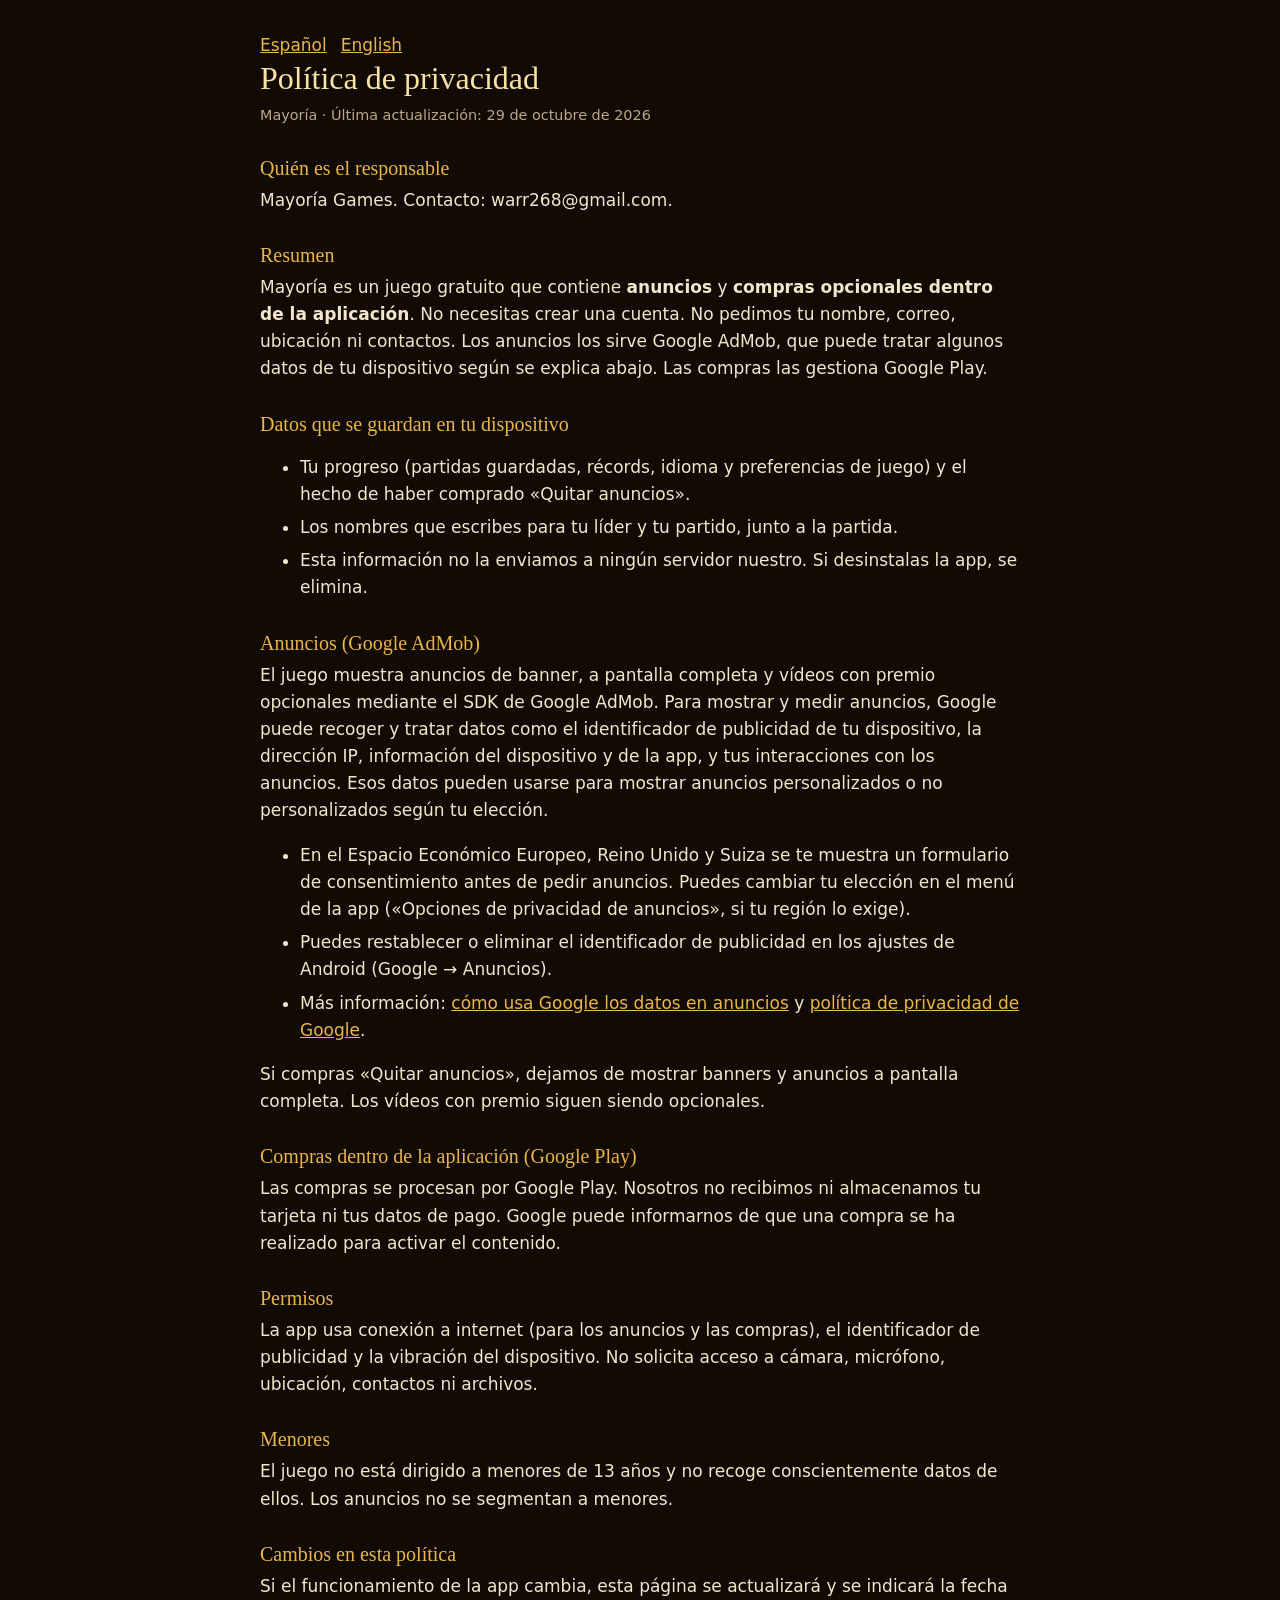
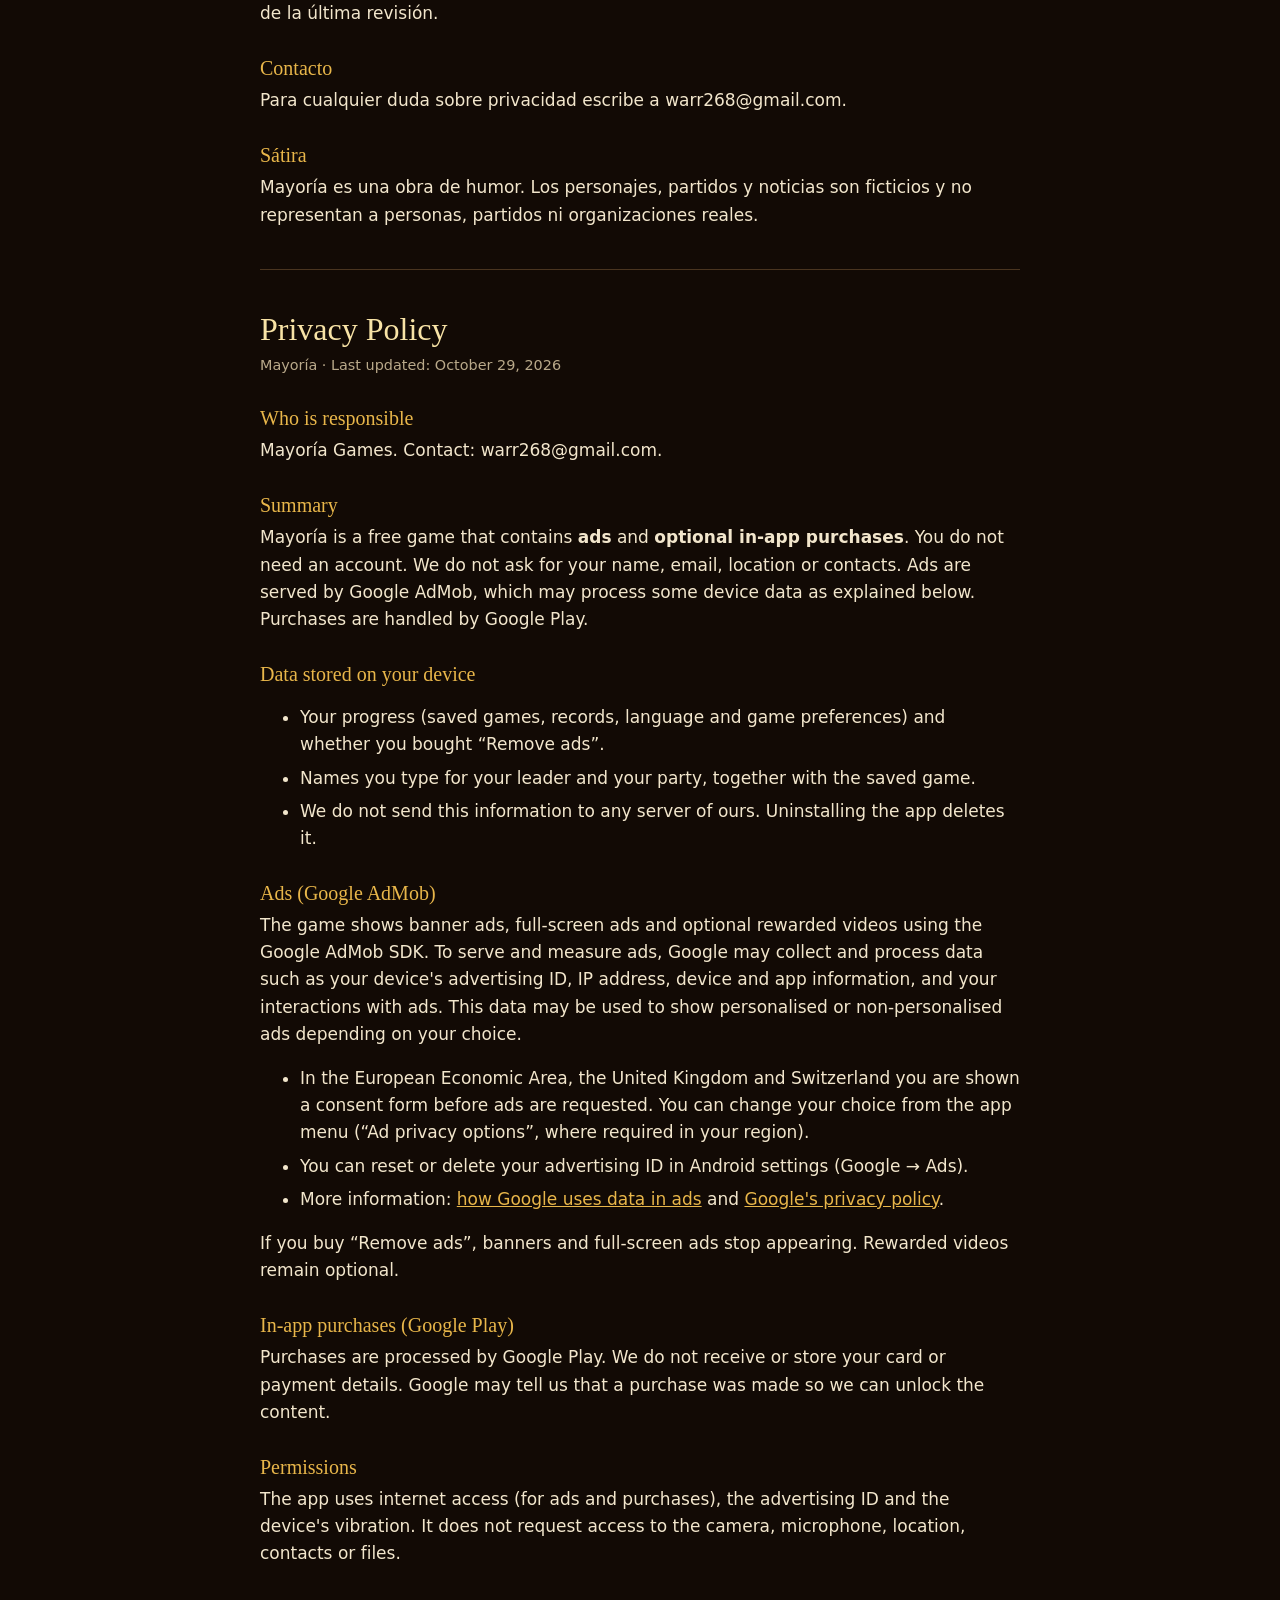
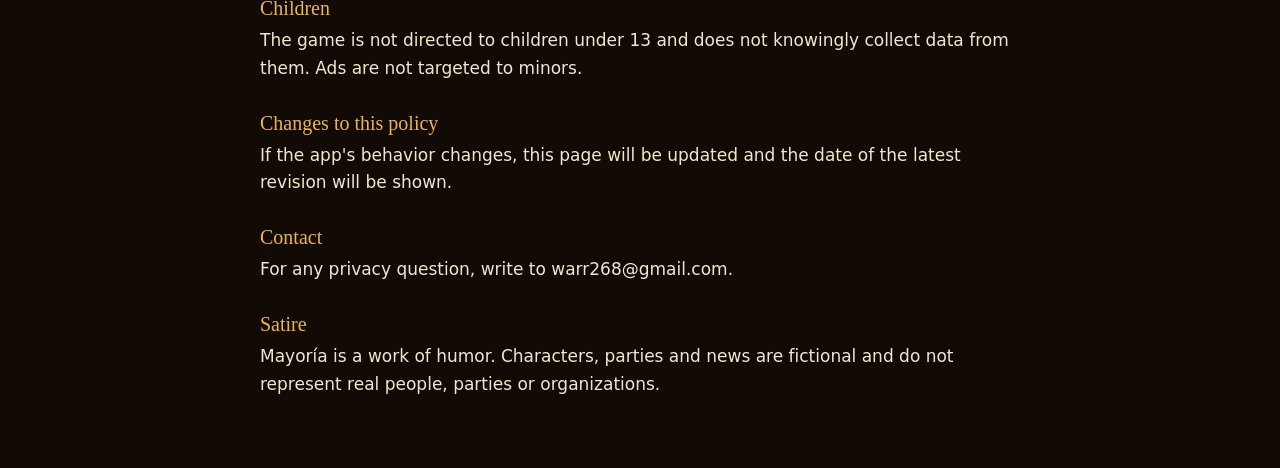
<file: index.html>
<!doctype html>
<html lang="es">
<head>
<meta charset="utf-8">
<meta name="viewport" content="width=device-width,initial-scale=1">
<title>Política de privacidad · Mayoría</title>
<style>
 body{margin:0;background:#120A05;color:#F2E6CC;font:17px/1.6 system-ui,-apple-system,"Segoe UI",Roboto,sans-serif}
 main{max-width:760px;margin:0 auto;padding:32px 20px 64px}
 h1{font:400 2rem/1.2 Georgia,serif;color:#F8E3A6;margin:0 0 4px}
 h2{font:400 1.25rem/1.3 Georgia,serif;color:#E8B64A;margin:28px 0 6px}
 p,li{margin:6px 0}
 a{color:#E8B64A}
 .m{color:#B9A98A;font-size:.9rem}
 hr{border:0;border-top:1px solid #4a3520;margin:40px 0}
 nav a{margin-right:14px}
</style>
</head>
<body>
<main>
<nav><a href="#es">Español</a><a href="#en">English</a></nav>

<section id="es">
<h1>Política de privacidad</h1>
<p class="m">Mayoría · Última actualización: 29 de octubre de 2026</p>

<h2>Quién es el responsable</h2>
<p>Mayoría Games. Contacto: warr268@gmail.com.</p>

<h2>Resumen</h2>
<p>Mayoría es un juego gratuito que contiene <b>anuncios</b> y <b>compras opcionales dentro de la aplicación</b>. No necesitas crear una cuenta. No pedimos tu nombre, correo, ubicación ni contactos. Los anuncios los sirve Google AdMob, que puede tratar algunos datos de tu dispositivo según se explica abajo. Las compras las gestiona Google Play.</p>

<h2>Datos que se guardan en tu dispositivo</h2>
<ul>
<li>Tu progreso (partidas guardadas, récords, idioma y preferencias de juego) y el hecho de haber comprado «Quitar anuncios».</li>
<li>Los nombres que escribes para tu líder y tu partido, junto a la partida.</li>
<li>Esta información no la enviamos a ningún servidor nuestro. Si desinstalas la app, se elimina.</li>
</ul>

<h2>Anuncios (Google AdMob)</h2>
<p>El juego muestra anuncios de banner, a pantalla completa y vídeos con premio opcionales mediante el SDK de Google AdMob. Para mostrar y medir anuncios, Google puede recoger y tratar datos como el identificador de publicidad de tu dispositivo, la dirección IP, información del dispositivo y de la app, y tus interacciones con los anuncios. Esos datos pueden usarse para mostrar anuncios personalizados o no personalizados según tu elección.</p>
<ul>
<li>En el Espacio Económico Europeo, Reino Unido y Suiza se te muestra un formulario de consentimiento antes de pedir anuncios. Puedes cambiar tu elección en el menú de la app («Opciones de privacidad de anuncios», si tu región lo exige).</li>
<li>Puedes restablecer o eliminar el identificador de publicidad en los ajustes de Android (Google → Anuncios).</li>
<li>Más información: <a href="https://policies.google.com/technologies/ads">cómo usa Google los datos en anuncios</a> y <a href="https://policies.google.com/privacy">política de privacidad de Google</a>.</li>
</ul>
<p>Si compras «Quitar anuncios», dejamos de mostrar banners y anuncios a pantalla completa. Los vídeos con premio siguen siendo opcionales.</p>

<h2>Compras dentro de la aplicación (Google Play)</h2>
<p>Las compras se procesan por Google Play. Nosotros no recibimos ni almacenamos tu tarjeta ni tus datos de pago. Google puede informarnos de que una compra se ha realizado para activar el contenido.</p>

<h2>Permisos</h2>
<p>La app usa conexión a internet (para los anuncios y las compras), el identificador de publicidad y la vibración del dispositivo. No solicita acceso a cámara, micrófono, ubicación, contactos ni archivos.</p>

<h2>Menores</h2>
<p>El juego no está dirigido a menores de 13 años y no recoge conscientemente datos de ellos. Los anuncios no se segmentan a menores.</p>

<h2>Cambios en esta política</h2>
<p>Si el funcionamiento de la app cambia, esta página se actualizará y se indicará la fecha de la última revisión.</p>

<h2>Contacto</h2>
<p>Para cualquier duda sobre privacidad escribe a warr268@gmail.com.</p>

<h2>Sátira</h2>
<p>Mayoría es una obra de humor. Los personajes, partidos y noticias son ficticios y no representan a personas, partidos ni organizaciones reales.</p>
</section>

<hr>

<section id="en">
<h1>Privacy Policy</h1>
<p class="m">Mayoría · Last updated: October 29, 2026</p>

<h2>Who is responsible</h2>
<p>Mayoría Games. Contact: warr268@gmail.com.</p>

<h2>Summary</h2>
<p>Mayoría is a free game that contains <b>ads</b> and <b>optional in-app purchases</b>. You do not need an account. We do not ask for your name, email, location or contacts. Ads are served by Google AdMob, which may process some device data as explained below. Purchases are handled by Google Play.</p>

<h2>Data stored on your device</h2>
<ul>
<li>Your progress (saved games, records, language and game preferences) and whether you bought “Remove ads”.</li>
<li>Names you type for your leader and your party, together with the saved game.</li>
<li>We do not send this information to any server of ours. Uninstalling the app deletes it.</li>
</ul>

<h2>Ads (Google AdMob)</h2>
<p>The game shows banner ads, full-screen ads and optional rewarded videos using the Google AdMob SDK. To serve and measure ads, Google may collect and process data such as your device's advertising ID, IP address, device and app information, and your interactions with ads. This data may be used to show personalised or non-personalised ads depending on your choice.</p>
<ul>
<li>In the European Economic Area, the United Kingdom and Switzerland you are shown a consent form before ads are requested. You can change your choice from the app menu (“Ad privacy options”, where required in your region).</li>
<li>You can reset or delete your advertising ID in Android settings (Google → Ads).</li>
<li>More information: <a href="https://policies.google.com/technologies/ads">how Google uses data in ads</a> and <a href="https://policies.google.com/privacy">Google's privacy policy</a>.</li>
</ul>
<p>If you buy “Remove ads”, banners and full-screen ads stop appearing. Rewarded videos remain optional.</p>

<h2>In-app purchases (Google Play)</h2>
<p>Purchases are processed by Google Play. We do not receive or store your card or payment details. Google may tell us that a purchase was made so we can unlock the content.</p>

<h2>Permissions</h2>
<p>The app uses internet access (for ads and purchases), the advertising ID and the device's vibration. It does not request access to the camera, microphone, location, contacts or files.</p>

<h2>Children</h2>
<p>The game is not directed to children under 13 and does not knowingly collect data from them. Ads are not targeted to minors.</p>

<h2>Changes to this policy</h2>
<p>If the app's behavior changes, this page will be updated and the date of the latest revision will be shown.</p>

<h2>Contact</h2>
<p>For any privacy question, write to warr268@gmail.com.</p>

<h2>Satire</h2>
<p>Mayoría is a work of humor. Characters, parties and news are fictional and do not represent real people, parties or organizations.</p>
</section>
</main>
</body>
</html>
</file>
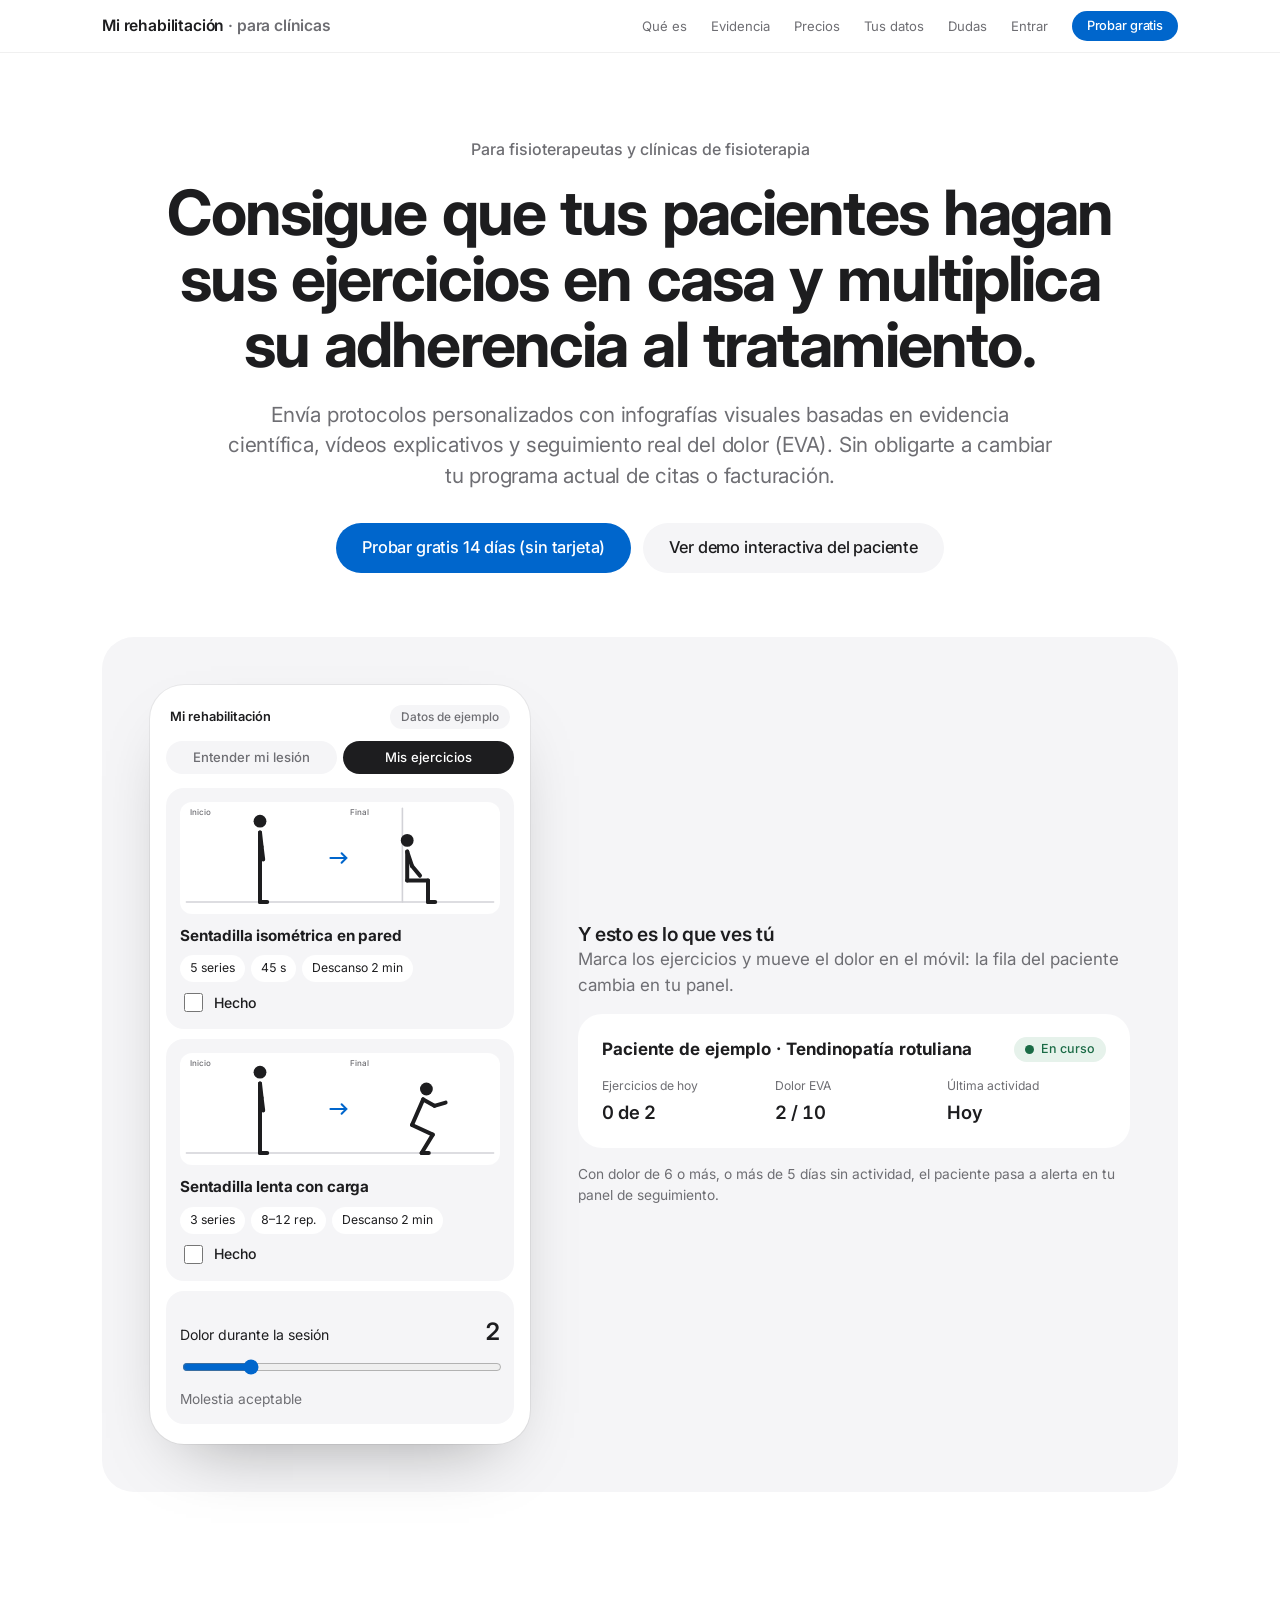
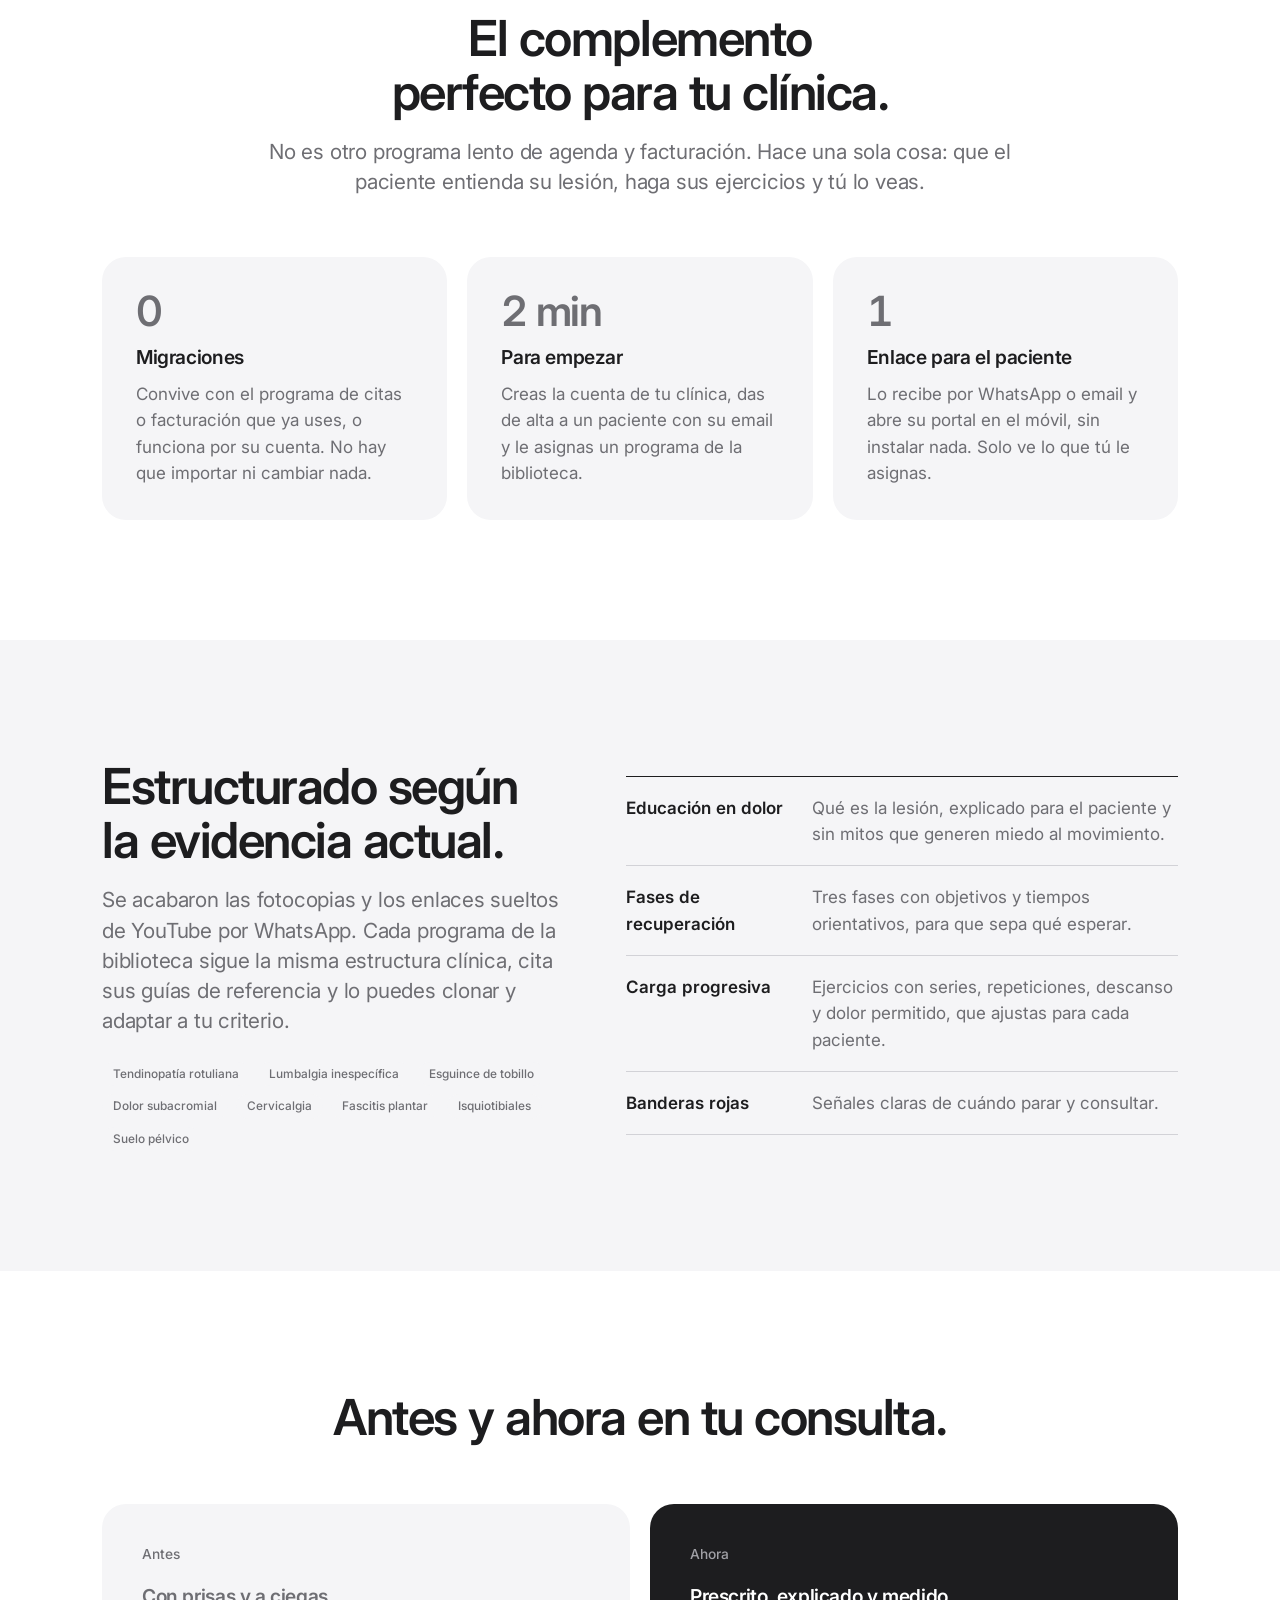
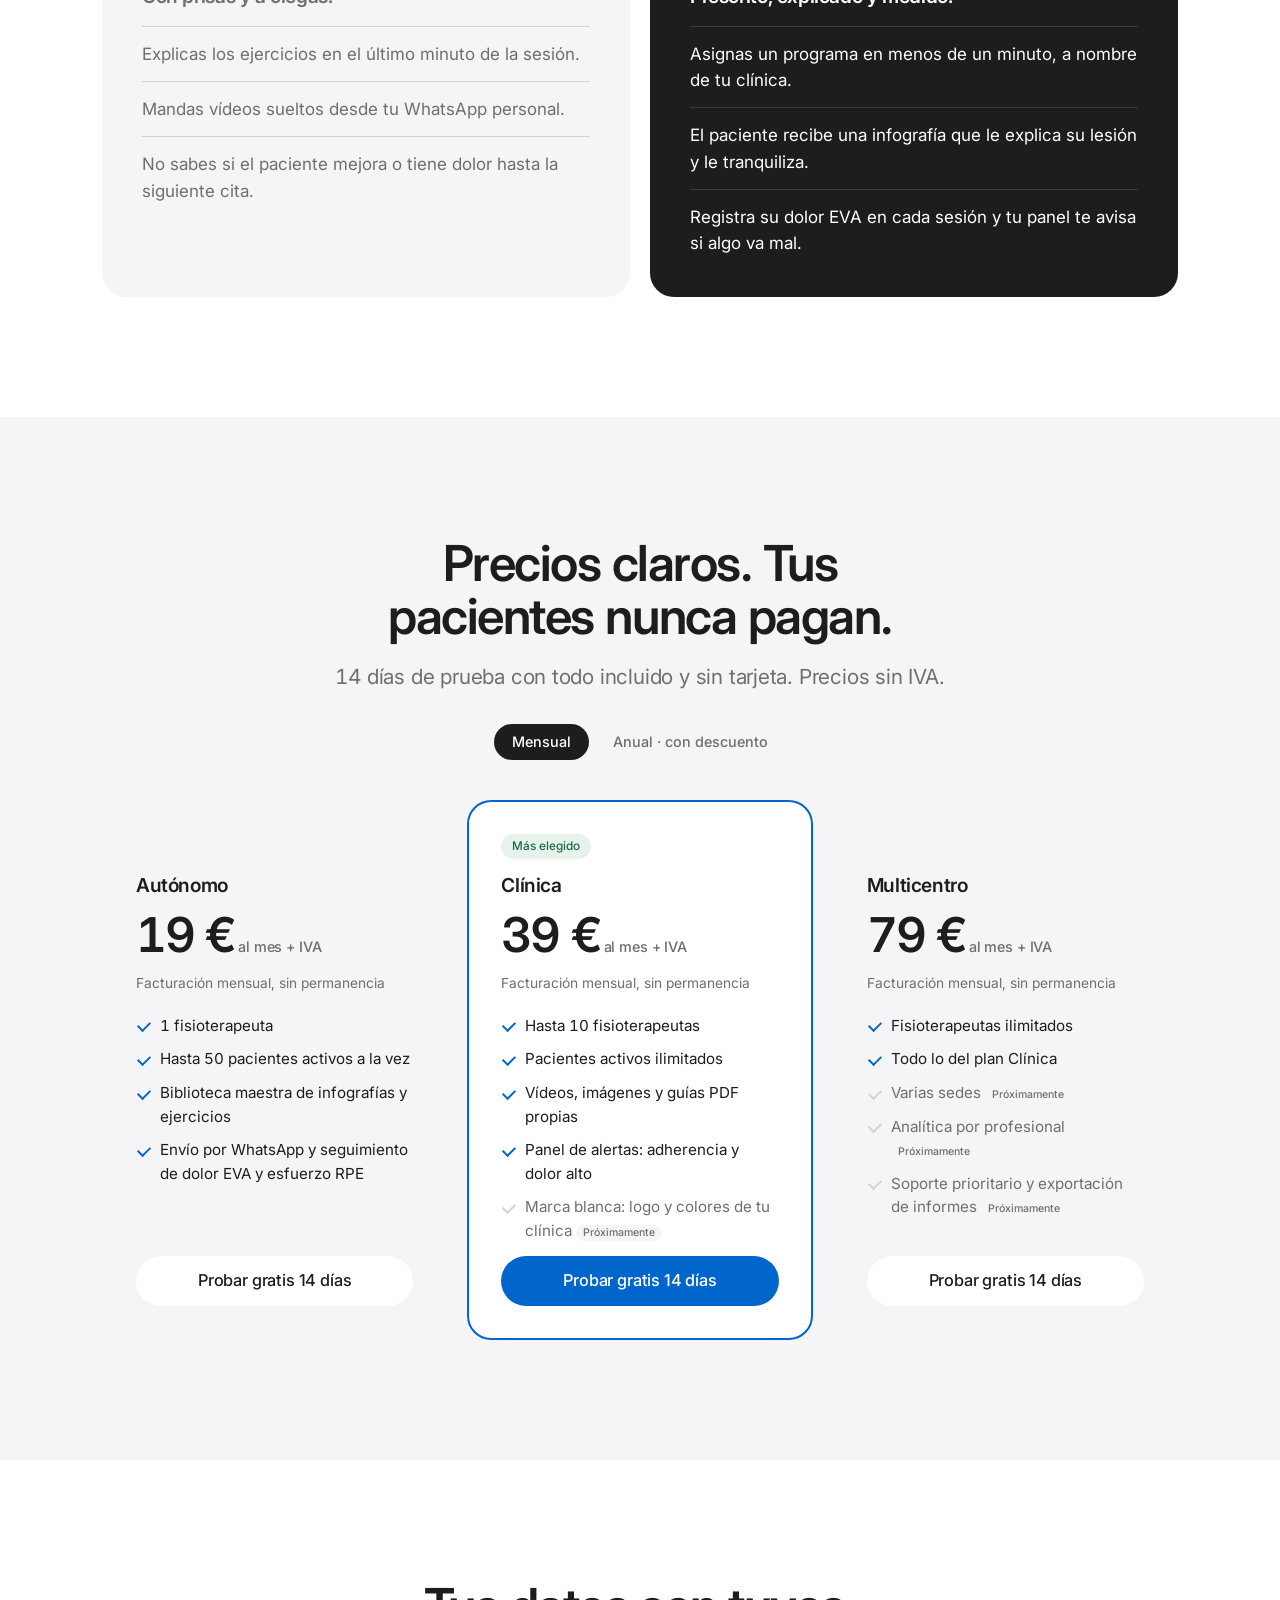
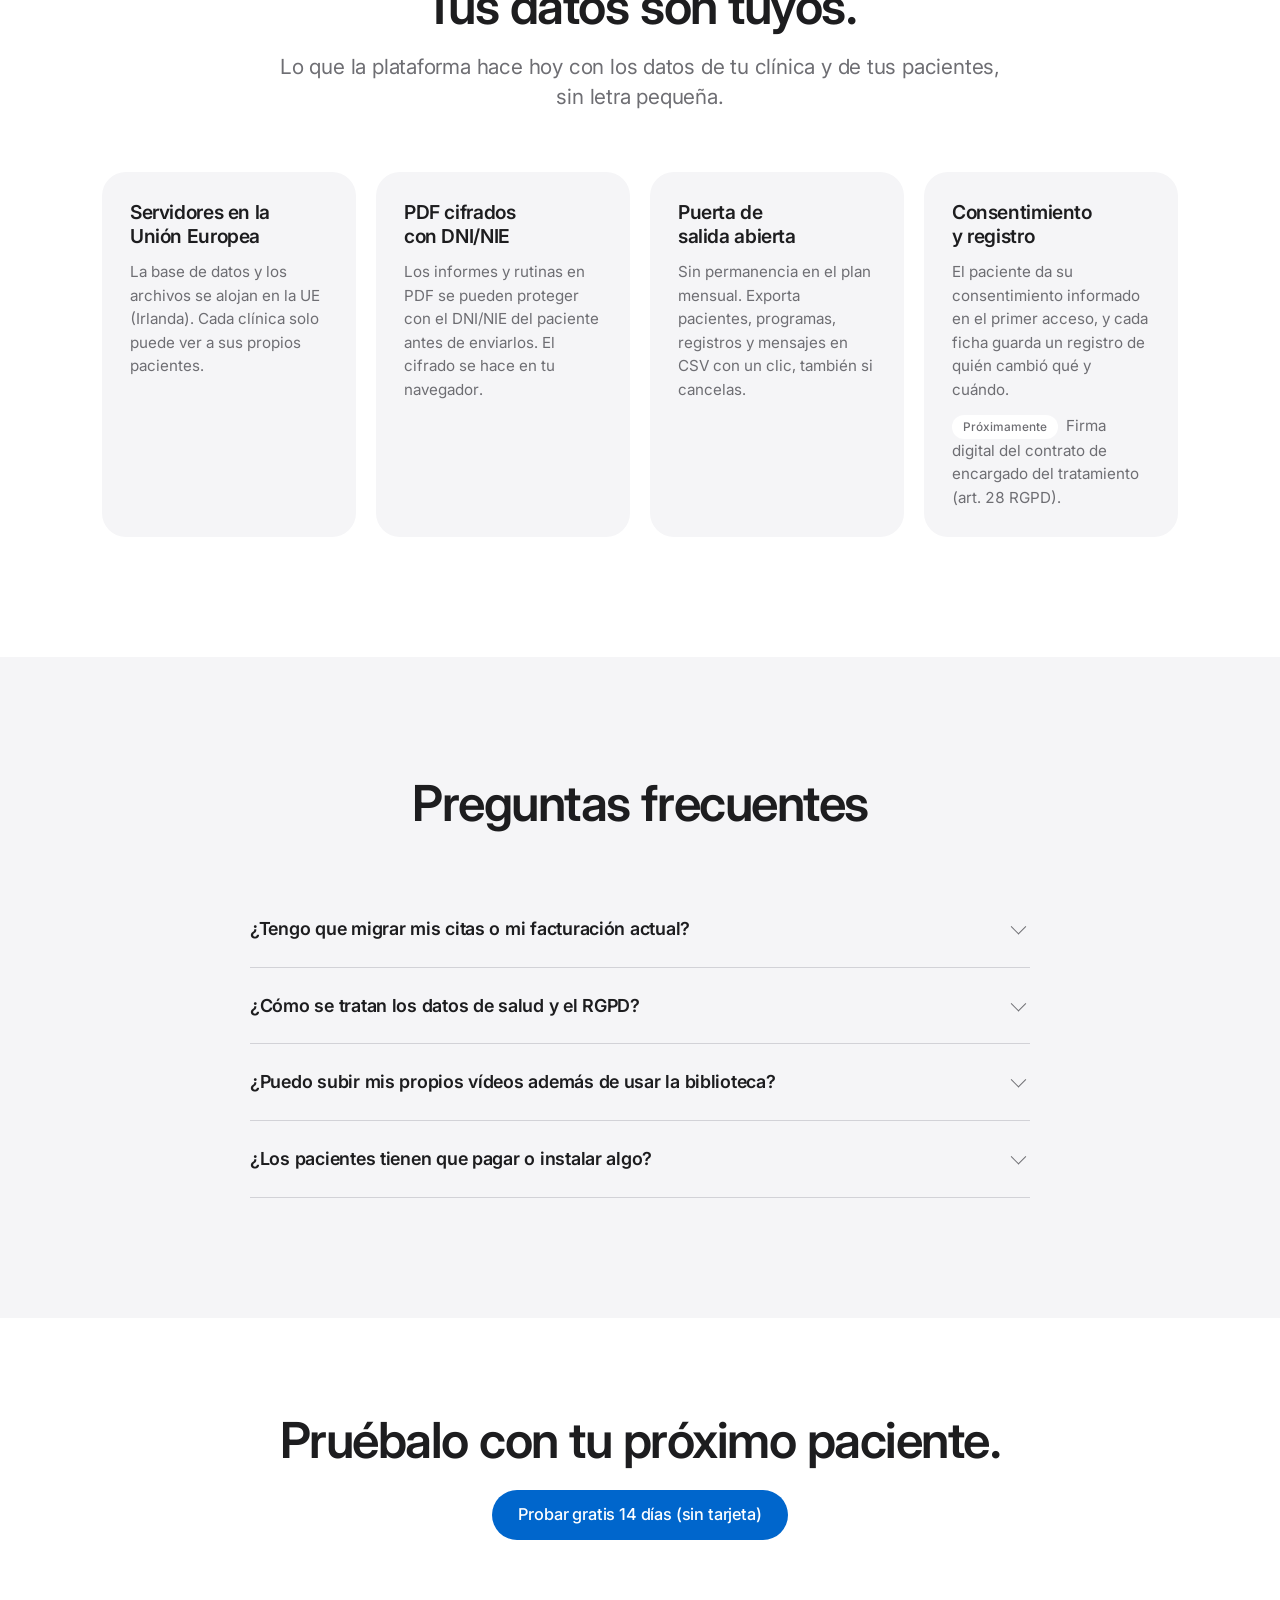
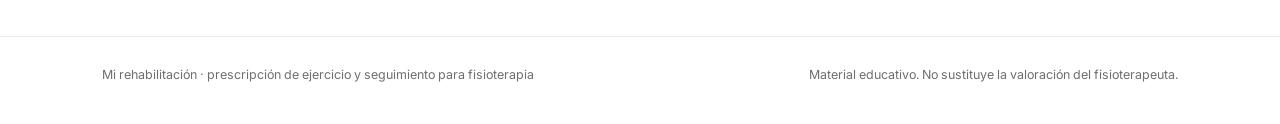
<file: consulta-fisio/index.html>
<!doctype html>
<html lang="es">
<head>
<meta charset="utf-8">
<meta name="viewport" content="width=device-width,initial-scale=1,viewport-fit=cover">
<title>Mi rehabilitación para clínicas</title>
<meta name="claude:viewport-fit-sides" content="cover">
<meta name="description" content="Prescripción de ejercicio, infografías educativas y seguimiento del dolor para clínicas de fisioterapia. Convive con tu programa de citas.">
<link rel="stylesheet" href="https://fonts.googleapis.com/css2?family=Inter:wght@400;500;600;700&display=swap">
<style>
/* Layout: lujo clínico limpio, el mismo sistema que la aplicación. Hero centrado; la demo (móvil del paciente + panel del fisio)
   es la "foto de producto"; bandas blanco / gris sin bordes duros. Aspecto único en claro, por decisión de diseño. */
:root{
  color-scheme:light;
  --white:#FFFFFF; --grey:#F5F5F7; --ink:#1D1D1F; --muted:#6E6E73; --hair:#D2D2D7; --hair-soft:#E8E8ED;
  --accent:#0066CC; --accent-press:#0055AD; --on-accent:#FFFFFF; --tint:#E3EEFA;
  --ok:#1B6B46; --ok-bg:#E6F2EB; --bad:#A83A32; --bad-bg:#F8E9E7; --warn:#7A5B12; --warn-bg:#F6EFD9;
  --font:"Inter",-apple-system,BlinkMacSystemFont,"Helvetica Neue","Segoe UI",Arial,sans-serif;
  --ease:cubic-bezier(0.16,1,0.3,1);
  --r:24px;
}
*{box-sizing:border-box}
html{scroll-behavior:smooth}
body{margin:0;background:var(--white);color:var(--ink);font:400 17px/1.55 var(--font);-webkit-font-smoothing:antialiased;font-variant-numeric:tabular-nums}
body::before{content:"";position:fixed;inset:0 0 auto;height:env(safe-area-inset-top,0px);z-index:10;background:var(--white)}
.wrap{max-width:1120px;margin:0 auto;padding-left:max(22px,env(safe-area-inset-left,0px));padding-right:max(22px,env(safe-area-inset-right,0px))}
h1,h2,h3,p{margin:0}
h1,h2,h3{text-wrap:balance}
h1{font-size:clamp(2.1rem,5vw,3.9rem);line-height:1.06;letter-spacing:-.03em;font-weight:700}
h2{font-size:clamp(1.9rem,4.2vw,3.1rem);line-height:1.08;letter-spacing:-.03em;font-weight:600}
h3{font-size:1.2rem;line-height:1.25;letter-spacing:-.02em;font-weight:600}
a{color:inherit}
.muted{color:var(--muted)}
.small{font-size:.86rem}
.sub{font-size:clamp(1.05rem,1.8vw,1.3rem);line-height:1.45;color:var(--muted);letter-spacing:-.01em}
:focus-visible{outline:2px solid var(--accent);outline-offset:3px;border-radius:6px}

.nav{position:sticky;top:env(safe-area-inset-top,0px);z-index:9;background:rgba(255,255,255,.72);-webkit-backdrop-filter:saturate(180%) blur(20px);backdrop-filter:saturate(180%) blur(20px);border-bottom:1px solid rgba(0,0,0,.06)}
.nav .wrap{display:flex;align-items:center;justify-content:space-between;gap:16px;min-height:52px}
.brand{font-weight:600;font-size:.98rem;letter-spacing:-.01em;text-decoration:none;white-space:nowrap}
.nav nav{display:flex;align-items:center;gap:24px;font-size:.82rem}
.nav nav a{text-decoration:none;color:var(--muted);transition:color .3s var(--ease)}
.nav nav a:hover{color:var(--ink)}
@media (max-width:860px){.nav nav a.l{display:none}}

.pill,.ghost{display:inline-flex;align-items:center;justify-content:center;border-radius:999px;font:500 1.02rem/1.1 var(--font);letter-spacing:-.01em;text-decoration:none;padding:16px 26px;border:0;cursor:pointer;transition:background .4s var(--ease),transform .4s var(--ease);text-align:center}
.pill{background:var(--accent);color:var(--on-accent)}
.nav nav a.pill{color:var(--on-accent);padding:8px 15px;font-size:.8rem}
.pill:hover{background:var(--accent-press)}
.ghost{background:var(--grey);color:var(--ink)}
.ghost:hover{background:var(--hair-soft)}
.chip{display:inline-block;border-radius:999px;font:500 .74rem/1.2 var(--font);padding:5px 11px;background:var(--grey);color:var(--muted)}
.chip.ok{background:var(--ok-bg);color:var(--ok)}
.sem{display:inline-flex;align-items:center;gap:7px;border-radius:999px;padding:5px 11px;font:500 .78rem/1.2 var(--font);white-space:nowrap}
.sem i{width:9px;height:9px;border-radius:50%;background:currentColor}
.sem.green{background:var(--ok-bg);color:var(--ok)}.sem.amber{background:var(--warn-bg);color:var(--warn)}.sem.red{background:var(--bad-bg);color:var(--bad)}

.hero{text-align:center;padding-block:84px 0}
.hero .kicker{font-size:1rem;font-weight:500;color:var(--muted);margin-bottom:18px}
.hero h1{max-width:19em;margin:0 auto 22px}
.hero .sub{max-width:40em;margin:0 auto 32px}
.cta{display:flex;flex-wrap:wrap;gap:12px;justify-content:center;align-items:center}
@media (max-width:760px){.hero{padding-top:52px}}

/* demo: móvil del paciente + lo que ve el fisio */
.stage{margin-top:64px;background:var(--grey);border-radius:32px;padding:48px;text-align:left;display:grid;grid-template-columns:minmax(0,380px) minmax(0,1fr);gap:48px;align-items:center}
@media (max-width:900px){.stage{grid-template-columns:minmax(0,1fr);padding:18px 14px 26px;border-radius:24px;gap:26px;margin-top:44px}}
.phone{background:var(--white);border-radius:34px;box-shadow:0 30px 70px -36px rgba(0,0,0,.4),0 0 0 1px rgba(0,0,0,.06);padding:18px 16px 20px;min-width:0;max-width:380px;width:100%;margin:0 auto}
.phone .bar{display:flex;justify-content:space-between;align-items:center;font-size:.8rem;font-weight:600;padding:2px 4px 12px}
.ptabs{display:flex;gap:6px;margin-bottom:14px}
.ptabs button{flex:1;appearance:none;border:0;border-radius:999px;background:var(--grey);color:var(--muted);font:500 .82rem/1 var(--font);padding:10px 8px;cursor:pointer;transition:background .4s var(--ease),color .4s var(--ease)}
.ptabs button[aria-selected="true"]{background:var(--ink);color:var(--white)}
.pcard{background:var(--grey);border-radius:18px;padding:14px;margin-top:10px;font-size:.88rem}
.pcard h4{margin:0 0 4px;font-size:.95rem;letter-spacing:-.01em}
.pcard.flag{background:var(--bad-bg)}.pcard.flag h4{color:var(--bad)}
.phases{display:grid;grid-template-columns:repeat(3,minmax(0,1fr));gap:6px;margin-top:10px}
.phases div{background:var(--white);border-radius:12px;padding:9px 8px;font-size:.72rem;border-top:3px solid var(--accent);min-width:0}
.phases b{display:block;font-size:.76rem}
.fig{background:var(--white);border-radius:12px;margin-bottom:10px}
.fig svg{display:block;width:100%;height:auto}
.fig .limb{stroke:var(--ink);stroke-width:5;stroke-linecap:round}.fig .head{fill:var(--ink)}
.fig .floor{stroke:var(--hair);stroke-width:2;stroke-linecap:round}.fig .arr{stroke:var(--accent);stroke-width:2.5;stroke-linecap:round;fill:none}.fig .cap{font:500 10px var(--font);fill:var(--muted)}
.dose{display:flex;flex-wrap:wrap;gap:6px;margin:8px 0}
.dose span{background:var(--white);border-radius:999px;padding:4px 10px;font-size:.76rem}
.done{display:flex;align-items:center;gap:8px;font-weight:500;cursor:pointer}
input[type=checkbox]{width:19px;height:19px;accent-color:var(--accent)}
.slide{display:flex;flex-direction:column;gap:2px;margin-top:8px}
.slide .top{display:flex;justify-content:space-between;align-items:baseline}
.slide output{font-size:1.5rem;font-weight:600;letter-spacing:-.03em}
input[type=range]{width:100%;height:30px;accent-color:var(--accent)}
.fisio{min-width:0;display:flex;flex-direction:column;gap:16px}
.row{background:var(--white);border-radius:var(--r);padding:22px 24px;display:grid;grid-template-columns:repeat(3,minmax(0,1fr));gap:14px;align-items:center}
.row .who{grid-column:1/-1;display:flex;justify-content:space-between;align-items:center;gap:10px;flex-wrap:wrap}
.row dt{font-size:.76rem;color:var(--muted)}.row dd{margin:2px 0 0;font-weight:600;font-size:1.15rem;letter-spacing:-.02em}
dl{margin:0}
@keyframes bump{from{transform:translateY(5px);opacity:.2}to{transform:none;opacity:1}}
.bump{animation:bump .6s var(--ease)}

section{padding-block:120px}
.grey{background:var(--grey)}
.head{text-align:center;max-width:44em;margin:0 auto 60px;display:flex;flex-direction:column;gap:18px}
@media (max-width:760px){section{padding-block:80px}.head{margin-bottom:40px}}
.three{display:grid;grid-template-columns:repeat(3,minmax(0,1fr));gap:20px}
@media (max-width:860px){.three{grid-template-columns:minmax(0,1fr)}}
.four{display:grid;grid-template-columns:repeat(4,minmax(0,1fr));gap:20px}
@media (max-width:1000px){.four{grid-template-columns:repeat(2,minmax(0,1fr))}}
@media (max-width:560px){.four{grid-template-columns:minmax(0,1fr)}}
.four .card{padding:28px}
.four .card p{font-size:.95rem}
.four .card .chip{background:var(--white);margin-right:4px}
.card{background:var(--grey);border-radius:var(--r);padding:34px;min-width:0;display:flex;flex-direction:column;gap:12px;transition:transform .6s var(--ease)}
.card:hover{transform:scale(1.015)}
.grey .card{background:var(--white)}
.card p{color:var(--muted)}
.card .fignum{font-size:2.6rem;line-height:1;font-weight:600;letter-spacing:-.04em}
.split{display:grid;grid-template-columns:minmax(0,5fr) minmax(0,6fr);gap:64px;align-items:center}
@media (max-width:900px){.split{grid-template-columns:minmax(0,1fr);gap:36px}}
.split .head{text-align:left;margin:0}
.kv{list-style:none;margin:0;padding:0;border-top:1px solid var(--ink)}
.kv li{display:grid;grid-template-columns:minmax(0,10em) minmax(0,1fr);gap:16px;padding:18px 0;border-bottom:1px solid var(--hair)}
.kv b{font-weight:600}.kv span{color:var(--muted)}
@media (max-width:560px){.kv li{grid-template-columns:minmax(0,1fr);gap:4px}}
.tags{display:flex;flex-wrap:wrap;gap:8px;margin-top:8px}
.vs{display:grid;grid-template-columns:repeat(2,minmax(0,1fr));gap:20px}
@media (max-width:760px){.vs{grid-template-columns:minmax(0,1fr)}}
.vs article{border-radius:var(--r);padding:40px;min-width:0;display:flex;flex-direction:column;gap:18px}
.vs .before{background:var(--grey);color:var(--muted)}
.vs .now{background:var(--ink);color:var(--white)}
.vs ul{margin:0;padding:0;list-style:none;display:flex;flex-direction:column;gap:14px}
.vs li{padding-top:14px;border-top:1px solid var(--hair)}
.vs .now li{border-top-color:#3A3A3C}
.vs .now .lab{color:#A1A1A6}
.lab{font-size:.86rem;font-weight:500}

.toggle{display:flex;gap:6px;justify-content:center;margin:-28px 0 40px}
.toggle button{appearance:none;border:0;border-radius:999px;background:var(--grey);color:var(--muted);font:500 .9rem/1 var(--font);padding:11px 18px;cursor:pointer;transition:background .4s var(--ease),color .4s var(--ease)}
.toggle button[aria-pressed="true"]{background:var(--ink);color:var(--white)}
.plans{display:grid;grid-template-columns:repeat(3,minmax(0,1fr));gap:20px;align-items:stretch}
@media (max-width:900px){.plans{grid-template-columns:minmax(0,1fr)}}
.plan{background:var(--grey);border-radius:var(--r);padding:34px;display:flex;flex-direction:column;gap:14px;min-width:0}
.plan.best{background:var(--white);box-shadow:inset 0 0 0 2px var(--accent)}
.plan .price{font-size:3rem;line-height:1;font-weight:600;letter-spacing:-.04em}
.plan .price small{font-size:.3em;font-weight:500;letter-spacing:-.01em;color:var(--muted)}
.plan ul{margin:6px 0 0;padding:0;list-style:none;display:flex;flex-direction:column;gap:10px;flex:1;font-size:.95rem}
.plan li{padding-left:24px;position:relative}
.plan li::before{content:"";position:absolute;left:2px;top:.5em;width:10px;height:6px;border-left:2px solid var(--accent);border-bottom:2px solid var(--accent);transform:rotate(-45deg)}
.plan li.soon{color:var(--muted)}.plan li.soon::before{border-color:var(--hair)}
.faq{max-width:780px;margin:0 auto}
details{border-bottom:1px solid var(--hair)}
summary{cursor:pointer;list-style:none;padding:24px 40px 24px 0;font-size:1.12rem;font-weight:600;letter-spacing:-.015em;position:relative}
summary::-webkit-details-marker{display:none}
summary::after{content:"";position:absolute;right:6px;top:50%;width:10px;height:10px;border-right:1.5px solid var(--muted);border-bottom:1.5px solid var(--muted);transform:translateY(-70%) rotate(45deg);transition:transform .5s var(--ease)}
details[open] summary::after{transform:translateY(-30%) rotate(-135deg)}
details p{padding:0 0 26px;color:var(--muted);max-width:60ch}
.final{text-align:center;display:flex;flex-direction:column;gap:22px;align-items:center}
footer{padding-block:28px 40px;font-size:.78rem;color:var(--muted);border-top:1px solid var(--hair-soft)}
footer .wrap{display:flex;flex-wrap:wrap;gap:8px 28px;justify-content:space-between}
@media (prefers-reduced-motion:reduce){*{transition:none!important;animation:none!important}html{scroll-behavior:auto}}
</style>

<header class="nav">
  <div class="wrap">
    <a class="brand" href="#inicio">Mi rehabilitación <span class="muted">· para clínicas</span></a>
    <nav>
      <a class="l" href="#complemento">Qué es</a>
      <a class="l" href="#evidencia">Evidencia</a>
      <a class="l" href="#precios">Precios</a>
      <a class="l" href="#datos">Tus datos</a>
      <a class="l" href="#dudas">Dudas</a>
      <a class="l" data-app="admin.html" href="#">Entrar</a>
      <a class="pill" data-app="admin.html" href="#">Probar gratis</a>
    </nav>
  </div>
</header>

<main id="inicio">
<div class="wrap hero">
  <p class="kicker">Para fisioterapeutas y clínicas de fisioterapia</p>
  <h1>Consigue que tus pacientes hagan sus ejercicios en casa y multiplica su adherencia al tratamiento.</h1>
  <p class="sub">Envía protocolos personalizados con infografías visuales basadas en evidencia científica, vídeos explicativos y seguimiento real del dolor (EVA). Sin obligarte a cambiar tu programa actual de citas o facturación.</p>
  <div class="cta">
    <a class="pill" data-app="admin.html" href="#">Probar gratis 14 días (sin tarjeta)</a>
    <a class="ghost" href="#demo">Ver demo interactiva del paciente</a>
  </div>

  <div class="stage" id="demo">
    <div class="phone" aria-label="Demostración del portal del paciente">
      <div class="bar"><span>Mi rehabilitación</span><span class="chip">Datos de ejemplo</span></div>
      <div class="ptabs" role="tablist" aria-label="Pestañas del programa">
        <button type="button" role="tab" id="pt-lesion" aria-controls="pp-lesion" aria-selected="false">Entender mi lesión</button>
        <button type="button" role="tab" id="pt-ej" aria-controls="pp-ej" aria-selected="true">Mis ejercicios</button>
      </div>
      <div id="pp-lesion" role="tabpanel" aria-labelledby="pt-lesion" hidden>
        <div class="pcard"><h4>Tendinopatía rotuliana</h4>Dolor justo debajo de la rótula cuando el tendón recibe más carga de la que tolera. No se cura con reposo: necesita carga bien dosificada.
          <div class="phases"><div><b>Fase 1</b>Control de síntomas</div><div><b>Fase 2</b>Fuerza base</div><div><b>Fase 3</b>Vuelta al salto</div></div></div>
        <div class="pcard flag"><h4>Cuándo parar y consultar</h4>Rodilla hinchada o caliente, dolor nocturno que no cede o un chasquido brusco.</div>
      </div>
      <div id="pp-ej" role="tabpanel" aria-labelledby="pt-ej">
        <div class="pcard"><div class="fig" id="fig-1"></div><h4>Sentadilla isométrica en pared</h4>
          <div class="dose"><span>5 series</span><span>45 s</span><span>Descanso 2 min</span></div>
          <label class="done"><input type="checkbox" id="d-ex1"> Hecho</label></div>
        <div class="pcard"><div class="fig" id="fig-2"></div><h4>Sentadilla lenta con carga</h4>
          <div class="dose"><span>3 series</span><span>8–12 rep.</span><span>Descanso 2 min</span></div>
          <label class="done"><input type="checkbox" id="d-ex2"> Hecho</label></div>
        <div class="pcard"><label class="slide" for="d-eva"><span class="top"><span>Dolor durante la sesión</span><output id="d-eva-out">2</output></span></label>
          <input type="range" id="d-eva" min="0" max="10" step="1" value="2" aria-label="Dolor de 0 a 10"><span class="small muted" id="d-eva-word">Molestia aceptable</span></div>
      </div>
    </div>

    <div class="fisio">
      <div><h3>Y esto es lo que ves tú</h3><p class="muted">Marca los ejercicios y mueve el dolor en el móvil: la fila del paciente cambia en tu panel.</p></div>
      <dl class="row" aria-live="polite">
        <div class="who"><b>Paciente de ejemplo · Tendinopatía rotuliana</b><span class="sem green" id="d-state"><i></i><span id="d-state-t">En curso</span></span></div>
        <div><dt>Ejercicios de hoy</dt><dd id="d-done">0 de 2</dd></div>
        <div><dt>Dolor EVA</dt><dd id="d-pain">2 / 10</dd></div>
        <div><dt>Última actividad</dt><dd>Hoy</dd></div>
      </dl>
      <p class="small muted">Con dolor de 6 o más, o más de 5 días sin actividad, el paciente pasa a alerta en tu panel de seguimiento.</p>
    </div>
  </div>
</div>

<section id="complemento">
  <div class="wrap">
    <div class="head">
      <h2>El complemento perfecto para tu clínica.</h2>
      <p class="sub">No es otro programa lento de agenda y facturación. Hace una sola cosa: que el paciente entienda su lesión, haga sus ejercicios y tú lo veas.</p>
    </div>
    <div class="three">
      <article class="card"><p class="fignum">0</p><h3>Migraciones</h3><p>Convive con el programa de citas o facturación que ya uses, o funciona por su cuenta. No hay que importar ni cambiar nada.</p></article>
      <article class="card"><p class="fignum">2 min</p><h3>Para empezar</h3><p>Creas la cuenta de tu clínica, das de alta a un paciente con su email y le asignas un programa de la biblioteca.</p></article>
      <article class="card"><p class="fignum">1</p><h3>Enlace para el paciente</h3><p>Lo recibe por WhatsApp o email y abre su portal en el móvil, sin instalar nada. Solo ve lo que tú le asignas.</p></article>
    </div>
  </div>
</section>

<section class="grey" id="evidencia">
  <div class="wrap split">
    <div class="head">
      <h2>Estructurado según la evidencia actual.</h2>
      <p class="sub">Se acabaron las fotocopias y los enlaces sueltos de YouTube por WhatsApp. Cada programa de la biblioteca sigue la misma estructura clínica, cita sus guías de referencia y lo puedes clonar y adaptar a tu criterio.</p>
      <div class="tags"><span class="chip">Tendinopatía rotuliana</span><span class="chip">Lumbalgia inespecífica</span><span class="chip">Esguince de tobillo</span><span class="chip">Dolor subacromial</span><span class="chip">Cervicalgia</span><span class="chip">Fascitis plantar</span><span class="chip">Isquiotibiales</span><span class="chip">Suelo pélvico</span></div>
    </div>
    <ul class="kv">
      <li><b>Educación en dolor</b><span>Qué es la lesión, explicado para el paciente y sin mitos que generen miedo al movimiento.</span></li>
      <li><b>Fases de recuperación</b><span>Tres fases con objetivos y tiempos orientativos, para que sepa qué esperar.</span></li>
      <li><b>Carga progresiva</b><span>Ejercicios con series, repeticiones, descanso y dolor permitido, que ajustas para cada paciente.</span></li>
      <li><b>Banderas rojas</b><span>Señales claras de cuándo parar y consultar.</span></li>
    </ul>
  </div>
</section>

<section id="antes-ahora">
  <div class="wrap">
    <div class="head"><h2>Antes y ahora en tu consulta.</h2></div>
    <div class="vs">
      <article class="before"><p class="lab">Antes</p><h3>Con prisas y a ciegas.</h3>
        <ul><li>Explicas los ejercicios en el último minuto de la sesión.</li><li>Mandas vídeos sueltos desde tu WhatsApp personal.</li><li>No sabes si el paciente mejora o tiene dolor hasta la siguiente cita.</li></ul></article>
      <article class="now"><p class="lab">Ahora</p><h3>Prescrito, explicado y medido.</h3>
        <ul><li>Asignas un programa en menos de un minuto, a nombre de tu clínica.</li><li>El paciente recibe una infografía que le explica su lesión y le tranquiliza.</li><li>Registra su dolor EVA en cada sesión y tu panel te avisa si algo va mal.</li></ul></article>
    </div>
  </div>
</section>

<section class="grey" id="precios">
  <div class="wrap">
    <div class="head"><h2>Precios claros. Tus pacientes nunca pagan.</h2><p class="sub">14 días de prueba con todo incluido y sin tarjeta. Precios sin IVA.</p></div>
    <div class="toggle" role="group" aria-label="Periodo de facturación">
      <button type="button" id="per-m" aria-pressed="true">Mensual</button>
      <button type="button" id="per-y" aria-pressed="false">Anual · con descuento</button>
    </div>
    <div class="plans" id="plans"></div>
  </div>
</section>

<section id="datos">
  <div class="wrap">
    <div class="head">
      <h2>Tus datos son tuyos.</h2>
      <p class="sub">Lo que la plataforma hace hoy con los datos de tu clínica y de tus pacientes, sin letra pequeña.</p>
    </div>
    <div class="four">
      <article class="card"><h3>Servidores en la Unión Europea</h3><p>La base de datos y los archivos se alojan en la UE (Irlanda). Cada clínica solo puede ver a sus propios pacientes.</p></article>
      <article class="card"><h3>PDF cifrados con DNI/NIE</h3><p>Los informes y rutinas en PDF se pueden proteger con el DNI/NIE del paciente antes de enviarlos. El cifrado se hace en tu navegador.</p></article>
      <article class="card"><h3>Puerta de salida abierta</h3><p>Sin permanencia en el plan mensual. Exporta pacientes, programas, registros y mensajes en CSV con un clic, también si cancelas.</p></article>
      <article class="card"><h3>Consentimiento y registro</h3><p>El paciente da su consentimiento informado en el primer acceso, y cada ficha guarda un registro de quién cambió qué y cuándo.</p><p><span class="chip">Próximamente</span> Firma digital del contrato de encargado del tratamiento (art. 28 RGPD).</p></article>
    </div>
  </div>
</section>

<section class="grey" id="dudas">
  <div class="wrap">
    <div class="head"><h2>Preguntas frecuentes</h2></div>
    <div class="faq">
      <details><summary>¿Tengo que migrar mis citas o mi facturación actual?</summary><p>No. No gestiona citas ni facturas: es tu portal clínico de pacientes y se pone en marcha en un par de minutos, junto al programa que ya uses.</p></details>
      <details><summary>¿Cómo se tratan los datos de salud y el RGPD?</summary><p>El paciente da su consentimiento informado en su primer acceso y queda registrado con fecha. Los datos viajan cifrados, se alojan en la Unión Europea y cada clínica solo ve a sus propios pacientes. Tu clínica es la responsable del tratamiento, así que conviene firmar el contrato de encargo antes de trabajar con pacientes reales.</p></details>
      <details><summary>¿Puedo subir mis propios vídeos además de usar la biblioteca?</summary><p>Sí. Puedes crear programas desde cero, clonar los de la biblioteca y añadir tus vídeos, enlaces de YouTube o Vimeo y guías en PDF. La personalización con logo y colores de la clínica está en desarrollo.</p></details>
      <details><summary>¿Los pacientes tienen que pagar o instalar algo?</summary><p>No. Entran desde el navegador del móvil con su email y solo ven lo que su fisioterapeuta les ha asignado.</p></details>
    </div>
  </div>
</section>

<section style="padding-block:96px">
  <div class="wrap final">
    <h2>Pruébalo con tu próximo paciente.</h2>
    <a class="pill" data-app="admin.html" href="#">Probar gratis 14 días (sin tarjeta)</a>
  </div>
</section>
</main>

<footer>
  <div class="wrap">
    <span>Mi rehabilitación · prescripción de ejercicio y seguimiento para fisioterapia</span>
    <span>Material educativo. No sustituye la valoración del fisioterapeuta.</span>
  </div>
</footer>

<script>
(function(){
  var APP = "https://larom97-sys.github.io/mayoria-privacidad/consulta-fisio/app/";
  var $ = function(id){ return document.getElementById(id); };
  [].forEach.call(document.querySelectorAll("[data-app]"), function(a){ a.href = APP + a.getAttribute("data-app"); });

  /* Planes: misma configuración que la aplicación (tabla plans). m = € al mes; y = € al mes con pago anual. */
  var PLANS = [
    { name: "Autónomo", m: 19, y: 15, feats: ["1 fisioterapeuta", "Hasta 50 pacientes activos a la vez", "Biblioteca maestra de infografías y ejercicios", "Envío por WhatsApp y seguimiento de dolor EVA y esfuerzo RPE"] },
    { name: "Clínica", m: 39, y: 29, best: true, feats: ["Hasta 10 fisioterapeutas", "Pacientes activos ilimitados", "Vídeos, imágenes y guías PDF propias", "Panel de alertas: adherencia y dolor alto", ["Marca blanca: logo y colores de tu clínica"]] },
    { name: "Multicentro", m: 79, y: 65, feats: ["Fisioterapeutas ilimitados", "Todo lo del plan Clínica", ["Varias sedes"], ["Analítica por profesional"], ["Soporte prioritario y exportación de informes"]] }
  ];
  var yearly = false;
  function drawPlans(){
    $("plans").innerHTML = PLANS.map(function(p){
      return '<article class="plan' + (p.best ? " best" : "") + '">' + (p.best ? '<span class="chip ok" style="align-self:flex-start">Más elegido</span>' : '<span class="chip" style="align-self:flex-start;visibility:hidden">·</span>') +
        "<h3>" + p.name + '</h3><p class="price">' + (yearly ? p.y : p.m) + ' €<small> al mes + IVA</small></p>' +
        '<p class="small muted">' + (yearly ? "Un pago de " + (p.y * 12) + " € + IVA al año" : "Facturación mensual, sin permanencia") + "</p><ul>" +
        p.feats.map(function(f){ return typeof f === "string" ? "<li>" + f + "</li>" : '<li class="soon">' + f[0] + ' <span class="chip" style="font-size:.66rem;padding:2px 7px">Próximamente</span></li>'; }).join("") +
        '</ul><a class="' + (p.best ? "pill" : "ghost") + '" style="' + (p.best ? "" : "background:var(--white)") + '" href="' + APP + 'admin.html">Probar gratis 14 días</a></article>';
    }).join("");
    $("per-m").setAttribute("aria-pressed", !yearly); $("per-y").setAttribute("aria-pressed", yearly);
  }
  $("per-m").onclick = function(){ yearly = false; drawPlans(); };
  $("per-y").onclick = function(){ yearly = true; drawPlans(); };
  drawPlans();

  /* Demo: diagramas de ejercicio (mismas posturas esquemáticas que la aplicación). */
  var POSES = {
    stand: { head: [100, 24], sh: [100, 38], hip: [100, 72], knee: [100, 98], foot: [100, 125], elbow: [102, 56], hand: [104, 72] },
    wallsit: { head: [84, 48], sh: [84, 62], hip: [84, 98], knee: [110, 98], foot: [110, 125], elbow: [90, 80], hand: [100, 92], wall: 78 },
    squat: { head: [108, 45], sh: [104, 58], hip: [90, 90], knee: [116, 102], foot: [102, 125], elbow: [118, 66], hand: [132, 62] }
  };
  function fig(k, dx){
    var p = POSES[k], l = function(a, b){ return '<line x1="' + (a[0] + dx) + '" y1="' + a[1] + '" x2="' + (b[0] + dx) + '" y2="' + b[1] + '" class="limb"/>'; };
    return (p.wall ? '<line x1="' + (p.wall + dx) + '" y1="8" x2="' + (p.wall + dx) + '" y2="125" class="floor"/>' : "") +
      l(p.sh, p.hip) + l(p.hip, p.knee) + l(p.knee, p.foot) + l(p.foot, [p.foot[0] + 9, p.foot[1]]) + l(p.sh, p.elbow) + l(p.elbow, p.hand) +
      '<circle cx="' + (p.head[0] + dx) + '" cy="' + p.head[1] + '" r="8" class="head"/>';
  }
  function pose(a, b, title){
    return '<svg viewBox="0 0 400 140" role="img" aria-label="' + title + '"><line x1="8" y1="125" x2="392" y2="125" class="floor"/>' + fig(a, 0) + fig(b, 200) +
      '<text x="12" y="16" class="cap">Inicio</text><text x="212" y="16" class="cap">Final</text><path d="M188 70H208M202 64l6 6-6 6" class="arr"/></svg>';
  }
  $("fig-1").innerHTML = pose("stand", "wallsit", "Sentadilla isométrica en pared");
  $("fig-2").innerHTML = pose("stand", "squat", "Sentadilla lenta con carga");

  var tabs = [].slice.call(document.querySelectorAll(".ptabs [role=tab]"));
  tabs.forEach(function(t){ t.addEventListener("click", function(){
    tabs.forEach(function(o){ var on = o === t; o.setAttribute("aria-selected", on); $(o.getAttribute("aria-controls")).hidden = !on; });
  }); });

  function set(id, v){ var el = $(id); if (el.textContent === v) return; el.textContent = v; el.classList.remove("bump"); void el.offsetWidth; el.classList.add("bump"); }
  function update(){
    var eva = Number($("d-eva").value), done = ($("d-ex1").checked ? 1 : 0) + ($("d-ex2").checked ? 1 : 0);
    $("d-eva-out").textContent = eva;
    $("d-eva-word").textContent = eva <= 3 ? "Molestia aceptable" : eva <= 5 ? "Moderado: baja carga o recorrido" : "Alto: para ese ejercicio hoy";
    set("d-done", done + " de 2"); set("d-pain", eva + " / 10");
    var high = eva >= 6;
    $("d-state").className = "sem " + (high ? "red" : "green");
    set("d-state-t", high ? "Dolor alto" : "En curso");
  }
  ["d-eva", "d-ex1", "d-ex2"].forEach(function(id){ $(id).addEventListener("input", update); $(id).addEventListener("change", update); });
  update();
})();
</script>
</file>
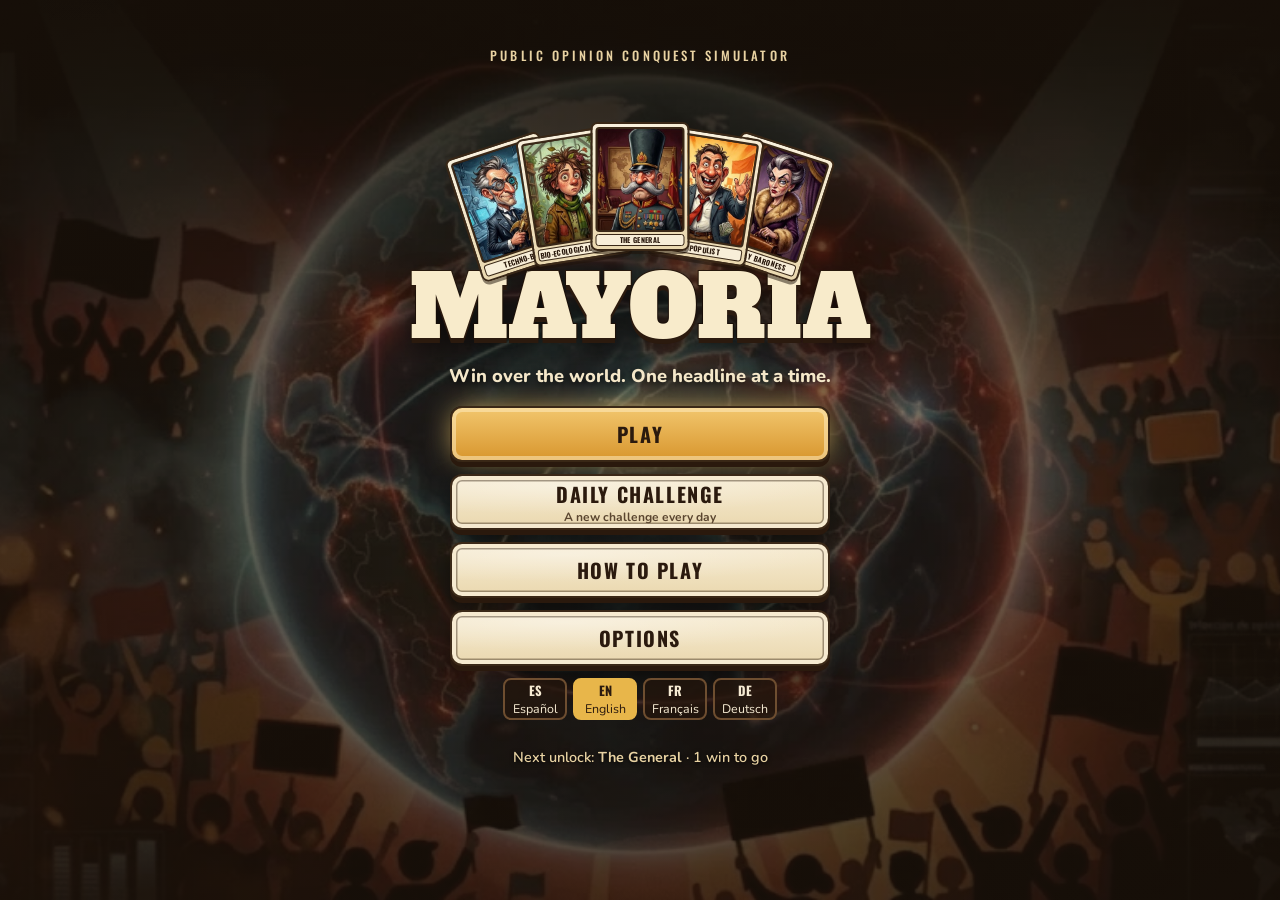
<file: juego/index.html>
<!DOCTYPE html>
<html lang="es">
<head>
<meta charset="utf-8">
<meta name="viewport" content="width=device-width, initial-scale=1, viewport-fit=cover">
<title>Mayoría</title>
<meta name="theme-color" content="#24160C">
<link rel="manifest" href="manifest.webmanifest">
<link rel="preconnect" href="https://fonts.googleapis.com"><link rel="preconnect" href="https://fonts.gstatic.com" crossorigin><link rel="stylesheet" href="https://fonts.googleapis.com/css2?family=Alfa+Slab+One&family=Inter:wght@400;600;700;800&family=Nunito:wght@600;700;800;900&family=Oswald:wght@500;600;700&display=swap">
<style>
:root{
 --sans:'Nunito','Inter',system-ui,-apple-system,'Segoe UI',sans-serif;--mono:'Oswald','Inter',system-ui,sans-serif;--disp:'Alfa Slab One','Oswald',Georgia,serif;
 --bg:#24160C;--fg:#F6EBD3;--mu:#CDB894;--ink:#2B1A0E;--inkl:#5B4630;--brass:#C9A35B;--ln:#6E4E30;--rival:#3F4F73;--ok:#2E8B57;--warn:#E8B64A;
 --ac:#E8B64A;--onac:#2B1A0E;
 --grain:url("data:image/svg+xml,%3Csvg xmlns='http://www.w3.org/2000/svg' width='600' height='600'%3E%3Cfilter id='g'%3E%3CfeTurbulence type='fractalNoise' baseFrequency='.004 .09' numOctaves='4' seed='7'/%3E%3CfeColorMatrix values='0 0 0 0 .1 0 0 0 0 .05 0 0 0 0 .02 0 0 0 .55 0'/%3E%3C/filter%3E%3Crect width='600' height='600' filter='url(%23g)'/%3E%3C/svg%3E");
 --wood:var(--grain),linear-gradient(180deg,#5E3B21,#4A2E19 45%,#3A2414);
 --paper:radial-gradient(120% 90% at 30% 20%,rgba(255,255,255,.35),transparent 60%),linear-gradient(180deg,#F7ECD3,#EAD8AF);
 color-scheme:dark;box-sizing:border-box}
*,*::before,*::after{box-sizing:inherit}
html::after{content:"";position:fixed;top:0;left:0;right:0;height:max(env(safe-area-inset-top,0px),var(--safe-area-inset-top,0px));background:#0F0804;z-index:2147483000;pointer-events:none}
html{-webkit-text-size-adjust:100%}
body{margin:0;min-height:100vh;color:var(--fg);font:16px/1.4 var(--sans);background:var(--wood);background-size:600px 600px,100% 100%;background-attachment:fixed;
 padding-top:max(env(safe-area-inset-top,0px),var(--safe-area-inset-top,0px));padding-bottom:calc(max(env(safe-area-inset-bottom,0px),var(--safe-area-inset-bottom,0px)) + var(--bnr,0px));-webkit-tap-highlight-color:transparent}
body[data-scr=title],body[data-scr=leader],body[data-scr=end]{background:#24160C}
body::before{content:"";position:fixed;inset:0;z-index:-1;pointer-events:none;background:radial-gradient(80% 70% at 50% 50%,rgba(36,22,12,.55),rgba(24,14,7,.92) 100%),url("assets/images/title-bg.webp") 50% 50%/cover no-repeat;filter:sepia(.35) saturate(1.15)}
button{font:inherit;color:inherit;cursor:pointer}
button:disabled{opacity:.45;cursor:default}
h1,h2,h3{font-family:var(--disp);font-weight:400;margin:0}
.small{font-size:.82rem}.mu{color:var(--mu)}
#app{max-width:640px;margin:0 auto;padding:10px 12px 28px;min-height:100vh}
/* --- carta de pergamino --- */
.pp{color:var(--ink);background:var(--paper);border:2.5px solid #3A2817;border-radius:12px;box-shadow:inset 0 0 0 4px #F6EAD0,inset 0 0 0 5.5px rgba(58,40,23,.45),0 4px 0 rgba(30,18,8,.55),0 12px 24px rgba(0,0,0,.4);padding:12px 14px}
.pp .mu{color:var(--inkl)}
/* --- carta ilustrada --- */
.gcard{position:relative;display:flex;flex-direction:column;gap:5px;padding:6px 6px 5px;border-radius:10px;background:var(--paper);border:2.5px solid #3A2817;box-shadow:0 4px 0 rgba(30,18,8,.5),0 10px 18px rgba(0,0,0,.35);cursor:pointer;color:var(--ink);text-align:center}
.gc-art{position:relative;display:block;aspect-ratio:246/290;overflow:hidden;border-radius:4px;border:2px solid #3A2817;background:#2A1A0E}
.gc-art img{position:absolute;inset:0;width:100%;height:100%;object-fit:cover}
.gc-lab{display:block;padding:4px 4px 3px;border:2px solid #3A2817;border-radius:3px;background:#F8EED8;font:700 .78rem/1.1 var(--mono);letter-spacing:.05em;text-transform:uppercase;white-space:nowrap;overflow:hidden;text-overflow:ellipsis}
.gcard.sel{outline:3px solid var(--fc,#E8B64A);outline-offset:2px;transform:translateY(-3px)}
.gcard .won{position:absolute;top:2px;right:2px;background:#2E8B57;color:#fff;border-radius:50%;width:22px;height:22px;display:grid;place-items:center;font-size:.8rem;border:2px solid #3A2817}
/* --- botones --- */
.tsb{width:100%;min-height:56px;border-radius:12px;border:2.5px solid #3A2817;background:var(--paper);color:var(--ink);font:700 1.25rem var(--mono);letter-spacing:.08em;box-shadow:inset 0 0 0 4px #F6EAD0,inset 0 0 0 5.5px rgba(58,40,23,.45),0 5px 0 #2B1A0E,0 12px 22px rgba(0,0,0,.5)}
.tsb small{display:block;font:700 .75rem var(--sans);letter-spacing:0;color:var(--inkl)}
.tsb.pri{background:linear-gradient(180deg,#F2C66D,#D8962E);box-shadow:inset 0 0 0 4px rgba(255,236,190,.55),0 5px 0 #2B1A0E,0 0 30px -6px #F2C66D,0 12px 22px rgba(0,0,0,.5);animation:pulse 2.4s ease-in-out infinite}
@keyframes pulse{50%{filter:brightness(1.08)}}
.tsb:active{transform:translateY(3px)}
.btn{min-height:44px;padding:8px 14px;border-radius:9px;border:2px solid #3A2817;background:#F8EED8;color:var(--ink);font-weight:800}
.btn.sec{background:transparent;color:var(--fg);border-color:var(--ln)}
.btn.sm{min-height:36px;padding:4px 10px;font-size:.85rem}
/* --- portada --- */
.ts{display:flex;flex-direction:column;align-items:center;gap:12px;padding-top:4vh;text-align:center}
.ts-k{margin:0;color:#E8D2A2;font:500 .8rem var(--mono);letter-spacing:.24em;text-transform:uppercase}
.ts-hand{position:relative;display:flex;justify-content:center;height:clamp(110px,19vh,170px);width:100%;margin:4px 0 2px}
.ts-hand>span{position:absolute;bottom:0;left:50%;width:clamp(66px,11vh,104px);transform-origin:50% 100%;transform:translateX(calc(-50% + var(--i)*58%)) rotate(calc(var(--i)*9deg)) translateY(calc(max(var(--i),calc(var(--i)*-1))*7%));z-index:calc(3 - max(var(--i),calc(var(--i)*-1)));animation:hand 4s ease-in-out infinite;animation-delay:calc(var(--i)*.25s)}
@keyframes hand{50%{margin-bottom:5px}}
.ts-hand .gcard{padding:3px;gap:2px;border-width:2px;border-radius:7px;box-shadow:0 3px 0 rgba(30,18,8,.5)}
.ts-hand .gc-lab{font-size:.45rem;padding:1px;border-width:1.5px}
.ts-logo{font:400 clamp(44px,13vw,86px)/1 var(--disp);color:#F8EBCB;-webkit-text-stroke:2px #2B1A0E;paint-order:stroke fill;text-shadow:0 5px 0 #2B1A0E,0 10px 24px rgba(0,0,0,.6)}
.ts-tag{margin:0;font:800 1.15rem var(--sans);color:#F4E7C9;text-shadow:0 2px 6px rgba(0,0,0,.7)}
.ts-b{display:grid;gap:12px;width:min(100%,380px);margin-top:6px}
.ts-st{color:#E8D2A2;font:600 .9rem var(--sans);text-shadow:0 1px 4px #000}
.lang{display:flex;gap:6px;justify-content:center;flex-wrap:wrap}
.lang button{min-width:64px;min-height:40px;border-radius:8px;border:2px solid var(--ln);background:rgba(36,22,12,.7);color:var(--fg);font-size:.78rem}
.lang button b{display:block;font:700 .8rem var(--mono)}
.lang button.on{background:var(--ac);border-color:var(--ac);color:var(--onac)}
/* --- cabeceras --- */
.hd{display:flex;align-items:center;gap:10px;margin:2px 0 10px}
.hd h2{font-size:clamp(20px,6vw,28px);color:#F8EBCB;text-shadow:0 2px 0 rgba(0,0,0,.4);flex:1}
.back{min-height:40px;padding:4px 12px;border-radius:9px;border:2px solid var(--ln);background:rgba(36,22,12,.75);color:var(--fg);font-weight:800}
/* --- elegir líder --- */
.lg{display:grid;grid-template-columns:repeat(5,minmax(0,1fr));gap:6px;margin-bottom:12px}
.lg .gcard{min-width:0;padding:4px 4px 3px}.lg .gc-lab{min-width:0;font-size:.5rem}
.lg .gc-lab{font-size:.52rem;padding:3px 1px}
.lp{--fc:#E8B64A;display:grid;gap:8px}
.lp h3{font-size:1.5rem;color:var(--ink)}
.lp .party{font:700 .95rem var(--mono);letter-spacing:.06em;color:var(--inkl);text-transform:uppercase}
.lp label{font-weight:800;font-size:.85rem}
.lp input{width:100%;min-height:44px;border-radius:8px;border:2px solid #B99A68;background:#FFF8E8;color:var(--ink);padding:6px 10px;font:inherit}
.stat{display:flex;align-items:center;gap:8px;font-weight:800;font-size:.85rem}
.stat span{width:92px}.dots{display:flex;gap:3px}.dots i{width:14px;height:10px;border-radius:2px;background:#CBB78C}.dots i.on{background:var(--fc)}
.chips{display:flex;flex-wrap:wrap;gap:6px}
.chip{padding:3px 10px;border-radius:99px;border:2px solid #3A2817;background:#F8EED8;font-weight:800;font-size:.8rem}
.chip.good{background:#CFE8B9}.chip.bad{background:#F3C7BE}
.pas{border-left:4px solid var(--fc);padding-left:10px}
.pas b{font-family:var(--mono);letter-spacing:.04em;text-transform:uppercase}
/* --- partida --- */
.top{display:flex;align-items:center;gap:8px;margin-bottom:8px}
.top .av{width:44px;height:44px;border-radius:50%;border:2.5px solid #F4E7C9;overflow:hidden;background:#2A1A0E;box-shadow:0 0 0 2px #3A2817;flex:none}
.top .av img{width:100%;height:100%;object-fit:cover;object-position:50% 25%;transform:scale(1.8);transform-origin:50% 25%}
.top .nm{flex:1;min-width:0}.top .nm b{display:block;font:400 1rem var(--disp);color:#F8EBCB;white-space:nowrap;overflow:hidden;text-overflow:ellipsis}.top .nm span{font-size:.75rem;color:var(--mu)}
.top button{min-width:44px;min-height:44px;border-radius:10px;border:2px solid var(--ln);background:rgba(36,22,12,.75);color:var(--fg);font-size:1.2rem}
.hud{display:grid;grid-template-columns:repeat(5,1fr);gap:5px;margin-bottom:6px}
.hud div{background:rgba(36,22,12,.82);border:2px solid var(--ln);border-radius:9px;padding:4px 2px;text-align:center}
.hud em{display:block;font:600 .62rem var(--mono);letter-spacing:.07em;text-transform:uppercase;color:var(--mu);font-style:normal}
.hud b{font:400 1.2rem var(--disp);color:#F8EBCB}
.hud .low b{color:#FF9A8A}.hud .ap b{color:var(--ac)}
.ms{margin:0 0 8px;padding:6px 10px;border-radius:9px;background:rgba(36,22,12,.82);border:2px solid var(--ln);font-size:.82rem;color:#E8D2A2}
.ms i{display:block;height:6px;border-radius:3px;background:#3A2817;margin-top:5px;overflow:hidden}.ms i b{display:block;height:100%;background:var(--ac)}
.regs{display:grid;gap:6px;margin-bottom:10px}
.reg{display:block;width:100%;text-align:left;color:var(--ink);background:var(--paper);border:2.5px solid #3A2817;border-radius:10px;padding:7px 10px;box-shadow:0 3px 0 rgba(30,18,8,.5)}
.reg.sel{outline:3px solid var(--fc,#E8B64A);outline-offset:1px;background:linear-gradient(180deg,#FFF3CC,#F1DA9C)}
.reg .row{display:flex;justify-content:space-between;align-items:baseline;gap:6px}
.reg b{font:400 1.02rem var(--disp)}
.reg .ty{font:700 .66rem var(--mono);letter-spacing:.07em;text-transform:uppercase;color:var(--inkl)}
.reg .ty.up{color:#1E7A3C}.reg .ty.dn{color:#A4161A}.reg .ty b,.chip b,.act small b,.btn b{font-weight:400}
.reg .nums{font-size:.8rem;font-weight:800;white-space:nowrap}.reg .nums .me::before,.reg .nums .rv::before{content:'';display:inline-block;width:9px;height:9px;border-radius:2px;margin-right:4px;border:1.5px solid #3A2817;background:var(--fc)}.reg .nums .rv::before{background:var(--rival)}
.bar{display:block;position:relative;height:12px;border-radius:6px;background:#CBB78C;margin-top:4px;overflow:hidden;border:1.5px solid #3A2817}
.bar i{display:block}.bar .m{position:absolute;left:0;top:0;bottom:0;background:var(--fc,#E8B64A)}.bar .r{position:absolute;right:0;top:0;bottom:0;background:var(--rival)}
.bar .t{position:absolute;left:40%;top:-1px;bottom:-1px;width:2px;background:#2B1A0E;opacity:.55}
.acts{display:grid;grid-template-columns:repeat(2,1fr);gap:7px;margin-bottom:8px}
.act{min-height:60px;border-radius:10px;border:2.5px solid #3A2817;background:var(--paper);color:var(--ink);text-align:left;padding:7px 10px;box-shadow:0 3px 0 rgba(30,18,8,.5)}
.act b{display:block;font-size:.9rem;line-height:1.15}
.act small{display:block;font-weight:800;color:var(--inkl);font-size:.74rem;margin-top:2px}
.act small .g{color:#1E7A3C}
.act.lock{background:#CDB894;color:#5B4630}
.act:active:not(:disabled){transform:translateY(2px)}
.ad{margin-bottom:8px;padding:8px 10px}.ad p{margin:2px 0 6px;font-size:.85rem}
.endw{margin-bottom:10px}
.msg{padding:9px 12px;border-radius:9px;background:rgba(36,22,12,.85);border-left:4px solid var(--ac);min-height:42px;font-weight:700}
.log{margin-top:8px;font-size:.8rem;color:var(--mu);line-height:1.5}
.log div{opacity:.9}.log div:nth-child(n+2){opacity:.65}
/* --- ventanas --- */
.ov{position:fixed;inset:0;z-index:50;display:flex;align-items:center;justify-content:center;padding:max(16px,env(safe-area-inset-top)) 14px 16px;background:rgba(15,8,4,.78);overflow:auto}
.ov>.pp{width:min(100%,460px);max-height:100%;overflow:auto}
.ev h2{font-size:1.3rem;color:var(--ink);margin-bottom:4px}
.ev .opt{display:block;width:100%;margin-top:8px;padding:9px 12px;border-radius:10px;border:2.5px solid #3A2817;background:#FFF8E8;color:var(--ink);text-align:left;font-weight:800}
.ev .opt small{display:block;clear:both;font-weight:600;color:var(--inkl);margin-top:3px}
.ev .opt.s{border-color:#2E8B57}.ev .opt.m{border-color:#C9A35B}.ev .opt.r{border-color:#A4161A}
.ev .tg{float:right;font-size:.7rem;font-family:var(--mono);letter-spacing:.06em;text-transform:uppercase}
/* --- final --- */
.end{display:flex;flex-direction:column;align-items:center;gap:12px;text-align:center;padding-top:3vh}
.end .gcard{width:min(48vw,190px);cursor:default}
.end.win .gcard::after,.end.lose .gcard::after{position:absolute;left:50%;top:42%;transform:translate(-50%,-50%) rotate(-14deg);padding:2px 12px;border:4px solid currentColor;border-radius:8px;font:400 2rem var(--disp);background:rgba(255,248,232,.88)}
.end.win .gcard::after{content:"✔";color:#1E7A3C}.end.lose .gcard::after{content:"✘";color:#A4161A}
.end.lose .gc-art{filter:grayscale(.8)}
.hl{font:400 clamp(22px,6.4vw,32px)/1.2 var(--disp);color:#F8EBCB;text-shadow:0 3px 0 #2B1A0E;max-width:560px}
.sub{display:flex;gap:6px;flex-wrap:wrap;justify-content:center}
.sub span{padding:4px 10px;border-radius:99px;background:rgba(36,22,12,.85);border:2px solid var(--ln);font-weight:800;font-size:.85rem}
.sub em{font-style:normal;color:var(--mu);font-weight:600}
.tip{max-width:480px;margin:0;color:#E8D2A2}
/* —— iconos y limpieza visual —— */
.ic{width:1em;height:1em;fill:none;stroke:currentColor;stroke-width:1.8;stroke-linecap:round;stroke-linejoin:round;vertical-align:-.14em;flex:none}
.hud{gap:6px}.hud>div{display:flex;flex-direction:column;align-items:center;gap:1px;padding:6px 2px 5px;border-width:1.5px}
.hud .ic{width:17px;height:17px;color:var(--ac);margin-bottom:1px}.hud b{font-size:1.15rem;line-height:1.1}.hud em{font-size:.54rem;letter-spacing:.05em;line-height:1.1}
.top .hlp{padding:0;display:grid;place-items:center;min-width:40px;min-height:40px}.top .hlp .ic{width:24px;height:24px;stroke-width:1.7;color:var(--ac)}
.top{gap:10px}
.regs{gap:7px}.reg{padding:8px 11px;box-shadow:0 2px 0 rgba(30,18,8,.45)}
.reg .ty{display:inline-flex;align-items:center;gap:2px}.reg .ty .ic{width:14px;height:14px;margin-right:2px}
.acts{gap:8px}
.act{display:flex;align-items:center;gap:9px;min-height:56px;padding:6px 9px;box-shadow:0 2px 0 rgba(30,18,8,.45)}
.ai{flex:none;width:34px;height:34px;border-radius:50%;background:#EAD6A6;border:2px solid #3A2817;display:grid;place-items:center;color:#3A2817}.ai .ic{width:20px;height:20px}
.at{min-width:0;display:block}
.act:disabled{opacity:.55}.act.lock .ai{background:#BBA57F}
.msg{min-height:0;padding:8px 11px;font-size:.88rem}
.ms{font-size:.78rem;padding:5px 10px}
.ev .opt{display:flex;gap:11px;align-items:center}.ev .opt .oi{flex:none;width:48px;height:48px;fill:currentColor;color:#C9A35B}.ev .opt.s .oi{color:#2E8B57}.ev .opt.r .oi{color:#A4161A}.ev .opt .ob{flex:1;min-width:0;display:block}
.help h3{margin:12px 0 2px;font:700 .75rem var(--mono);letter-spacing:.08em;text-transform:uppercase;color:var(--inkl)}.help h2{margin-bottom:4px}
.hr{display:flex;gap:10px;align-items:flex-start;padding:7px 0;border-bottom:1px solid #D8C49A}.hr:last-of-type{border-bottom:0}
.hr .at b{font-size:.9rem}.hr .at small{display:block;font-weight:600;color:var(--inkl);font-size:.8rem;line-height:1.3;margin-top:1px}
.affb{display:flex;align-items:center;gap:6px;margin:0 0 8px auto;padding:5px 12px;min-height:34px;border-radius:99px;border:2px solid var(--ln);background:rgba(36,22,12,.75);color:var(--ac);font-weight:800;font-size:.8rem}.affb .ic{width:16px;height:16px}
.aff .ar{display:flex;gap:10px;align-items:center;width:100%;margin-top:6px;padding:7px 9px;border-radius:10px;border:2px solid #3A2817;background:#FFF8E8;color:var(--ink);text-align:left}
.aff .ar.cur{outline:3px solid var(--fc);outline-offset:1px}
.aff .ah{display:flex;justify-content:space-between;gap:6px;align-items:baseline}.aff .ah b{font:400 1rem var(--disp)}
.aff .best{font:700 .62rem var(--mono);letter-spacing:.06em;text-transform:uppercase;font-style:normal;color:#8A4B0F;background:#F8DE9A;border-radius:99px;padding:1px 7px}
.aff .am{display:block;height:9px;border-radius:5px;background:#D9C79E;margin:4px 0;overflow:hidden}.aff .am i{display:block;height:100%;border-radius:5px;background:#9AA08A}
.aff .ar.vf .am i{background:#2E8B57}.aff .ar.fv .am i{background:#7DB05A}.aff .ar.nt .am i{background:#C9A35B}.aff .ar.hd .am i{background:#B5473A}
.aff .ar.vf .al{color:#1E7A3C}.aff .ar.hd .al{color:#A4161A}.aff .al{font-weight:800}
.aff .ar small{display:block;font-weight:600;color:var(--inkl);font-size:.78rem}
/* —— mapa, región elegida y acciones visuales —— */
.ms{display:flex;align-items:center;gap:7px;flex-wrap:wrap}.ms .ic{width:15px;height:15px;color:var(--ac)}.ms>span{font:700 .68rem var(--mono);letter-spacing:.07em;text-transform:uppercase;color:var(--mu)}.ms>b{color:#F8EBCB;font-weight:800}.ms i{flex-basis:100%;margin-top:3px}
.map{position:relative;margin:0 0 8px;border-radius:16px;aspect-ratio:360/300;background:radial-gradient(ellipse at 50% 42%,#33536B 0%,#1B2C3A 62%,#111B24 100%);border:2px solid var(--ln);overflow:hidden;box-shadow:inset 0 0 40px rgba(0,0,0,.45)}
.map::before{content:"";position:absolute;inset:0;background:repeating-radial-gradient(circle at 50% 45%,transparent 0 18px,rgba(255,255,255,.035) 18px 19px);pointer-events:none}
.mapsvg{position:absolute;inset:4% 3%;width:94%;height:92%;overflow:visible}
.land{filter:drop-shadow(0 4px 4px rgba(0,0,0,.5))}
.mreg{stroke:#3A2817;stroke-width:2.2;stroke-linejoin:round;transition:fill 1s ease;cursor:pointer}
.mreg:hover{filter:brightness(1.06)}
.mriv{pointer-events:none;transition:opacity 1s ease}
.msel{fill:none;stroke:#FFE08A;stroke-width:3.5;stroke-linejoin:round;pointer-events:none;filter:drop-shadow(0 0 5px #F2C66D);animation:selp 1.8s ease-in-out infinite}
@keyframes selp{50%{stroke-width:5;stroke:#FFF3C4}}
.mlab{position:absolute;z-index:2;transform:translate(-50%,-50%);display:flex;flex-direction:column;align-items:center;padding:1px 6px 2px;border-radius:8px;border:1.5px solid #3A2817;background:rgba(255,248,232,.92);color:var(--ink);line-height:1.02;box-shadow:0 2px 0 rgba(0,0,0,.3);min-width:0}
.mlab b{font:700 .48rem var(--mono);letter-spacing:.05em;text-transform:uppercase;white-space:nowrap;color:var(--inkl)}
.mlab span{font:400 .88rem var(--disp);color:var(--ink)}
.mlab.sel{background:#FFF0C2;border-color:#C98A1C;box-shadow:0 0 0 2px #F2C66D,0 3px 0 rgba(0,0,0,.35);z-index:3}
.mlab .fl{right:auto;left:50%;margin-left:-12px;top:-24px}.mlab .fl.rv{top:-10px;margin-left:16px}
.mlab.fup{animation:lup .9s}.mlab.fdn{animation:ldn .9s}.mlab.ping{animation:lup .8s both}
@keyframes lup{30%{transform:translate(-50%,-50%) scale(1.2);box-shadow:0 0 0 4px rgba(46,160,90,.75)}}
@keyframes ldn{30%{transform:translate(-50%,-50%) scale(.9);box-shadow:0 0 0 4px rgba(190,40,40,.75)}}
.map .affb{position:absolute;left:8px;top:8px;margin:0;z-index:4;min-height:30px;padding:3px 10px;font-size:.72rem}
.mdeco{pointer-events:none}
.map .mstyle{position:absolute;right:8px;top:8px;z-index:4;display:flex;align-items:center;gap:5px;min-height:30px;padding:3px 10px;border-radius:99px;border:2px solid var(--ln);background:rgba(36,22,12,.78);color:var(--ac);font-weight:800;font-size:.72rem}.map .mstyle .ic{width:15px;height:15px}
.map.mundi{background:radial-gradient(ellipse at 50% 45%,#B7CDC9 0%,#88A8AB 60%,#5E7E86 100%);border-color:#8A6A3C;box-shadow:inset 0 0 0 3px #E8D2A2,inset 0 0 36px rgba(60,40,10,.5)}
.map.mundi::before{background:none}
.map.mundi .msea{fill:#24404A;opacity:.85}.map.mundi .mct{fill:#24404A}
.mkrak{animation:mkrak 3s ease-in-out infinite}@keyframes mkrak{50%{transform:translate(52px,234px)}}
.mship{animation:mship 3.4s ease-in-out infinite;transform-box:fill-box;transform-origin:50% 100%}@keyframes mship{50%{transform:translate(246px,254px) rotate(5deg)}}
.map.fav .mreg{animation:favin .5s ease-out both}@keyframes favin{from{filter:saturate(0) brightness(1.3)}}
.map .affb.on{background:#F2C66D;color:#2B1A0E;border-color:#3A2817}
.mlab.fv{border-color:var(--lc);border-width:2px}.mlab.fv b i{font-style:normal;color:#C98A1C}
.mlab.fv .fr{display:flex;align-items:center;gap:4px;font:inherit}
.mlab.fv .fr>span{color:var(--lc);font:400 .95rem var(--disp);text-shadow:0 1px 0 rgba(0,0,0,.15)}
.mlab.fv em{font:700 .46rem var(--mono);letter-spacing:.03em;text-transform:uppercase;font-style:normal;color:#fff;background:var(--lc);border-radius:99px;padding:1px 5px;white-space:nowrap}
.mleg{position:absolute;left:0;right:0;bottom:6px;z-index:4;display:flex;justify-content:center;gap:8px;flex-wrap:wrap;padding:0 8px;pointer-events:none}
.mleg span{display:inline-flex;align-items:center;gap:3px;font:700 .55rem var(--mono);letter-spacing:.04em;text-transform:uppercase;color:#F8EBCB;background:rgba(15,8,4,.6);border-radius:99px;padding:2px 6px}
.mleg i{width:9px;height:9px;border-radius:2px;border:1px solid #3A2817}
.map.fav .mbub,.map.fav .msea{opacity:.25}
.mbt{font:400 10px var(--disp);fill:#3A2817;letter-spacing:.02em}
.mbub{animation:mbub 2.4s ease-in-out infinite;transform-box:fill-box;transform-origin:85% 0}
@keyframes mbub{50%{transform:rotate(-3deg) translateY(-2px)}}
.mmouth{transform-box:fill-box;transform-origin:50% 0;animation:mshout 1.2s ease-in-out infinite}
@keyframes mshout{50%{transform:scaleY(1.35)}}
.mpup{animation:mlook 5s ease-in-out infinite}
@keyframes mlook{0%,40%,100%{transform:none}50%,85%{transform:translateX(4px)}}
.mct{font:700 6.5px var(--mono);fill:#E8D2A2;letter-spacing:.05em}
.msea{font:italic 600 8.5px var(--sans);fill:#8FB0C8;letter-spacing:.12em;text-transform:uppercase;opacity:.75}
@media(prefers-reduced-motion:reduce){.mbub,.mmouth,.mpup{animation:none}}
.rsel{display:flex;align-items:center;gap:9px;margin:0 0 8px;padding:7px 10px;border-radius:12px;background:var(--paper);border:2px solid #3A2817;color:var(--ink);box-shadow:0 2px 0 rgba(30,18,8,.45)}
.rs-n{display:flex;flex-direction:column;min-width:0;flex:0 1 auto}.rs-n b{font:400 1rem var(--disp);white-space:nowrap;overflow:hidden;text-overflow:ellipsis}
.rs-n .ty{font:700 .62rem var(--mono);letter-spacing:.06em;text-transform:uppercase;color:var(--inkl)}.rs-n .ty.up{color:#1E7A3C}.rs-n .ty.dn{color:#A4161A}.rs-n .ty b{font-weight:400}
.rs-b{flex:1;min-width:104px}.rs-b .bar{margin-top:3px}.rs-n{max-width:50%}.rsel .nums{white-space:nowrap;gap:6px}
.rsel .nums{display:flex;justify-content:space-between;font-size:.82rem;font-weight:800}.rsel .nums .me::before,.rsel .nums .rv::before{content:'';display:inline-block;width:9px;height:9px;border-radius:2px;margin-right:4px;border:1.5px solid #3A2817;background:var(--fc)}.rsel .nums .rv::before{background:var(--rival)}
.acts{grid-template-columns:repeat(3,minmax(0,1fr));gap:7px}
.act{flex-direction:column;justify-content:center;gap:3px;min-height:86px;padding:7px 4px 6px;text-align:center}
.act .ai{width:42px;height:42px}.act .ai .ic{width:24px;height:24px}
.act>b{font-size:.8rem;line-height:1.1}
.act small{display:flex;gap:4px;justify-content:center;flex-wrap:wrap;margin:0;font-size:.68rem}
.act{position:relative}
.act small>span{padding:0 5px;border-radius:99px;background:#EAD6A6}.act small .pc.rk{background:#F3C7BE}.act small .g{color:#1E7A3C;background:#CFE8B9}
.act small .ct{position:absolute;top:5px;right:5px;display:inline-flex;align-items:center;gap:2px;padding:1px 5px;background:#3A2817;color:#F2C66D;font-weight:800}.act small .ct .ic{width:10px;height:10px}
.ms{padding:6px 10px 7px}.ms i{margin-top:2px}
.hud>div.calm{animation:calm 1.2s ease-out}@keyframes calm{30%{box-shadow:0 0 0 3px #9DB4E0,0 0 18px #9DB4E0}}
/* efectos de acción */
.fx{position:absolute;z-index:6;width:0;height:0;pointer-events:none}
.fxb{position:absolute;left:-31px;top:-31px;width:62px;height:62px;border-radius:50%;display:grid;place-items:center;color:#3A2817;background:radial-gradient(circle at 35% 30%,#FFF6D6,#F2C66D 58%,#C98A1C);border:3px solid #3A2817;box-shadow:0 0 24px rgba(242,198,109,.85);animation:fxin 1.5s ease-out both}
.fxb .ic{width:34px;height:34px;stroke-width:2}
.fx.ko .fxb{background:radial-gradient(circle at 35% 30%,#FFE1DA,#E37B66 58%,#A2311F);box-shadow:0 0 24px rgba(227,123,102,.85);animation:fxin 1.5s ease-out both,fxshake .45s .4s}
.fx .kx{position:absolute;left:14px;top:-44px;font:400 1.7rem var(--disp);color:#FF8A75;text-shadow:0 2px 0 #3A2817;animation:fxin 1.5s .25s both}
.fx .rg{position:absolute;left:-31px;top:-31px;width:62px;height:62px;border-radius:50%;border:3px solid #F2C66D;opacity:0;animation:fxring 1.1s ease-out both}
.fx .rg:nth-child(2){animation-delay:.22s}.fx .rg:nth-child(3){animation-delay:.44s}
.fx .sp{position:absolute;left:-5px;top:-5px;width:10px;height:10px;border-radius:2px;background:#FFE08A;opacity:0;animation:fxsp .95s .3s ease-out both}
.fx .sp:nth-of-type(1){--dx:-48px;--dy:-30px}.fx .sp:nth-of-type(2){--dx:48px;--dy:-30px}.fx .sp:nth-of-type(3){--dx:-40px;--dy:34px}.fx .sp:nth-of-type(4){--dx:40px;--dy:34px}.fx .sp:nth-of-type(5){--dx:0;--dy:-56px}.fx .sp:nth-of-type(6){--dx:0;--dy:50px}
.fx-mitin .fxb .ic{animation:fxbob .28s .35s 4 alternate ease-in-out}
.fx-negociar .fxb{animation:fxin 1.5s ease-out both,fxshake2 .5s .35s}
.fx-investigar .fxb{animation:fxin 1.5s ease-out both,fxscan 1s .25s ease-in-out}
.fx-investigar .scan{position:absolute;left:-40px;top:-40px;width:80px;height:80px;border-radius:50%;background:conic-gradient(from 0deg,rgba(255,224,138,.5),transparent 30%);animation:fxspin 1.1s .1s linear both}
.fx-publicidad .fxb{left:-38px;top:-38px;width:76px;height:76px}.fx-publicidad .rg{left:-38px;top:-38px;width:76px;height:76px;border-width:4px}
.fx-control .fxb{background:radial-gradient(circle at 35% 30%,#E4EEFF,#8FB0EC 58%,#3F5FA8);box-shadow:0 0 24px rgba(143,176,236,.9)}.fx-control .rg{border-color:#9DB4E0}
.fx-debate .bub{position:absolute;width:26px;height:20px;border-radius:12px;background:#FFF8E8;border:2px solid #3A2817;opacity:0}
.fx-debate .b1{left:-58px;top:-40px;animation:fxbub .9s .3s ease-out both}.fx-debate .b2{left:32px;top:-44px;animation:fxbub .9s .55s ease-out both}
.fx-debate .fxb .ic{animation:fxbob .22s .3s 5 alternate}
@keyframes fxin{0%{opacity:0;transform:translateY(18px) scale(.3)}22%{opacity:1;transform:translateY(-6px) scale(1.18)}40%{transform:none}82%{opacity:1}100%{opacity:0;transform:translateY(-16px) scale(.9)}}
@keyframes fxring{0%{opacity:.95;transform:scale(.6)}100%{opacity:0;transform:scale(2.8)}}
@keyframes fxsp{0%{opacity:0;transform:none}20%{opacity:1}100%{opacity:0;transform:translate(var(--dx),var(--dy)) rotate(200deg)}}
@keyframes fxshake{25%{margin-left:-7px}75%{margin-left:7px}}
@keyframes fxshake2{30%{transform:rotate(-14deg)}70%{transform:rotate(14deg)}}
@keyframes fxscan{25%{margin-left:-26px}75%{margin-left:26px}}
@keyframes fxspin{0%{opacity:0;transform:rotate(0)}20%{opacity:1}100%{opacity:0;transform:rotate(540deg)}}
@keyframes fxbob{to{transform:translateY(-4px) rotate(-10deg) scale(1.08)}}
@keyframes fxbub{0%{opacity:0;transform:scale(.3)}40%{opacity:1;transform:scale(1.15)}80%{opacity:1}100%{opacity:0;transform:translateY(-12px)}}
@media(prefers-reduced-motion:reduce){.fx *{animation-duration:.01s!important}.mreg,.mriv{transition:none}}
/* —— cabecera de partida: líder, apoyo medio hacia la meta y fichas —— */
.top2{display:flex;align-items:center;gap:10px;margin:0 0 8px}
.av2{position:relative;flex:none;width:50px;height:50px;border-radius:50%;padding:3px;background:conic-gradient(var(--ac) var(--wk),rgba(248,235,203,.16) 0)}
.av2 img{display:block;width:100%;height:100%;border-radius:50%;object-fit:cover;object-position:50% 25%;background:#2A1A0E;border:2px solid #1C120A;transform:none}
.nm2{flex:1;min-width:0;display:flex;flex-direction:column;gap:1px}
.nm2>b{font:400 1.05rem var(--disp);color:#F8EBCB;white-space:nowrap;overflow:hidden;text-overflow:ellipsis;letter-spacing:.01em}
.nm2>span{font-size:.74rem;color:var(--mu);white-space:nowrap;overflow:hidden;text-overflow:ellipsis}.nm2 em{font-style:normal;color:var(--ac);font-weight:800}
.ib{flex:none;width:40px;height:40px;border-radius:50%;display:grid;place-items:center;border:1.5px solid rgba(232,182,74,.35);background:rgba(36,22,12,.55);color:#F2D9A2}
.ib .ic{width:21px;height:21px;stroke-width:1.8}.ib:active{transform:scale(.94)}
.hud2{margin:0 0 9px;border-radius:16px;background:linear-gradient(180deg,rgba(52,33,18,.92),rgba(30,19,10,.92));border:1.5px solid rgba(232,182,74,.28);box-shadow:0 6px 18px rgba(0,0,0,.35),inset 0 1px 0 rgba(255,236,190,.08);overflow:hidden}
.h-main{display:flex;align-items:center;gap:12px;padding:10px 14px 9px}
.h-big{position:relative;flex:none;display:flex;flex-direction:column;align-items:flex-start;line-height:1}
.h-big>b{font:400 2.1rem var(--disp);color:#F8EBCB;text-shadow:0 2px 0 rgba(0,0,0,.4)}.h-big>b small{font-size:.5em;margin-left:2px;color:var(--ac)}
.h-big>em{font:700 .56rem var(--mono);letter-spacing:.1em;text-transform:uppercase;font-style:normal;color:var(--mu);margin-top:3px}
.h-goal{flex:1;min-width:0;display:flex;flex-direction:column;gap:6px}
.gbar{position:relative;display:block;height:10px;border-radius:5px;background:rgba(248,235,203,.12);overflow:visible}
.gbar i{position:absolute;left:0;top:0;bottom:0;border-radius:5px;background:linear-gradient(90deg,color-mix(in srgb,var(--fc) 70%,#fff),var(--fc));box-shadow:0 0 10px color-mix(in srgb,var(--fc) 50%,transparent);transition:width .8s ease}
.gbar u{position:absolute;top:-3px;bottom:-3px;width:2px;margin-left:-1px;background:#F8EBCB;border-radius:1px;opacity:.8}
.gbar s{position:absolute;top:-4px;bottom:-4px;width:3px;margin-left:-3px;background:var(--ac);border-radius:2px}
.h-goal small{display:flex;align-items:center;gap:6px;font-size:.72rem;color:var(--mu)}.h-goal small>span:first-child{font:700 .6rem var(--mono);letter-spacing:.08em;text-transform:uppercase}
.h-goal small>b{color:#F8EBCB;font-weight:800}.h-goal .gl{margin-left:auto;display:inline-flex;align-items:center;gap:3px;color:var(--ac);font-weight:800}.h-goal .gl .ic{width:12px;height:12px}
.h-chips{display:grid;grid-template-columns:repeat(4,minmax(0,1fr));border-top:1px solid rgba(232,182,74,.16)}
.hc{position:relative;display:flex;align-items:center;justify-content:center;gap:6px;padding:7px 4px;color:#F8EBCB}
.hc+.hc{border-left:1px solid rgba(232,182,74,.12)}
.hc>.ic{width:16px;height:16px;color:var(--ac);opacity:.9}
.hc>b{font:400 1.02rem var(--disp)}.hc>b small{font-size:.62em;color:var(--mu);margin-left:1px}
.apd{display:flex;gap:4px}.apd i{width:9px;height:9px;border-radius:50%;background:rgba(248,235,203,.18);border:1px solid rgba(248,235,203,.25)}.apd i.on{background:var(--ac);border-color:var(--ac);box-shadow:0 0 6px rgba(242,198,109,.6)}
.sbar{position:absolute;left:14%;right:14%;bottom:3px;height:3px;border-radius:2px;background:rgba(248,235,203,.1);overflow:hidden}.sbar i{display:block;height:100%;background:#7DB05A}
.st-mid .sbar i{background:#E8B64A}.st-bad .sbar i{background:#E06A55}.st-bad>b{color:#FF9A8A}.st-bad>.ic{color:#FF9A8A}
.hc.calm{animation:calm 1.2s ease-out}
.hud2 .fl{right:auto;left:50%;margin-left:-14px;top:-4px;text-shadow:0 1px 3px #000}.hud2 .fl.up{color:#9BE29B}.hud2 .fl.dn{color:#FF9A8A}
.h-big .fl{left:auto;right:-26px;top:-2px;margin:0}
/* —— 4 opciones por semana en cuadrícula 2×2 —— */
.acts{grid-template-columns:repeat(2,minmax(0,1fr));gap:8px}
.act{flex-direction:row;justify-content:flex-start;align-items:center;gap:10px;min-height:74px;padding:8px 10px;text-align:left}
.act{gap:8px;padding:8px 8px}.act .ai{width:40px;height:40px}.act .ai .ic{width:23px;height:23px}
.at2{display:flex;flex-direction:column;gap:4px;min-width:0;flex:1}.at2>b{font:400 .84rem var(--disp);line-height:1.05;white-space:nowrap;letter-spacing:-.01em}
.at2 small .ct2{display:inline-flex;align-items:center;gap:2px;background:#3A2817!important;color:#F2C66D;font-weight:800}.at2 small .ct2 .ic{width:10px;height:10px}
.at2 small{justify-content:flex-start}
.act>.ct{position:absolute;top:6px;right:6px;display:inline-flex;align-items:center;gap:2px;padding:1px 6px;border-radius:99px;background:#3A2817;color:#F2C66D;font-weight:800;font-size:.68rem}.act>.ct .ic{width:10px;height:10px}
.reg,.hud>div{position:relative}
.bar .m,.bar .r{transition:width 1s cubic-bezier(.2,.8,.2,1)}
.fl{position:absolute;right:10px;top:0;z-index:4;font:400 1.15rem var(--disp);pointer-events:none;opacity:0;animation:flt 1.6s ease-out both;text-shadow:0 1px 0 rgba(255,248,232,.9)}
.fl.up{color:#1E7A3C}.fl.dn{color:#A4161A}.fl.rv{color:var(--rival);top:16px}
.hud .fl{right:auto;left:0;width:100%;text-align:center;top:-6px;text-shadow:0 1px 3px #000}
.hud .fl.up{color:#9BE29B}.hud .fl.dn{color:#FF9A8A}
@keyframes flt{0%{opacity:0;transform:translateY(10px) scale(.7)}18%{opacity:1;transform:translateY(0) scale(1.25)}70%{opacity:1}100%{opacity:0;transform:translateY(-24px) scale(1)}}
.reg.fup{animation:fup 1s}.reg.fdn{animation:fdn 1s}
@keyframes fup{30%{box-shadow:0 0 0 4px rgba(46,160,90,.7),0 3px 0 rgba(30,18,8,.5)}}
@keyframes fdn{30%{box-shadow:0 0 0 4px rgba(190,40,40,.7),0 3px 0 rgba(30,18,8,.5)}}
.rep h2{margin:0 0 6px}.rr{display:grid;grid-template-columns:1.1fr 1fr 1fr;gap:4px;align-items:baseline;padding:5px 0;border-bottom:1px solid #D8C49A;font-size:.8rem;font-weight:700;animation:rise .45s both}
.rr b{font:400 .95rem var(--disp)}.rr em,.rt i{font-style:normal;font-weight:800;white-space:nowrap}.rr.rh{animation:none;font:700 .7rem var(--mono);text-transform:uppercase;letter-spacing:.07em;color:var(--inkl)}
.rr em.up,.rt i.up{color:#1E7A3C}.rr em.dn,.rt i.dn{color:#A4161A}
.rt{display:grid;gap:3px;margin:8px 0;padding:8px;background:#F1E3BF;border-radius:8px;font-size:.82rem;animation:rise .5s .5s both}.rt em{font-style:normal;font-weight:700;color:var(--inkl)}.rt span{display:flex;gap:6px;align-items:baseline;flex-wrap:wrap}
.rb{display:grid;grid-template-columns:1fr 1fr;gap:6px;margin-top:8px;font-size:.78rem;animation:rise .5s .4s both}.rb span{display:flex;flex-direction:column;gap:1px;padding:5px 8px;background:#F1E3BF;border-radius:8px}.rb em{font-style:normal;font-weight:700;color:var(--inkl)}.rb i{font-style:normal;font-weight:800;font-size:1rem}.rb i.up{color:#1E7A3C}.rb i.dn{color:#A4161A}
.rl p{margin:3px 0;font-size:.82rem;font-weight:700;animation:rise .45s .7s both}
@keyframes rise{from{opacity:0;transform:translateY(8px)}to{opacity:1;transform:none}}
.cine{flex-direction:column;overflow:hidden;cursor:pointer;animation:cfade .35s both;--cc:#E8B64A}
.cine.up{--cc:#F2C66D;background:radial-gradient(ellipse at 50% 38%,rgba(120,84,12,.85),rgba(15,8,4,.94) 70%)}
.cine.dn{--cc:#FF7A66;background:radial-gradient(ellipse at 50% 38%,rgba(110,18,18,.85),rgba(15,8,4,.95) 70%)}
.cine.flat{--cc:#9DB4E0;background:radial-gradient(ellipse at 50% 38%,rgba(34,48,86,.9),rgba(15,8,4,.95) 70%)}
.cn-box{position:relative;z-index:2;width:min(100%,380px);text-align:center;color:#F8EBCB;display:grid;gap:8px;justify-items:center}
.cn-ico{width:96px;height:96px;fill:var(--cc);filter:drop-shadow(0 0 18px var(--cc))}
.cine.up .cn-ico{animation:cup 1.3s cubic-bezier(.2,.9,.2,1) both}.cine.dn .cn-ico{animation:cdn 1.1s cubic-bezier(.5,0,.8,.4) both,cshake .5s 1s}.cine.flat .cn-ico{animation:cpop 1s ease-out both,cpulse 1.6s 1s ease-in-out infinite}
.cn-box h2{font-size:clamp(24px,8vw,34px);color:var(--cc);text-shadow:0 2px 0 rgba(0,0,0,.5);animation:rise .5s .35s both}
.cn-sub{margin:0;color:#E8D2A2;font-weight:700;animation:rise .5s .5s both}
.cn-num{font:400 clamp(54px,18vw,84px) var(--disp);line-height:1;color:#F8EBCB;text-shadow:0 3px 0 rgba(0,0,0,.5);animation:rise .5s .6s both}.cn-num small{font-size:.45em}
.cn-row{display:grid;grid-template-columns:52px 1fr;gap:8px;align-items:center;width:100%;animation:rise .5s .8s both}.cn-row em{font:700 .72rem var(--mono);letter-spacing:.07em;text-transform:uppercase;font-style:normal;text-align:right;color:#E8D2A2}
.cn-bar{position:relative;display:block;height:14px;border-radius:7px;background:rgba(255,255,255,.14);border:1.5px solid rgba(248,235,203,.5);overflow:hidden}
.cn-bar i{display:block;height:100%;background:var(--fc,#E8B64A);transition:width 1.3s cubic-bezier(.2,.8,.2,1)}.cn-bar i.rv{background:var(--rival)}
.cn-bar u{position:absolute;top:0;bottom:0;width:2px;background:#F8EBCB;opacity:.8}
.cn-tip{margin:6px 0 0;font-size:.75rem;color:#E8D2A2;opacity:.7;animation:rise .5s 1.4s both}
.pt{position:absolute;z-index:1;background:var(--cc);border-radius:2px;opacity:0}
.cine.up .pt{bottom:-10px;animation:pup 1.9s ease-out both}.cine.dn .pt{top:-10px;animation:pdn 1.6s ease-in both}
.sc-nm{margin:0;font:400 1.3rem var(--disp);color:#F8EBCB;animation:rise .4s both}
.sc-ico{width:128px;height:128px;color:var(--cc);fill:currentColor;filter:drop-shadow(0 0 16px var(--cc));animation:cpop .7s both;overflow:visible}
.sc-ico *{transform-box:fill-box;transform-origin:center}
.stamp{font:400 2.1rem var(--disp);letter-spacing:.12em;text-transform:uppercase;padding:2px 18px;border:4px solid currentColor;border-radius:8px;color:var(--cc);transform:rotate(-8deg);background:rgba(15,8,4,.45);animation:slam .5s 1.1s both}
.sc-tx{animation:rise .5s 1.55s both}
@keyframes slam{0%{opacity:0;transform:scale(3.2) rotate(-8deg)}70%{opacity:1;transform:scale(.92) rotate(-8deg)}100%{opacity:1;transform:scale(1) rotate(-8deg)}}
.m-tv .a1{transform-origin:50% 100%;animation:wob .35s ease-in-out infinite alternate}.m-tv .scr{animation:flick .22s steps(2) infinite}
.m-mute .a1{stroke-dasharray:60;stroke-dashoffset:60;animation:draw .5s .5s forwards}
.m-mask{animation:wig .45s ease-in-out 3}
.m-tie{transform-origin:50% 0;animation:swing .9s ease-in-out 2}.m-tie *{transform-origin:50% 0}
.m-hand .a1{animation:inl .7s ease-out both}.m-hand .a2{animation:inr .7s ease-out both}
.m-door .door{transform-origin:100% 50%;animation:door 1s .3s ease-in-out both}
.m-lock .a1{animation:shk 1.1s ease-in both}
.m-gavel .a1{transform-origin:50% 90%;animation:hit .45s .2s ease-in 2 alternate}
.m-speech .a1,.m-speech .a2,.m-speech .a3{animation:dot .9s ease-in-out infinite}.m-speech .a2{animation-delay:.15s}.m-speech .a3{animation-delay:.3s}
.m-mega .a1{animation:wave .6s ease-out infinite}
.m-case{transform-origin:50% 100%;animation:hop .55s ease-out 2}
.m-shield .a1{stroke-dasharray:60;stroke-dashoffset:60;animation:draw .6s .4s forwards}
.m-phone{animation:wig .5s ease-in-out 3}.m-phone .a1{animation:cpulse .7s ease-in-out infinite}
.m-zzz .a1,.m-zzz .a2,.m-zzz .a3{animation:zf 1.5s ease-in-out infinite both}.m-zzz .a2{animation-delay:.3s}.m-zzz .a3{animation-delay:.6s}
@keyframes wob{to{transform:rotate(14deg)}}@keyframes flick{50%{opacity:.55}}
@keyframes draw{to{stroke-dashoffset:0}}
@keyframes wig{25%{transform:rotate(-14deg)}75%{transform:rotate(14deg)}}
@keyframes swing{25%{transform:rotate(18deg)}75%{transform:rotate(-18deg)}}
@keyframes inl{from{transform:translateX(-26px)}}@keyframes inr{from{transform:translateX(26px)}}
@keyframes door{0%{transform:scaleX(1)}60%{transform:scaleX(.25)}100%{transform:scaleX(.3)}}
@keyframes shk{0%{transform:translateY(-12px)}55%{transform:translateY(2px)}70%{transform:translateY(-3px)}100%{transform:none}}
@keyframes hit{from{transform:rotate(-30deg)}to{transform:rotate(18deg)}}
@keyframes dot{50%{transform:translateY(-6px);opacity:.4}}
@keyframes wave{0%{opacity:0;transform:translateX(-6px)}50%{opacity:1}100%{opacity:0;transform:translateX(8px)}}
@keyframes hop{50%{transform:translateY(-14px) scaleY(1.06)}}
@keyframes zf{0%{opacity:0;transform:translateY(10px)}40%{opacity:1}100%{opacity:0;transform:translateY(-12px)}}
@keyframes cfade{from{opacity:0}to{opacity:1}}
@keyframes cup{0%{opacity:0;transform:translateY(60px) scale(.6)}60%{opacity:1;transform:translateY(-12px) scale(1.12)}100%{transform:none}}
@keyframes cdn{0%{opacity:0;transform:translateY(-70px) scale(1.3)}70%{opacity:1;transform:translateY(8px) scale(.95)}100%{transform:none}}
@keyframes cshake{25%{transform:translateX(-8px)}50%{transform:translateX(8px)}75%{transform:translateX(-4px)}}
@keyframes cpop{0%{opacity:0;transform:scale(.4)}70%{opacity:1;transform:scale(1.12)}100%{transform:none}}
@keyframes cpulse{50%{transform:scale(1.07)}}
@keyframes pup{0%{opacity:0;transform:translateY(0) rotate(0)}15%{opacity:.95}100%{opacity:0;transform:translateY(-105vh) rotate(260deg)}}
@keyframes pdn{0%{opacity:0;transform:translateY(0)}15%{opacity:.85}100%{opacity:0;transform:translateY(105vh) rotate(-120deg)}}
@media(prefers-reduced-motion:reduce){.cine *{animation-duration:.01s!important;animation-delay:0s!important}.cn-bar i{transition:none}}
@media(prefers-reduced-motion:reduce){.fl,.rr,.rt,.rl p{animation-duration:.01s;animation-delay:0s!important}.bar .m,.bar .r{transition:none}}
.unl{color:var(--ac);font-weight:800}
.pp .unl{color:#8A4B0F}.unl.lm{margin:0;padding:8px 10px;border:2px dashed #8A4B0F;border-radius:9px;background:#FFF1D2}.unl b{font-weight:400}
.gcard.lk .gc-art img{filter:grayscale(1) brightness(.45)}.gcard .lkb{position:absolute;inset:0;display:grid;place-items:center;font-size:1.4rem;pointer-events:none}.gcard .lkb b{font-weight:400;text-shadow:0 1px 3px #000}
.drow{display:grid;grid-template-columns:repeat(4,minmax(0,1fr));gap:6px;margin:6px 0}
.dbtn{min-height:44px;padding:4px 2px;border-radius:9px;border:2px solid #3A2817;background:#F8EED8;color:var(--ink);font-weight:800;font-size:.78rem}.dbtn b{font-weight:400}
.dbtn.on{background:linear-gradient(180deg,#F2C66D,#D8962E);box-shadow:0 0 0 2px #fff4d0 inset}.dbtn.lk{opacity:.6}
.sks{display:grid;grid-template-columns:repeat(2,minmax(0,1fr));gap:6px;margin:6px 0}
.sk{text-align:left;min-height:64px;padding:6px 8px;border-radius:9px;border:2px solid #3A2817;background:#F8EED8;color:var(--ink);display:flex;flex-direction:column;gap:2px}
.sk>b{font-size:.82rem;line-height:1.15}.sk small{font-size:.7rem;line-height:1.2;color:var(--inkl);font-weight:600}.sk small b{font-weight:400}
.sk.on{background:#CFE8B9;border-color:#1E7A3C;box-shadow:0 0 0 2px #1E7A3C inset}.sk.lk{opacity:.62;background:#E9DFC6}
.top .nm .dg{display:block;color:#E8B64A;font-weight:800}
.nw{margin:4px 0;padding-left:0;list-style:none;display:grid;gap:4px;text-align:left}
.end .b2{display:grid;gap:10px;width:min(100%,380px)}
/* --- menú --- */
.m h2{color:var(--ink);font-size:1.4rem;margin-bottom:6px}
.sl{margin-top:10px;padding-top:8px;border-top:2px solid #B99A68}
.sl>b{font-family:var(--mono);letter-spacing:.06em;text-transform:uppercase;font-size:.85rem}
.row2{display:flex;gap:6px;flex-wrap:wrap;margin-top:6px}
.row2 .btn{flex:1;min-width:120px}
.m .lang button{background:#F8EED8;color:var(--ink);border-color:#3A2817}
.m .lang button.on{background:var(--ac)}
.m input[type=range]{width:100%}
.toast{position:fixed;left:50%;bottom:calc(24px + var(--bnr,0px));transform:translateX(-50%);z-index:80;background:#2B1A0E;color:#F8EBCB;border:2px solid var(--brass);border-radius:10px;padding:8px 14px;font-weight:800;opacity:0;pointer-events:none;transition:opacity .25s}
.toast.on{opacity:1}
@media(min-width:560px){.hud b{font-size:1.4rem}}
@media(prefers-reduced-motion:reduce){*{animation:none!important}}
/* —— plan semanal: puntos de campaña, combos, rival anunciado y compromisos —— */
.act .pcc{position:absolute;top:6px;right:7px;display:flex;gap:2px}.act .pcc i{width:6px;height:6px;border-radius:50%;background:#C98A1C;box-shadow:0 0 0 1px #3A2817}
.act.off{opacity:.5;filter:saturate(.4)}
.act.cbo{border-color:#C98A1C;box-shadow:0 0 0 2px #F2C66D,0 3px 0 rgba(30,18,8,.5);animation:cbp 1.6s ease-in-out infinite}
.act .cbt{position:absolute;top:-8px;left:8px;padding:1px 7px;border-radius:99px;background:#C98A1C;color:#FFF8E8;font:700 .58rem var(--mono);letter-spacing:.06em;text-transform:uppercase;font-style:normal;border:1.5px solid #3A2817}
@keyframes cbp{50%{box-shadow:0 0 0 3px #F2C66D,0 0 14px rgba(242,198,109,.7),0 3px 0 rgba(30,18,8,.5)}}
.plan,.pend{margin:0 0 8px;padding:7px 9px 8px;border-radius:12px;background:var(--paper);border:2px solid #3A2817;color:var(--ink);box-shadow:0 2px 0 rgba(30,18,8,.45)}
.plh{display:flex;align-items:center;gap:6px;margin-bottom:5px}.plh .ic{width:16px;height:16px;color:var(--inkl)}.plh>b{font:400 .9rem var(--disp)}
.plp{margin-left:auto;font-size:.72rem;font-weight:700;color:var(--inkl)}.plp b{font:400 1rem var(--disp);color:#C98A1C}
.pls{display:grid;grid-template-columns:repeat(2,minmax(0,1fr));gap:6px}
.pli{position:relative;display:flex;align-items:center;gap:6px;min-height:44px;padding:4px 22px 4px 6px;border-radius:9px;border:1.5px solid #3A2817;background:#FFF8E8;color:var(--ink);text-align:left;animation:rise .3s both}
.pli .ai{width:28px;height:28px;flex:none}.pli .ai .ic{width:17px;height:17px}
.pln{position:absolute;top:-6px;left:-5px;width:16px;height:16px;border-radius:50%;background:#3A2817;color:#F2C66D;font:700 .6rem/16px var(--mono);text-align:center}
.plt{display:flex;flex-direction:column;min-width:0}.plt>b{font:400 .8rem var(--disp);line-height:1.1;white-space:nowrap}
.plt small{font-size:.66rem;font-weight:700;color:var(--inkl);white-space:nowrap;overflow:hidden;text-overflow:ellipsis}.plt small .pc{padding:0 4px;border-radius:99px;background:#EAD6A6;color:var(--ink)}.plt small .pc.rk{background:#F3C7BE}
.plt em{font:700 .56rem var(--mono);letter-spacing:.04em;text-transform:uppercase;font-style:normal;color:#9A6410;white-space:nowrap;overflow:hidden;text-overflow:ellipsis}
.pli.cbo{border-color:#C98A1C;background:#FFF0C2}
.plx{position:absolute;right:6px;top:50%;transform:translateY(-50%);font-style:normal;font-size:.75rem;color:var(--inkl)}
.ple{margin:0;font-size:.76rem;font-weight:600;color:var(--inkl)}
.riv{display:flex;align-items:center;gap:8px;margin:0 0 8px;padding:6px 9px;border-radius:12px;background:#2C3654;border:2px solid #1B2238;color:#E6ECFA;box-shadow:0 2px 0 rgba(0,0,0,.4);cursor:pointer}
.riv .ai{flex:none;width:32px;height:32px;background:#3F4F73;color:#E6ECFA}.riv .ai .ic{width:19px;height:19px}
.rvt{display:flex;flex-direction:column;min-width:0;flex:1}.rvt b{font-size:.8rem;line-height:1.2}.rvt small{font-size:.68rem;font-weight:600;color:#B9C4E2;line-height:1.25}
.riv em{flex:none;padding:2px 7px;border-radius:99px;background:#2E8B57;color:#fff;font:700 .58rem var(--mono);letter-spacing:.05em;text-transform:uppercase;font-style:normal}
.riv.ok{border-color:#2E8B57}
.riv .adp{display:block;margin-top:2px;color:#F2C66D}.riv .adp b{color:#FFF8E8}
.riv .rq{display:block;margin:0 0 2px;font:italic 600 .74rem var(--sans);color:#C9D4F0;animation:rqin .35s ease-out both}
@keyframes rqin{from{opacity:0;transform:translateY(-3px)}}
@media(prefers-reduced-motion:reduce){.riv .rq{animation:none}}
.pdi{display:flex;gap:8px;align-items:flex-start;padding:5px 0;border-top:1px dashed rgba(58,40,23,.3)}.pdi:first-of-type{border-top:0}
.pdw{flex:none;min-width:30px;padding:2px 5px;border-radius:7px;text-align:center;font:700 .7rem var(--mono);color:#fff;background:#2E8B57}.pdi.bd .pdw{background:#A4161A}
.pdt{display:flex;flex-direction:column;min-width:0}.pdt b{font-size:.78rem;line-height:1.2}.pdt small{font-size:.7rem;font-weight:600;color:var(--inkl);line-height:1.3}.pdc{font-weight:800;color:var(--ink)}
.mlab .rvm{position:absolute;top:-9px;right:-9px;width:17px;height:17px;border-radius:50%;display:grid;place-items:center;background:#3F4F73;border:1.5px solid #fff;color:#fff;animation:cbp 1.4s infinite}.mlab .rvm .ic{width:11px;height:11px}
.mlab .plm{position:absolute;top:-8px;left:-8px;min-width:15px;height:15px;border-radius:99px;background:#C98A1C;border:1.5px solid #3A2817;color:#FFF8E8;font:700 .55rem/12px var(--mono);font-style:normal;text-align:center}
.ev .opt small.lt{display:block;margin-top:5px;padding:4px 7px;border-radius:7px;background:#E7F1DA}.ev .opt small.lt.bd{background:#F6DAD2}.ev .opt small.lt .ic{width:13px;height:13px;vertical-align:-2px;margin-right:4px}
.fx .fxc,.fx .fxr{position:absolute;left:50%;top:38px;transform:translateX(-50%);white-space:nowrap;padding:2px 9px;border-radius:99px;background:#C98A1C;border:2px solid #3A2817;color:#FFF8E8;font:400 .85rem var(--disp);font-style:normal;animation:fxin 2s .2s both}
.fx .fxr{top:62px;background:#3F4F73}
/* —— decisión: última hora —— */
.ov.dec2{align-items:flex-start;background:radial-gradient(ellipse at 50% 30%,rgba(120,20,12,.55),rgba(12,6,3,.92) 70%);animation:dcbg .4s both}
@keyframes dcbg{from{opacity:0}}
.dc-box{width:min(100%,480px);margin:auto 0;color:var(--ink);background:var(--paper);border:2.5px solid #3A2817;border-radius:14px;overflow:hidden;box-shadow:0 0 0 4px rgba(194,87,74,.35),0 20px 50px rgba(0,0,0,.6);animation:dcin .45s cubic-bezier(.2,1.3,.4,1) both}
@keyframes dcin{from{transform:translateY(24px) scale(.94);opacity:0}}
.dc-flash{display:flex;justify-content:space-between;align-items:center;padding:6px 12px;background:#A4161A;color:#fff;font:700 .72rem var(--mono);letter-spacing:.12em;text-transform:uppercase;animation:dcfl .5s .1s both}
@keyframes dcfl{from{transform:translateX(-100%)}}
.dc-box.rv .dc-flash{background:#2C3654}
.dc-live{display:flex;align-items:center;gap:7px}.dc-live i{width:9px;height:9px;border-radius:50%;background:#fff;animation:dcblink 1s infinite}
@keyframes dcblink{50%{opacity:.2}}
.dc-w{opacity:.85}
.dc-t{margin:10px 14px 2px;font:400 1.45rem/1.1 var(--disp);color:var(--ink)}
.dc-x{margin:0 14px 6px;font-size:.88rem;color:var(--inkl)}
.dc-warn{display:flex;gap:6px;align-items:center;margin:0 14px 8px;padding:5px 9px;border-radius:8px;background:#F6DAD2;color:#7A1A12;font-size:.76rem;font-weight:800}.dc-warn .ic{flex:none;width:15px;height:15px}
.dc-opts{display:grid;gap:9px;padding:0 12px 10px}
.dopt{position:relative;display:flex;flex-direction:column;gap:6px;width:100%;padding:9px 10px 10px;border-radius:12px;border:2.5px solid #3A2817;border-left-width:7px;background:#FFF8E8;color:var(--ink);text-align:left;box-shadow:0 3px 0 rgba(30,18,8,.4);transition:transform .2s,opacity .2s,box-shadow .2s;animation:dcard .45s both}
@keyframes dcard{from{transform:translateY(16px) rotate(-1.5deg);opacity:0}}
.dopt.lv-s{border-left-color:#2E8B57}.dopt.lv-m{border-left-color:#C98A1C}.dopt.lv-r{border-left-color:#A4161A}
.has-sel .dopt{opacity:.5;transform:scale(.97)}
.has-sel .dopt.sel{opacity:1;transform:scale(1.01);border-color:#C98A1C;box-shadow:0 0 0 3px #F2C66D,0 0 22px rgba(242,198,109,.55),0 3px 0 rgba(30,18,8,.4)}
.do-top{display:flex;align-items:center;gap:10px}
.dopt .oi{flex:none;width:44px;height:44px;fill:currentColor;color:#C98A1C}.dopt.lv-s .oi{color:#2E8B57}.dopt.lv-r .oi{color:#A4161A}
.do-nm{flex:1;min-width:0;font:400 1.02rem/1.15 var(--disp)}
.do-pick{display:none;flex:none;padding:2px 8px;border-radius:99px;background:#C98A1C;color:#FFF8E8;font:700 .58rem var(--mono);letter-spacing:.06em;text-transform:uppercase}.dopt.sel .do-pick{display:block}
.do-risk{display:flex;align-items:center;gap:8px;font-size:.72rem}
.do-tg{flex:none;font:700 .62rem var(--mono);letter-spacing:.07em;text-transform:uppercase;color:var(--inkl);min-width:76px}
.do-bar{flex:1;height:9px;border-radius:99px;background:repeating-linear-gradient(90deg,#E5D3AC 0 9%,#D8C294 9% 10%);overflow:hidden;box-shadow:inset 0 0 0 1px rgba(58,40,23,.35)}
.do-bar i{display:block;height:100%;border-radius:99px;background:linear-gradient(90deg,#A4161A,#C98A1C 55%,#2E8B57);background-size:250px 100%;animation:dcbar .9s .5s both}
@keyframes dcbar{from{width:0!important}}
.do-risk b{flex:none;font:400 .95rem var(--disp)}
.do-row{display:flex;align-items:flex-start;gap:6px;flex-wrap:wrap}
.do-row>em{flex:none;display:inline-flex;align-items:center;gap:3px;min-width:84px;font-style:normal;font-weight:800;font-size:.68rem;padding-top:3px}
.do-row.ok>em{color:#1E7A3C}.do-row.ko>em{color:#A4161A}
.do-row.lt{margin-top:1px;padding:5px 7px;border-radius:8px;background:#E7F1DA}.do-row.lt.bd{background:#F6DAD2}.do-row.lt>em{min-width:0;flex-basis:100%;color:var(--ink)}.do-row.lt>em .ic{width:12px;height:12px}
.do-ch{display:flex;flex-wrap:wrap;gap:4px;flex:1;min-width:0}
.fxk{display:inline-flex;align-items:center;gap:3px;padding:2px 7px 2px 5px;border-radius:99px;font-size:.7rem;font-weight:700;white-space:nowrap}
.fxk .ic{width:12px;height:12px}.fxk b{font:400 .9rem var(--disp)}
.fxk.gd{background:#CFE8B9;color:#14532D}.fxk.bd{background:#F3C7BE;color:#7A1A12}
.dc-go{position:relative;display:block;width:calc(100% - 24px);margin:0 12px 12px;min-height:54px;border-radius:12px;border:2.5px solid #3A2817;background:#E8DCC0;color:var(--inkl);font:700 1rem var(--mono);letter-spacing:.06em;text-transform:uppercase;overflow:hidden;touch-action:none;user-select:none;-webkit-user-select:none}
.dc-go::before{content:'';position:absolute;inset:0;width:0;background:linear-gradient(90deg,#C98A1C,#F2C66D)}
.dc-go>span{position:relative}.dc-go .dc-g1{display:none}
.has-sel .dc-go{background:#3A2817;color:#F8E3A3;animation:dcgo 1.6s ease-in-out infinite}.has-sel .dc-go .dc-g0{display:none}.has-sel .dc-go .dc-g1{display:inline}
.dc-go.hold::before{width:100%;transition:width .95s linear}.dc-go.hold{color:#FFF8E8;text-shadow:0 1px 3px rgba(0,0,0,.85);animation:dcshake .12s infinite}
@keyframes dcgo{50%{box-shadow:0 0 0 3px rgba(242,198,109,.5)}}
@keyframes dcshake{50%{transform:translateX(1px)}}
@media(prefers-reduced-motion:reduce){.dc-box,.dopt,.dc-flash,.do-bar i{animation:none}}
.dl-today{display:flex;gap:12px;align-items:center;padding:8px;border-radius:10px;background:#F1E3BF}.dl-today .gcard{flex:none;width:78px;pointer-events:none}
.dl-in{display:flex;flex-direction:column;gap:2px;min-width:0}.dl-in>b{font:400 1.1rem var(--disp)}.dl-in small{font-size:.76rem;font-weight:600;color:var(--inkl)}.dl-s b{font:400 1.05rem var(--disp);color:#9A6410}
.dl-st{display:grid;grid-template-columns:1fr 1fr;gap:6px;margin:8px 0}.dl-st span{display:flex;flex-direction:column;align-items:center;padding:6px;border-radius:9px;background:#FFF8E8;border:1.5px solid #3A2817}.dl-st em{font:700 .62rem var(--mono);letter-spacing:.07em;text-transform:uppercase;font-style:normal;color:var(--inkl)}.dl-st b{font:400 1.5rem var(--disp)}
.dly h3{margin:6px 0 4px;font:700 .72rem var(--mono);letter-spacing:.08em;text-transform:uppercase;color:var(--inkl)}
.dl-r{display:grid;grid-template-columns:1fr auto auto;gap:10px;align-items:center;padding:4px 2px;border-top:1px dashed rgba(58,40,23,.3);font-size:.82rem}.dl-r:first-child{border-top:0}.dl-r b{font:400 1rem var(--disp)}
.dl-r em{font-style:normal;font-weight:800;font-size:.7rem;padding:1px 7px;border-radius:99px;color:#fff;background:#A4161A}.dl-r em.w{background:#2E8B57}
.dl-end{display:flex;flex-wrap:wrap;align-items:baseline;justify-content:center;gap:4px 8px;margin:8px auto;padding:8px 12px;max-width:360px;border-radius:12px;background:rgba(242,198,109,.15);border:1.5px solid #C9A35B;color:var(--fg)}
.dl-end em{font:700 .7rem var(--mono);letter-spacing:.08em;text-transform:uppercase;font-style:normal;color:var(--mu)}.dl-end>b{flex-basis:100%;text-align:center;font:400 1.9rem var(--disp);color:#F2C66D}.dl-end small{flex-basis:100%;text-align:center;font-size:.76rem;color:var(--mu)}
/* —— noche electoral: recuento región a región —— */
.end.rec{cursor:pointer}
.rc{width:min(100%,420px);text-align:left}
.rc-r{display:grid;grid-template-columns:1fr auto;gap:3px 8px;align-items:center;padding:6px 0;border-top:1px dashed rgba(58,40,23,.3)}.rc-r:first-child{border-top:0}
.rc-r>b{font:400 .95rem var(--disp)}
.rc-r>em{justify-self:end;font:700 .62rem var(--mono);letter-spacing:.06em;text-transform:uppercase;font-style:normal;padding:1px 7px;border-radius:99px;background:#CBB78C;color:var(--ink)}
.rc-r.w>em{background:#2E8B57;color:#fff}.rc-r.l>em{background:#A4161A;color:#fff}
.rc-r .bar{margin:0}.rc-n{font-size:.74rem;font-weight:800;white-space:nowrap}
.rc-r.wait{opacity:.55}.rc-r.new{animation:rise .4s both}
</style>
</head>
<body>
<div id="app"></div>
<div id="toast" class="toast" role="status"></div>
<script src="src/data/characters.js"></script>
<script src="src/game/turnos.js"></script>
<script src="src/audio/sfx.js"></script>
<script src="src/i18n/i18n.js"></script>
<script src="src/i18n/textos.js"></script>
<script src="src/i18n/textos2.js"></script>
<script src="src/i18n/textos3.js"></script>
<script>
'use strict';
const $=id=>document.getElementById(id), I18=window.I18N, T=window.TURN, CH=window.CHARACTERS||[];
const esc=s=>String(s).replace(/[&<>"]/g,c=>({'&':'&amp;','<':'&lt;','>':'&gt;','"':'&quot;'})[c]);
const haptic=s=>{try{SFX.haptic(s)}catch(e){}}, snd=n=>{try{SFX.play(n)}catch(e){}};

/* ---------- guardado (Preferences de Capacitor o localStorage) ---------- */
const Store=(()=>{const mem={};const cp=()=>window.Capacitor&&window.Capacitor.Plugins&&window.Capacitor.Plugins.Preferences;
 return{
 async get(k){try{const c=cp();if(c){return (await c.get({key:k})).value}return localStorage.getItem(k)}catch(e){return mem[k]||null}},
 async set(k,v){try{const c=cp();if(c)await c.set({key:k,value:v});else localStorage.setItem(k,v)}catch(e){mem[k]=v}},
 async del(k){try{const c=cp();if(c)await c.remove({key:k});else localStorage.removeItem(k)}catch(e){delete mem[k]}}}})();
let META={wins:0,games:0,won:{},best:{},bonusCap:0,dw:[0,0,0,0],ach:{},sel:[],lastD:1,tut:false,all:false};
const saveMeta=()=>Store.set('mi_meta',JSON.stringify(META));
const saveGame=()=>{if(S&&!S.over)Store.set('mi_turn_save',JSON.stringify({S,lead:ui.lead,party:ui.party}))};

/* ---------- datos del juego ---------- */
const LTXT={ /* pasivas reescritas para el juego por turnos */
 tecno_baron:['Hype Exponencial','Todos los eventos y decisiones, buenos y malos, pesan un 50 % más.'],
 camarada_bio:['Paciencia Orgánica','Movimiento lento pero imparable: tiene 2 semanas más para alcanzar la meta.'],
 el_general:['Lealtad de Cuartel','Sus mitines y debates rinden un 25 % más en el Norte industrial, su cuartel.'],
 populista:['Carisma de Barra de Bar','Habla el idioma del pueblo: mejor en zonas urbanas y rurales, y arranca con ventaja en la Costa.'],
 baronesa_lobby:['Cartera Diversificada','Empieza con 15 de capital extra y gana 2 de capital más cada semana.']};
const TYPE_N={u:'Urbanos',r:'Rurales',j:'Jóvenes',m:'Mayores'};
const TYPE_ONE={u:'Urbano',r:'Rural',j:'Joven',m:'Mayor'};
const REG_EN=['Industrial North','Coast','Metropolis','Southern Countryside','University','Eastern Border'];
const REG_FR=['Nord industriel','Côte','Métropole','Campagne du Sud','Université','Frontière Est'];
const REG_DE=['Industrieller Norden','Küste','Metropole','Süd-Land','Universität','Ostgrenze'];
const AN=['mitin','negociar','investigar','publicidad','control','debate'];
const ACT_G={mitin:8,negociar:10,debate:13};  /* acciones que suman apoyo en la región elegida: ganancia base */

let S=null, ui={screen:'title',lead:0,diff:1,party:'',menu:false,err:'',save:null,toastT:0,endSeen:false,news:null};
/* ---------- reto diario: misma semilla para todos (líder, ofertas, sucesos, decisiones y rival) ---------- */
const dayKey=(d=new Date())=>d.getFullYear()+'-'+String(d.getMonth()+1).padStart(2,'0')+'-'+String(d.getDate()).padStart(2,'0');
const hashS=t=>{let h=2166136261;for(const c of t){h^=c.charCodeAt(0);h=Math.imul(h,16777619)}return h>>>0};
const nextR=st=>{let t=(st.rs=(st.rs+0x6D2B79F5)>>>0);t=Math.imul(t^t>>>15,t|1);t^=t+Math.imul(t^t>>>7,t|61);return((t^t>>>14)>>>0)/4294967296};   /* mulberry32: el estado va en la partida (S.rs) y sobrevive al guardado */
const rnd=()=>S&&S.daily?nextR(S):Math.random();
const DMETA={wins:1};                                         /* en el reto todos juegan con lo mismo desbloqueado (Debate incluido) */
const MM=()=>S&&S.daily?DMETA:META;
const dailyLead=day=>Math.floor(nextR({rs:hashS('mayoria-'+day)})*CH.length);
const dailyScore=r=>Math.round(r.avg*10)+(r.won?300:0)+Math.round(r.cap/2);
const ch=()=>CH[ui.lead]||CH[0];
/* ---------- retención: parámetros ajustables ----------
   streakCap: capital extra por día de racha al jugar el reto diario (hasta streakMax días) ·
   weekGoal: retos en la misma semana para cumplir el objetivo semanal · weekCap: su premio ·
   fastStep: ms entre acciones con «Ritmo rápido» · recountStep: ms entre regiones en la noche electoral */
const RET={streakCap:3,streakMax:5,weekGoal:4,weekCap:15,fastStep:450,recountStep:750};
const dStreak=()=>{const D=META.daily||{};let n=0;const d=new Date();if(!D[dayKey(d)])d.setDate(d.getDate()-1);while(D[dayKey(d)]){n++;d.setDate(d.getDate()-1)}return n};
const weekKey=off=>{const d=new Date();d.setDate(d.getDate()-(d.getDay()+6)%7+(off||0));return dayKey(d)};   /* lunes de esta semana */
const weekDays=()=>{const D=META.daily||{},d=new Date(),k=(d.getDay()+6)%7;let n=0;for(let i=0;i<=k;i++){const x=new Date(d);x.setDate(d.getDate()-i);if(D[dayKey(x)])n++}return n};
const wkN=()=>{const W=META.wk;return W&&(W.last===weekKey()||W.last===weekKey(-7))?W.n:0};
const nextMile=()=>{const [a,b]=T.hitos(S),D=T.dOf(S);return S.w<=a?[a,D.m1,0]:S.w<=b?[b,D.m2,2]:[S.W,D.goal,0]};
const fill=(s,a)=>s.replace(/\{(\d)\}/g,(m,i)=>a[i]);
const SKV={fondo:[12],arranque:[3],redes:[10],asesor:[25],mecenas:[2],espias:[75,19],oratoria:[10],blindaje:[30],maquinaria:[15],estrella:[30],leyenda:[10]};
const skDesc=k=>fill(k.x,SKV[k.id]||[]);
const skReq=id=>fill(T.SK_REQ[id][1],T.SK_NUM[id]||[]);
const diffReq=i=>i===2?'Gana una partida en Estratega para desbloquear esta dificultad.':'Gana una partida en Veterano para desbloquear esta dificultad.';
const validSel=()=>(META.sel||[]).filter(id=>T.skillOpen(META,id)).slice(0,T.slotsOf(META));
const leadReq=c=>{const n=T.LEAD_REQ[c.id]||0;return n===1?'Desbloquea al ganar una partida. Llevas '+META.wins+'.':'Desbloquea al ganar '+n+' partidas. Llevas '+META.wins+'.'};

function setNames(){
 const dict=()=>((window.I18N_DICT||{})[I18.lang])||{};
 const idx={es:-1,en:0,fr:1,de:2}, tab=[REG_EN,REG_FR,REG_DE];
 const list=T.REG0.map((r,i)=>[r.n,()=>I18.lang==='es'?r.n:tab[idx[I18.lang]][i]]);
 CH.forEach(c=>{list.push([c.name,()=>I18.lang==='es'?c.name:(dict()[c.name]||c.name)]);list.push([c.partyName,()=>I18.lang==='es'?c.partyName:(dict()[c.partyName]||c.partyName)])});
 I18.setNames(list);
 I18.setExtra(()=>{if(!S)return [];const c=ch(),o=[];if(ui.party&&ui.party!==c.partyName)o.push([ui.party,'{party}']);return o});
}

/* ---------- piezas de pantalla ---------- */
/* iconos (24×24, trazo): acciones, marcador, tipos de votante y ayuda */
const ICP={
 week:'<rect x="3.5" y="5" width="17" height="15" rx="2.5"/><path d="M3.5 10h17M8 3v4M16 3v4"/>',
 act:'<path d="M13 2L5 14h6l-1 8 8-12h-6z" fill="currentColor"/>',
 cap:'<circle cx="12" cy="12" r="9"/><path d="M15.500 8.500a4.500 4.500 0 100 7M7.500 11h6M7.500 13.500h6"/>',
 stab:'<path d="M4 17a8 8 0 0116 0"/><path d="M12 17l4-6"/><circle cx="12" cy="17" r="1.3" fill="currentColor"/>',
 avg:'<circle cx="9" cy="8" r="3"/><path d="M3 20c0-3.500 2.700-6 6-6s6 2.500 6 6"/><circle cx="17" cy="9" r="2.300"/><path d="M17 14c2.500 0 4.500 2 4.500 5"/>',
 mitin:'<path d="M3 10l11-5v14L3 14z"/><path d="M17 9a4 4 0 010 6M6 14l1.500 6h3L9.500 16"/>',
 negociar:'<path d="M2 12l5-4 4 2 4-2 5 4"/><path d="M5 13l4 4 2-1.500 2 1.500 4-4"/>',
 investigar:'<circle cx="10.500" cy="10.500" r="6"/><path d="M15 15l6 6"/>',
 publicidad:'<rect x="3" y="4" width="18" height="12" rx="2"/><path d="M9 20h6M12 16v4M10 7.500l5 2.500-5 2.500z"/>',
 control:'<path d="M12 3l8 3v6c0 5-3.500 8-8 9-4.500-1-8-4-8-9V6z"/><path d="M9 12l2.200 2.200L15.500 10"/>',
 debate:'<path d="M3 5h11v8H8l-3 3v-3H3z"/><path d="M10 15h5l3 3v-3h3V9h-4"/>',
 help:'<circle cx="12" cy="12" r="9"/><path d="M9.200 9.300a2.900 2.900 0 015.600 1c0 2-2.800 2.200-2.800 4M12 17.500v.1"/>',
 lock:'<rect x="5" y="11" width="14" height="10" rx="2"/><path d="M8 11V8a4 4 0 018 0v3"/>',
 menu:'<path d="M4 7h16M4 12h16M4 17h10"/>',
 globe:'<circle cx="12" cy="12" r="9"/><path d="M3 12h18M12 3c3.500 3.500 3.500 14.500 0 18M12 3c-3.500 3.500-3.500 14.500 0 18"/>',
 head:'<path d="M8 21v-3.500C5.500 16 4 13.500 4 10.500A7.500 7.500 0 0 1 18.600 8.300L20.500 12H18.500v3a2 2 0 0 1-2 2H14v4"/>',
 pin:'<path d="M12 21s7-6.200 7-11a7 7 0 10-14 0c0 4.800 7 11 7 11z"/><circle cx="12" cy="10" r="2.500"/>',
 u:'<path d="M4 21V9l6-3v15M10 21V4l10 4v13M14 11h2M14 15h2M7 12h0M7 15h0"/>',
 r:'<path d="M12 21V10M12 10c-3 0-5-2-5-5 3 0 5 2 5 5zM12 10c3 0 5-2 5-5-3 0-5 2-5 5zM12 16c-2.500 0-4-1.500-4-4M12 16c2.500 0 4-1.500 4-4"/>',
 j:'<path d="M12 3l2.500 6 6.500.5-5 4.300 1.600 6.400L12 16.500 6.400 20.200 8 13.800 3 9.500 9.500 9z"/>',
 m:'<circle cx="12" cy="12" r="9"/><path d="M12 7v5l3 2"/>',
 rival:'<path d="M2 12s3.500-6 10-6 10 6 10 6-3.500 6-10 6S2 12 2 12z"/><circle cx="12" cy="12" r="3"/>',
 clock:'<path d="M7 3h10M7 21h10M8 3c0 5 8 5 8 9s-8 4-8 9M16 3c0 5-8 5-8 9s8 4 8 9"/>',
 plan:'<path d="M9 4h6v3H9zM7 5.500H5.500v15h13v-15H17M9 12l2 2 4-4M9 17h6"/>'};
const ic=(n,c)=>'<svg class="ic'+(c?' '+c:'')+'" viewBox="0 0 24 24" aria-hidden="true">'+(ICP[n]||'')+'</svg>';
const card=(c,cls)=>'<span class="gcard '+(cls||'')+'" style="--fc:'+c.themeColor+'"><span class="gc-art"><img src="'+c.avatar+'" alt="" loading="lazy"></span><span class="gc-lab">'+esc(c.name)+'</span></span>';
const langPicker=()=>'<div class="lang" role="group" aria-label="Idioma / Language" data-noi18n>'+I18.LANGS.map(([c,n])=>'<button data-a="lang" data-v="'+c+'" class="'+(I18.lang===c?'on':'')+'"><b>'+c.toUpperCase()+'</b>'+n+'</button>').join('')+'</div>';
const dots=(n,max)=>'<span class="dots">'+Array.from({length:10},(_,i)=>'<i class="'+(i<n?'on':'')+'"></i>').join('')+'</span>';

function titleHtml(){
 const sv=ui.save,cont=sv?'<button class="tsb" data-a="cont">CONTINUAR<small>'+esc(sv.name)+' · Semana '+sv.w+' / '+sv.W+' · Apoyo '+sv.avg+' %</small></button>':'';
 return '<div class="ts"><p class="ts-k">Simulador de conquista de la opinión pública</p>'
  +'<div class="ts-hand" aria-hidden="true">'+CH.map((c,i)=>'<span style="--i:'+(i-2)+'">'+card(c)+'</span>').join('')+'</div>'
  +'<h1 class="ts-logo" data-noi18n>MAYORÍA</h1><p class="ts-tag">Convence al mundo. Un titular cada vez.</p>'
  +'<div class="ts-b"><button class="tsb pri" data-a="play">JUGAR</button>'+cont+'<button class="tsb" data-a="daily">RETO DIARIO<small>'+(META.daily&&META.daily[dayKey()]?fill('Hoy: {0} puntos',[META.daily[dayKey()].s]):'Nuevo reto cada día')+(dStreak()?'<span data-noi18n> · 🔥 '+dStreak()+'</span>':'')+'</small></button>'+'<button class="tsb" data-a="help">CÓMO SE JUEGA</button><button class="tsb" data-a="menu">OPCIONES</button></div>'+langPicker()
  +(META.games?'<p class="ts-st">Partidas '+META.games+' · Victorias '+META.wins+'</p>':'')+nextHtml()+'</div>';
}
/* meta a largo plazo: lo siguiente que se desbloquea y cuánto falta */
function nextHtml(){
 if(META.all)return '';const w=META.wins||0,L=CH.filter(c=>!T.leaderOpen(META,c.id)).sort((a,b)=>T.LEAD_REQ[a.id]-T.LEAD_REQ[b.id])[0];
 const n=L?T.LEAD_REQ[L.id]-w:T.SLOT2-w;if(n<=0)return '';
 return '<p class="ts-st"><span>Próximo desbloqueo:</span> <b>'+(L?esc(L.name):'Segunda habilidad inicial')+'</b> · <span>'+(n===1?'Te falta 1 victoria':'Te faltan '+n+' victorias')+'</span></p>';
}
function dailyHtml(){
 const day=dayKey(),c=CH[dailyLead(day)],D=META.daily||{},e=D[day];
 const days=Object.keys(D).sort().reverse().slice(0,7),best=Math.max(0,...Object.values(D).map(x=>x.s||0));
 const streak=dStreak();
 return '<div class="ov m dly" style="--fc:'+c.themeColor+'"><div class="pp"><h2>Reto diario</h2><p class="mu small" style="margin:0 0 8px">El mismo reto para todos: mismo líder, mismas acciones, mismos sucesos y el mismo rival. Solo cuenta tu primer intento del día.</p>'
  +'<div class="dl-today">'+card(c)+'<div class="dl-in"><b>'+esc(c.name)+'</b><small>Estratega · sin habilidades</small><small class="dl-s">'+(e?'<span>Hoy:</span> <b data-noi18n>'+e.s+'</b> <span>puntos</span>':'Aún no lo has jugado hoy.')+'</small></div></div>'
  +'<div class="dl-st"><span><em>Racha</em><b data-noi18n>'+streak+'</b></span><span><em>Mejor marca</em><b data-noi18n>'+best+'</b></span><span><em>Esta semana</em><b data-noi18n>'+Math.min(weekDays(),RET.weekGoal)+' / '+RET.weekGoal+'</b></span><span><em>Semanas seguidas</em><b data-noi18n>'+wkN()+'</b></span></div>'
  +(days.length?'<h3>Tus últimos retos</h3><div class="dl-h">'+days.map(k=>'<div class="dl-r"><span data-noi18n>'+k+'</span><b data-noi18n>'+D[k].s+'</b><em class="'+(D[k].won?'w':'l')+'">'+(D[k].won?'Victoria':'Derrota')+'</em></div>').join('')+'</div>':'')
  +'<p class="mu small" style="margin:8px 0">Puntos: apoyo medio × 10, +300 si ganas y la mitad del capital que te quede. La clasificación se guarda en tu dispositivo: comparte tu resultado para compararte.</p>'
  +'<p class="mu small" style="margin:0 0 8px">'+fill('Cada reto oficial te da capital extra para tu próxima partida normal: más cuanto más larga sea tu racha. Si juegas {0} días en la misma semana, ganas {1} más.',[RET.weekGoal,RET.weekCap])+'</p>'
  +'<div class="row2"><button class="btn" data-a="dlyx">Cerrar</button><button class="btn" data-a="dstart">'+(e?'Entrenar (no cuenta)':'Empezar reto')+'</button></div></div></div>';
}
function leaderHtml(){
 const c=ch(),M=T.mods(c),b=c.baseStats,aff=['u','r','j','m'].map(t=>[t,M.aff(t)]).sort((x,y)=>y[1]-x[1]);
 const good=aff.filter(x=>x[1]>=1.06),bad=aff.filter(x=>x[1]<=0.94);
 const ps=LTXT[c.id]||[c.uniquePassive.name,c.uniquePassive.desc];
 return '<div class="hd"><button class="back" data-a="back">‹ Inicio</button><h2>Elige a tu líder</h2></div>'
  +'<div class="lg">'+CH.map((x,i)=>{const lk=!T.leaderOpen(META,x.id);return '<button class="gcard'+(i===ui.lead?' sel':'')+(lk?' lk':'')+'" style="--fc:'+x.themeColor+'" data-a="lead" data-v="'+i+'" aria-label="'+esc(x.name)+'"><span class="gc-art"><img src="'+x.avatar+'" alt=""></span><span class="gc-lab">'+esc(x.name)+'</span>'+(lk?'<span class="lkb"><b>🔒</b></span>':'')+(META.won[x.id]?'<span class="won">✔</span>':'')+'</button>'}).join('')+'</div>'
  +'<div class="pp lp" style="--fc:'+c.themeColor+'"><div><h3>'+esc(c.name)+'</h3><div class="party">'+esc(c.partyName)+'</div></div>'
  +'<p class="mu" style="margin:0">'+esc(c.description)+'</p>'
  +'<div class="pas"><b>'+esc(ps[0])+'</b><br>'+esc(ps[1])+'</div>'
  +'<div class="stat"><span>Difusión</span>'+dots(b.contagioSpeed)+'</div><div class="stat"><span>Resistencia</span>'+dots(b.oppositionResist)+'</div><div class="stat"><span>Aguante</span>'+dots(b.inflationResistance)+'</div>'
  +'<div class="chips">'+good.map(x=>'<span class="chip good"><b>▲</b> '+TYPE_N[x[0]]+'</span>').join('')+bad.map(x=>'<span class="chip bad"><b>▼</b> '+TYPE_N[x[0]]+'</span>').join('')+'</div>'
  +(T.leaderOpen(META,c.id)?diffHtml()+skillsHtml()
  +(META.bonusCap?'<p class="unl lm"><span>Capital extra para esta partida:</span> <b data-noi18n>+'+META.bonusCap+'</b></p>':'')+'<label for="pn">Nombre de tu partido</label><input id="pn" maxlength="40" autocomplete="off" enterkeyhint="go" value="'+esc(ui.party)+'">'
  +'<button class="tsb pri" data-a="found">FUNDAR EL PARTIDO</button>'
  :'<p class="unl lm"><b>🔒</b> '+leadReq(c)+'</p>')+'</div>';
}
function diffHtml(){
 const D=T.DIFF,d=D[ui.diff];
 return '<div class="sl"><b>Dificultad</b><div class="drow">'+D.map((x,i)=>{const ok=T.diffOpen(META,i);return '<button class="dbtn'+(i===ui.diff?' on':'')+(ok?'':' lk')+'" data-a="diff" data-v="'+i+'">'+(ok?'':'<b>🔒</b> ')+x.n+'</button>'}).join('')+'</div>'
  +'<p class="mu small" style="margin:0">'+fill(d.x,[d.goal])+'</p></div>';
}
function unlockBtn(){
 const m=window.MON;if(!m||!m.native||!m.storeOk||META.all)return '';
 const p=m.products[m.CFG.products.all];
 return '<div class="sl"><button class="btn" style="width:100%" data-a="buy" data-v="'+m.CFG.products.all+'"'+(m.busy?' disabled':'')+'>Desbloquear todo · '+esc(p?p.priceString:'')+'</button><p class="mu small" style="margin:6px 0 0">Compra única: abre todas las dificultades y habilidades iniciales.</p></div>';
}
function skillsHtml(){
 const n=T.slotsOf(META),sel=validSel();
 return '<div class="sl"><b>Habilidades iniciales</b> <span class="mu small" data-noi18n>'+sel.length+' / '+n+'</span><div class="sks">'+T.SKILLS.map(k=>{const ok=T.skillOpen(META,k.id);
  return '<button class="sk'+(sel.includes(k.id)?' on':'')+(ok?'':' lk')+'" data-a="sk" data-v="'+k.id+'"><b>'+k.n+'</b><small>'+(ok?skDesc(k):'<b>🔒</b> '+skReq(k.id))+'</small></button>'}).join('')+'</div>'
  +(n<2?'<p class="mu small" style="margin:0">'+'Gana '+T.SLOT2+' partidas para desbloquear una segunda habilidad.'+'</p>':'')+'</div>'+unlockBtn();
}
/* ---------- mapa del país: la República tiene forma de cabeza de político gritando (índices de TURN.REG0) ---------- */
const MAPP=[
 'M110 78L96 66L62 60L92 46L130 34L182 26L236 34L276 52L294 80L286 96L230 92L170 90Z',                 // Norte industrial: el tupé
 'M100 112L118 128L125 170L150 190L120 232L88 218L94 202L76 190L40 170L50 160L84 142L95 126Z',       // Costa: nariz y boca, frente al mar
 'M118 128L170 138L222 140L255 195L205 200L150 190L125 170Z',                                         // Metrópoli: mejilla y ojo
 'M150 190L205 200L255 195L292 180L278 248L236 288L166 288L110 262L92 240L88 218L120 232Z',          // Campo Sur: mandíbula y cuello
 'M110 78L170 90L230 92L222 140L170 138L118 128L100 112Z',                                            // Universidad: la frente (y el cerebro)
 'M230 92L286 96L304 128L294 180L255 195L222 140Z'];                                                  // Frontera Este: la nuca y la oreja
const MAPL=[[190,58],[96,166],[192,166],[206,246],[166,110],[264,150]];  /* centro de cada etiqueta (en coordenadas del dibujo 360×300) */
const mapPos=(x,y)=>[3+x/360*94,4+y/300*92];
const MAP_SHORT=['Norte','Costa','Metrópoli','Campo','Campus','Frontera'];   /* nombres cortos en el mapa; el completo va en la barra de la región elegida */                              /* coordenadas del dibujo → % de la caja del mapa */
/* adornos satíricos: tupé, ceja, ojo, oreja, boca gritando, bocadillo, rosa de los vientos ideológica y mares */
const MAP_DECO='<g class="mdeco" aria-hidden="true">'
 +'<path d="M72 58Q126 36 196 38M88 64Q150 46 238 50M104 72Q168 58 270 70" fill="none" stroke="#3A2817" stroke-width="1.6" stroke-linecap="round" opacity=".45"/>'
 +'<path d="M120 120q13-9 27-2" fill="none" stroke="#3A2817" stroke-width="2.6" stroke-linecap="round"/>'
 +'<ellipse cx="135" cy="134" rx="9" ry="6" fill="#FFF8E8" stroke="#3A2817" stroke-width="1.5"/><circle class="mpup" cx="131" cy="134" r="3.2" fill="#3A2817"/>'
 +'<path d="M270 120q17-6 19 14q2 19-15 23" fill="none" stroke="#3A2817" stroke-width="2" stroke-linecap="round" opacity=".6"/>'
 +'<path class="mmouth" d="M86 204q15 16 32 2q-16-4-32-2z" fill="#3A2817"/>'
 +'<g class="mbub"><path d="M12 238h66a8 8 0 0 1 8 8v8a8 8 0 0 1-8 8H12a8 8 0 0 1-8-8v-8a8 8 0 0 1 8-8zM60 238L84 214L72 238z" fill="#FFF8E8" stroke="#3A2817" stroke-width="1.5" stroke-linejoin="round"/><text x="45" y="254" text-anchor="middle" class="mbt" textLength="70" lengthAdjust="spacingAndGlyphs">¡VOTADME!</text></g>'
 +'<g class="mcomp" transform="translate(326,70)"><circle r="15" fill="rgba(255,248,232,.12)" stroke="#E8D2A2" stroke-width="1"/><path d="M0-12L3.5 0L0 12L-3.5 0Z" fill="#F2C66D"/><path d="M-12 0L0 3.5L12 0L0-3.5Z" fill="#E8D2A2" opacity=".6"/>'
 +'<text y="-18" class="mct" text-anchor="middle">N</text><text x="-18" y="3" class="mct" text-anchor="end">IZQ</text><text x="18" y="3" class="mct">DCHA</text></g>'
 +'<text x="10" y="210" class="msea" transform="rotate(-90 10 210)">Mar de las Promesas</text>'
 +'<text x="352" y="294" class="msea" text-anchor="end">Océano de Encuestas</text></g>';
/* segundo mapa: mapamundi antiguo, cada región es un continente (mismo orden que TURN.REG0) */
const MUNDI_P=[
 'M28 62L78 40L140 36L162 58L142 80L122 100L106 126L92 142L78 132L60 112L40 96ZM150 30l20-9l16 10l-12 14z',   // Norte industrial: Norteamérica
 'M100 150L130 157L144 180L136 210L121 240L108 264L99 250L95 215L89 180Z',                                     // Costa: Sudamérica
 'M214 50L270 38L332 54L340 80L322 100L300 120L270 130L245 124L230 108L216 94L210 70Z',                        // Metrópoli: Asia
 'M168 104L205 98L226 114L232 140L216 176L200 206L185 206L175 176L165 146L158 124Z',                           // Campo Sur: África
 'M164 62L194 54L210 64L206 86L186 95L170 92L160 80ZM150 66l7-8l5 9l-6 7z',                                     // Universidad: Europa
 'M284 186L320 180L336 200L322 223L296 224L280 206ZM302 166l8-4l4 7l-8 4zM340 230l8-2l2 9l-8 1z'];          // Frontera Este: Oceanía
const MUNDI_L=[[94,86],[118,204],[276,86],[196,152],[186,74],[306,172]];
const MUNDI_DECO='<g class="mdeco" aria-hidden="true">'
 +'<path d="M0 75H360M0 225H360M60 0V300M120 0V300M180 0V300M240 0V300M300 0V300" stroke="#2F4A55" stroke-width=".6" opacity=".3" fill="none"/>'
 +'<path d="M0 150H360" stroke="#2F4A55" stroke-width=".8" stroke-dasharray="5 4" opacity=".45" fill="none"/>'
 +'<path d="M30 176q5-4 10 0t10 0M232 150q5-4 10 0t10 0M150 236q5-4 10 0t10 0M58 128q5-4 10 0t10 0M250 210q5-4 10 0t10 0" stroke="#F1E6CC" stroke-width="1.3" fill="none" opacity=".55"/>'
 +'<g class="mkrak" transform="translate(52,238)"><path d="M-12 0q-6 11-15 7M-4 1q-2 12-9 15M4 1q2 12 9 15M12 0q6 11 15 7" stroke="#6E8F5E" stroke-width="3.2" fill="none" stroke-linecap="round"/><path d="M-14 1a14 13 0 0 1 28 0z" fill="#7FA06C" stroke="#3A2817" stroke-width="1.3"/><circle cx="-5" cy="-5" r="2.4" fill="#FFF8E8"/><circle cx="5" cy="-5" r="2.4" fill="#FFF8E8"/><circle cx="-4.4" cy="-5" r="1.1" fill="#3A2817"/><circle cx="5.6" cy="-5" r="1.1" fill="#3A2817"/></g>'
 +'<text x="8" y="272" class="msea">Aquí hay indecisos</text>'
 +'<g class="mship" transform="translate(246,256)"><path d="M-15 0h30l-6 8h-18z" fill="#8A5A2B" stroke="#3A2817" stroke-width="1.2"/><path d="M0 0v-22" stroke="#3A2817" stroke-width="1.4"/><path d="M1-21l12 15H1zM-1-19l-10 13h10z" fill="#FFF8E8" stroke="#3A2817" stroke-width="1"/><path d="M0-22h7l-2 3 2 3H0" fill="#C2574A"/></g>'
 +'<g class="mcomp" transform="translate(322,262)"><circle r="15" fill="rgba(255,248,232,.2)" stroke="#2F4A55" stroke-width="1"/><path d="M0-12L3.5 0L0 12L-3.5 0Z" fill="#C98A1C"/><path d="M-12 0L0 3.5L12 0L0-3.5Z" fill="#2F4A55" opacity=".6"/>'
 +'<text y="-18" class="mct" text-anchor="middle">N</text><text x="-18" y="3" class="mct" text-anchor="end">IZQ</text><text x="18" y="3" class="mct">DCHA</text></g>'
 +'<text x="14" y="232" class="msea" transform="rotate(-90 14 232)">Mar de las Promesas</text>'
 +'<text x="190" y="292" class="msea" text-anchor="middle">Océano de Encuestas</text></g>';
const MAPS={cabeza:{p:MAPP,l:MAPL,deco:MAP_DECO,c:[185,160]},mundi:{p:MUNDI_P,l:MUNDI_L,deco:MUNDI_DECO,c:[180,150]}};
const mapSty=()=>META.mapStyle==='mundi'?'mundi':'cabeza';
const curMap=()=>MAPS[mapSty()];
const regFill=p=>'color-mix(in srgb, var(--fc) '+Math.round(Math.min(100,8+p*2.1))+'%, #F1E6CC)';
/* modo «Favorables»: el mapa se pinta según lo bien que conecta el líder con cada región */
const FAVL=[[1.15,'#2E8B57','Muy favorable'],[1.04,'#86B55C','Favorable'],[0.95,'#D9B45A','Neutral'],[-1,'#C2574A','Difícil']];
const favLv=f=>FAVL.find(x=>f>=x[0]);
function mapHtml(){
 const c=ch(),fav=!!ui.favMap,sn=fav?null:ui.snap,MP=curMap(),sty=mapSty();
 const swb='<button class="mstyle" data-a="mapsty" aria-label="Cambiar mapa">'+ic(sty==='mundi'?'head':'globe')+(sty==='mundi'?'Cabeza':'Mundi')+'</button>';
 if(fav){
  const fs=S.reg.map((_,i)=>favOf(i)),gs=S.reg.map((_,i)=>T.gain(S,c,i,8*T.TUNE.gk)),best=gs.indexOf(Math.max(...gs));
  let s='<svg class="mapsvg" viewBox="0 0 360 300" preserveAspectRatio="none" aria-hidden="true"><g class="land">'
   +S.reg.map((r,i)=>'<path class="mreg" d="'+MP.p[i]+'" data-a="sel" data-v="'+i+'" style="fill:'+favLv(fs[i])[1]+'"/>').join('')
   +'</g>'+MP.deco+'<path class="msel" d="'+MP.p[S.sel]+'"/></svg>';
  const labs=S.reg.map((r,i)=>{const [x,y]=mapPos(MP.l[i][0],MP.l[i][1]),L=favLv(fs[i]);
   return '<button class="mlab fv'+(i===S.sel?' sel':'')+'" data-a="sel" data-v="'+i+'" style="left:'+x.toFixed(1)+'%;top:'+y.toFixed(1)+'%;--lc:'+L[1]+'"><b>'+(i===best?'<i>★</i> ':'')+MAP_SHORT[i]+'</b><span class="fr"><span data-noi18n>+'+gs[i]+'</span></span></button>'}).join('');
  const leg='<div class="mleg">'+FAVL.map(x=>'<span><i style="background:'+x[1]+'"></i>'+x[2]+'</span>').join('')+'</div>';
  return '<div class="map fav '+sty+'" style="--fc:'+c.themeColor+'">'+s+labs+leg+'<button class="affb on" data-a="aff">'+ic('avg')+'Ver apoyo</button>'+swb+'</div>';
 }
 let s='<svg class="mapsvg" viewBox="0 0 360 300" preserveAspectRatio="none" aria-hidden="true"><defs><pattern id="hatch" width="7" height="7" patternUnits="userSpaceOnUse" patternTransform="rotate(45)"><rect width="3" height="7" fill="#3F4F73"/></pattern></defs><g class="land">';
 S.reg.forEach((r,i)=>{const p0=sn?sn.p[i]:r.p,r0=sn?sn.r[i]:r.r;
  s+='<path class="mreg" d="'+MP.p[i]+'" data-a="sel" data-v="'+i+'" style="fill:'+regFill(p0)+'" data-fill="'+regFill(r.p)+'"/>'
   +'<path class="mriv" d="'+MP.p[i]+'" fill="url(#hatch)" style="opacity:'+(r0/150).toFixed(2)+'" data-op="'+(r.r/150).toFixed(2)+'"/>'});
 s+='</g>'+MP.deco+'<path class="msel" d="'+MP.p[S.sel]+'"/></svg>';
 const V=S.riv,np=i=>(S.plan||[]).filter(x=>x.i===i&&!ALLK[x.k]).length;
 const labs=S.reg.map((r,i)=>{const [x,y]=mapPos(MP.l[i][0],MP.l[i][1]),n=np(i);return '<button class="mlab'+(i===S.sel?' sel':'')+'" data-a="sel" data-v="'+i+'" style="left:'+x.toFixed(1)+'%;top:'+y.toFixed(1)+'%"><b>'+MAP_SHORT[i]+'</b><span>'+Math.round(r.p)+' %</span>'+(V&&V.i===i&&!S.over?'<i class="rvm" aria-label="Rival">'+ic('rival')+'</i>':'')+(n?'<i class="plm" data-noi18n>'+n+'</i>':'')+'</button>'}).join('');
 return '<div class="map '+sty+'" style="--fc:'+c.themeColor+'">'+s+labs+'<button class="affb" data-a="aff" aria-label="Regiones favorables">'+ic('pin')+'Favorables</button>'+swb+'</div>';
}
/* región elegida: tipo de votante y barra tú / rival */
function selHtml(){
 const c=ch(),i=S.sel,r=S.reg[i],a=T.mods(c).aff(r.t),cls=a>=1.06?'up':a<=0.94?'dn':'',sn=ui.snap,p0=sn?sn.p[i]:r.p,r0=sn?sn.r[i]:r.r;
 return '<div class="rsel" style="--fc:'+c.themeColor+'"><span class="ai">'+ic(r.t)+'</span><span class="rs-n"><b>'+r.n+'</b><small class="ty '+cls+'">'+(cls==='up'?'<b>▲</b> ':cls==='dn'?'<b>▼</b> ':'')+TYPE_ONE[r.t]+'</small></span>'
  +'<span class="rs-b"><span class="nums" data-noi18n><span class="me">'+Math.round(r.p)+' %</span><span class="rv">'+Math.round(r.r)+' %</span></span>'
  +'<span class="bar"><i class="m" style="width:'+p0+'%" data-to="'+r.p+'"></i><i class="r" style="width:'+r0+'%" data-to="'+r.r+'"></i><i class="t" style="left:'+T.dOf(S).goal+'%"></i></span></span></div>';
}
const ACT_S={mitin:'Mitin',negociar:'Negociar',investigar:'Investigar',publicidad:'Publicidad',control:'Calmar',debate:'Debate'};  /* nombres cortos en los botones */
function actHtml(k){
 const c=ch(),cost=T.costOf(c,k,S),lock=!T.unlockedOf(MM(),k),cb=T.comboNext(S,k,S.sel),pct=Math.round(T.probOf(S,k,cb)*100),gm=cb?cb.gm:1,pc=T.ACT[k].pc;
 const g=ACT_G[k]?'+'+T.gain(S,c,S.sel,ACT_G[k]*T.TUNE.gk*gm):k==='publicidad'?'+'+Math.round(S.reg.reduce((a,_,j)=>a+T.gain(S,c,j,T.TUNE.ad*T.TUNE.gk*(S.adapt==='publicidad'?T.ADAPT.ad:1)),0)/S.reg.length)+'×6':k==='investigar'?'−'+Math.round((S.sk&&S.sk.espias?12:10)*T.TUNE.gk):k==='control'?'−'+Math.round(6*T.TUNE.gk):'';
 const dis=S.over||!!S.dec||!!ui.run,off=!!T.planWhy(S,c,MM(),k);
 const pcs='<span class="pcc" data-noi18n aria-hidden="true">'+'<i></i>'.repeat(pc)+'</span>';
 if(lock)return '<button class="act lock" data-a="act" data-v="'+k+'"><span class="ai">'+ic('lock')+'</span><span class="at2"><b>'+ACT_S[k]+'</b></span></button>';
 return '<button class="act'+(off?' off':'')+(cb?' cbo':'')+'" data-a="act" data-v="'+k+'"'+(dis?' disabled':'')+'>'+pcs+(cb?'<em class="cbt">Combo</em>':'')+'<span class="ai">'+ic(k)+'</span><span class="at2"><b>'+ACT_S[k]+'</b><small data-noi18n><span class="pc'+(pct<70?' rk':'')+'">'+pct+'%</span>'+(g?'<span class="g">'+g+'</span>':'')+(cost?'<span class="ct2">'+ic('cap')+cost+'</span>':'')+'</small></span></button>';
}
/* plan de la semana: las acciones apuntadas, en orden; tocar una la quita */
const ALLK={publicidad:1,control:1};
function planHtml(){
 const P=S.plan||[],pl=ui.run?0:T.pcLeft(S);
 const items=P.map((x,j)=>{const cb=T.planCombo(S,j),pct=Math.round(T.probOf(S,x.k,cb)*100);
  return '<button class="pli'+(cb?' cbo':'')+'" data-a="pdel" data-v="'+j+'"'+(ui.run?' disabled':'')+' aria-label="Quitar"><span class="pln" data-noi18n>'+(j+1)+'</span><span class="ai">'+ic(x.k)+'</span><span class="plt"><b>'+ACT_S[x.k]+'</b><small><span>'+(ALLK[x.k]?'Todas':MAP_SHORT[x.i])+'</span> <span class="pc'+(pct<70?' rk':'')+'" data-noi18n>'+pct+'%</span></small>'+(cb?'<em>'+cb.n+'</em>':'')+'</span>'+(ui.run?'':'<i class="plx" aria-hidden="true">✕</i>')+'</button>'}).join('');
 return '<div class="plan"><div class="plh">'+ic('plan')+'<b>Plan de la semana</b><span class="plp"><b data-noi18n>'+pl+'</b> <span>puntos libres</span></span></div>'
  +(P.length?'<div class="pls">'+items+'</div>':'<p class="ple">Toca acciones para añadirlas. Se ejecutan en orden al cerrar la semana.</p>')+'</div>';
}
/* jugada anunciada del rival y si tu plan le responde */
function rivHtml(){
 const V=S.riv;if(!V||S.over)return '';
 const rn=V.i>=0?S.reg[V.i].n:'',P=S.plan||[];
 const t=V.k==='campana'?'El rival prepara publicidad en todo el país.':V.k==='ataque'?'El rival prepara una campaña negativa en '+rn+'.':V.k==='fichaje'?'El rival quiere fichar a uno de tus cuadros en '+rn+'.':V.k==='bulo'?'El rival prepara un bulo sobre ti para todo el país.':'El rival prepara un mitin en '+rn+'.';
 const h=V.k==='campana'?'Tu Publicidad le resta fuerza.':V.k==='fichaje'?'Negociar o Mitin en '+rn+' le restan fuerza.':V.k==='bulo'?'Calmar o Investigar (en cualquier región) le restan fuerza.':'Investigar, Debate o Mitin en '+rn+' le restan fuerza.';
 const cnt=P.some(x=>!!T.rivCtr(V,x.k,x.i));
 const ad=S.adapt?'<span class="adp"><span>El rival ya conoce tu jugada favorita:</span> <b>'+ACT_S[S.adapt]+'</b> <span>'+(S.adapt==='publicidad'?fill('rinde un {0} % menos esta semana.',[Math.round((1-T.ADAPT.ad)*100)]):fill('−{0} % de éxito esta semana.',[Math.round(T.ADAPT.p*100)]))+'</span></span>':'';
 return '<div class="riv'+(cnt?' ok':'')+'"'+(V.i>=0?' data-a="sel" data-v="'+V.i+'"':'')+'><span class="ai">'+ic('rival')+'</span><span class="rvt">'+(S.rq?'<q class="rq">'+S.rq+'</q>':'')+'<b>'+t+'</b><small>'+(V.k==='ataque'?'<span>Responde a tu avance de la semana pasada.</span> ':'')+'<span>'+h+'</span>'+ad+'</small></span>'+(cnt?'<em>Respondido</em>':'')+'</div>';
}
/* compromisos: efectos de decisiones que llegan semanas después */
function pendHtml(){
 const P=(S.pend||[]).slice().sort((a,b)=>a.w-b.w);if(!P.length)return '';
 return '<div class="pend"><div class="plh">'+ic('clock')+'<b>Compromisos pendientes</b></div>'+P.map(x=>{const n=x.w-S.w;
  return '<div class="pdi '+(x.good?'gd':'bd')+'"><span class="pdw" data-noi18n>S'+x.w+'</span><span class="pdt"><b>'+esc(x.n)+'</b><small><span class="pdc">'+(n<=0?'Al cerrar esta semana':n===1?'Al cerrar la semana que viene':fill('Al cerrar la semana {0}',[x.w]))+'</span> <span>'+esc(x.t)+'</span></small></span></div>'}).join('')+'</div>';
}
function adHtml(){
 if(!(window.MON&&MON.native)||S.daily)return '';   /* en el reto diario no hay capital extra: todos juegan igual */
 const R=MON.CFG.reward,left=R.perGame-(S.adGot||0),w=MON.rewardWait(),ok=left>0&&MON.rewardAvailable()&&!MON.busy;
 const lbl=ok?'Ver un anuncio (+'+R.cap+')':(left<=0?'Límite de esta partida alcanzado':w>0?'Espera '+w+' s':'No disponible ahora');
 return '<div class="pp ad"><b>Impulso publicitario</b><p>Mira un vídeo opcional y gana +'+R.cap+' de capital. Quedan '+left+' de '+R.perGame+' en esta partida.</p><button class="btn" data-a="adr"'+(ok?'':' disabled')+'>'+lbl+'</button></div>';
}
function playHtml(){
 const c=ch(),av=T.avg(S),[mw,mt,mr]=nextMile(),pr=Math.min(100,100*(S.w-1)/S.W);
 const goal=T.dOf(S).goal,gp=Math.min(100,av/goal*100),mp=Math.min(100,mt/goal*100),st=S.stab,stc=st>=70?'bad':st>=50?'mid':'ok';
 const nb=S.reg.filter(x=>x.p>=40).length,h2=T.hitos(S)[1],short=mr&&nb<mr&&av<goal+3,warn=short&&S.w>=h2-1&&!S.over?'<p class="ms" style="border-color:#E06A55">'+ic('help')+'<b>'+fill('Atención: al cerrar la semana {0} necesitas 2 regiones por encima del 40 % (ahora tienes {1}) o un {2} % de media.',[h2,nb,goal])+'</b></p>':'';
 const pl=ui.run?0:T.pcLeft(S),dots='<span class="apd" data-noi18n>'+Array.from({length:T.PC},(_,i)=>'<i class="'+(i<pl?'on':'')+'"></i>').join('')+'</span>';
 return '<header class="top2" style="--fc:'+c.themeColor+';--wk:'+(100*S.w/S.W).toFixed(1)+'%">'
  +'<span class="av2"><img src="'+c.avatar+'" alt=""></span>'
  +'<span class="nm2"><b>'+esc(ui.party||c.partyName)+'</b><span><span>'+esc(c.name)+'</span> · <em>'+(S.daily?'Reto diario':T.dOf(S).n)+'</em></span></span>'
  +'<button class="ib" data-a="helpg" aria-label="Ayuda">'+ic('help')+'</button><button class="ib" data-a="menu" aria-label="Menú">'+ic('menu')+'</button></header>'
  +'<section class="hud2" style="--fc:'+c.themeColor+'">'
  +'<div class="h-main"><div class="h-big" data-k="avg"><b data-noi18n>'+Math.round(av)+'<small>%</small></b><em>Apoyo medio</em></div>'
  +'<div class="h-goal"><span class="gbar"><i style="width:'+gp+'%"></i>'+(mw===S.W?'':'<u style="left:'+mp+'%"></u>')+'<s style="left:100%"></s></span>'
  +'<small><span>'+(mw===S.W?'Meta':'Hito')+'</span> <b data-noi18n>S'+mw+' · '+mt+' %'+'</b>'+(mr?' <b data-noi18n'+(short?' style="color:#FF9A8A"':'')+'>'+nb+'/'+mr+' ≥ 40 %</b>':'')+' <span class="gl" data-noi18n>'+ic('avg')+goal+' %</span></small></div></div>'
  +'<div class="h-chips">'
  +'<span class="hc" data-k="week">'+ic('week')+'<b data-noi18n>'+S.w+'<small>/'+S.W+'</small></b></span>'
  +'<span class="hc" data-k="ap">'+ic('act')+dots+'</span>'
  +'<span class="hc" data-k="cap">'+ic('cap')+'<b data-noi18n>'+Math.round(S.cap)+'</b></span>'
  +'<span class="hc st-'+stc+'" data-k="stab">'+ic('stab')+'<b data-noi18n>'+Math.round(st)+'<small>%</small></b><span class="sbar"><i style="width:'+st+'%"></i></span></span>'
  +'</div></section>'
  +warn+mapHtml()+selHtml()+rivHtml()
  +'<div class="acts">'+(S.offer||AN).map(actHtml).join('')+'</div>'
  +planHtml()
  +'<button class="tsb pri endw" data-a="endw"'+(S.over||S.dec||ui.run?' disabled':'')+'>'+(ui.run?'EN MARCHA…':(S.plan||[]).length?'EJECUTAR PLAN':'TERMINAR SEMANA')+'</button>'
  +pendHtml()+adHtml();
}
/* decisión: titular de última hora, tarjetas con riesgo y efectos en iconos, y confirmación manteniendo pulsado */
const FXI={p:'avg',v:'rival',c:'cap',s:'stab'},FXL={p:'Apoyo',v:'Rival',c:'Capital',s:'Estabilidad'};
const fxGood=e=>(e.k==='p'||e.k==='c')?e.d>0:e.d<0;
function fxChips(fx){return fx.map(e=>{const where=e.k==='p'||e.k==='v'?(e.r==='all'?'Todas':MAP_SHORT[e.r]):'';
 return '<span class="fxk '+(fxGood(e)?'gd':'bd')+'" title="'+FXL[e.k]+'">'+ic(FXI[e.k])+'<b data-noi18n>'+(e.d>0?'+':'−')+Math.abs(e.d)+'</b>'+(e.k==='v'||e.k==='c'||e.k==='s'?'<span>'+FXL[e.k]+'</span>':'')+(where?'<span>'+where+'</span>':'')+'</span>'}).join('')}
function decHtml(){
 const d=S.dec;if(ui.dkey!==d.t){ui.dkey=d.t;ui.dsel=null}
 const wide=d.o.some(o=>o.fg.concat(o.fb).some(e=>e.r==='all'));
 const cards=d.o.map((o,i)=>{const lv=o.p>=.7?'s':o.p>=.55?'m':'r',mk=OPT_MOT[d.t+'|'+i],pc=Math.round(o.p*100);
  const later=(l,ok)=>l?'<span class="do-row lt '+(ok?'gd':'bd')+'"><em>'+ic('clock')+'<span>'+fill(ok?'Si sale bien, en {0} semanas:':'Si sale mal, en {0} semanas:',[l.d])+'</span></em><span class="do-ch">'+fxChips(l.fx)+'</span></span>':'';
  return '<button class="dopt lv-'+lv+(ui.dsel===i?' sel':'')+'" data-a="dsel" data-v="'+i+'" style="animation-delay:'+(250+i*140)+'ms">'
   +'<span class="do-top">'+(mk?'<svg class="oi" viewBox="0 0 64 64" aria-hidden="true">'+MOT[mk]+'</svg>':'')+'<span class="do-nm">'+o.n+'</span><span class="do-pick">Tu elección</span></span>'
   +'<span class="do-risk"><span class="do-tg">'+(lv==='s'?'Seguro':lv==='m'?'Moderado':'Arriesgado')+'</span><span class="do-bar" aria-hidden="true"><i style="width:'+pc+'%"></i></span><b data-noi18n>'+pc+' %</b></span>'
   +'<span class="do-row ok"><em>✔ <span>Si sale bien</span></em><span class="do-ch">'+fxChips(o.fg)+'</span></span>'
   +'<span class="do-row ko"><em>✖ <span>Si sale mal</span></em><span class="do-ch">'+fxChips(o.fb)+'</span></span>'
   +later(o.lg,true)+later(o.lb,false)+'</button>'}).join('');
 return '<div class="ov dec2"><div class="dc-box'+(d.rv?' rv':'')+(ui.dsel!=null?' has-sel':'')+'">'
  +'<div class="dc-flash"><span class="dc-live"><i></i>'+(d.rv?'El rival mueve ficha':'Última hora')+'</span><span class="dc-w" data-noi18n>S'+S.w+' / '+S.W+'</span></div>'
  +'<h2 class="dc-t">'+d.t+'</h2><p class="dc-x">'+d.x+'</p>'
  +'<p class="dc-warn">'+ic('help')+'<span>'+(wide?'Esta decisión afecta a todo el país. No hay vuelta atrás.':'Piénsalo bien: no hay vuelta atrás.')+'</span></p>'
  +'<div class="dc-opts">'+cards+'</div>'
  +'<button class="dc-go" type="button"'+(ui.dsel==null?' disabled':'')+'><span class="dc-g0">Elige una opción</span><span class="dc-g1">Mantén pulsado para decidir</span></button>'
  +'</div></div>';
}
/* titular de la tarjeta de resultado: siempre con una cifra concreta */
function headOf(r){
 if(r.reg)return fill('Semana {0}: un {1} % de media, pero solo {2} de las 2 regiones que hacían falta por encima del 40 %',[r.w,r.avg,r.big]);
 if(r.won)return fill('Mayoría alcanzada con un {0} %: el país cree que tú eres la mayoría',[r.avg]);
 return fill(({stab:'Semana {0}: la estabilidad llega al {1} % y la democracia dice basta',cap:'Semana {0}: la campaña cierra con {1} de capital y una deuda con la imprenta'}[r.kind])||'Semana {0}: te vota el {1} % y el resto tenía cosas mejores que hacer',[r.w,r.kind==='cap'?r.cap:r.kind==='stab'?r.stab:r.avg]);
}
/* resultado para compartir: una fila de cuadrados por región (verde ganas, rojo gana el rival) y la racha */
function shareTxt(){return shareBase()+'\n'+S.reg.map(x=>x.p>x.r+.5?'🟩':x.r>x.p+.5?'🟥':'🟨').join('')+(S.daily&&dStreak()>1?' 🔥'+dStreak():'')}
function shareBase(){
 const r=S.res,t=s=>I18.tr(s);
 return S.daily&&ui.dres?'Mayoría · '+t('Reto diario')+' '+ui.dres.day+' · '+ui.dres.sc+' '+t('puntos')+' · '+t(r.won?'Victoria':'Derrota')+' · '+ch().name+' · '+t('Apoyo medio')+' '+r.avg+' %'
  :'Mayoría · '+t(headOf(r))+' · '+ch().name+' · '+t(T.dOf(S).n)+' · '+t('Semana')+' '+r.w+' · '+t('Apoyo medio')+' '+r.avg+' % · '+t('Estabilidad')+' '+r.stab+' % · '+t('Capital')+' '+r.cap;
}
function endHtml(){
 const c=ch(),r=S.res,w=r.won;
 const head=headOf(r);
 const tip=w?'Prueba con otro líder: cada uno juega distinto.':({stab:'Consejo: usa «Control de daños» cuando la estabilidad pase de 70.',cap:'Consejo: no gastes todo el capital en Publicidad.',hito:'Consejo: reparte tus mitines por todas las regiones y no dejes que el rival se haga fuerte.'}[r.kind]);
 if(r.reg)var tipR='Consejo: en el segundo hito necesitas 2 regiones por encima del 40 % al cerrar la semana, ya con el desgaste, o llegar ya a la meta final de media.';
 const first=w&&ui.firstWin,near=!w&&r.kind==='hito'&&r.w===S.W?T.dOf(S).goal-r.avg:0;
 return '<div class="end '+(w?'win':'lose')+'" style="--fc:'+c.themeColor+'">'+card(c)+'<h2 class="hl">'+head+'</h2>'
  +'<div class="sub"><span><em>Semana</em> '+r.w+'</span><span><em>Apoyo medio</em> '+r.avg+' %</span><span><em>Estabilidad</em> '+r.stab+' %</span><span><em>Capital</em> '+r.cap+'</span></div>'
  +(S.daily&&ui.dres?'<div class="dl-end"><em>Reto diario</em> <span data-noi18n>'+ui.dres.day+'</span><b><span data-noi18n>'+ui.dres.sc+'</span> <span>puntos</span></b><small>'+(ui.dres.off?'Intento oficial: es tu marca de hoy.':'Entrenamiento: no cuenta para tu marca.')+'</small>'+(ui.dres.bonus?'<small><span>Premio de racha:</span> <b data-noi18n>+'+ui.dres.bonus+'</b> <span>de capital para tu próxima partida</span>'+(ui.dres.wk?' <span>Objetivo semanal cumplido.</span>':'')+'</small>':'')+'</div>':'')
  +(near>0&&near<=6?'<p class="unl">'+(near===1?'Te has quedado a 1 punto de la meta. La próxima es tuya.':fill('Te has quedado a {0} puntos de la meta. La próxima es tuya.',[near]))+'</p>':'')+'<p class="tip">'+(r.reg?tipR:tip)+'</p>'+(first?'<p class="unl">Has desbloqueado el Debate televisado para tus próximas partidas.</p>':'')+newsHtml()
  +'<div class="b2"><button class="tsb pri" data-a="again">JUGAR OTRA VEZ</button><button class="tsb" data-a="share">COMPARTIR RESULTADO</button><button class="tsb" data-a="copy">COPIAR TEXTO</button></div></div>';
}
/* noche electoral: las regiones se descubren de menor a mayor apoyo y la media se va formando */
const recOrder=()=>S.reg.map((_,i)=>i).sort((a,b)=>S.reg[a].p-S.reg[b].p);
function recHtml(){
 const c=ch(),R=ui.rec,o=recOrder(),goal=T.dOf(S).goal,done=R.i>=o.length,sh=o.slice(0,R.i);
 const pa=sh.length?Math.round(sh.reduce((a,i)=>a+S.reg[i].p,0)/sh.length):0;
 const rows=o.map((i,k)=>{const r=S.reg[i];if(k>=R.i)return '<div class="rc-r wait"><b>'+r.n+'</b><em>Escrutando…</em></div>';
  const w=r.p>r.r+0.5?1:r.r>r.p+0.5?-1:0;
  return '<div class="rc-r '+(w>0?'w':w<0?'l':'')+(k===R.i-1&&!done?' new':'')+'"><b>'+r.n+'</b><em>'+(w>0?'Ganas':w<0?'Gana el rival':'Empate')+'</em><span class="bar"><i class="m" style="width:'+r.p+'%"></i><i class="r" style="width:'+r.r+'%"></i><i class="t" style="left:'+goal+'%"></i></span><span class="rc-n" data-noi18n>'+Math.round(r.p)+' % · '+Math.round(r.r)+' %</span></div>'}).join('');
 return '<div class="end rec" style="--fc:'+c.themeColor+'" data-a="recs"><h2 class="hl">Noche electoral</h2>'
  +'<div class="dl-end"><em>'+(done?'Apoyo medio':'Media provisional')+'</em><b><span data-noi18n>'+(done?S.res.avg:pa)+' %</span></b><small><span>Meta</span> <span data-noi18n>'+goal+' %</span></small></div>'
  +'<div class="pp rc">'+rows+'</div>'
  +(done?'<div class="b2"><button class="tsb pri" data-a="recx">VER RESULTADO</button></div>':'<p class="cn-tip">Toca para ver todo</p>')+'</div>';
}
function recRun(){
 const R=ui.rec;if(!R||ui.screen!=='end'||!S||R.t||R.i>=S.reg.length)return;
 R.t=setTimeout(()=>{if(ui.rec!==R)return;R.t=0;R.i++;const r=S.reg[recOrder()[R.i-1]];snd(r.p>r.r?'pop':'tap');haptic('LIGHT');render()},RET.recountStep);
}
/* ---------- animaciones: qué ha cambiado y por qué ---------- */
const avgR=()=>S.reg.reduce((a,x)=>a+x.r,0)/S.reg.length;
const snapOf=()=>S?{w:S.w,p:S.reg.map(r=>r.p),r:S.reg.map(r=>r.r),cap:S.cap,stab:S.stab,avg:T.avg(S),ra:avgR()}:null;
/* escena de cierre de semana: expresa si ha sido de avance, de resistencia o difícil */
const CINE={up:['Semana de avance','Tu campaña gana terreno.'],flat:['Semana de resistencia','Mantienes las posiciones.'],dn:['Semana difícil','El rival y el desgaste te hacen perder terreno.']};
const CICO={up:'<path d="M32 6 L56 34 H40 V58 H24 V34 H8 Z"/>',dn:'<path d="M32 58 L8 30 H24 V6 H40 V30 H56 Z"/>',flat:'<path d="M32 5 L55 13 V32 C55 46 45 56 32 61 C19 56 9 46 9 32 V13 Z"/>'};
function cineStart(from){
 const d=T.avg(S)-from.avg,k=d>=0.5?'up':d<=-0.5?'dn':'flat';
 ui.cine={f:from,k,run:false};
}
function cineHtml(){
 const C=ui.cine,k=C.k,f=C.f,goal=T.dOf(S).goal,a0=Math.round(f.avg),pts=k==='flat'?'':Array.from({length:16},(_,i)=>'<b class="pt" style="left:'+((i*37+11)%96)+'%;animation-delay:'+((i*113)%900)+'ms;width:'+(5+(i*7)%7)+'px;height:'+(5+(i*5)%7)+'px"></b>').join('');
 return '<div class="ov cine '+k+'" data-a="cinex">'+pts+'<div class="cn-box"><svg class="cn-ico" viewBox="0 0 64 64" aria-hidden="true">'+CICO[k]+'</svg>'
  +'<h2>'+CINE[k][0]+'</h2><p class="cn-sub">'+CINE[k][1]+'</p>'
  +'<div class="cn-num"><span id="cn" data-noi18n>'+a0+'</span><small data-noi18n> %</small></div>'
  +'<div class="cn-row"><em>Tú</em><span class="cn-bar"><i class="me" style="width:'+f.avg+'%" data-to="'+T.avg(S)+'"></i><u style="left:'+goal+'%"></u></span></div>'
  +'<div class="cn-row"><em>Rival</em><span class="cn-bar"><i class="rv" style="width:'+f.ra+'%" data-to="'+avgR()+'"></i><u style="left:'+goal+'%"></u></span></div>'
  +'<p class="cn-tip">Toca para continuar</p></div></div>';
}
/* escena de cada decisión: un pictograma animado por opción y el sello de acierto o fallo */
const MOT={
 tv:'<path class="a1" d="M22 18L30 6M42 18L34 6" fill="none" stroke="currentColor" stroke-width="3" stroke-linecap="round"/><rect x="6" y="18" width="52" height="34" rx="6"/><rect class="scr" x="12" y="24" width="40" height="22" rx="3" fill="#1b1008"/><path d="M16 30h32M16 36h32M16 42h32" stroke="#F8EBCB" stroke-width="1.5" opacity=".5" fill="none"/><path d="M22 57h20" stroke="currentColor" stroke-width="4" stroke-linecap="round"/>',
 mute:'<path d="M6 24h12l14-12v40L18 40H6z"/><path class="a1" d="M42 24l14 16M56 24L42 40" fill="none" stroke="currentColor" stroke-width="5" stroke-linecap="round"/>',
 mask:'<circle cx="32" cy="32" r="24"/><circle cx="23" cy="26" r="3.5" fill="#1b1008"/><circle cx="41" cy="26" r="3.5" fill="#1b1008"/><path d="M20 38q12 14 24 0" fill="none" stroke="#1b1008" stroke-width="4" stroke-linecap="round"/>',
 tie:'<path d="M25 4h14l-3 12 7 32-11 12-11-12 7-32z"/>',
 hand:'<rect class="a1" x="2" y="22" width="26" height="16" rx="7"/><rect class="a2" x="36" y="22" width="26" height="16" rx="7"/><circle cx="32" cy="30" r="9"/>',
 door:'<rect class="door" x="14" y="6" width="36" height="52" rx="3"/><circle cx="42" cy="33" r="3" fill="#1b1008"/>',
 lock:'<path class="a1" d="M20 28V20a12 12 0 0124 0v8" fill="none" stroke="currentColor" stroke-width="6"/><rect x="12" y="28" width="40" height="30" rx="5"/><circle cx="32" cy="42" r="4" fill="#1b1008"/>',
 gavel:'<g class="a1"><rect x="10" y="8" width="34" height="16" rx="3" transform="rotate(-25 27 16)"/><rect x="29" y="20" width="7" height="34" rx="3" transform="rotate(-25 32 37)"/></g><rect x="6" y="56" width="52" height="5" rx="2"/>',
 speech:'<path d="M6 8h52v34H32L18 56V42H6z"/><circle class="a1" cx="20" cy="25" r="3.5" fill="#1b1008"/><circle class="a2" cx="32" cy="25" r="3.5" fill="#1b1008"/><circle class="a3" cx="44" cy="25" r="3.5" fill="#1b1008"/>',
 mega:'<path d="M12 24l30-16v44L12 40z"/><rect x="4" y="24" width="12" height="16" rx="3"/><path class="a1" d="M48 22q8 10 0 20M54 15q14 17 0 34" fill="none" stroke="currentColor" stroke-width="4" stroke-linecap="round"/>',
 case:'<path d="M22 18v-6a4 4 0 014-4h12a4 4 0 014 4v6" fill="none" stroke="currentColor" stroke-width="5"/><rect x="6" y="18" width="52" height="36" rx="5"/><rect x="28" y="30" width="8" height="8" rx="2" fill="#1b1008"/>',
 shield:'<path d="M32 4L55 12V32C55 46 45 56 32 61 19 56 9 46 9 32V12z"/><path class="a1" d="M21 32l8 9 15-18" fill="none" stroke="#1b1008" stroke-width="5" stroke-linecap="round" stroke-linejoin="round"/>',
 phone:'<rect x="16" y="4" width="32" height="56" rx="6"/><path class="a1" d="M27 22l14 10-14 10z" fill="#1b1008"/>',
 zzz:'<text class="a1" x="6" y="56" font-size="28" font-weight="700" font-family="Arial,sans-serif">Z</text><text class="a2" x="22" y="40" font-size="24" font-weight="700" font-family="Arial,sans-serif">Z</text><text class="a3" x="40" y="26" font-size="20" font-weight="700" font-family="Arial,sans-serif">Z</text>'
};
const OPT_MOT={
 'Pelea en directo entre rivales|0':'tv','Pelea en directo entre rivales|1':'mute',
 'Mensaje para redes|0':'mask','Mensaje para redes|1':'tie',
 'Un aliado pide un cargo|0':'hand','Un aliado pide un cargo|1':'door',
 'Filtración de sedes|0':'lock','Filtración de sedes|1':'gavel',
 'Cifra falsa en tu discurso|0':'speech','Cifra falsa en tu discurso|1':'mega',
 'Un empresario te ofrece dinero|0':'case','Un empresario te ofrece dinero|1':'shield',
 'Tu vídeo bailando se hace viral|0':'phone','Tu vídeo bailando se hace viral|1':'zzz'};
function sceneHtml(){
 const C=ui.scene,m=OPT_MOT[C.k]||'shield',k=C.ok?'up':'dn';
 const pts=Array.from({length:14},(_,i)=>'<b class="pt" style="left:'+((i*41+7)%96)+'%;animation-delay:'+(1100+(i*97)%700)+'ms;width:'+(5+(i*7)%7)+'px;height:'+(5+(i*5)%7)+'px"></b>').join('');
 return '<div class="ov cine sc '+k+'" data-a="scx">'+pts+'<div class="cn-box"><p class="sc-nm">'+esc(C.nm)+'</p>'
  +'<svg class="sc-ico m-'+m+'" viewBox="0 0 64 64" aria-hidden="true">'+MOT[m]+'</svg>'
  +'<div class="stamp">'+(C.ok?'Acierto':'Fallo')+'</div><p class="cn-sub sc-tx">'+esc(C.tx)+'</p><p class="cn-tip">Toca para continuar</p></div></div>';
}
function sceneRun(){
 const C=ui.scene;if(!C||C.run)return;C.run=true;
 setTimeout(()=>{if(ui.scene===C){snd(C.ok?'win':'lose');haptic(C.ok?'MEDIUM':'HEAVY')}},1100);
 C.t=setTimeout(()=>{if(ui.scene===C)act('scx')},3800);
}
function cineRun(){
 const C=ui.cine;if(!C||C.run)return;C.run=true;
 snd(C.k==='up'?'buy':C.k==='dn'?'alert':'tap');haptic(C.k==='dn'?'HEAVY':'MEDIUM');
 const a0=C.f.avg,a1=T.avg(S),t0=performance.now();
 const step=t=>{const e=$('cn');if(!e||ui.cine!==C)return;const x=Math.min(1,(t-t0)/1300);e.textContent=Math.round(a0+(a1-a0)*(1-Math.pow(1-x,3)));if(x<1)requestAnimationFrame(step)};
 requestAnimationFrame(step);
 requestAnimationFrame(()=>requestAnimationFrame(()=>document.querySelectorAll('.cn-bar i[data-to]').forEach(b=>{b.style.width=b.dataset.to+'%'})));
 C.t=setTimeout(()=>{if(ui.cine===C)act('cinex')},3000);
}
const sgn=d=>(d>0?'+':'')+d;
function flt(el,txt,cls,delay){const s=document.createElement('span');s.className='fl '+cls;s.textContent=txt;s.style.animationDelay=delay+'ms';el.appendChild(s);setTimeout(()=>s.remove(),1800+delay)}
function animate(){
 const sn=ui.snap;if(!sn||ui.screen!=='play'||!S||ui.rep||ui.cine||ui.scene||S.dec)return;
 ui.snap=null;
 const regs=document.querySelectorAll('.mlab');
 S.reg.forEach((r,i)=>{const el=regs[i];if(!el)return;
  const dp=Math.round(r.p-sn.p[i]),dr=Math.round(r.r-sn.r[i]);
  if(dp){flt(el,sgn(dp),dp>0?'up':'dn',i*70);el.classList.add(dp>0?'fup':'fdn');setTimeout(()=>el.classList.remove('fup','fdn'),1200)}
  if(dr)flt(el,sgn(dr),'rv',i*70+160)});
 const hk=k=>document.querySelector('.hud2 [data-k="'+k+'"]');
 const dc=Math.round(S.cap-sn.cap),ds=Math.round(S.stab-sn.stab),da=Math.round(T.avg(S)-sn.avg);
 if(hk('cap')&&dc)flt(hk('cap'),sgn(dc),dc>0?'up':'dn',0);
 if(hk('stab')&&ds)flt(hk('stab'),sgn(ds),ds>0?'dn':'up',80);
 if(hk('avg')&&da)flt(hk('avg'),sgn(da),da>0?'up':'dn',160);
 requestAnimationFrame(()=>requestAnimationFrame(()=>{
  document.querySelectorAll('.bar i[data-to]').forEach(b=>{b.style.width=b.dataset.to+'%'});
  document.querySelectorAll('.mreg[data-fill]').forEach(p=>{p.style.fill=p.dataset.fill});
  document.querySelectorAll('.mriv[data-op]').forEach(p=>{p.style.opacity=p.dataset.op})}));
}
/* animación de cada acción sobre el mapa: icono, ondas y acierto o fallo */
function fxInner(k){
 const rg='<i class="rg"></i>',sp='<i class="sp"></i>';
 return {mitin:rg+rg+rg,negociar:sp+sp+sp+sp+sp+sp,investigar:'<i class="scan"></i>',publicidad:rg+rg+sp+sp+sp+sp,control:rg+rg,debate:'<i class="bub b1"></i><i class="bub b2"></i>'+rg}[k]||'';
}
function fxRun(){
 const F=ui.fx;if(!F)return;ui.fx=null;
 const m=document.querySelector('.map');if(!m)return;
 const MP=curMap(),all=F.k==='publicidad'||F.k==='control',[x,y]=all?mapPos(MP.c[0],MP.c[1]):mapPos(MP.l[F.i][0],MP.l[F.i][1]);
 const d=document.createElement('div');d.className='fx fx-'+F.k+(F.ok?'':' ko');d.style.left=x+'%';d.style.top=y+'%';
 d.innerHTML=fxInner(F.k)+'<span class="fxb">'+ic(F.k)+'</span>'+(F.ok?'':'<em class="kx">✕</em>')+(F.cb?'<em class="fxc">'+esc(I18.tr('Combo'))+' · '+esc(I18.tr(F.cb.n))+'</em>':'')+(F.blk?'<em class="fxr">'+esc(I18.tr('¡Rival frenado!'))+'</em>':'');
 m.appendChild(d);setTimeout(()=>d.remove(),F.cb||F.blk?2100:1700);
 if(F.k==='publicidad')document.querySelectorAll('.mlab').forEach((l,i)=>{l.style.animationDelay=(250+i*70)+'ms';l.classList.add('ping');setTimeout(()=>{l.classList.remove('ping');l.style.animationDelay=''},1500)});
 if(F.k==='control'){const h=document.querySelector('.hud2 [data-k="stab"]');if(h){h.classList.add('calm');setTimeout(()=>h.classList.remove('calm'),1300)}}
}
/* informe al terminar la semana */
function repHtml(){
 const R=ui.rep,f=R.from,col=(d,bad)=>d===0?'':((d>0)!==!!bad?'up':'dn'),dl=d=>d===0?'=':(d>0?'▲ +':'▼ ')+d;
 const rows=S.reg.map((r,i)=>{const dp=Math.round(r.p-f.p[i]),dr=Math.round(r.r-f.r[i]);
  return '<div class="rr" style="animation-delay:'+(i*80)+'ms"><b>'+r.n+'</b><span>'+Math.round(f.p[i])+' → '+Math.round(r.p)+' % <em class="'+col(dp,false)+'">'+dl(dp)+'</em></span><span>'+Math.round(f.r[i])+' → '+Math.round(r.r)+' % <em class="'+col(dr,true)+'">'+dl(dr)+'</em></span></div>'}).join('');
 const dc=Math.round(S.cap-f.cap),ds=Math.round(S.stab-f.stab),da=Math.round(T.avg(S)-f.avg);
 const m=R.mid||f,aa=T.avg(S),d1=Math.round(m.avg-f.avg),d2=Math.round(aa-m.avg);
 const brk='<div class="rb"><span><em>Tus acciones</em> <i class="'+col(d1,false)+'">'+dl(d1)+'</i></span><span><em>Rival, desgaste y sucesos</em> <i class="'+col(d2,false)+'">'+dl(d2)+'</i></span></div>';
 const tot=brk+'<div class="rt"><span><em>Apoyo medio</em> <b>'+Math.round(f.avg)+' → '+Math.round(T.avg(S))+' %</b> <i class="'+col(da,false)+'">'+dl(da)+'</i></span><span><em>Estabilidad</em> <b>'+Math.round(f.stab)+' → '+Math.round(S.stab)+' %</b> <i class="'+col(ds,true)+'">'+dl(ds)+'</i></span><span><em>Capital</em> <b>'+Math.round(f.cap)+' → '+Math.round(S.cap)+'</b> <i class="'+col(dc,false)+'">'+dl(dc)+'</i></span></div>';
 return '<div class="ov m rep"><div class="pp"><h2>Informe de la semana '+f.w+'</h2>'
  +'<div class="rr rh"><b></b><span>Tú</span><span>Rival</span></div>'+rows+tot
  +'<div class="rl">'+R.lines.map(l=>'<p>'+esc(l)+'</p>').join('')+'</div>'
  +'<p class="mu small" style="margin:6px 0 8px">Cada semana tu apoyo se enfría un poco si no lo trabajas, y el rival crece donde es más fuerte.</p>'
  +'<button class="tsb pri" data-a="repx">CONTINUAR</button></div></div>';
}
/* regiones favorables: qué tipo de votante conecta mejor con tu líder */
function favOf(i){const c=ch(),M=T.mods(c);return M.aff(S.reg[i].t)*(M.home>=0&&i===0?1.25:1)}
function affHtml(){
 const c=ch(),rows=S.reg.map((r,i)=>({r,i,f:favOf(i)})).sort((a,b)=>b.f-a.f);
 const lab=f=>f>=1.15?['Muy favorable','vf']:f>=1.04?['Favorable','fv']:f>=0.95?['Neutral','nt']:['Difícil','hd'];
 return '<div class="ov m aff" style="--fc:'+c.themeColor+'"><div class="pp"><h2>Regiones favorables</h2>'
  +'<p class="mu small" style="margin:0 0 6px">Tu líder rinde más con unos votantes que con otros. Toca una región para elegirla.</p>'
  +rows.map((o,k)=>{const L=lab(o.f),w=Math.max(8,Math.min(100,(o.f-0.7)/0.7*100));
   return '<button class="ar '+L[1]+(o.i===S.sel?' cur':'')+'" data-a="affsel" data-v="'+o.i+'"><span class="ai">'+ic(o.r.t)+'</span><span class="at"><span class="ah"><b>'+o.r.n+'</b>'+(k===0?'<em class="best">Mejor opción</em>':'')+'</span>'
   +'<span class="am"><i style="width:'+w+'%"></i></span>'
   +'<small><span class="al">'+L[0]+'</span> · <span>'+TYPE_ONE[o.r.t]+'</span> · <span>Mitin +'+T.gain(S,c,o.i,8)+'</span></small></span></button>'}).join('')
  +'<div class="row2" style="margin-top:10px"><button class="btn" data-a="affx">Cerrar</button></div></div></div>';
}
/* ayuda dentro de la partida */
function helpHtml(){
 const D=T.dOf(S||{di:ui.diff}),W=S?S.W:T.BASE_WEEKS;
 const row=(i,t,x)=>'<div class="hr"><span class="ai">'+ic(i)+'</span><span class="at"><b>'+t+'</b><small>'+x+'</small></span></div>';
 return '<div class="ov m help"><div class="pp"><h2>Ayuda</h2>'
  +row('avg','Tu objetivo',fill('Llega al {0} % de apoyo medio en la semana {1}. Es la media de todas tus regiones.',[D.goal,W]))
  +row('clock','Hitos',fill('En la semana {0} necesitas un {1} % de apoyo medio. En la semana {2}, un {3} % y además 2 regiones por encima del 40 %, salvo que tu media ya llegue al {4} %. Se cuenta al cerrar la semana, después del desgaste.',[T.hitos(S||{W:W})[0],D.m1,T.hitos(S||{W:W})[1],D.m2,D.goal]))
  +row('week','Semana',fill('Al terminar cada semana el rival avanza y tu apoyo se enfría un poco.',[]))
  +row('act','Plan de la semana',fill('Cada semana tienes {0} puntos de campaña. Cada acción gasta de 1 a 3 (los puntos de su botón). Apúntalas en tu plan y se ejecutan en orden al cerrar la semana.',[T.PC]))
  +row('plan','Combos','Algunas acciones seguidas se potencian: Negociar y luego Mitin en la misma región, Investigar y luego Debate en la misma región, Publicidad y luego Mitin, o Calmar y luego Negociar.')
  +row('rival','El rival avisa','Cada semana anuncia su jugada y te dice con qué acciones puedes frenarla: mitin, campaña negativa, publicidad, fichaje de tus cuadros o un bulo. Si repites mucho la misma acción, se la aprende y te rinde menos. En las semanas 4 y 8 te lanza un reto que tienes que contestar.')
  +row('clock','Compromisos','Algunas decisiones tienen efectos que llegan semanas después. Los ves en el panel de compromisos.')
  +row('cap','Capital','Es el dinero de tu campaña. Publicidad, Calmar y Debate cuestan capital, y cada semana recibes un poco más.')
  +row('stab','Estabilidad',fill('Sube cada semana. Si llega a {0} %, pierdes. Úsala con cuidado.',[100]))
  +'<h3>Acciones</h3>'
  +row('mitin','Mitin en la región','Sube tu apoyo en la región elegida y quita un poco al rival.')
  +row('negociar','Negociar con aliado','Sube bastante tu apoyo en la región elegida, pero puede fallar.')
  +row('investigar','Investigar al rival','Reduce al rival en la región elegida. Si falla, pierdes algo de apoyo.')
  +row('publicidad','Publicidad (todas)','Sube un poco tu apoyo en todas las regiones. Cuesta capital.')
  +row('control','Control de daños',fill('Baja la estabilidad. Úsalo antes de que llegue al {0} %.',[70]))
  +row('debate','Debate televisado','Sube tu apoyo y reduce al rival. Se desbloquea al ganar tu primera partida.')
  +'<h3>Regiones</h3>'
  +row('u','Elige dónde actúas','Toca una región del mapa. Cuanto más intenso es tu color, más apoyo tienes; las rayas azules son del rival.')
  +row('help','El porcentaje','Es la probabilidad de éxito de cada acción, ya con el combo si lo hay. La moneda indica el capital que cuesta y los puntos de arriba, los puntos de campaña.')
  +'<div class="row2" style="margin-top:10px"><button class="btn" data-a="help">Ver tutorial</button><button class="btn" data-a="helpx">Cerrar</button></div></div></div>';
}
/* tutorial: se muestra solo la primera vez y se puede repetir desde Opciones */
const TUT=[
 ['Tu objetivo','Convence al país: llega al {0} % de apoyo medio en la semana {1}. Por el camino hay hitos: si vas muy por detrás, pierdes antes de tiempo.'],
 ['El mapa','Toca una región del mapa para elegirla. Cuanto más intenso es tu color, más apoyo tienes; las rayas azules son del rival.'],
 ['Tu plan','Cada semana tienes {0} puntos de campaña y {1} acciones para elegir. Añade 2 o 3 a tu plan: se ejecutan en orden al cerrar la semana. Cada botón muestra su probabilidad de éxito, lo que ganas y lo que cuesta.'],
 ['Combos y rival','Encadena acciones para lograr combos, como Negociar y luego Mitin en la misma región. El rival anuncia su jugada: actúa en esa región para restarle fuerza.'],
 ['Terminar la semana','Al terminar la semana el rival crece, tu apoyo se enfría un poco y la estabilidad democrática sube. Usa Calmar cuando pase del {0} %: si llega a {1}, pierdes. El capital es escaso: gástalo con cabeza.'],
 ['Decisiones y eventos','De vez en cuando tendrás que decidir. Las opciones seguras fallan menos y las arriesgadas pueden dar más. Los eventos aleatorios te ayudan o te perjudican.'],
 ['Progreso','Cada victoria desbloquea líderes, dificultades y habilidades iniciales que te ayudan al empezar. ¡Mucha suerte!']];
function tutHtml(){
 const i=ui.tut,D=T.dOf(S||{di:ui.diff}),t=TUT[i],last=i===TUT.length-1;
 const txt=fill(t[1],i===0?[D.goal,S?S.W:T.BASE_WEEKS]:i===2?[T.PC,T.OFFER]:i===4?[70,100]:[]);
 return '<div class="ov m"><div class="pp"><h2>'+t[0]+'</h2><p style="margin:6px 0 10px">'+txt+'</p><p class="mu small" data-noi18n>'+(i+1)+' / '+TUT.length+'</p>'
  +'<div class="row2"><button class="btn" data-a="tutx">'+(last?'Cerrar':'Saltar')+'</button>'+(last?'':'<button class="btn" data-a="tutn">Siguiente</button>')+'</div></div></div>';
}
/* lo desbloqueado con esta partida: líderes, dificultades, habilidades y casilla extra */
function newsHtml(){
 const n=ui.news;if(!n)return '';const li=[];
 n.leaders.forEach(id=>{const c=CH.find(x=>x.id===id);if(c)li.push('<li class="unl"><b>🔓</b> Líder desbloqueado: '+esc(c.name)+'</li>')});
 n.diffs.forEach(i=>li.push('<li class="unl"><b>🔓</b> Dificultad desbloqueada: <b>'+T.DIFF[i].n+'</b></li>'));
 n.skills.forEach(id=>{const k=T.SKILLS.find(x=>x.id===id);li.push('<li class="unl"><b>🔓</b> Habilidad desbloqueada: <b>'+k.n+'</b></li>')});
 if(n.slot)li.push('<li class="unl"><b>🔓</b> Segunda habilidad inicial desbloqueada.</li>');
 return li.length?'<ul class="nw">'+li.join('')+'</ul>':'';
}
function shopHtml(){
 const m=window.MON;if(!m)return '';
 const pr=id=>m.products[id]?m.products[id].priceString:'',P_=m.CFG.products;
 let h='<div class="sl"><b>Tienda</b>';
 if(!m.native)h+='<p class="mu small" style="margin:6px 0 0">Disponible solo en la app de Android.</p>';
 else if(!m.storeOk)h+='<p class="mu small" style="margin:6px 0 0">Tienda no disponible en este dispositivo.</p>';
 else{
  h+='<div class="row2"><button class="btn" data-a="buy" data-v="'+P_.all+'"'+((META.all||m.busy)?' disabled':'')+'>Desbloquear todo · '+(META.all?'Comprado':esc(pr(P_.all)))+'</button></div>';
  h+='<p class="mu small" style="margin:0 0 6px">Compra única: abre todas las dificultades y habilidades iniciales.</p>';
  h+='<div class="row2"><button class="btn" data-a="buy" data-v="'+P_.noads+'"'+((m.noAds||m.busy)?' disabled':'')+'>Quitar anuncios · '+(m.noAds?'Comprado':esc(pr(P_.noads)))+'</button></div>';
  h+='<div class="row2">'+P_.packs.map(p=>'<button class="btn" data-a="buy" data-v="'+p.id+'"'+(m.busy?' disabled':'')+'>Capital +'+p.cap+'<br>'+esc(pr(p.id))+'</button>').join('')+'</div>';
  h+='<p class="mu small" style="margin:6px 0 0">Compra única: elimina los anuncios a pantalla completa y los banners. Los vídeos con premio siguen siendo opcionales.</p><p class="mu small" style="margin:6px 0 0">El capital se añade a tu partida en curso; si no hay ninguna, a la próxima.</p>';
  h+='<div class="row2"><button class="btn" data-a="rest">Restaurar compras</button>'+(m.privacyRequired()?'<button class="btn" data-a="priv">Opciones de privacidad de anuncios</button>':'')+'</div>';
 }
 return h+'</div>';
}
/* datos de la prueba: lo que hay que mirar con los testers (se guardan en el dispositivo) */
function statsHtml(){
 const s=META.st;if(!s)return '';const dd=Object.keys(s.days),t0=new Date(s.first+'T00:00'),df=k=>Math.round((new Date(k+'T00:00')-t0)/864e5);
 const d1=dd.some(k=>df(k)===1),d7=dd.some(k=>df(k)>=7),c=(l,v)=>'<span class="chip"><span>'+l+'</span> <b data-noi18n>'+v+'</b></span>';
 return '<div class="sl"><b>Datos de la prueba</b><div class="chips" style="margin-top:6px">'+c('Días jugados',dd.length)+c('Sesiones',s.ses)+c('Acciones por sesión',(s.acts/Math.max(1,s.ses)).toFixed(1))+c('Partidas',META.games||0)
  +'<span class="chip'+(d1?' good':'')+'">'+(d1?'Volvió al día siguiente: sí':'Volvió al día siguiente: no')+'</span><span class="chip'+(d7?' good':'')+'">'+(d7?'Volvió a la semana: sí':'Volvió a la semana: no')+'</span></div></div>';
}
function menuHtml(){
 const inGame=ui.screen==='play'&&S&&!S.over;
 return '<div class="ov m"><div class="pp"><h2>Opciones</h2><div class="row2"><button class="btn" data-a="help">Cómo se juega</button></div>'+shopHtml()
  +'<div class="sl"><b>Idioma</b>'+langPicker()+'</div>'
  +'<div class="sl"><b>Sonido y vibración</b><div class="row2"><button class="btn" data-a="mute">'+(SFX.muted?'<b>🔇</b> Activar sonido':'<b>🔊</b> Silenciar')+'</button><button class="btn" data-a="hap">'+(SFX.haptics?'Vibración: sí':'Vibración: no')+'</button><button class="btn" data-a="fast">'+(META.fast?'Ritmo rápido: sí':'Ritmo rápido: no')+'</button></div></div>'
  +statsHtml()+(ui.err?'<p class="small" style="font-weight:800">'+esc(ui.err)+'</p>':'')
  +'<div class="row2" style="margin-top:12px">'+(inGame?'<button class="btn" data-a="quit">Abandonar partida</button>':'')+'<button class="btn" data-a="close">Cerrar</button></div></div></div>';
}

/* ---------- pintado ---------- */
function render(){
 const sc=ui.screen;let h='';
 if(window.MON&&MON.unlockAll&&!META.all){META.all=true;saveMeta()}
 document.body.dataset.scr=sc;
 if(sc==='title')h=titleHtml();else if(sc==='leader')h=leaderHtml();else if(sc==='play')h=playHtml();else if(sc==='end')h=ui.rec?recHtml():endHtml();
 if(sc==='play'&&S&&S.dec)h+=decHtml();
 if(ui.menu)h+=menuHtml();
 if(ui.dly&&sc==='title')h+=dailyHtml();
 if(ui.aff&&sc==='play'&&S)h+=affHtml();
 if(ui.help)h+=helpHtml();
 if(ui.rep&&!ui.scene&&sc==='play'&&S)h+=repHtml();
 if(ui.scene&&sc==='play'&&S)h+=sceneHtml();
 if(ui.cine&&sc==='play'&&S)h+=cineHtml();
 if(ui.tut!=null)h+=tutHtml();
 const keep=document.activeElement&&document.activeElement.id==='pn'?document.activeElement.selectionStart:null;
 $('app').innerHTML=h;
 I18.apply([$('app')]);
 const pn=$('pn');if(pn&&keep!=null){pn.focus();try{pn.setSelectionRange(keep,keep)}catch(e){}}
 if(window.MON)MON.sync(!S||sc!=='play'||ui.menu);
 if((sc==='play'||sc==='end')&&(ui.lastScr!==sc||ui.rep||ui.cine||S&&S.dec))window.scrollTo(0,0);   /* planificar no te devuelve arriba */
 ui.lastScr=sc;
 animate();fxRun();cineRun();sceneRun();recRun();
}
function toast(t){const e=$('toast');e.textContent=I18.tr(t);e.classList.add('on');clearTimeout(ui.toastT);ui.toastT=setTimeout(()=>e.classList.remove('on'),1800)}

/* ---------- reglas de flujo ---------- */
function startGame(){
 const c=ch();
 if(!T.leaderOpen(META,c.id)||!T.diffOpen(META,ui.diff))return;
 S=T.newGame(c,Math.random,META,{di:ui.diff,sk:validSel()});S.sel=1;META.bonusCap=0;META.lastD=ui.diff;saveMeta();
 ui.endSeen=false;ui.firstWin=false;ui.news=null;ui.menu=false;ui.run=false;ui.emptyOk=false;ui.screen='play';ui.rep=null;ui.wsnap=null;ui.snap=null;ui.wk0=snapOf();
 if(!META.tut){META.tut=true;saveMeta();ui.tut=0}
 setNames();render();saveGame();
}
function startDaily(){
 const day=dayKey(),li=dailyLead(day),c=CH[li],st={rs:hashS('mayoria-'+day+'-partida')};
 ui.lead=li;ui.party=c.partyName;
 S=T.newGame(c,()=>nextR(st),DMETA,{di:1,sk:[]});S.daily=day;S.rs=st.rs;S.sel=1;
 ui.dly=false;ui.dres=null;ui.endSeen=false;ui.firstWin=false;ui.news=null;ui.menu=false;ui.run=false;ui.emptyOk=false;ui.screen='play';ui.rep=null;ui.wsnap=null;ui.snap=null;ui.wk0=snapOf();
 if(!META.tut){META.tut=true;saveMeta();ui.tut=0}
 setNames();render();saveGame();
}
/* apunta el resultado del reto: solo el primer intento del día cuenta para la marca */
function dailyRecord(){
 const D=META.daily=META.daily||{},r=S.res,e=D[S.daily]||{n:0},sc=dailyScore(r);
 e.n++;if(e.n===1){e.s=sc;e.won=r.won;e.avg=r.avg;e.lead=S.id}else e.tr=Math.max(e.tr||0,sc);
 D[S.daily]=e;Object.keys(D).sort().slice(0,-30).forEach(k=>delete D[k]);
 ui.dres={sc,off:e.n===1,day:S.daily};
 if(e.n===1){   /* premio: capital para la próxima partida normal, según la racha; y objetivo semanal */
  const W=META.wk=META.wk||{last:'',n:0};let b=RET.streakCap*Math.min(dStreak(),RET.streakMax),wk=false;
  if(weekDays()>=RET.weekGoal&&W.last!==weekKey()){W.n=W.last===weekKey(-7)?W.n+1:1;W.last=weekKey();wk=true;b+=RET.weekCap}
  META.bonusCap=(META.bonusCap||0)+b;ui.dres.bonus=b;ui.dres.wk=wk}
}
function endCheck(){
 if(!S||!S.over||ui.endSeen)return;
 ui.endSeen=true;const r=S.res,id=S.id;
 ui.firstWin=r.won&&META.wins===0;
 ui.news=T.record(META,S);
 if(S.daily)dailyRecord();
 saveMeta();Store.del('mi_turn_save');ui.save=null;
 ui.rec=(r.w===S.W&&r.kind!=='stab')?{i:0,t:0}:null;   /* si se llega a la última semana, el resultado se descubre en la noche electoral */
 if(!ui.rec){snd(r.won?'win':'lose');haptic('HEAVY')}
 if(window.MON)MON.gameEnded();
 ui.screen='end';
}
function afterAct(){
 endCheck();
 if(ui.screen==='play'){saveGame();
  if(ui.wsnap&&S&&!S.dec&&S.w>ui.wsnap.w){ui.rep={from:ui.wk0&&ui.wk0.w===ui.wsnap.w?ui.wk0:ui.wsnap,mid:ui.wsnap,lines:(S.rep||[]).slice()};ui.wsnap=null;ui.wk0=snapOf()}}
 else ui.wsnap=null;
 render()}
/* ejecuta el plan acción a acción (con su animación) y después cierra la semana */
function runPlan(){
 const c=ch(),G=S;ui.run=true;
 const step=()=>{
  if(S!==G||ui.screen!=='play'){ui.run=false;return}
  if(S.plan.length&&!S.over){ui.snap=snapOf();const r=T.runNext(S,c,MM(),rnd);
   if(r){ui.fx={k:r.k,i:r.i,ok:r.ok,cb:r.cb,blk:r.blk};snd(!r.ok?'alert':r.cb||r.blk?'buy':'pop');haptic(r.cb?'MEDIUM':'LIGHT')}
   saveGame();render();setTimeout(step,META.fast?RET.fastStep:r&&(r.cb||r.blk)?1500:1100);return}
  ui.run=false;ui.snap=ui.wsnap=snapOf();T.endWeek(S,c,MM(),rnd);snd(S.dec?'news':'tap');if(S.dec)haptic('MEDIUM');if(S.ms&&S.log[0]&&/Hito/.test(S.log[0]))snd('buy');afterAct()};
 step();
}
async function act(a,v){
 if(a==='lang'){I18.set(v);setNames();render();return}
 if(a==='mute'){SFX.setMuted(!SFX.muted);render();return}
 if(a==='hap'){SFX.setHaptics(!SFX.haptics);render();return}
 if(a==='fast'){META.fast=!META.fast;saveMeta();snd('click');render();return}
 if(a==='recs'){const R=ui.rec;if(R&&S&&R.i<S.reg.length){clearTimeout(R.t);R.t=0;R.i=S.reg.length;render()}return}
 if(a==='recx'){ui.rec=null;if(S&&S.res){snd(S.res.won?'win':'lose');haptic('HEAVY')}render();return}
 if(a==='menu'){ui.menu=true;ui.err='';snd('click');render();return}
 if(a==='close'){ui.menu=false;render();return}
 if(a==='daily'){ui.dly=true;snd('click');render();return}
 if(a==='dlyx'){ui.dly=false;render();return}
 if(a==='dstart'){snd('buy');haptic('MEDIUM');startDaily();return}
 if(a==='help'){ui.menu=false;ui.help=false;ui.tut=0;snd('click');render();return}
 if(a==='helpg'){ui.help=true;snd('click');render();return}
 if(a==='helpx'){ui.help=false;render();return}
 if(a==='aff'){ui.favMap=!ui.favMap;snd('click');render();return}
 if(a==='mapsty'){META.mapStyle=mapSty()==='mundi'?'cabeza':'mundi';saveMeta();snd('click');render();return}
 if(a==='affx'){ui.aff=false;render();return}
 if(a==='affsel'){if(S){S.sel=+v}ui.aff=false;snd('tap');render();return}
 if(a==='tutn'){ui.tut=Math.min(TUT.length-1,ui.tut+1);snd('tap');render();return}
 if(a==='tutx'){ui.tut=null;render();return}
 if(a==='repx'){if(ui.rep){const f=ui.rep.from;ui.rep=null;if(META.fast)ui.snap=f;else cineStart(f)}snd('tap');render();return}
 if(a==='cinex'){const C=ui.cine;if(C){clearTimeout(C.t);ui.snap=C.f;ui.cine=null}render();return}
 if(a==='quit'){S=null;ui.menu=false;ui.screen='title';Store.del('mi_turn_save');ui.save=null;render();return}
 if(a==='play'){snd('click');ui.screen='leader';if(!ui.party)ui.party=ch().partyName;render();return}
 if(a==='back'){ui.screen='title';render();return}
 if(a==='lead'){const prev=ch();ui.lead=+v;if(!ui.party||ui.party===prev.partyName)ui.party=ch().partyName;snd('tap');render();return}
 if(a==='diff'){if(!T.diffOpen(META,+v)){toast(diffReq(+v));return}ui.diff=+v;snd('tap');render();return}
 if(a==='sk'){if(!T.skillOpen(META,v)){toast(skReq(v));return}
  let s=validSel();s=s.includes(v)?s.filter(x=>x!==v):s.concat(v);while(s.length>T.slotsOf(META))s.shift();
  META.sel=s;saveMeta();snd('tap');render();return}
 if(a==='found'){if(!T.leaderOpen(META,ch().id))return;const pn=$('pn');ui.party=((pn&&pn.value)||'').trim()||ch().partyName;snd('buy');haptic('MEDIUM');startGame();return}
 if(a==='cont'){const raw=await Store.get('mi_turn_save');try{const d=JSON.parse(raw);S=T.upgrade(d.S,rnd);ui.run=false;ui.lead=d.lead;ui.party=d.party;ui.screen='play';ui.endSeen=false;ui.wk0=snapOf();setNames();render()}catch(e){ui.save=null;Store.del('mi_turn_save');render()}return}
 if(a==='again'){if(window.MON&&MON.interDue())await MON.showInter();const wasD=S&&S.daily;S=null;ui.screen=wasD?'title':'leader';ui.dly=!!wasD;render();return}
 if(a==='share'){share();return}
 if(a==='copy'){copyTxt(shareTxt());return}
 if(a==='priv'&&window.MON){await MON.privacy();return}
 if(a==='rest'&&window.MON){const ok=await MON.restore();ui.err=ok?'Compras restauradas.':'No se encontraron compras anteriores.';render();return}
 if(a==='buy'&&window.MON){
  const r=await MON.buy(v);
  if(r.ok){if(r.kind==='all'){META.all=true;saveMeta()}if(r.kind==='pack'){if(S&&!S.over&&!S.daily)S.cap+=r.cap;else{META.bonusCap+=r.cap;saveMeta()}}ui.err='Compra completada. ¡Gracias!';snd('buy');haptic('MEDIUM');if(S)saveGame()}
  else ui.err=r.why==='cancel'?'Compra cancelada.':'No se pudo completar la compra.';
  render();return}
 if(!S||ui.screen!=='play')return;
 if(a==='sel'){S.sel=+v;snd('tap');render();return}
 if(a==='act'){
  if(ui.run)return;const c=ch();
  if(!T.unlockedOf(MM(),v)){toast('Debate televisado se desbloquea al ganar una partida.');return}
  const why=T.planWhy(S,c,MM(),v);if(why){toast(why);snd('alert');return}
  const cb=T.comboNext(S,v,S.sel);T.planAdd(S,c,MM(),v);ui.emptyOk=false;if(META.st)META.st.acts++;
  snd(cb?'buy':'pop');haptic('LIGHT');if(cb)toast('Combo · '+cb.n);
  saveGame();render();return}
 if(a==='pdel'){if(ui.run)return;T.planDel(S,+v);snd('tap');saveGame();render();return}
 if(a==='endw'){if(ui.run||S.dec||S.over)return;
  if(!(S.plan||[]).length&&!ui.emptyOk){ui.emptyOk=true;toast('Tu plan está vacío. Pulsa otra vez para cerrar la semana sin hacer nada.');return}
  ui.emptyOk=false;saveMeta();runPlan();return}
 if(a==='dec'){ui.dsel=null;ui.dkey=null;const c=ch(),d0=S.dec,j=+v,key=d0.t+'|'+j,nm=d0.o[j].n;ui.snap=ui.wsnap||snapOf();
  T.pickDec(S,c,MM(),j,rnd);if(META.st)META.st.acts++;
  const ln=(S.rep||[]).find(l=>/^(Acierto|Fallo): /.test(l));
  if(ln&&!S.over)ui.scene={k:key,nm,ok:/^Acierto/.test(ln),tx:ln.replace(/^(Acierto|Fallo): /,''),run:false};
  snd('pop');afterAct();return}
 if(a==='dsel'){if(!S.dec)return;ui.dsel=+v;document.querySelectorAll('.dopt').forEach((b,i)=>b.classList.toggle('sel',i===ui.dsel));const bx=document.querySelector('.dc-box');if(bx)bx.classList.add('has-sel');const g=document.querySelector('.dc-go');if(g)g.disabled=false;snd('click');haptic('LIGHT');return}
 if(a==='scx'){const C=ui.scene;if(C){clearTimeout(C.t);ui.scene=null}render();return}
 if(a==='adr'&&window.MON){
  if((S.adGot||0)<MON.CFG.reward.perGame){const ok=await MON.watchReward();
   if(ok){S.adGot=(S.adGot||0)+1;S.cap+=MON.CFG.reward.cap;S.msg='¡Gracias! +'+MON.CFG.reward.cap+' de capital.';S.log.unshift('S'+S.w+': '+S.msg);snd('buy');haptic('MEDIUM');saveGame()}
   else{S.msg='Anuncio no disponible ahora. Inténtalo en un momento.'}}
  render();return}
}
function share(){
 const txt=shareTxt();
 const done=async()=>{try{if(navigator.share){await navigator.share({text:txt});return}}catch(e){if(e&&e.name==='AbortError')return}
  copyTxt(txt)};
 done();
}
/* copia al portapapeles; sin permiso (http, WebView antiguo) prueba con execCommand y, si no, muestra el texto */
async function copyTxt(txt){
 try{await navigator.clipboard.writeText(txt);toast('Resultado copiado.');return}catch(e){}
 try{const a=document.createElement('textarea');a.value=txt;a.setAttribute('readonly','');a.style.cssText='position:fixed;opacity:0';document.body.appendChild(a);a.select();const ok=document.execCommand('copy');a.remove();if(ok){toast('Resultado copiado.');return}}catch(e){}
 toast(txt);
}
$('app').addEventListener('click',e=>{const b=e.target.closest('[data-a]');if(!b||b.disabled)return;act(b.dataset.a,b.dataset.v)});
/* decidir manteniendo pulsado: la elección pesa */
let holdT=null;
const holdEnd=()=>{if(holdT){clearTimeout(holdT);holdT=null}const b=document.querySelector('.dc-go.hold');if(b)b.classList.remove('hold')};
$('app').addEventListener('pointerdown',e=>{const b=e.target.closest('.dc-go');if(!b||b.disabled||ui.dsel==null||!S||!S.dec)return;e.preventDefault();holdEnd();b.classList.add('hold');snd('tap');haptic('LIGHT');
 holdT=setTimeout(()=>{holdT=null;haptic('HEAVY');act('dec',String(ui.dsel))},950)});
['pointerup','pointercancel'].forEach(t=>document.addEventListener(t,holdEnd));
$('app').addEventListener('pointerout',e=>{if(holdT&&e.target.closest&&e.target.closest('.dc-go')&&!(e.relatedTarget&&e.relatedTarget.closest&&e.relatedTarget.closest('.dc-go')))holdEnd()});
$('app').addEventListener('input',e=>{if(e.target.id==='pn')ui.party=e.target.value});
$('app').addEventListener('keydown',e=>{if(e.key==='Enter'&&e.target.id==='pn'){e.preventDefault();act('found')}
 if((e.key==='Enter'||e.key===' ')&&e.target.classList&&e.target.classList.contains('dc-go')&&ui.dsel!=null){e.preventDefault();act('dec',String(ui.dsel))}});

/* ---------- botón «atrás» (Android) y Escape ---------- */
function goBack(){
 if(ui.aff){ui.aff=false}
 else if(ui.help){ui.help=false}
 else if(ui.scene){clearTimeout(ui.scene.t);ui.scene=null}
 else if(ui.cine){clearTimeout(ui.cine.t);ui.snap=ui.cine.f;ui.cine=null}
 else if(ui.rep){const f=ui.rep.from;ui.rep=null;cineStart(f)}
 else if(ui.tut!=null){ui.tut=null}
 else if(ui.menu){ui.menu=false}
 else if(ui.screen==='play'&&S&&S.dec)return true;
 else if(ui.screen==='play'){ui.menu=true;ui.err=''}
 else if(ui.rec){clearTimeout(ui.rec.t);ui.rec=null}
 else if(ui.screen==='end'){S=null;ui.screen='title'}
 else if(ui.screen==='leader')ui.screen='title';
 else return false;
 render();return true}
document.addEventListener('keydown',e=>{if(e.key==='Escape'&&!(e.target.closest&&e.target.closest('input,textarea')))goBack()});
try{const CA=window.Capacitor&&window.Capacitor.Plugins&&window.Capacitor.Plugins.App;
 if(CA){CA.addListener('backButton',()=>{if(!goBack())CA.minimizeApp()});
  CA.addListener('appStateChange',s=>{if(!s.isActive)saveGame();SFX.suspend(!s.isActive)})}}catch(e){}
document.addEventListener('visibilitychange',()=>{SFX.suspend(document.hidden);if(document.hidden)saveGame()});

/* ---------- arranque ---------- */
async function boot(){
 try{
  if(!CH.length)throw new Error('No se pudieron cargar los líderes.');
  setNames();
  try{const m=await Store.get('mi_meta');if(m)META=Object.assign(META,JSON.parse(m))}catch(e){}
  {const st=META.st=META.st||{first:dayKey(),days:{},ses:0,acts:0};st.days[dayKey()]=1;st.ses++;saveMeta()}   /* datos de la prueba: días, sesiones y acciones */
  if(!Array.isArray(META.dw))META.dw=[0,0,0,0];if(!META.ach)META.ach={};if(!Array.isArray(META.sel))META.sel=[];
  ui.diff=T.diffOpen(META,META.lastD)?META.lastD:1;
  const first=CH.findIndex(c=>c.id==='populista');ui.lead=first<0?0:first;
  try{const raw=await Store.get('mi_turn_save');if(raw){const d=JSON.parse(raw);if(d&&d.S&&!d.S.over){const c=CH[d.lead]||CH[0];ui.save={name:d.party||c.partyName,w:d.S.w,W:d.S.W,avg:Math.round(T.avg(d.S))}}}}catch(e){}
  render();
  if(window.MON){MON.onChange=()=>render();MON.init(Store)}
  try{if('serviceWorker' in navigator&&!window.Capacitor&&location.protocol==='https:')navigator.serviceWorker.register('sw.js').catch(()=>{})}catch(e){}
 }catch(e){$('app').innerHTML='<p style="padding:20px">'+esc(e.message)+'</p>';console.error(e)}
}
window.addEventListener('load',boot);
</script>
</body>
</html>
</file>
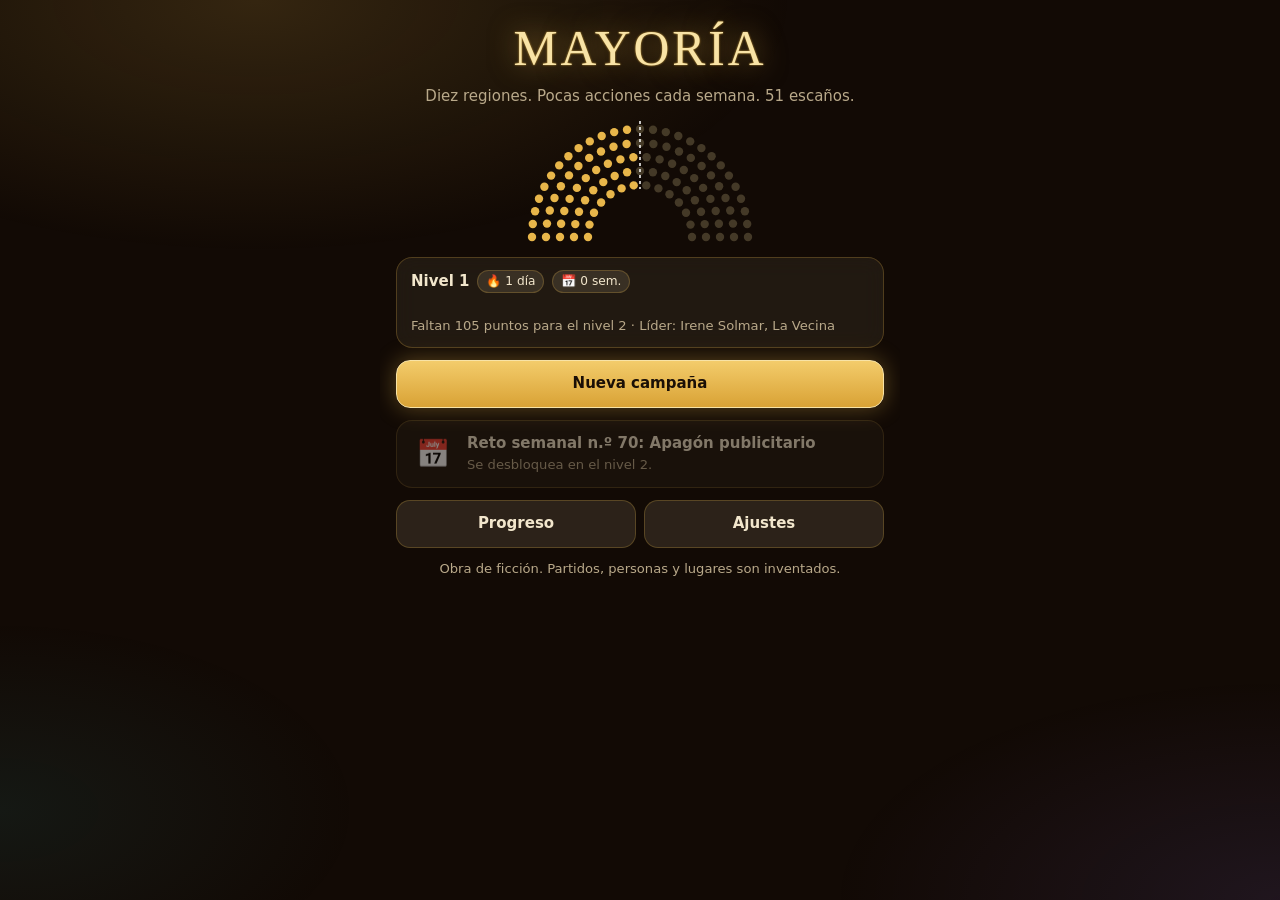
<file: mayoria.html>
<!doctype html>
<html lang="es">
<head>
<meta charset="utf-8">
<meta name="viewport" content="width=device-width,initial-scale=1,viewport-fit=cover,user-scalable=no">
<title>Mayoría</title>
<meta name="claude:viewport-fit-sides" content="cover">
<meta name="theme-color" content="#120A05">
<meta name="mobile-web-app-capable" content="yes">
<meta name="apple-mobile-web-app-capable" content="yes">
<meta name="apple-mobile-web-app-status-bar-style" content="black-translucent">
<meta name="description" content="Mayoría: campaña política por turnos. Pocas acciones por semana, diez regiones, un objetivo: 51 escaños.">
<link rel="manifest" href="manifest.webmanifest">
<link rel="icon" href="icono.svg" type="image/svg+xml">
<style>
/* Disposición: aplicación de una pantalla. Barra de estado arriba, mapa hexagonal al centro,
   panel de decisiones abajo y navegación inferior. Oscuro cálido, cristal y brillos dorados. */
:root{
  color-scheme:dark;
  --fondo:#120A05; --fondo2:#1C1108; --cristal:rgba(255,232,190,.065); --cristal2:rgba(255,232,190,.11);
  --borde:rgba(232,182,74,.24); --borde2:rgba(232,182,74,.5);
  --txt:#F2E6CC; --mut:#B9A98A; --oro:#E8B64A; --oro2:#F8E3A6; --tinta:#1A0F06;
  --ok:#7BD67F; --mal:#FF7A66; --indeciso:#6B5B45;
  --yo:#E8B64A; --r1:#3FC1C9; --r2:#9B7BFF; --r3:#E86FA6;
  --titulo:Georgia,"Times New Roman",serif;
  --cuerpo:system-ui,-apple-system,"Segoe UI",Roboto,"Helvetica Neue",sans-serif;
  --lado-i:max(16px, env(safe-area-inset-left, 0px)); --lado-d:max(16px, env(safe-area-inset-right, 0px));
}
*{box-sizing:border-box;-webkit-tap-highlight-color:transparent}
[hidden]{display:none!important}
html,body{height:100%;margin:0}
body{background:var(--fondo);color:var(--txt);font:15px/1.4 var(--cuerpo);overflow:hidden;
  overscroll-behavior:none;-webkit-user-select:none;user-select:none;touch-action:manipulation}
body::after{content:"";position:fixed;inset:0;pointer-events:none;z-index:0;
  background:radial-gradient(60% 40% at 20% 0%,rgba(232,182,74,.16),transparent 70%),
             radial-gradient(50% 35% at 100% 100%,rgba(155,123,255,.10),transparent 70%),
             radial-gradient(40% 30% at 0% 90%,rgba(63,193,201,.08),transparent 70%)}
button{font:inherit;color:inherit;background:none;border:0;padding:0;cursor:pointer}
button:focus-visible,input:focus-visible,a:focus-visible{outline:2px solid var(--oro2);outline-offset:2px}
input{font:inherit;color:var(--txt)}
a{color:var(--oro)}
h1,h2,h3{font-family:var(--titulo);font-weight:400;margin:0;text-wrap:balance}
#app{position:relative;z-index:1;height:100%;max-width:520px;margin:0 auto;display:flex;flex-direction:column;min-height:0}
.pant{flex:1;min-height:0;display:flex;flex-direction:column;gap:12px;overflow-y:auto;
  padding-block:14px;padding-left:var(--lado-i);padding-right:var(--lado-d);-webkit-overflow-scrolling:touch}
.cab{display:flex;align-items:center;gap:10px}
.cab h2{font-size:1.35rem;color:var(--oro2);flex:1;min-width:0}
.atras{width:40px;height:40px;border-radius:12px;background:var(--cristal);border:1px solid var(--borde);font-size:1.2rem;flex:none}
.cristal{background:var(--cristal);border:1px solid var(--borde);border-radius:16px;
  -webkit-backdrop-filter:blur(10px);backdrop-filter:blur(10px)}
.caja{padding:12px 14px}
.mut{color:var(--mut)} .peq{font-size:.82rem} .oro{color:var(--oro)} .ok{color:var(--ok)} .mal{color:var(--mal)}
.num{font-variant-numeric:tabular-nums}
.fila{display:flex;align-items:center;gap:8px} .fila>.cre{flex:1;min-width:0}
.col{display:flex;flex-direction:column;gap:8px}
.rej{display:grid;gap:8px} .rej2{grid-template-columns:1fr 1fr} .rej3{grid-template-columns:repeat(3,1fr)}
.etq{font-size:.7rem;letter-spacing:.09em;text-transform:uppercase;color:var(--mut)}
.btn{display:flex;align-items:center;justify-content:center;gap:8px;min-height:48px;padding:10px 16px;border-radius:14px;
  background:var(--cristal2);border:1px solid var(--borde);font-weight:600;text-align:center;transition:transform .08s}
.btn:active{transform:scale(.97)}
.btn.pri{background:linear-gradient(180deg,#F3CC6B,#D9A235);color:var(--tinta);border-color:#F8E3A6;
  box-shadow:0 0 22px rgba(232,182,74,.35)}
.btn[disabled],.btn.no{opacity:.45}
.btn.bloq{opacity:.55;border-style:dashed}
.chip{display:inline-flex;align-items:center;gap:4px;padding:2px 8px;border-radius:999px;background:var(--cristal2);
  border:1px solid var(--borde);font-size:.76rem;white-space:nowrap}
.chip.ok{border-color:rgba(123,214,127,.5)} .chip.mal{border-color:rgba(255,122,102,.5)}
.chips{display:flex;flex-wrap:wrap;gap:4px}
.barra{height:8px;border-radius:99px;background:rgba(255,255,255,.08);overflow:hidden}
.barra>i{display:block;height:100%;background:linear-gradient(90deg,var(--oro),var(--oro2));border-radius:99px;transition:width .5s}
.seg{display:flex;height:12px;border-radius:99px;overflow:hidden;background:var(--indeciso)}
.seg>i{display:block;height:100%;transition:width .5s}

/* Inicio */
.logo{font-family:var(--titulo);font-size:3.1rem;letter-spacing:.06em;color:var(--oro2);text-align:center;line-height:1;
  text-shadow:0 0 28px rgba(232,182,74,.55),0 0 2px rgba(232,182,74,.9);margin-top:10px}
.lema{text-align:center;color:var(--mut)}
.hemi{display:block;margin:0 auto;width:min(240px,70%)}

/* Tarjetas de selección */
.opc{display:flex;gap:12px;align-items:center;padding:12px 14px;text-align:left;border-radius:16px;
  background:var(--cristal);border:1px solid var(--borde);width:100%}
.opc.sel{border-color:var(--oro2);box-shadow:0 0 0 1px var(--oro2),0 0 20px rgba(232,182,74,.28);background:var(--cristal2)}
.opc.bloq{opacity:.5}
.opc .ico{font-size:1.7rem;width:44px;text-align:center;flex:none}
.opc b{display:block}
.avatar{width:44px;height:44px;border-radius:50%;display:grid;place-items:center;font-size:1.4rem;flex:none;
  background:var(--cristal2);border:1px solid var(--borde2)}
.muestra{width:40px;height:40px;border-radius:50%;border:2px solid transparent;flex:none}
.muestra.sel{border-color:#fff;box-shadow:0 0 14px currentColor}
.emb{width:44px;height:44px;border-radius:12px;background:var(--cristal);border:1px solid var(--borde);font-size:1.3rem;flex:none}
.emb.sel{border-color:var(--oro2);background:var(--cristal2)}
.campo{width:100%;min-height:46px;border-radius:12px;border:1px solid var(--borde);background:rgba(0,0,0,.3);padding:8px 12px;
  -webkit-user-select:text;user-select:text}
.tema{padding:8px 10px;border-radius:12px;background:var(--cristal);border:1px solid var(--borde);font-size:.88rem;text-align:left}
.tema.sel{border-color:var(--oro2);background:var(--cristal2)}

/* Juego */
.hud{padding-top:10px;padding-left:var(--lado-i);padding-right:var(--lado-d);display:flex;flex-direction:column;gap:6px;flex:none}
.hud .f1{display:flex;gap:6px;align-items:stretch}
.dato{flex:1;min-width:0;padding:5px 6px;border-radius:12px;background:var(--cristal);border:1px solid var(--borde);text-align:center}
.dato b{display:block;font-size:1rem;font-variant-numeric:tabular-nums;white-space:nowrap}
.dato span{font-size:.62rem;letter-spacing:.06em;text-transform:uppercase;color:var(--mut);white-space:nowrap}
.pips{letter-spacing:2px;color:var(--oro)}
.proy{display:flex;justify-content:space-between;font-size:.78rem;gap:8px}
.cuerpo{flex:1;min-height:0;display:flex;flex-direction:column}
.mapa-wrap{flex:1;min-height:150px;position:relative;padding-left:var(--lado-i);padding-right:var(--lado-d)}
.mapa-wrap svg{width:100%;height:100%;display:block}
.hex polygon{stroke:rgba(248,227,166,.35);stroke-width:1.2;transition:fill .4s,fill-opacity .4s}
.hex.sel polygon{stroke:#fff;stroke-width:2.6;filter:drop-shadow(0 0 6px rgba(248,227,166,.9))}
.hex text{fill:var(--txt);text-anchor:middle;pointer-events:none;font-family:var(--cuerpo)}
.hex .n{font-size:10px;fill:var(--oro2)}
.hex .p{font-size:17px;font-weight:700}
.hex .e{font-size:8.5px;fill:var(--mut)}
.flota{font-size:15px;font-weight:800;text-anchor:middle;pointer-events:none;animation:flota 1.3s ease-out forwards;
  paint-order:stroke;stroke:#120A05;stroke-width:3px}
@keyframes flota{0%{opacity:0;transform:translateY(6px)}15%{opacity:1}100%{opacity:0;transform:translateY(-34px)}}
.panel{flex:none;padding:6px var(--lado-d) 8px var(--lado-i);display:flex;flex-direction:column;gap:6px}
.reg-cab{display:flex;align-items:baseline;gap:8px}
.reg-cab h3{font-size:1.1rem;color:var(--oro2);flex:1;min-width:0}
.acc{display:flex;flex-direction:column;align-items:center;justify-content:center;gap:1px;min-height:54px;padding:5px 3px;
  border-radius:12px;background:var(--cristal);border:1px solid var(--borde);text-align:center;line-height:1.15}
.acc:active{transform:scale(.96)}
.acc b{font-size:.8rem}
.acc .ef{font-size:.7rem;color:var(--ok)}
.acc .co{font-size:.66rem;color:var(--mut)}
.acc.no{opacity:.4}
.fin{min-height:54px;padding:6px 8px}
.guia{padding:8px 12px;border-radius:12px;background:rgba(232,182,74,.16);border:1px solid var(--borde2);font-size:.88rem}
.nav{flex:none;display:flex;border-top:1px solid var(--borde);background:rgba(18,10,5,.92);
  padding:0 var(--lado-d) env(safe-area-inset-bottom,0px) var(--lado-i)}
.nav button{flex:1;min-height:54px;display:flex;flex-direction:column;align-items:center;justify-content:center;gap:1px;
  font-size:.64rem;color:var(--mut)}
.nav button i{font-style:normal;font-size:1.15rem;filter:grayscale(.6);opacity:.7}
.nav button.sel{color:var(--oro2)} .nav button.sel i{filter:none;opacity:1}
.desliza{flex:1;min-height:0;overflow-y:auto;padding:10px var(--lado-d) 14px var(--lado-i);display:flex;flex-direction:column;gap:10px}
.nodo{display:block;width:100%;padding:8px;border-radius:12px;background:var(--cristal);border:1px solid var(--borde);text-align:left;font-size:.78rem;line-height:1.25}
.nodo b{display:block;font-size:.82rem}
.nodo.tengo{border-color:var(--ok);background:rgba(123,214,127,.12)}
.nodo.puedo{border-color:var(--oro2);box-shadow:0 0 14px rgba(232,182,74,.3)}
.nodo.lejos{opacity:.45}
.noti{padding:8px 10px;border-left:3px solid var(--borde2);background:var(--cristal);border-radius:0 10px 10px 0;font-size:.88rem}
.noti.b{border-left-color:var(--ok)} .noti.m{border-left-color:var(--mal)}
table{width:100%;border-collapse:collapse;font-size:.84rem}
td,th{padding:6px 4px;text-align:right;border-bottom:1px solid rgba(232,182,74,.12);font-variant-numeric:tabular-nums}
td:first-child,th:first-child{text-align:left} th{font-weight:400;color:var(--mut);font-size:.72rem}
.punto{display:inline-block;width:10px;height:10px;border-radius:50%;vertical-align:middle;margin-right:4px}
.graf{width:100%;height:150px;display:block}

/* Modales y avisos */
#velo{position:fixed;inset:0;z-index:20;background:rgba(8,4,2,.72);display:flex;align-items:flex-end;justify-content:center;
  padding:16px var(--lado-d) calc(16px + env(safe-area-inset-bottom,0px)) var(--lado-i);
  -webkit-backdrop-filter:blur(4px);backdrop-filter:blur(4px)}
.modal{width:100%;max-width:480px;max-height:100%;overflow-y:auto;padding:16px;border-radius:20px;background:#22150A;
  border:1px solid var(--borde2);box-shadow:0 0 40px rgba(232,182,74,.22);display:flex;flex-direction:column;gap:10px;
  animation:sube .22s ease-out}
.modal h3{font-size:1.25rem;color:var(--oro2)}
@keyframes sube{from{transform:translateY(24px);opacity:0}to{transform:none;opacity:1}}
.dec{display:flex;flex-direction:column;gap:5px;align-items:flex-start;width:100%;padding:11px 12px;border-radius:14px;
  background:var(--cristal2);border:1px solid var(--borde);text-align:left}
.dec:active{transform:scale(.98)} .dec.no{opacity:.45}
#aviso{position:fixed;left:50%;top:calc(118px + env(safe-area-inset-top,0px));transform:translateX(-50%);z-index:30;
  max-width:min(88vw,420px);padding:9px 14px;border-radius:12px;background:#2B1B0D;border:1px solid var(--borde2);
  font-size:.88rem;text-align:center;box-shadow:0 6px 24px rgba(0,0,0,.5);pointer-events:none;transition:opacity .25s}
.estrellas{font-size:2.2rem;letter-spacing:6px;text-align:center}
.revela{animation:sube .3s ease-out}
.esc-barra{position:relative}
.esc-barra .linea{position:absolute;top:-4px;bottom:-4px;width:2px;background:#fff;left:50.5%}
@media (prefers-reduced-motion:reduce){*{animation:none!important;transition:none!important}}
.sinanim *{animation:none!important;transition:none!important}
@media (max-height:640px){.acc{min-height:48px}.fin{min-height:48px}.dato span{display:none}.acc .co{display:none}}
</style>
</head>
<body>
<div id="app"></div>
<div id="velo" hidden></div>
<div id="aviso" hidden></div>
<script>
'use strict';
/* ════════════════════════════════════════════════════════════════════════════════
   MAYORÍA · Campaña por turnos
   ────────────────────────────────────────────────────────────────────────────────
   TABLA DE EQUILIBRIO
   Todo lo que afecta al ritmo y a la dificultad está aquí. La lógica de más abajo
   solo lee estos valores: se pueden ajustar sin tocar nada más.
   ════════════════════════════════════════════════════════════════════════════════ */
const CONFIG = {
  VERSION: '2.0.0',
  CLAVE_GUARDADO: 'mayoria_v2',          // prefijo de localStorage
  MOSTRAR_MODOS_FUTUROS: false,          // true = enseña «Crisis» y «Cartas» como «en preparación»

  CAMPANA: {
    semanas: { expres: 8, completa: 12 },// duración de cada modo, en turnos
    paPorSemana: { expres: 4, completa: 3 }, // puntos de acción (PA) por turno en cada modo
    escanos: 101, mayoria: 51,           // tamaño del parlamento y objetivo
    umbralEscano: 3,                     // % mínimo en una región para optar a escaños
    fondosIni: 60, ingresoSemanal: 15,
    credIni: 60,                         // credibilidad inicial (0-100)
    influenciaPorSemana: 1,              // puntos para el Árbol
    apoyoIniJugador: [8, 12],            // % inicial del jugador en cada región (mín, máx)
    indecisosIni: [30, 40],              // % inicial de indecisos en cada región
    cuotaIndecisos: 0.6,                 // parte de cada ganancia que sale de indecisos (el resto, de rivales)
    saturacion: 0.7,                     // multiplicador al repetir la misma acción en la misma región y semana
    bonusTemaSemana: 0.25,               // extra en regiones a las que les importa el tema de la semana
    bonusTemaBandera: 0.25,              // extra del Mitin donde importa uno de tus temas bandera
    frenoDesde: 30, frenoMin: 0.45,      // rendimientos decrecientes: a partir de este % cuesta más crecer
    maxPromesas: 3, maxOrg: 5,
    probEvento: 1.0                      // probabilidad de decisión al empezar la semana (desde la 2.ª)
  },

  ACCIONES: {
    mitin:      { pa: 1, fondos: 15, apoyo: 5.0 },
    puerta:     { pa: 1, fondos: 0,  apoyo: 2.5, org: 1 },
    anuncios:   { pa: 1, fondos: 30, apoyo: 3.5, vecinas: 1.6 },
    recaudar:   { pa: 1, fondos: 0,  base: 18, porApoyo: 0.9, desgaste: 1.0 },
    sede:       { pa: 2, fondos: 45, org: 2, ingreso: 4, defensa: 0.35 },
    contraste:  { pa: 1, fondos: 20, dano: 5.0, robo: 0.5, riesgo: 0.30, penaCred: 6, penaRel: 12, penaRelFallo: 10 },
    entrevista: { pa: 2, fondos: 0,  probBase: 0.40, probPorCred: 0.004, exito: 2.2, credExito: 5, fallo: -1.0, credFallo: -7 },
    promesa:    { pa: 1, fondos: 0,  apoyo: 4.5, costeCumplir: 25, penaCred: 12, penaApoyo: 3, probPrueba: 0.30 },
    puentes:    { pa: 1, fondos: 0,  rel: 18 }
  },

  ORG:  { apoyoSemanal: 0.35, defensaPorNivel: 0.08, defensaMax: 0.8, bonusElectoral: 0.05 },
  CRED: { multMin: 0.75, multMax: 1.25 },   // la credibilidad multiplica todo lo que convences
  PACTO:{ relIni: 45, umbral: 55 },         // relación mínima para que un rival acepte pactar
  ELECCION: { ruido: 2.0 },                 // desviación máxima (en puntos) entre sondeo y voto real

  DIFICULTAD: {
    facil:      { nombre: 'Fácil',      nivel: 1, accRival: 1, fuerza: 1.15, ataque: 0.10, fondosExtra: 30, xp: 0.8, desc: 'Rivales tranquilos y algo más de dinero.' },
    normal:     { nombre: 'Normal',     nivel: 1, accRival: 2, fuerza: 0.80, ataque: 0.15, fondosExtra: 0,  xp: 1.0, desc: 'La experiencia pensada para una campaña ajustada.' },
    dificil:    { nombre: 'Difícil',    nivel: 3, accRival: 2, fuerza: 1.05, ataque: 0.22, fondosExtra: -10, xp: 1.4, desc: 'Rivales que reaccionan cuando subes.' },
    implacable: { nombre: 'Implacable', nivel: 5, accRival: 3, fuerza: 1.00, ataque: 0.28, fondosExtra: -20, xp: 1.9, desc: 'Tres partidos contra ti. Solo para veteranos.' }
  },

  EQUIPO_MAX: 2,                            // asesores contratados a la vez

  META: {
    niveles: [0, 120, 320, 600, 950, 1400, 1950, 2600, 3400, 4400], // XP acumulada para cada nivel
    xpPorEscano: 2, xpPorEstrella: 40, xpLogro: 40, xpDiario: 15,
    bonoDiarioFondos: 8, bonoDiarioTope: 5,   // fondos extra por día de racha (hasta el tope)
    xpRetoPorRacha: 25,                       // XP extra por cada semana de racha en el reto semanal
    nivelReto: 2,
    huecosLegado: [{ nivel: 3, huecos: 1 }, { nivel: 6, huecos: 2 }]
  }
};

/* ══════════════ CONTENIDO (todo ficticio) ══════════════ */
const PAIS = 'Auria';
const TEMAS = {
  empleo:    { n: 'Empleo',    i: '🛠️' }, sanidad:  { n: 'Sanidad',   i: '🩺' },
  vivienda:  { n: 'Vivienda',  i: '🏠' }, seguridad:{ n: 'Seguridad', i: '🛡️' },
  entorno:   { n: 'Entorno',   i: '🌳' }, educacion:{ n: 'Educación', i: '📚' }
};
const TEMA_IDS = Object.keys(TEMAS);
// pos: centro del hexágono en el mapa; fuerte: partido rival con ventaja histórica (1-3)
const REGIONES = [
  { n: 'Altos de Niebla', c: ['Altos de', 'Niebla'],  esc: 8,  temas: ['entorno', 'sanidad'],    pos: [93.3, 55],   fuerte: 2 },
  { n: 'Bosque Umbrío',   c: ['Bosque', 'Umbrío'],    esc: 7,  temas: ['entorno', 'empleo'],     pos: [179.9, 55],  fuerte: 2 },
  { n: 'Costa Alba',      c: ['Costa', 'Alba'],       esc: 14, temas: ['vivienda', 'empleo'],    pos: [50, 130],    fuerte: 1 },
  { n: 'Sierra Brava',    c: ['Sierra', 'Brava'],     esc: 6,  temas: ['seguridad', 'sanidad'],  pos: [136.6, 130], fuerte: 3 },
  { n: 'Valle Hondo',     c: ['Valle', 'Hondo'],      esc: 9,  temas: ['empleo', 'educacion'],   pos: [223.2, 130], fuerte: 3 },
  { n: 'Puerto Lumen',    c: ['Puerto', 'Lumen'],     esc: 16, temas: ['vivienda', 'educacion'], pos: [93.3, 205],  fuerte: 1 },
  { n: 'Llano Dorado',    c: ['Llano', 'Dorado'],     esc: 11, temas: ['empleo', 'seguridad'],   pos: [179.9, 205], fuerte: 2 },
  { n: 'Campo Viejo',     c: ['Campo', 'Viejo'],      esc: 13, temas: ['sanidad', 'seguridad'],  pos: [136.6, 280], fuerte: 3 },
  { n: 'Ribera Clara',    c: ['Ribera', 'Clara'],     esc: 12, temas: ['educacion', 'sanidad'],  pos: [223.2, 280], fuerte: 1 },
  { n: 'Islas Serenas',   c: ['Islas', 'Serenas'],    esc: 5,  temas: ['entorno', 'vivienda'],   pos: [40, 296],    fuerte: 0, isla: true }
];
const HEX_R = 49;
const VECINAS = REGIONES.map((a, i) => REGIONES.map((b, j) => j).filter(j => j !== i &&
  !a.isla && !REGIONES[j].isla && Math.hypot(a.pos[0] - REGIONES[j].pos[0], a.pos[1] - REGIONES[j].pos[1]) < 95));
VECINAS[9] = [5, 7]; VECINAS[5].push(9); VECINAS[7].push(9);

const RIVALES = [null,
  { n: 'Unión del Faro',  corto: 'Faro',   lider: 'Alba Ferrún',   color: '#3FC1C9', cuad: '🟦', corriente: 'Continuistas: prometen mantener el rumbo.', estilo: 'Fuertes en la costa y en los medios.' },
  { n: 'Pacto del Roble', corto: 'Roble',  lider: 'Darío Mestral', color: '#9B7BFF', cuad: '🟪', corriente: 'Arraigados: lo local va primero.',          estilo: 'Dominan el interior con mucha organización.' },
  { n: 'Círculo Aurora',  corto: 'Aurora', lider: 'Vera Lunares',  color: '#E86FA6', cuad: '🟥', corriente: 'Rupturistas: quieren empezar de cero.',     estilo: 'Imprevisibles. Atacan a quien va primero.' }
];
const COLORES = ['#E8B64A', '#7BD67F', '#5AA9FF', '#FF9A4D'];
const EMBLEMAS = ['⭐', '🌿', '🔥', '🌊', '🕊️', '⚙️', '🌻', '🗝️'];

const LIDERES = [
  { id: 'oradora',     n: 'Elena Vadoluz', mote: 'La Oradora',     ico: '🎤', nivel: 1, desc: 'Sus mítines convencen un 30 % más.' },
  { id: 'gestor',      n: 'Bruno Aterra',  mote: 'El Gestor',      ico: '📊', nivel: 1, desc: 'Empieza con 25 fondos más y gana 8 más cada semana.' },
  { id: 'vecina',      n: 'Irene Solmar',  mote: 'La Vecina',      ico: '🚪', nivel: 2, desc: 'El puerta a puerta suma 1,5 puntos más de apoyo.' },
  { id: 'comunicador', n: 'Marco Leivano', mote: 'El Comunicador', ico: '📺', nivel: 4, desc: 'Entrevistas con un 15 % más de éxito y anuncios un 20 % mejores.' },
  { id: 'negociadora', n: 'Nora Quintel',  mote: 'La Negociadora', ico: '🤝', nivel: 5, desc: 'Mejor relación inicial con todos y pactos más fáciles.' },
  { id: 'estratega',   n: 'Teo Barrén',    mote: 'El Estratega',   ico: '♟️', nivel: 6, desc: 'Empieza con 2 de influencia y gana 1 extra cada 3 semanas.' }
];
const LEGADOS = [
  { id: 'hucha',     n: 'Hucha llena',     nivel: 3, desc: '+30 fondos al empezar.' },
  { id: 'base',      n: 'Base fiel',       nivel: 3, desc: '+2 de apoyo inicial en todas las regiones.' },
  { id: 'contactos', n: 'Buenos contactos',nivel: 4, desc: '+12 de relación con todos los rivales.' },
  { id: 'temple',    n: 'Temple',          nivel: 5, desc: '+10 de credibilidad inicial.' },
  { id: 'madrugador',n: 'Madrugador',      nivel: 7, desc: '+1 PA la primera semana y +1 de influencia.' }
];
const ARBOL = {
  calle:   { n: 'Calle',   i: '🚶', nodos: [
    { id: 'c1', n: 'Voluntariado',      c: 1, d: 'Puerta a puerta: +1 de apoyo.' },
    { id: 'c2', n: 'Mítines con gancho',c: 2, d: 'Mitin: +25 % de efecto.' },
    { id: 'c3', n: 'Red de barrios',    c: 3, d: 'La organización da el doble de apoyo semanal.' },
    { id: 'c4', n: 'Marea ciudadana',   c: 4, d: '+1 de apoyo semanal en cada región con sede.' } ] },
  medios:  { n: 'Medios',  i: '📡', nodos: [
    { id: 'm1', n: 'Gabinete de prensa',c: 1, d: 'Entrevista: +15 % de éxito.' },
    { id: 'm2', n: 'Anuncios afinados', c: 2, d: 'Anuncios: 10 fondos menos.' },
    { id: 'm3', n: 'Datos contrastados',c: 3, d: 'Contraste: la mitad de riesgo. +8 de credibilidad.' },
    { id: 'm4', n: 'Momento viral',     c: 4, d: 'Tu primera acción de cada semana rinde un 50 % más.' } ] },
  aparato: { n: 'Aparato', i: '🏛️', nodos: [
    { id: 'a1', n: 'Tesorería',         c: 1, d: '+10 fondos cada semana.' },
    { id: 'a2', n: 'Sedes ágiles',      c: 2, d: 'Abrir sede cuesta 1 PA y 15 fondos menos.' },
    { id: 'a3', n: 'Agenda apretada',   c: 3, d: '+1 PA cada semana.' },
    { id: 'a4', n: 'Maquinaria',        c: 4, d: '+2 puntos en todas las regiones el día de las elecciones.' } ] }
};
const EQUIPO = [
  { id: 'tesorero',    n: 'Tesorera',                  ico: '💼', coste: 35, d: '+8 fondos cada semana.' },
  { id: 'portavoz',    n: 'Portavoz',                  ico: '🗣️', coste: 40, d: '+1,5 de credibilidad cada semana.' },
  { id: 'analista',    n: 'Analista de datos',         ico: '📈', coste: 40, d: 'Mítines y anuncios: +10 % de efecto.' },
  { id: 'territorial', n: 'Coordinador territorial',   ico: '🧭', coste: 45, d: 'Cada sede da +1 de apoyo semanal.' },
  { id: 'negociador',  n: 'Negociadora',               ico: '☕', coste: 30, d: '+4 de relación con todos cada semana.' }
];
// Retos semanales: cada semana natural toca uno, igual para todo el mundo (se calcula con la fecha, sin servidor).
const RETOS = [
  { n: 'Austeridad',        d: 'Empiezas con 20 fondos y cada semana entran 5 menos.', mod: { fondosIni: 20, ingreso: -5 } },
  { n: 'Campaña relámpago', d: 'Solo 6 semanas, pero con 4 PA cada una.',              mod: { semanas: 6, pa: 4 } },
  { n: 'Apagón publicitario', d: 'No se pueden comprar anuncios.',                     mod: { bloqueadas: ['anuncios'] } },
  { n: 'Rivales en forma',  d: 'Los rivales convencen un 25 % más.',                   mod: { fuerzaRival: 1.25 } },
  { n: 'País indeciso',     d: 'Hay 12 puntos más de indecisos en cada región.',       mod: { indecisosExtra: 12 } },
  { n: 'Lupa pública',      d: 'Toda pérdida de credibilidad cuenta el doble.',        mod: { credPerdida: 2 } },
  { n: 'Sin ladrillo',      d: 'No se pueden abrir sedes.',                            mod: { bloqueadas: ['sede'] } },
  { n: 'Silencio en plató', d: 'No hay entrevistas, pero los mítines rinden un 20 % más.', mod: { bloqueadas: ['entrevista'], mitin: 1.2 } }
];
/* Arquitectura de modos: cada modo declara su configuración. «Crisis» y «Cartas» quedan registrados
   pero desactivados; al implementarlos basta con poner activo:true y dar su propio bucle en `iniciar`. */
const MODOS = {
  expres:   { n: 'Campaña exprés',   ico: '⚡', activo: true,  desc: '8 semanas, 4 acciones cada una. Unos 3 minutos.',  nivel: 1 },
  completa: { n: 'Campaña completa', ico: '🗳️', activo: true,  desc: '12 semanas, 3 acciones cada una. Unos 5 minutos.', nivel: 1 },
  reto:     { n: 'Reto semanal',     ico: '📅', activo: true,  desc: 'Una regla especial cada semana.', nivel: CONFIG.META.nivelReto },
  crisis:   { n: 'Crisis',           ico: '🚨', activo: false, desc: 'En preparación.', nivel: 99 },
  cartas:   { n: 'Cartas',           ico: '🃏', activo: false, desc: 'En preparación.', nivel: 99 }
};

/* Decisiones de la semana. coste = lo que pagas seguro; ef = efecto seguro;
   prob/ok/ko = resultado incierto (prob:'cred' depende de tu credibilidad).
   Claves de efecto: f fondos · c credibilidad · n apoyo nacional · i influencia · pa ·
   reg:[región, puntos] (ev, mejor, peor) · tema:[tema, puntos] · rel relación con {rival} ·
   riv apoyo nacional de {rival} · org:[región, niveles] */
const EVENTOS = [
  { t: 'Un donante polémico', x: 'Un empresario con mala prensa quiere financiar tu campaña.', o: [
    { t: 'Aceptar el dinero', ef: { f: 50, c: -8 } }, { t: 'Rechazarlo en público', ef: { c: 5 } } ] },
  { t: 'Huelga de transportes', x: 'Los autobuses de {region} llevan tres días parados.', o: [
    { t: 'Ofrecerte a mediar', prob: 0.55, ok: { reg: ['ev', 5], c: 3 }, ko: { c: -4 } }, { t: 'No pronunciarte', ef: { reg: ['ev', -1] } } ] },
  { t: 'Un vídeo tuyo se hace viral', x: 'Te grabaron ayudando a empujar un coche averiado.', o: [
    { t: 'Darle difusión', coste: { f: 15 }, ef: { n: 1.5 } }, { t: 'Dejar que corra solo', ef: { i: 1 } } ] },
  { t: 'Errata en los carteles', x: 'Mil carteles impresos con una falta de ortografía.', o: [
    { t: 'Reírte de ti mismo en redes', prob: 0.6, ok: { c: 5, n: 1 }, ko: { c: -3 } }, { t: 'Reimprimirlos', coste: { f: 20 }, ef: {} } ] },
  { t: 'Inundaciones', x: 'Una tormenta ha anegado varios barrios de {region}.', o: [
    { t: 'Ir con voluntarios', coste: { pa: 1 }, ef: { reg: ['ev', 5], c: 4 } }, { t: 'Enviar un mensaje de apoyo', ef: { reg: ['ev', 1] } } ] },
  { t: 'Debate regional', x: 'La televisión de {region} te invita a un debate esta semana.', o: [
    { t: 'Acudir en persona', coste: { pa: 1 }, prob: 'cred', ok: { reg: ['ev', 6] }, ko: { reg: ['ev', -2] } }, { t: 'Enviar a tu portavoz', ef: { reg: ['ev', 1.5] } } ] },
  { t: 'Se filtra un borrador', x: 'Un periódico publica un documento interno a medio escribir.', o: [
    { t: 'Reconocerlo y explicarlo', ef: { c: 3, n: -1 } }, { t: 'Negar que sea vuestro', prob: 0.5, ok: {}, ko: { c: -12 } } ] },
  { t: 'Propuesta de frente común', x: '{rival} te propone firmar juntos una medida sobre vivienda.', o: [
    { t: 'Firmar', ef: { rel: 20, tema: ['vivienda', 2], c: -2 } }, { t: 'Declinar con educación', ef: { rel: -8, c: 2 } } ] },
  { t: 'Una alcaldesa te apoya', x: 'La alcaldesa de un pueblo de {region} ofrece hacer campaña contigo.', o: [
    { t: 'Montar actos con ella', coste: { f: 25 }, ef: { reg: ['ev', 5], org: ['ev', 1] } }, { t: 'Agradecerlo sin más', ef: { reg: ['ev', 1] } } ] },
  { t: 'Voluntarios desbordados', x: 'Se apunta más gente de la que podéis organizar.', o: [
    { t: 'Contratar coordinación', coste: { f: 20 }, ef: { org: ['mejor', 2] } }, { t: 'Formarlos tú', coste: { pa: 1 }, ef: { org: ['mejor', 1], i: 1 } } ] },
  { t: 'Encuesta favorable', x: 'Un sondeo independiente te da mejor resultado del esperado.', o: [
    { t: 'Difundirla', coste: { f: 10 }, ef: { n: 1 } }, { t: 'Usarla para afinar la estrategia', ef: { i: 2 } } ] },
  { t: 'Tropiezo de un rival', x: '{rival} se queda en blanco en una entrevista en directo.', o: [
    { t: 'Hacer sangre', ef: { riv: -2, rel: -15, c: -3 } }, { t: 'Mostrar elegancia', ef: { c: 4, rel: 8 } } ] },
  { t: 'Tertulia de radio', x: 'Un programa con mucha audiencia te quiere mañana a primera hora.', o: [
    { t: 'Ir', prob: 0.6, ok: { n: 1.2, c: 2 }, ko: { c: -4 } }, { t: 'Dedicar la mañana a llamar a donantes', ef: { f: 20 } } ] },
  { t: 'Cena de recaudación', x: 'Tu equipo puede organizar una cena con simpatizantes.', o: [
    { t: 'Organizarla', coste: { pa: 1 }, ef: { f: 45 } }, { t: 'Ahora no', ef: {} } ] },
  { t: 'Un rumor falso', x: 'Circula un bulo sobre tu pasado.', o: [
    { t: 'Desmentirlo con documentos', coste: { f: 15 }, ef: { c: 4 } }, { t: 'Ignorarlo', prob: 0.5, ok: {}, ko: { n: -1.5, c: -4 } } ] },
  { t: 'Acto en la universidad', x: 'Estudiantes de {region} piden que vayas a responder preguntas.', o: [
    { t: 'Ir', coste: { pa: 1 }, ef: { reg: ['ev', 4], i: 1 } }, { t: 'Mandar un vídeo', ef: { reg: ['ev', 1] } } ] },
  { t: 'Cierra una fábrica', x: 'La mayor fábrica de {region} anuncia que cierra.', o: [
    { t: 'Anunciar un plan de empleo sin detallar', ef: { reg: ['ev', 5], c: -3 } }, { t: 'Pedir prudencia', ef: { c: 2, reg: ['ev', -1] } } ] },
  { t: 'Publicidad a mitad de precio', x: 'Una cadena te ofrece un hueco de última hora.', o: [
    { t: 'Comprarlo', coste: { f: 20 }, ef: { n: 1.5 } }, { t: 'Dejarlo pasar', ef: {} } ] },
  { t: 'Dimite tu jefe de prensa', x: 'Se va sin avisar, en plena campaña.', o: [
    { t: 'Contratar a otro ya', coste: { f: 25 }, ef: {} }, { t: 'Atender tú a la prensa', coste: { pa: 1 }, ef: { c: 2 } } ] },
  { t: 'Ola de calor', x: 'Tres semanas sin bajar de cuarenta grados.', o: [
    { t: 'Presentar un plan de sombra y agua', coste: { f: 15 }, ef: { tema: ['entorno', 3] } }, { t: 'Repartir agua en tus actos', ef: { reg: ['mejor', 2] } } ] },
  { t: 'Una foto incómoda', x: 'Aparece una foto tuya de hace años con un disfraz ridículo.', o: [
    { t: 'Publicarla tú con humor', ef: { c: 2, n: 0.5 } }, { t: 'Pedir que la retiren', prob: 0.5, ok: {}, ko: { c: -8 } } ] },
  { t: 'Te ofrecen una portada', x: 'Una revista te da a elegir el enfoque.', o: [
    { t: 'Entrevista a fondo', ef: { c: 5 } }, { t: 'Reportaje personal', ef: { n: 1, c: -1 } } ] },
  { t: 'Descuadre en las cuentas', x: 'La tesorería detecta un error en las cuentas del partido.', o: [
    { t: 'Auditoría pública', coste: { f: 15 }, ef: { c: 6 } }, { t: 'Arreglarlo sin ruido', prob: 0.65, ok: {}, ko: { c: -10, f: -10 } } ] },
  { t: 'Cara a cara', x: '{rival} te reta a un debate entre los dos.', o: [
    { t: 'Aceptar', prob: 'cred', ok: { n: 2, riv: -1 }, ko: { n: -1.5 } }, { t: 'Rechazar', ef: { c: -2 } } ] },
  { t: 'Fiestas mayores', x: '{region} celebra sus fiestas esta semana.', o: [
    { t: 'Pasear y saludar', coste: { pa: 1 }, ef: { reg: ['ev', 3], org: ['ev', 1] } }, { t: 'Patrocinar un concurso', coste: { f: 15 }, ef: { reg: ['ev', 2.5] } } ] },
  { t: 'Caída de las redes', x: 'Las redes sociales no funcionan en todo el país.', o: [
    { t: 'Volver a la calle', ef: { org: ['peor', 1] } }, { t: 'Ahorrar en publicidad', ef: { f: 12 } } ] },
  { t: 'Crecen los indecisos', x: 'Tu sondeo interno dice que mucha gente aún no sabe a quién votar.', o: [
    { t: 'Semana de escucha', coste: { pa: 1 }, ef: { i: 2 } }, { t: 'Seguir con el plan', ef: {} } ] },
  { t: 'Urgencias colapsadas', x: 'Los hospitales no dan abasto y todos los partidos opinan.', o: [
    { t: 'Propuesta con cifras', coste: { f: 10 }, ef: { tema: ['sanidad', 2.5], c: 2 } }, { t: 'Culpar a los demás', ef: { tema: ['sanidad', 3], c: -5, rel: -8 } } ] }
];
const LOGROS = [
  { id: 'primera',   n: 'Primera campaña',  d: 'Termina una campaña.' },
  { id: 'gobierno',  n: 'Al gobierno',      d: 'Forma gobierno.' },
  { id: 'absoluta',  n: 'Mayoría absoluta', d: 'Consigue 51 escaños o más.' },
  { id: 'limpio',    n: 'Juego limpio',     d: 'Forma gobierno sin usar campañas de contraste.' },
  { id: 'pleno',     n: 'Pleno',            d: 'Sé el más votado en las diez regiones.' },
  { id: 'sedes5',    n: 'Bien implantado',  d: 'Termina con 5 sedes abiertas.' },
  { id: 'creible',   n: 'Palabra dada',     d: 'Termina con 90 de credibilidad o más.' },
  { id: 'pactista',  n: 'Arte del pacto',   d: 'Gobierna en coalición.' },
  { id: 'promesas',  n: 'Lo prometido',     d: 'Forma gobierno habiendo cumplido 3 promesas.' },
  { id: 'dificil',   n: 'Curtido',          d: 'Forma gobierno en Difícil.' },
  { id: 'implacable',n: 'Contra todos',     d: 'Forma gobierno en Implacable.' },
  { id: 'reto',      n: 'Reto superado',    d: 'Forma gobierno en un reto semanal.' },
  { id: 'racha3',    n: 'Tres de tres',     d: 'Supera el reto semanal 3 semanas seguidas.' },
  { id: 'constante', n: 'Constancia',       d: 'Juega 7 días seguidos.' },
  { id: 'coleccion', n: 'Varias caras',     d: 'Forma gobierno con 3 líderes distintos.' }
];

/* ══════════════ UTILIDADES ══════════════ */
const C = CONFIG.CAMPANA, A = CONFIG.ACCIONES;
const clamp = (v, a, b) => Math.max(a, Math.min(b, v));
const dec = (n, d = 1) => (Math.round(n * 10 ** d) / 10 ** d).toFixed(d).replace('.', ',').replace(/,0+$/, '');
const sig = (n, d = 1) => (n >= 0 ? '+' : '−') + dec(Math.abs(n), d);
const esc = s => String(s).replace(/[&<>"']/g, c => ({ '&': '&amp;', '<': '&lt;', '>': '&gt;', '"': '&quot;', "'": '&#39;' }[c]));
const Almacen = {
  leer(k) { try { const v = localStorage.getItem(CONFIG.CLAVE_GUARDADO + '_' + k); return v ? JSON.parse(v) : null; } catch (e) { return null; } },
  guardar(k, v) { try { localStorage.setItem(CONFIG.CLAVE_GUARDADO + '_' + k, JSON.stringify(v)); return true; } catch (e) { return false; } },
  borrar(k) { try { localStorage.removeItem(CONFIG.CLAVE_GUARDADO + '_' + k); } catch (e) {} }
};
/* Puente con la plataforma: al empaquetar con Capacitor basta con sustituir estos métodos por los plugins nativos. */
const Plataforma = {
  vibrar(ms) { try { if (P.ajustes.vibra && navigator.vibrate) navigator.vibrate(ms); } catch (e) {} },
  async compartir(texto) {
    try { if (navigator.share) { await navigator.share({ text: texto }); return 'compartido'; } } catch (e) { if (e && e.name === 'AbortError') return 'cancelado'; }
    try { await navigator.clipboard.writeText(texto); return 'copiado'; } catch (e) { return 'manual'; }
  }
};
let _audio = null;
function sonido(tipo) {
  if (!P.ajustes.sonido) return;
  try {
    _audio = _audio || new (window.AudioContext || window.webkitAudioContext)();
    const notas = { toque: [520], bien: [520, 780], mal: [300, 200], fin: [392, 523, 659, 784], compra: [660, 880] }[tipo] || [440];
    notas.forEach((f, k) => {
      const o = _audio.createOscillator(), g = _audio.createGain(), t = _audio.currentTime + k * 0.09;
      o.type = 'triangle'; o.frequency.value = f; g.gain.setValueAtTime(0.0001, t);
      g.gain.exponentialRampToValueAtTime(0.08, t + 0.01); g.gain.exponentialRampToValueAtTime(0.0001, t + 0.16);
      o.connect(g); g.connect(_audio.destination); o.start(t); o.stop(t + 0.18);
    });
  } catch (e) {}
}

/* ══════════════ PERFIL (progreso entre partidas) ══════════════ */
function perfilNuevo() {
  return { v: 1, xp: 0, racha: 0, ultimoDia: '', bono: 0, logros: {}, estrellas: {}, lideresGanados: {},
    stats: { partidas: 0, gobiernos: 0, absolutas: 0, mejor: 0 },
    reto: { sem: 0, mejor: 0, superado: false }, rachaSem: 0, ultimaSemSuperada: 0,
    ajustes: { sonido: true, vibra: true, anim: true }, tutorial: false, ultimo: null };
}
let P = Object.assign(perfilNuevo(), Almacen.leer('perfil') || {});
P.ajustes = Object.assign({ sonido: true, vibra: true, anim: true }, P.ajustes || {});
P.stats = Object.assign({ partidas: 0, gobiernos: 0, absolutas: 0, mejor: 0 }, P.stats || {});
P.reto = Object.assign({ sem: 0, mejor: 0, superado: false }, P.reto || {});
const guardarPerfil = () => Almacen.guardar('perfil', P);
function nivelDe(xp) { const n = CONFIG.META.niveles; let l = 1; for (let k = 0; k < n.length; k++) if (xp >= n[k]) l = k + 1; return l; }
function progresoNivel() {
  const n = CONFIG.META.niveles, l = nivelDe(P.xp);
  if (l >= n.length) return { nivel: l, pct: 100, falta: 0 };
  return { nivel: l, pct: (P.xp - n[l - 1]) / (n[l] - n[l - 1]) * 100, falta: n[l] - P.xp };
}
function huecosLegado() { const l = nivelDe(P.xp); let h = 0; CONFIG.META.huecosLegado.forEach(x => { if (l >= x.nivel) h = x.huecos; }); return h; }
function desbloqueosDe(nivel) {
  const out = [];
  LIDERES.forEach(x => { if (x.nivel === nivel) out.push('Líder: ' + x.n + ', ' + x.mote); });
  Object.values(CONFIG.DIFICULTAD).forEach(x => { if (x.nivel === nivel) out.push('Dificultad: ' + x.nombre); });
  Object.values(MODOS).forEach(x => { if (x.activo && x.nivel === nivel) out.push('Modo: ' + x.n); });
  LEGADOS.forEach(x => { if (x.nivel === nivel) out.push('Legado: ' + x.n); });
  CONFIG.META.huecosLegado.forEach(x => { if (x.nivel === nivel) out.push(x.huecos === 1 ? 'Primer hueco de legado' : 'Segundo hueco de legado'); });
  return out;
}
function ganarXP(n) {
  const antes = nivelDe(P.xp); P.xp += Math.round(n); const despues = nivelDe(P.xp); const nuevos = [];
  for (let l = antes + 1; l <= despues; l++) nuevos.push(...desbloqueosDe(l));
  return { antes, despues, nuevos };
}
const hoyStr = (d = new Date()) => d.getFullYear() + '-' + String(d.getMonth() + 1).padStart(2, '0') + '-' + String(d.getDate()).padStart(2, '0');
function semanaId(d = new Date()) { // semanas completas desde un lunes fijo; cambia cada lunes
  const local = Date.UTC(d.getFullYear(), d.getMonth(), d.getDate()); return Math.floor((local / 86400000 + 3) / 7);
}
function retoActual() { const s = semanaId(); return Object.assign({ sem: s, num: s - 2900, seed: s * 7919 + 13 }, RETOS[s % RETOS.length]); }
function diasParaLunes() { const d = new Date().getDay(); return d === 0 ? 1 : 8 - d; }
function comprobarDia() { // racha diaria; devuelve aviso si hoy es un día nuevo
  const hoy = hoyStr(); if (P.ultimoDia === hoy) return null;
  const ayer = new Date(); ayer.setDate(ayer.getDate() - 1);
  P.racha = P.ultimoDia === hoyStr(ayer) ? P.racha + 1 : 1; P.ultimoDia = hoy;
  P.bono = CONFIG.META.bonoDiarioFondos * Math.min(P.racha, CONFIG.META.bonoDiarioTope);
  const sub = ganarXP(CONFIG.META.xpDiario);
  if (P.racha >= 7) P.logros.constante = true;
  if (P.reto.sem !== semanaId()) { // semana nueva: si no se superó la anterior, la racha semanal se pierde
    if (P.ultimaSemSuperada < semanaId() - 1) P.rachaSem = 0;
    P.reto = { sem: semanaId(), mejor: 0, superado: false };
  }
  guardarPerfil(); return { racha: P.racha, bono: P.bono, sub };
}

/* ══════════════ MOTOR DE CAMPAÑA (sin interfaz) ══════════════ */
let G = null; // partida en curso
function rnd() { let t = (G.rng = (G.rng + 0x6D2B79F5) | 0); t = Math.imul(t ^ (t >>> 15), t | 1); t ^= t + Math.imul(t ^ (t >>> 7), t | 61); return ((t ^ (t >>> 14)) >>> 0) / 4294967296; }
const entre = (a, b) => a + rnd() * (b - a);
function elegirPeso(pesos) { const tot = pesos.reduce((a, b) => a + b, 0); let x = rnd() * tot; for (let k = 0; k < pesos.length; k++) { x -= pesos[k]; if (x <= 0) return k; } return pesos.length - 1; }
const guardarPartida = () => Almacen.guardar('partida', G);
const tiene = id => !!G.arbol[id];
const asesor = id => G.equipo.includes(id);
const dif = () => CONFIG.DIFICULTAD[G.dif];
const paBase = () => G.mods.pa || C.paPorSemana[G.modo] || C.paPorSemana.completa;
const colorDe = p => p === 0 ? G.color : RIVALES[p].color;
const nombreDe = p => p === 0 ? G.nombre : RIVALES[p].n;

function nuevaPartida(o) {
  const mod = o.modo === 'reto' ? retoActual().mod : {};
  const D = CONFIG.DIFICULTAD[o.dif], leg = o.legados || [];
  G = { v: 1, modo: o.modo, dif: o.dif, mods: mod, rng: (o.seed != null ? o.seed : (Date.now() ^ (Math.random() * 1e9))) | 0,
    retoSem: o.modo === 'reto' ? semanaId() : 0,
    lider: o.lider, nombre: o.nombre, color: o.color, emblema: o.emblema, banderas: o.banderas.slice(0, 2), legados: leg,
    semana: 1, semanas: mod.semanas || C.semanas[o.modo] || C.semanas.completa,
    pa: 0, fondos: (mod.fondosIni != null ? mod.fondosIni : C.fondosIni) + D.fondosExtra + (o.lider === 'gestor' ? 25 : 0) + (leg.includes('hucha') ? 30 : 0) + (o.bono || 0),
    cred: C.credIni + (leg.includes('temple') ? 10 : 0), inf: (o.lider === 'estratega' ? 2 : 0) + (leg.includes('madrugador') ? 1 : 0),
    rel: [0, 0, 0, 0].map((_, p) => p ? CONFIG.PACTO.relIni + (o.lider === 'negociadora' ? 15 : 0) + (leg.includes('contactos') ? 12 : 0) : 0),
    regs: [], promesas: [], arbol: {}, equipo: [], noticias: [], hist: [], vistos: [], evento: null, fase: 'acciones',
    temaSemana: 'empleo', entrevistaHecha: false, viralUsado: false, resultado: null, final: null,
    stats: { acciones: 0, contrastes: 0, decisiones: 0 }, guia: P.tutorial ? 9 : 0 };
  REGIONES.forEach(R => {
    const u = entre(C.indecisosIni[0], C.indecisosIni[1]) + (mod.indecisosExtra || 0);
    const yo = entre(C.apoyoIniJugador[0], C.apoyoIniJugador[1]) + (leg.includes('base') ? 2 : 0);
    const w = [0, 1, 2, 3].map(p => p ? (R.fuerte === p ? 1.75 : 1) * entre(0.8, 1.2) : 0), tw = w[1] + w[2] + w[3], resto = 100 - u - yo;
    G.regs.push({ s: [yo, resto * w[1] / tw, resto * w[2] / tw, resto * w[3] / tw], u, org: 0, sede: false, usos: {} });
  });
  G.hist.push(nacional());
  noticia('Fundas ' + G.nombre + '. Quedan ' + G.semanas + ' semanas para las elecciones en ' + PAIS + '.', '');
  prepararSemana(true); guardarPartida(); return G;
}
function nacional() { // intención de voto nacional, ponderada por escaños; índice 4 = indecisos
  const out = [0, 0, 0, 0, 0];
  G.regs.forEach((r, i) => { const e = REGIONES[i].esc / C.escanos; for (let p = 0; p < 4; p++) out[p] += r.s[p] * e; out[4] += r.u * e; });
  return out;
}
function dhondt(votos, escanos) {
  const out = votos.map(() => 0), val = votos.map(v => v >= C.umbralEscano ? v : 0);
  for (let k = 0; k < escanos; k++) { let m = -1, mi = 0; val.forEach((v, p) => { const q = v / (out[p] + 1); if (q > m) { m = q; mi = p; } }); out[mi]++; }
  return out;
}
function pesoElectoral(ri) { const r = G.regs[ri]; return 1 + r.org * CONFIG.ORG.bonusElectoral + (G.cred - 50) / 250; }
function votoEstimado(ri, ruido) { // reparte indecisos y, si ruido>0, añade la incertidumbre del día de la votación
  const r = G.regs[ri], w = [pesoElectoral(ri), 1, 1, 1], base = r.s.map((s, p) => s * w[p]), tb = base.reduce((a, b) => a + b, 0) || 1;
  let v = r.s.map((s, p) => Math.max(0, s + r.u * base[p] / tb + (ruido ? (rnd() - rnd()) * ruido : 0) + (ruido && p === 0 && tiene('a4') ? 2 : 0)));
  const t = v.reduce((a, b) => a + b, 0); return v.map(x => x * 100 / t);
}
function proyeccion() { const tot = [0, 0, 0, 0]; REGIONES.forEach((R, i) => dhondt(votoEstimado(i, 0), R.esc).forEach((e, p) => tot[p] += e)); return tot; }
function lider(ri) { const s = G.regs[ri].s; let m = 0; for (let p = 1; p < 4; p++) if (s[p] > s[m]) m = p; return m; }
function defensa(ri) { const r = G.regs[ri]; return clamp(r.org * CONFIG.ORG.defensaPorNivel + (r.sede ? A.sede.defensa : 0), 0, CONFIG.ORG.defensaMax); }
function mover(ri, p, cant) { // suma (o resta) apoyo a un partido en una región; devuelve lo realmente movido
  const r = G.regs[ri];
  if (cant <= 0) { const d = Math.min(r.s[p], -cant); r.s[p] -= d; r.u += d; return -d; }
  const deU = Math.min(r.u, cant * C.cuotaIndecisos), resto = cant - deU, otros = [0, 1, 2, 3].filter(q => q !== p);
  const tot = otros.reduce((a, q) => a + r.s[q], 0); let tomado = 0;
  if (tot > 0) otros.forEach(q => { let t = resto * r.s[q] / tot; if (q === 0) t *= 1 - defensa(ri); t = Math.min(t, r.s[q] * 0.5); r.s[q] -= t; tomado += t; });
  r.u -= deU; r.s[p] += deU + tomado; return deU + tomado;
}
function cambiarCred(d) { if (d < 0 && G.mods.credPerdida) d *= G.mods.credPerdida; G.cred = clamp(G.cred + d, 0, 100); return d; }
function credMult() { const K = CONFIG.CRED; return K.multMin + (K.multMax - K.multMin) * G.cred / 100; }
function noticia(txt, tipo) { G.noticias.unshift({ s: G.semana, t: txt, k: tipo || '' }); if (G.noticias.length > 80) G.noticias.length = 80; }
function ingreso() {
  return C.ingresoSemanal + (G.mods.ingreso || 0) + G.regs.filter(r => r.sede).length * A.sede.ingreso
    + (tiene('a1') ? 10 : 0) + (G.lider === 'gestor' ? 8 : 0) + (asesor('tesorero') ? 8 : 0);
}
function mult(a, ri) { // multiplicador de persuasión de una acción en una región
  const r = G.regs[ri], R = REGIONES[ri]; let m = credMult();
  if (R.temas.includes(G.temaSemana)) m *= 1 + C.bonusTemaSemana;
  if (a === 'mitin') { if (R.temas.some(t => G.banderas.includes(t))) m *= 1 + C.bonusTemaBandera; if (G.lider === 'oradora') m *= 1.3; if (tiene('c2')) m *= 1.25; if (G.mods.mitin) m *= G.mods.mitin; }
  if (a === 'anuncios' && G.lider === 'comunicador') m *= 1.2;
  if ((a === 'mitin' || a === 'anuncios') && asesor('analista')) m *= 1.1;
  if (tiene('m4') && !G.viralUsado) m *= 1.5;
  m *= Math.pow(C.saturacion, r.usos[a] || 0);
  m *= clamp(1 - (r.s[0] - C.frenoDesde) / 70, C.frenoMin, 1);
  return m;
}
function coste(a) {
  const k = { pa: A[a].pa, fondos: A[a].fondos || 0 };
  if (a === 'anuncios' && tiene('m2')) k.fondos -= 10;
  if (a === 'sede' && tiene('a2')) { k.pa = 1; k.fondos -= 15; }
  return k;
}
function rivalFuerte(ri) { const s = G.regs[ri].s; let m = 1; if (s[2] > s[m]) m = 2; if (s[3] > s[m]) m = 3; return m; }
function probEntrevista() { return clamp(A.entrevista.probBase + G.cred * A.entrevista.probPorCred + (tiene('m1') ? 0.15 : 0) + (G.lider === 'comunicador' ? 0.15 : 0), 0.1, 0.95); }
function efecto(a, ri) { // lo que se espera ganar; se usa para enseñarlo ANTES de decidir y para aplicarlo
  const r = ri != null ? G.regs[ri] : null;
  switch (a) {
    case 'mitin':     return { apoyo: A.mitin.apoyo * mult(a, ri) };
    case 'puerta':    return { apoyo: (A.puerta.apoyo + (G.lider === 'vecina' ? 1.5 : 0) + (tiene('c1') ? 1 : 0)) * mult(a, ri), org: r.org < C.maxOrg ? A.puerta.org : 0 };
    case 'anuncios':  return { apoyo: A.anuncios.apoyo * mult(a, ri), vecinas: A.anuncios.vecinas * credMult() * (G.lider === 'comunicador' ? 1.2 : 1) };
    case 'recaudar':  return { fondos: Math.round(A.recaudar.base + A.recaudar.porApoyo * r.s[0]) };
    case 'sede':      return { org: Math.min(A.sede.org, C.maxOrg - r.org) };
    case 'contraste': return { dano: Math.min(A.contraste.dano * credMult(), G.regs[ri].s[rivalFuerte(ri)]), rival: rivalFuerte(ri) };
    case 'entrevista':return { prob: probEntrevista() };
    case 'promesa':   return { apoyo: A.promesa.apoyo * credMult() };
    case 'puentes':   return { rel: A.puentes.rel + (G.lider === 'negociadora' ? 8 : 0) };
  }
}
function puede(a, ri) {
  if (G.fase !== 'acciones') return { ok: false, motivo: 'Ahora no puedes actuar.' };
  if ((G.mods.bloqueadas || []).includes(a)) return { ok: false, motivo: 'El reto de esta semana no lo permite.' };
  const k = coste(a);
  if (G.pa < k.pa) return { ok: false, motivo: 'Te faltan puntos de acción. Termina la semana.' };
  if (G.fondos < k.fondos) return { ok: false, motivo: 'Te faltan fondos. Prueba a recaudar.' };
  if (a === 'sede' && G.regs[ri].sede) return { ok: false, motivo: 'Ya tienes sede en esta región.' };
  if (a === 'entrevista' && G.entrevistaHecha) return { ok: false, motivo: 'Solo una entrevista por semana.' };
  if (a === 'promesa' && G.promesas.length >= C.maxPromesas) return { ok: false, motivo: 'Ya has hecho ' + C.maxPromesas + ' promesas.' };
  if (a === 'contraste' && G.regs[ri].s[rivalFuerte(ri)] < 2) return { ok: false, motivo: 'Aquí no queda rival al que restar.' };
  return { ok: true };
}
function ejecutar(a, ri, extra) { // devuelve { ok, msg, bueno, flota:[{ri, d}] }
  const ch = puede(a, ri); if (!ch.ok) return ch;
  const k = coste(a), e = efecto(a, ri), R = ri != null ? REGIONES[ri] : null, r = ri != null ? G.regs[ri] : null;
  const out = { ok: true, bueno: true, flota: [], msg: '' };
  G.pa -= k.pa; G.fondos -= k.fondos; G.stats.acciones++;
  const persuade = ['mitin', 'puerta', 'anuncios'].includes(a);
  switch (a) {
    case 'mitin': { const d = mover(ri, 0, e.apoyo); out.flota.push({ ri, d }); out.msg = 'Mitin en ' + R.n + ': ' + sig(d) + ' de apoyo.'; break; }
    case 'puerta': { const d = mover(ri, 0, e.apoyo); r.org = Math.min(C.maxOrg, r.org + e.org); out.flota.push({ ri, d }); out.msg = 'Puerta a puerta en ' + R.n + ': ' + sig(d) + ' de apoyo' + (e.org ? ' y más organización.' : '.'); break; }
    case 'anuncios': { const d = mover(ri, 0, e.apoyo); out.flota.push({ ri, d }); VECINAS[ri].forEach(v => out.flota.push({ ri: v, d: mover(v, 0, e.vecinas) })); out.msg = 'Anuncios en ' + R.n + ' y alrededores: ' + sig(d) + ' de apoyo.'; break; }
    case 'recaudar': { G.fondos += e.fondos; const d = mover(ri, 0, -A.recaudar.desgaste); out.flota.push({ ri, d }); out.msg = 'Recaudas ' + e.fondos + ' fondos en ' + R.n + '.'; break; }
    case 'sede': { r.sede = true; r.org = Math.min(C.maxOrg, r.org + e.org); out.msg = 'Abres sede en ' + R.n + '. Tu apoyo allí queda mejor defendido.'; break; }
    case 'contraste': {
      const p = e.rival, d = Math.min(r.s[p], e.dano); r.s[p] -= d; r.s[0] += d * A.contraste.robo; r.u += d * (1 - A.contraste.robo);
      G.rel[p] = clamp(G.rel[p] - A.contraste.penaRel, 0, 100); G.stats.contrastes++;
      out.flota.push({ ri, d: d * A.contraste.robo }); out.msg = 'Contraste con ' + RIVALES[p].n + ' en ' + R.n + ': pierden ' + dec(d) + '.';
      if (rnd() < A.contraste.riesgo * (tiene('m3') ? 0.5 : 1)) { cambiarCred(-A.contraste.penaCred); G.rel[p] = clamp(G.rel[p] - A.contraste.penaRelFallo, 0, 100); out.bueno = false; out.msg += ' Pero se percibe como juego sucio: pierdes credibilidad.'; }
      break; }
    case 'entrevista': {
      G.entrevistaHecha = true;
      if (rnd() < e.prob) { REGIONES.forEach((_, i) => out.flota.push({ ri: i, d: mover(i, 0, A.entrevista.exito) })); cambiarCred(A.entrevista.credExito); out.msg = 'Entrevista redonda: subes en todo el país.'; }
      else { REGIONES.forEach((_, i) => out.flota.push({ ri: i, d: mover(i, 0, A.entrevista.fallo) })); cambiarCred(A.entrevista.credFallo); out.bueno = false; out.msg = 'La entrevista sale mal: pierdes apoyo y credibilidad.'; }
      break; }
    case 'promesa': {
      const t = extra; G.promesas.push({ tema: t, estado: 'viva' });
      REGIONES.forEach((RR, i) => { if (RR.temas.includes(t)) out.flota.push({ ri: i, d: mover(i, 0, e.apoyo) }); });
      out.msg = 'Prometes mejoras en ' + TEMAS[t].n.toLowerCase() + '. Te pedirán cuentas.'; break; }
    case 'puentes': { const p = extra; G.rel[p] = clamp(G.rel[p] + e.rel, 0, 100); out.msg = 'Te reúnes con ' + RIVALES[p].lider + ': la relación mejora.'; break; }
  }
  if (persuade) { r.usos[a] = (r.usos[a] || 0) + 1; G.viralUsado = true; }
  noticia(out.msg, out.bueno ? 'b' : 'm'); guardarPartida(); return out;
}
function comprarNodo(id) {
  for (const rama of Object.values(ARBOL)) { const k = rama.nodos.findIndex(n => n.id === id); if (k < 0) continue;
    const n = rama.nodos[k]; if (tiene(id)) return { ok: false, motivo: 'Ya lo tienes.' };
    if (k > 0 && !tiene(rama.nodos[k - 1].id)) return { ok: false, motivo: 'Antes necesitas «' + rama.nodos[k - 1].n + '».' };
    if (G.inf < n.c) return { ok: false, motivo: 'Te falta influencia. Ganas 1 cada semana.' };
    G.inf -= n.c; G.arbol[id] = true; if (id === 'm3') cambiarCred(8); if (id === 'a3' && G.fase === 'acciones') G.pa++;
    noticia('Nueva mejora de campaña: ' + n.n + '.', 'b'); guardarPartida(); return { ok: true, n };
  } return { ok: false, motivo: '' };
}
function contratar(id) {
  const e = EQUIPO.find(x => x.id === id); if (asesor(id)) return { ok: false, motivo: 'Ya está en tu equipo.' };
  if (G.equipo.length >= CONFIG.EQUIPO_MAX) return { ok: false, motivo: 'Tu equipo está completo (' + CONFIG.EQUIPO_MAX + ').' };
  if (G.fondos < e.coste) return { ok: false, motivo: 'Te faltan fondos.' };
  G.fondos -= e.coste; G.equipo.push(id); noticia(e.n + ' se une a tu equipo.', 'b'); guardarPartida(); return { ok: true, e };
}
function prepararSemana(primera) {
  G.pa = paBase() + (tiene('a3') ? 1 : 0) + (primera && G.legados.includes('madrugador') ? 1 : 0);
  G.regs.forEach(r => r.usos = {}); G.entrevistaHecha = false; G.viralUsado = false;
  G.temaSemana = TEMA_IDS[Math.floor(rnd() * TEMA_IDS.length)];
  G.evento = primera ? null : elegirEvento(); G.fase = G.evento ? 'evento' : 'acciones';
}
function elegirEvento() {
  const vivas = G.promesas.map((p, k) => p.estado === 'viva' ? k : -1).filter(k => k >= 0);
  if (vivas.length && rnd() < A.promesa.probPrueba) return { tipo: 'promesa', k: vivas[Math.floor(rnd() * vivas.length)] };
  if (rnd() > C.probEvento) return null;
  if (G.vistos.length >= EVENTOS.length) G.vistos = [];
  let idx; do { idx = Math.floor(rnd() * EVENTOS.length); } while (G.vistos.includes(idx));
  G.vistos.push(idx); return { tipo: 'ev', idx, region: Math.floor(rnd() * REGIONES.length), rival: 1 + Math.floor(rnd() * 3) };
}
function eventoActual() { // devuelve el evento listo para mostrar
  const ev = G.evento; if (!ev) return null;
  if (ev.tipo === 'promesa') { const t = G.promesas[ev.k].tema, K = A.promesa;
    return { t: 'Te piden cuentas', x: 'Una periodista pregunta cómo vas a pagar tu promesa sobre ' + TEMAS[t].n.toLowerCase() + '.', ctx: ev, o: [
      { t: 'Explicar el plan con cifras', coste: { f: K.costeCumplir }, ef: { c: 3 }, promesa: 'firme' },
      { t: 'Dar largas', ef: { c: -K.penaCred, tema: [t, -K.penaApoyo] }, promesa: 'rota' } ] }; }
  const E = EVENTOS[ev.idx], rep = s => s.replace('{region}', REGIONES[ev.region].n).replace('{rival}', RIVALES[ev.rival].n);
  return { t: E.t, x: rep(E.x), o: E.o, ctx: ev };
}
function regionSel(sel, ctx) {
  if (sel === 'ev') return ctx.region;
  let m = 0; G.regs.forEach((r, i) => { if (sel === 'mejor' ? r.s[0] > G.regs[m].s[0] : r.s[0] < G.regs[m].s[0]) m = i; }); return m;
}
function describir(ef, ctx) { // texto de consecuencias, visible antes de decidir
  const out = [], add = (v, txt) => out.push({ t: sig(v) + ' ' + txt, b: v >= 0 });
  if (ef.f) add(ef.f, 'fondos'); if (ef.c) add(ef.c, 'credibilidad'); if (ef.n) add(ef.n, 'apoyo en todo el país');
  if (ef.i) add(ef.i, 'influencia'); if (ef.reg) add(ef.reg[1], 'apoyo en ' + REGIONES[regionSel(ef.reg[0], ctx)].n);
  if (ef.tema) add(ef.tema[1], 'apoyo donde importa ' + TEMAS[ef.tema[0]].n.toLowerCase());
  if (ef.org) add(ef.org[1], 'organización en ' + REGIONES[regionSel(ef.org[0], ctx)].n);
  if (ef.rel) add(ef.rel, 'relación con ' + RIVALES[ctx.rival].corto);
  if (ef.riv) out.push({ t: RIVALES[ctx.rival].corto + ' ' + sig(ef.riv) + ' en todo el país', b: ef.riv < 0 });
  return out;
}
function aplicar(ef, ctx) {
  if (ef.f) G.fondos = Math.max(0, G.fondos + ef.f); if (ef.c) cambiarCred(ef.c); if (ef.i) G.inf += ef.i;
  if (ef.n) REGIONES.forEach((_, i) => mover(i, 0, ef.n));
  if (ef.reg) mover(regionSel(ef.reg[0], ctx), 0, ef.reg[1]);
  if (ef.tema) REGIONES.forEach((R, i) => { if (R.temas.includes(ef.tema[0])) mover(i, 0, ef.tema[1]); });
  if (ef.org) { const r = G.regs[regionSel(ef.org[0], ctx)]; r.org = clamp(r.org + ef.org[1], 0, C.maxOrg); }
  if (ef.rel) G.rel[ctx.rival] = clamp(G.rel[ctx.rival] + ef.rel, 0, 100);
  if (ef.riv) REGIONES.forEach((_, i) => mover(i, ctx.rival, ef.riv));
}
function probOpcion(o) { return o.prob === 'cred' ? clamp(0.35 + G.cred * 0.005, 0.2, 0.9) : o.prob; }
function opcionPosible(o) { const k = o.coste || {}; return !((k.f && G.fondos < k.f) || (k.pa && G.pa < k.pa)); }
function resolverEvento(k) {
  const E = eventoActual(), o = E.o[k]; if (!opcionPosible(o)) return null;
  if (o.coste) { if (o.coste.f) G.fondos -= o.coste.f; if (o.coste.pa) G.pa -= o.coste.pa; }
  let ef = o.ef, suerte = null;
  if (o.prob != null) { suerte = rnd() < probOpcion(o); ef = suerte ? o.ok : o.ko; }
  const chips = describir(ef, E.ctx); aplicar(ef, E.ctx);
  if (o.promesa) G.promesas[E.ctx.k].estado = o.promesa;
  G.stats.decisiones++; G.evento = null; G.fase = 'acciones';
  noticia(E.t + ': ' + o.t.toLowerCase() + (suerte === null ? '.' : suerte ? '. Sale bien.' : '. Sale mal.'), suerte === false ? 'm' : '');
  guardarPartida(); return { suerte, chips, titulo: E.t, opcion: o.t };
}
function accionRival(p, res) {
  const D = dif(), fz = D.fuerza * (G.mods.fuerzaRival || 1), nac = nacional();
  const jugadorArriba = nac[0] >= Math.max(nac[1], nac[2], nac[3]) - 3;
  const pAtaque = D.ataque * (jugadorArriba ? 2 : 0.6) * (G.rel[p] >= 60 ? 0.4 : G.rel[p] < 30 ? 1.5 : 1) * (p === 3 ? 1.3 : 1);
  if (rnd() < pAtaque) {
    const ri = elegirPeso(G.regs.map((r, i) => REGIONES[i].esc * r.s[0])), r = G.regs[ri];
    const d = Math.min(r.s[0], fz * entre(2.5, 4) * (1 - defensa(ri))); r.s[0] -= d; r.s[p] += d * 0.5; r.u += d * 0.5;
    res.push({ p, ri, ataque: true, d: -d });
  } else {
    const ri = elegirPeso(G.regs.map((r, i) => { const mx = Math.max(...r.s.filter((_, q) => q !== p)); return REGIONES[i].esc * (REGIONES[i].fuerte === p ? 1.5 : 1) / (1 + Math.abs(r.s[p] - mx) / 10); }));
    const antes = G.regs[ri].s[0]; mover(ri, p, fz * entre(3, 5)); res.push({ p, ri, ataque: false, d: G.regs[ri].s[0] - antes });
  }
}
function terminarSemana() { // devuelve el resumen de lo ocurrido
  const antesNac = nacional()[0], antesProy = proyeccion()[0], res = { rivales: [], pasivo: 0 };
  G.regs.forEach((r, i) => { const g = r.org * CONFIG.ORG.apoyoSemanal * (tiene('c3') ? 2 : 1) + (r.sede && asesor('territorial') ? 1 : 0) + (r.sede && tiene('c4') ? 1 : 0); if (g > 0) res.pasivo += mover(i, 0, g); });
  for (let p = 1; p <= 3; p++) for (let k = 0; k < dif().accRival; k++) accionRival(p, res.rivales);
  res.rivales.forEach(x => { if (x.ataque) noticia(RIVALES[x.p].n + ' carga contra ti en ' + REGIONES[x.ri].n + ': ' + sig(x.d) + '.', 'm'); else if (x.d < -0.4) noticia(RIVALES[x.p].n + ' hace campaña en ' + REGIONES[x.ri].n + ' y te quita ' + dec(-x.d) + '.', 'm'); });
  res.ingreso = ingreso(); G.fondos += res.ingreso;
  if (asesor('portavoz')) cambiarCred(1.5);
  if (asesor('negociador')) for (let p = 1; p <= 3; p++) G.rel[p] = clamp(G.rel[p] + 4, 0, 100);
  G.inf += C.influenciaPorSemana + (G.lider === 'estratega' && G.semana % 3 === 0 ? 1 : 0);
  G.hist.push(nacional()); res.semana = G.semana; G.semana++;
  res.dNac = nacional()[0] - antesNac; res.proy = proyeccion()[0]; res.dProy = res.proy - antesProy;
  if (G.semana > G.semanas) { G.fase = 'eleccion'; celebrarElecciones(); res.fin = true; }
  else prepararSemana(false);
  if (G.guia < 9) G.guia = 9;
  guardarPartida(); return res;
}
function celebrarElecciones() {
  const regs = [], tot = [0, 0, 0, 0];
  REGIONES.forEach((R, i) => { const v = votoEstimado(i, CONFIG.ELECCION.ruido), e = dhondt(v, R.esc); let g = 0; for (let p = 1; p < 4; p++) if (v[p] > v[g]) g = p; e.forEach((x, p) => tot[p] += x); regs.push({ v, e, g }); });
  G.resultado = { regs, tot, orden: REGIONES.map((R, i) => i).sort((a, b) => REGIONES[a].esc - REGIONES[b].esc) };
}
function opcionesPacto() { // coaliciones mínimas que suman mayoría con rivales dispuestos
  const tot = G.resultado.tot, umbral = CONFIG.PACTO.umbral - (G.lider === 'negociadora' ? 10 : 0), out = [];
  const disp = [1, 2, 3].filter(p => G.rel[p] >= umbral && tot[p] > 0);
  for (let m = 1; m < 8; m++) { const socios = [1, 2, 3].filter(p => m & (1 << (p - 1))); if (!socios.every(p => disp.includes(p))) continue;
    const suma = tot[0] + socios.reduce((a, p) => a + tot[p], 0); if (suma < C.mayoria) continue;
    if (socios.some(q => suma - tot[q] >= C.mayoria)) continue; // sobra un socio
    out.push({ socios, suma, lidera: socios.every(p => tot[0] >= tot[p]) }); }
  return { opciones: out, umbral };
}
function cerrarCampana(pacto) { // pacto: opción elegida o null. Calcula resultado y progreso
  const tot = G.resultado.tot, yo = tot[0], primera = yo >= Math.max(tot[1], tot[2], tot[3]);
  let estrellas, titulo, texto;
  if (yo >= C.mayoria) { estrellas = 3; titulo = 'Mayoría absoluta'; texto = 'Gobiernas en solitario. ' + PAIS + ' ha hablado claro.'; }
  else if (pacto && pacto.lidera) { estrellas = 2; titulo = 'Gobierno de coalición'; texto = 'Presides el gobierno con ' + pacto.socios.map(p => RIVALES[p].n).join(' y ') + '.'; }
  else if (pacto) { estrellas = 1; titulo = 'Socio de gobierno'; texto = 'Entras en el gobierno, pero preside otro partido.'; }
  else if (primera) { estrellas = 1; titulo = 'Primera fuerza, sin gobierno'; texto = 'Has ganado las elecciones, pero los demás pactan entre ellos. Cuida las relaciones la próxima vez.'; }
  else { estrellas = 0; titulo = 'A la oposición'; texto = 'No ha bastado. Cada campaña enseña algo: prueba otro plan.'; }
  const gobierna = estrellas >= 2, D = dif(), M = CONFIG.META, nuevosLogros = [];
  const logro = id => { if (!P.logros[id]) { P.logros[id] = true; nuevosLogros.push(LOGROS.find(l => l.id === id)); } };
  P.stats.partidas++; if (gobierna) P.stats.gobiernos++; if (estrellas === 3) P.stats.absolutas++; P.stats.mejor = Math.max(P.stats.mejor, yo);
  const clave = G.lider + '|' + G.dif; P.estrellas[clave] = Math.max(P.estrellas[clave] || 0, estrellas);
  logro('primera');
  if (gobierna) { logro('gobierno'); P.lideresGanados[G.lider] = true; if (!G.stats.contrastes) logro('limpio'); if (estrellas === 2) logro('pactista');
    if (G.promesas.filter(p => p.estado === 'firme').length >= 3) logro('promesas');
    if (G.dif === 'dificil' || G.dif === 'implacable') logro('dificil'); if (G.dif === 'implacable') logro('implacable');
    if (Object.keys(P.lideresGanados).length >= 3) logro('coleccion'); }
  if (estrellas === 3) logro('absoluta');
  if (G.resultado.regs.every(r => r.g === 0)) logro('pleno');
  if (G.regs.filter(r => r.sede).length >= 5) logro('sedes5');
  if (G.cred >= 90) logro('creible');
  let xp = (yo * M.xpPorEscano + estrellas * M.xpPorEstrella) * D.xp, retoTxt = '';
  if (G.modo === 'reto' && G.retoSem === semanaId()) {
    if (P.reto.sem !== G.retoSem) P.reto = { sem: G.retoSem, mejor: 0, superado: false };
    P.reto.mejor = Math.max(P.reto.mejor, yo);
    if (gobierna && !P.reto.superado) { P.reto.superado = true; P.rachaSem = P.ultimaSemSuperada === G.retoSem - 1 ? P.rachaSem + 1 : 1; P.ultimaSemSuperada = G.retoSem;
      xp += M.xpRetoPorRacha * P.rachaSem; retoTxt = 'Reto superado. Racha semanal: ' + P.rachaSem + '.'; logro('reto'); if (P.rachaSem >= 3) logro('racha3'); }
  }
  xp += nuevosLogros.length * M.xpLogro; xp = Math.round(xp);
  const sub = ganarXP(xp);
  G.final = { estrellas, titulo, texto, xp, nuevosLogros: nuevosLogros.map(l => l.n), sub, retoTxt, escanos: yo, pacto: pacto ? pacto.socios : null };
  G.fase = 'fin'; guardarPerfil(); guardarPartida(); return G.final;
}
function textoCompartir() {
  const F = G.final, cuad = G.resultado.regs.map(r => r.g === 0 ? '🟨' : RIVALES[r.g].cuad).join('');
  const modo = G.modo === 'reto' ? 'Reto semanal n.º ' + (G.retoSem - 2900) : MODOS[G.modo].n + ' · ' + dif().nombre;
  return 'Mayoría · ' + modo + '\n' + ('⭐'.repeat(F.estrellas) || '—') + ' ' + F.titulo + ' · ' + F.escanos + '/' + C.escanos + ' escaños\n' + cuad;
}

/* ══════════════ INTERFAZ ══════════════ */
const $app = document.getElementById('app'), $velo = document.getElementById('velo'), $aviso = document.getElementById('aviso');
const U = { pant: 'inicio', tab: 'mapa', sel: null, prep: null, revelados: 0, temporizador: null, cola: [] };
let _avisoT = null;
function aviso(txt) { $aviso.textContent = txt; $aviso.hidden = false; $aviso.style.opacity = 1; clearTimeout(_avisoT); _avisoT = setTimeout(() => { $aviso.style.opacity = 0; setTimeout(() => $aviso.hidden = true, 260); }, 2300); }
function modal(html) { $velo.innerHTML = '<div class="modal" role="dialog" aria-modal="true">' + html + '</div>'; $velo.hidden = false; }
function cerrarModal() { $velo.hidden = true; $velo.innerHTML = ''; if (U.cola.length) U.cola.shift()(); }
function ir(p) { U.pant = p; clearInterval(U.temporizador); pintar(); }
const chipsHTML = arr => '<div class="chips">' + arr.map(c => '<span class="chip ' + (c.b ? 'ok' : 'mal') + '">' + esc(c.t) + '</span>').join('') + '</div>';
const faltan = n => n === 1 ? 'Falta 1 punto' : 'Faltan ' + n + ' puntos';
const cab = (titulo, atras) => '<div class="cab"><button class="atras" data-act="ir" data-p="' + atras + '" aria-label="Volver">‹</button><h2>' + titulo + '</h2></div>';

function pintar() {
  document.body.classList.toggle('sinanim', !P.ajustes.anim);
  const f = { inicio: vInicio, modos: vModos, dificultad: vDificultad, partido: vPartido, juego: vJuego, perfil: vPerfil, ajustes: vAjustes, eleccion: vEleccion, resultado: vResultado }[U.pant];
  $app.innerHTML = f();
  if (U.pant === 'partido') { const i = document.getElementById('nombre-partido'); if (i) i.addEventListener('input', () => U.prep.nombre = i.value); }
}
function hemiciclo() { // adorno del inicio: 101 escaños
  let s = '', k = 0; const filas = [14, 17, 20, 23, 27];
  filas.forEach((n, f) => { const R = 52 + f * 14; for (let j = 0; j < n; j++) { const a = Math.PI - (j / (n - 1)) * Math.PI; k++;
    s += '<circle cx="' + (120 + R * Math.cos(a)).toFixed(1) + '" cy="' + (118 - R * Math.sin(a)).toFixed(1) + '" r="4.2" fill="' + (j / (n - 1) < 0.5 ? '#E8B64A' : 'rgba(248,227,166,.22)') + '"/>'; } });
  return '<svg class="hemi" viewBox="0 0 240 126" aria-hidden="true">' + s + '<line x1="120" y1="2" x2="120" y2="70" stroke="#fff" stroke-width="1.5" stroke-dasharray="3 3"/></svg>';
}
function vInicio() {
  const pr = progresoNivel(), g = Almacen.leer('partida'), hay = g && g.fase && g.fase !== 'fin', reto = retoActual(), retoOk = pr.nivel >= MODOS.reto.nivel;
  return '<div class="pant">' +
    '<div class="logo">MAYORÍA</div><div class="lema">Diez regiones. Pocas acciones cada semana. 51 escaños.</div>' + hemiciclo() +
    '<button class="cristal caja col" data-act="ir" data-p="perfil" style="text-align:left">' +
      '<div class="fila"><b class="cre">Nivel ' + pr.nivel + '</b><span class="chip">🔥 ' + P.racha + (P.racha === 1 ? ' día' : ' días') + '</span><span class="chip">📅 ' + P.rachaSem + ' sem.</span></div>' +
      '<div class="barra"><i style="width:' + pr.pct + '%"></i></div>' +
      '<div class="peq mut">' + (pr.falta ? faltan(pr.falta) + ' para el nivel ' + (pr.nivel + 1) + (desbloqueosDe(pr.nivel + 1)[0] ? ' · ' + esc(desbloqueosDe(pr.nivel + 1)[0]) : '') : 'Nivel máximo') + '</div></button>' +
    (hay ? '<button class="btn pri" data-act="continuar">Continuar campaña · semana ' + Math.min(g.semana, g.semanas) + ' de ' + g.semanas + '</button>' : '') +
    '<button class="btn ' + (hay ? '' : 'pri') + '" data-act="nueva">Nueva campaña</button>' +
    '<button class="opc ' + (retoOk ? '' : 'bloq') + '" data-act="reto"><span class="ico">📅</span><span class="cre"><b>Reto semanal n.º ' + reto.num + ': ' + reto.n + '</b>' +
      '<span class="peq mut">' + (retoOk ? esc(reto.d) + ' ' + (P.reto.sem === reto.sem && P.reto.superado ? 'Superado ✔' : 'Quedan ' + diasParaLunes() + ' d.') : 'Se desbloquea en el nivel ' + MODOS.reto.nivel + '.') + '</span></span></button>' +
    '<div class="rej rej2"><button class="btn" data-act="ir" data-p="perfil">Progreso</button><button class="btn" data-act="ir" data-p="ajustes">Ajustes</button></div>' +
    '<div class="peq mut" style="text-align:center">Obra de ficción. Partidos, personas y lugares son inventados.</div></div>';
}
function vModos() {
  const l = nivelDe(P.xp);
  return '<div class="pant">' + cab('Modo de juego', 'inicio') + Object.entries(MODOS).filter(([id, m]) => m.activo || CONFIG.MOSTRAR_MODOS_FUTUROS).map(([id, m]) => {
    const bloq = !m.activo || l < m.nivel;
    return '<button class="opc ' + (bloq ? 'bloq' : '') + '" data-act="modo" data-id="' + id + '"><span class="ico">' + m.ico + '</span><span class="cre"><b>' + m.n + '</b><span class="peq mut">' +
      (id === 'reto' && !bloq ? esc(retoActual().n + ': ' + retoActual().d) : m.activo && bloq ? 'Se desbloquea en el nivel ' + m.nivel + '.' : m.desc) + '</span></span></button>'; }).join('') +
    '<div class="cristal caja peq mut">Objetivo: llegar a ' + C.mayoria + ' de ' + C.escanos + ' escaños, o sumar mayoría con un pacto.</div></div>';
}
function vDificultad() {
  const l = nivelDe(P.xp);
  return '<div class="pant">' + cab('Dificultad', 'modos') + Object.entries(CONFIG.DIFICULTAD).map(([id, d]) => {
    const bloq = l < d.nivel;
    return '<button class="opc ' + (bloq ? 'bloq' : '') + '" data-act="dif" data-id="' + id + '"><span class="cre"><b>' + d.nombre + ' <span class="chip">×' + dec(d.xp) + ' progreso</span></b><span class="peq mut">' + (bloq ? 'Se desbloquea en el nivel ' + d.nivel + '.' : d.desc) + '</span></span></button>'; }).join('') + '</div>';
}
function vPartido() {
  const S = U.prep, l = nivelDe(P.xp), h = huecosLegado();
  return '<div class="pant">' + cab('Funda tu partido', S.modo === 'reto' ? 'inicio' : 'dificultad') +
    '<div class="etq">Quién lo lidera</div><div class="col">' + LIDERES.map(x => { const bloq = l < x.nivel, est = Math.max(0, ...Object.keys(CONFIG.DIFICULTAD).map(d => P.estrellas[x.id + '|' + d] || 0));
      return '<button class="opc ' + (S.lider === x.id ? 'sel' : '') + (bloq ? ' bloq' : '') + '" data-act="lider" data-id="' + x.id + '"><span class="avatar">' + x.ico + '</span><span class="cre"><b>' + x.n + ' · ' + x.mote + (est ? ' ' + '⭐'.repeat(est) : '') + '</b><span class="peq mut">' + (bloq ? 'Se desbloquea en el nivel ' + x.nivel + '.' : x.desc) + '</span></span></button>'; }).join('') + '</div>' +
    '<div class="etq">Nombre del partido</div><input class="campo" id="nombre-partido" maxlength="22" value="' + esc(S.nombre) + '" autocomplete="off" aria-label="Nombre del partido">' +
    '<div class="etq">Color y emblema</div><div class="fila" style="flex-wrap:wrap">' + COLORES.map(c => '<button class="muestra ' + (S.color === c ? 'sel' : '') + '" style="background:' + c + ';color:' + c + '" data-act="color" data-id="' + c + '" aria-label="Color"></button>').join('') + '</div>' +
    '<div class="fila" style="flex-wrap:wrap">' + EMBLEMAS.map(e => '<button class="emb ' + (S.emblema === e ? 'sel' : '') + '" data-act="emblema" data-id="' + e + '">' + e + '</button>').join('') + '</div>' +
    '<div class="etq">Tus dos temas bandera</div><div class="peq mut">Tus mítines rinden un ' + Math.round(C.bonusTemaBandera * 100) + ' % más en las regiones a las que les importan.</div>' +
    '<div class="rej rej2">' + TEMA_IDS.map(t => '<button class="tema ' + (S.banderas.includes(t) ? 'sel' : '') + '" data-act="bandera" data-id="' + t + '">' + TEMAS[t].i + ' ' + TEMAS[t].n + '<br><span class="peq mut">' + REGIONES.filter(R => R.temas.includes(t)).reduce((a, R) => a + R.esc, 0) + ' escaños en juego</span></button>').join('') + '</div>' +
    (h ? '<div class="etq">Legado (' + S.legados.length + ' de ' + h + ')</div><div class="col">' + LEGADOS.map(x => { const bloq = l < x.nivel;
      return '<button class="opc ' + (S.legados.includes(x.id) ? 'sel' : '') + (bloq ? ' bloq' : '') + '" data-act="legado" data-id="' + x.id + '"><span class="cre"><b>' + x.n + '</b><span class="peq mut">' + (bloq ? 'Nivel ' + x.nivel + '.' : x.desc) + '</span></span></button>'; }).join('') + '</div>' : '') +
    (P.bono ? '<div class="cristal caja peq">🔥 Bono por tu racha de ' + P.racha + (P.racha === 1 ? ' día' : ' días') + ': <b>+' + P.bono + ' fondos</b> al empezar.</div>' : '') +
    '<button class="btn pri" data-act="empezar">Empezar campaña</button></div>';
}

/* ── Pantalla de juego ── */
function hexPts(x, y, R) { const p = []; for (let k = 0; k < 6; k++) { const a = Math.PI / 180 * (60 * k - 90); p.push((x + R * Math.cos(a)).toFixed(1) + ',' + (y + R * Math.sin(a)).toFixed(1)); } return p.join(' '); }
function mapaSVG(datos) { // datos opcionales para la noche electoral: [{g, yo, oculto}]
  let s = '<line x1="62" y1="262" x2="76" y2="240" stroke="rgba(248,227,166,.4)" stroke-dasharray="3 4" stroke-width="1.5"/>';
  REGIONES.forEach((R, i) => {
    const r = G.regs[i], d = datos ? datos[i] : null, g = d ? d.g : lider(i), radio = R.isla ? 36 : HEX_R, [x, y] = R.pos;
    const ord = r.s.slice().sort((a, b) => b - a), margen = d ? 12 : ord[0] - ord[1];
    const fill = d && d.oculto ? 'rgba(255,232,190,.05)' : colorDe(g), op = d && d.oculto ? 1 : clamp(0.22 + margen * 0.03, 0.22, 0.72);
    const yo = d ? (d.oculto ? '?' : d.yo) : dec(r.s[0], 0) + '%';
    const ic = d ? '' : (r.sede ? '🏛' : '') + (R.temas.includes(G.temaSemana) ? TEMAS[G.temaSemana].i : '');
    s += '<g class="hex ' + (U.sel === i && !d ? 'sel' : '') + '" data-act="reg" data-i="' + i + '" role="button" aria-label="' + R.n + '">' +
      '<polygon points="' + hexPts(x, y, radio) + '" fill="' + fill + '" fill-opacity="' + op + '"/>' +
      '<text class="n" x="' + x + '" y="' + (y - (R.isla ? 14 : 23)) + '">' + R.c[0] + '</text><text class="n" x="' + x + '" y="' + (y - (R.isla ? 4 : 12)) + '">' + R.c[1] + '</text>' +
      '<text class="p" x="' + x + '" y="' + (y + (R.isla ? 12 : 8)) + '" fill="' + (g === 0 ? '#fff' : 'var(--txt)') + '">' + yo + '</text>' +
      '<text class="e" x="' + x + '" y="' + (y + (R.isla ? 23 : 21)) + '">' + R.esc + ' esc.</text>' +
      (ic ? '<text x="' + x + '" y="' + (y + 35) + '" font-size="10">' + ic + '</text>' : '') + '</g>';
  });
  return '<svg id="mapa" viewBox="-2 2 277 338" preserveAspectRatio="xMidYMid meet">' + s + '</svg>';
}
function flotar(lista) {
  const svg = document.getElementById('mapa'); if (!svg || !P.ajustes.anim) return;
  const sum = {}; lista.forEach(f => sum[f.ri] = (sum[f.ri] || 0) + f.d);
  Object.entries(sum).forEach(([ri, d]) => { if (Math.abs(d) < 0.05) return; const R = REGIONES[ri], t = document.createElementNS('http://www.w3.org/2000/svg', 'text');
    t.setAttribute('x', R.pos[0]); t.setAttribute('y', R.pos[1] - 2); t.setAttribute('class', 'flota'); t.setAttribute('fill', d >= 0 ? '#7BD67F' : '#FF7A66'); t.textContent = sig(d);
    svg.appendChild(t); setTimeout(() => t.remove(), 1350); });
}
function segNac(v, conInd) { return '<div class="seg">' + [0, 1, 2, 3].map(p => '<i style="width:' + v[p] + '%;background:' + colorDe(p) + '"></i>').join('') + '</div>'; }
function hudHTML() {
  const nac = nacional(), pr = proyeccion(), paMax = Math.max(G.pa, paBase() + (tiene('a3') ? 1 : 0));
  return '<div class="hud"><div class="f1">' +
    '<button class="dato" data-act="info" data-k="sem"><b>' + Math.min(G.semana, G.semanas) + '/' + G.semanas + '</b><span>Semana</span></button>' +
    '<button class="dato" data-act="info" data-k="pa"><b class="pips">' + '●'.repeat(G.pa) + '○'.repeat(Math.max(0, paMax - G.pa)) + '</b><span>Acciones</span></button>' +
    '<button class="dato" data-act="info" data-k="fondos"><b>' + Math.round(G.fondos) + '</b><span>Fondos</span></button>' +
    '<button class="dato" data-act="info" data-k="cred"><b>' + Math.round(G.cred) + '</b><span>Credibil.</span></button>' +
    '<button class="dato" data-act="info" data-k="inf"><b>' + G.inf + '</b><span>Influencia</span></button></div>' +
    segNac(nac) +
    '<div class="proy"><span>' + G.emblema + ' <b class="num">' + dec(nac[0]) + ' %</b></span><span>De moda: ' + TEMAS[G.temaSemana].i + ' ' + TEMAS[G.temaSemana].n + '</span><span><b class="num ' + (pr[0] >= C.mayoria ? 'ok' : 'oro') + '">' + pr[0] + '</b> de ' + C.mayoria + ' escaños</span></div></div>';
}
function botonAccion(a, ri, nombre, ico) {
  const ch = puede(a, ri), k = coste(a), e = efecto(a, ri); let ef = '';
  if (a === 'mitin') ef = sig(e.apoyo) + ' apoyo';
  if (a === 'puerta') ef = sig(e.apoyo) + (e.org ? ' · +org.' : '');
  if (a === 'anuncios') ef = sig(e.apoyo) + ' · vecinas ' + sig(e.vecinas);
  if (a === 'recaudar') ef = '+' + e.fondos + ' fondos';
  if (a === 'sede') ef = G.regs[ri].sede ? 'Abierta' : 'Defiende · +' + A.sede.ingreso + '/sem';
  if (a === 'contraste') ef = RIVALES[e.rival].corto + ' −' + dec(e.dano);
  if (a === 'entrevista') ef = Math.round(e.prob * 100) + ' % de éxito';
  if (a === 'promesa') ef = sig(e.apoyo) + ' por tema';
  return '<button class="acc ' + (ch.ok ? '' : 'no') + '" data-act="accion" data-a="' + a + '"><b>' + ico + ' ' + nombre + '</b><span class="ef">' + ef + '</span><span class="co">' + k.pa + ' PA' + (k.fondos ? ' · ' + k.fondos + ' f.' : '') + '</span></button>';
}
function panelMapa() {
  const guia = ['Toca una región del mapa. Empieza por una con muchos escaños.', 'Elige una acción. Cada botón dice lo que ganas y lo que cuesta.', 'Sigue hasta gastar tus acciones. Luego pulsa «Terminar semana».'][G.guia];
  let h = guia ? '<div class="guia">👉 ' + guia + '</div>' : '';
  if (U.sel != null) {
    const i = U.sel, R = REGIONES[i], r = G.regs[i];
    h += '<div class="reg-cab"><h3>' + R.n + '</h3><span class="peq mut">' + R.esc + ' escaños · Org. ' + '▮'.repeat(r.org) + '▯'.repeat(C.maxOrg - r.org) + '</span></div>' +
      '<div class="chips">' + R.temas.map(t => '<span class="chip ' + (t === G.temaSemana || G.banderas.includes(t) ? 'ok' : '') + '">' + TEMAS[t].i + ' ' + TEMAS[t].n + (G.banderas.includes(t) ? ' · bandera' : '') + (t === G.temaSemana ? ' · de moda' : '') + '</span>').join('') + '</div>' +
      '<div class="seg">' + [0, 1, 2, 3].map(p => '<i style="width:' + r.s[p] + '%;background:' + colorDe(p) + '"></i>').join('') + '</div>' +
      '<div class="chips peq">' + [0, 1, 2, 3].map(p => '<span><i class="punto" style="background:' + colorDe(p) + '"></i>' + (p ? RIVALES[p].corto : 'Tú') + ' ' + dec(r.s[p], 0) + '</span>').join(' ') + '<span class="mut">Indecisos ' + dec(r.u, 0) + '</span></div>' +
      '<div class="rej rej3">' + botonAccion('mitin', i, 'Mitin', '🎤') + botonAccion('puerta', i, 'Puerta a puerta', '🚪') + botonAccion('anuncios', i, 'Anuncios', '📺') +
      botonAccion('recaudar', i, 'Recaudar', '💰') + botonAccion('sede', i, 'Abrir sede', '🏛') + botonAccion('contraste', i, 'Contraste', '⚔️') + '</div>';
  } else if (!guia) h += '<div class="peq mut" style="text-align:center">Toca una región para actuar en ella.</div>';
  h += '<div class="rej rej3">' + botonAccion('entrevista', null, 'Entrevista', '🎙️') + botonAccion('promesa', null, 'Promesa', '📜') +
    '<button class="btn fin ' + (G.pa === 0 ? 'pri' : '') + '" data-act="fin-semana">' + (G.semana >= G.semanas ? 'Ir a votar' : 'Terminar semana') + '</button></div>';
  return h;
}
function tabMapa() {
  return '<div class="mapa-wrap">' + mapaSVG() + '</div><div class="panel">' + panelMapa() + '</div>';
}
function tabArbol() {
  return '<div class="desliza"><div class="fila"><h3 class="cre oro">Árbol de campaña</h3><span class="chip">Influencia: ' + G.inf + '</span></div>' +
    '<div class="peq mut">Ganas 1 de influencia cada semana. No da para todo: elige una estrategia.</div><div class="rej rej3">' +
    Object.values(ARBOL).map(rama => '<div class="col"><div class="etq" style="text-align:center">' + rama.i + ' ' + rama.n + '</div>' + rama.nodos.map((n, k) => {
      const t = tiene(n.id), previo = k === 0 || tiene(rama.nodos[k - 1].id), cls = t ? 'tengo' : previo && G.inf >= n.c ? 'puedo' : previo ? '' : 'lejos';
      return '<button class="nodo ' + cls + '" data-act="nodo" data-id="' + n.id + '"><b>' + n.n + '</b>' + n.d + '<br><span class="' + (t ? 'ok' : 'oro') + '">' + (t ? 'Activa' : 'Cuesta ' + n.c) + '</span></button>'; }).join('') + '</div>').join('') + '</div></div>';
}
function tabGestion() {
  const sedes = G.regs.filter(r => r.sede).length, est = { viva: 'Pendiente de explicar', firme: 'Cumplida ✔', rota: 'Rota ✖' };
  return '<div class="desliza"><h3 class="oro">Gestión</h3>' +
    '<div class="cristal caja col"><div class="etq">Dinero de cada semana</div><table>' +
      '<tr><td>Cuotas de afiliados</td><td>+' + (C.ingresoSemanal + (G.mods.ingreso || 0)) + '</td></tr>' +
      (sedes ? '<tr><td>Sedes (' + sedes + ')</td><td>+' + sedes * A.sede.ingreso + '</td></tr>' : '') +
      (tiene('a1') ? '<tr><td>Tesorería</td><td>+10</td></tr>' : '') + (G.lider === 'gestor' ? '<tr><td>Líder gestor</td><td>+8</td></tr>' : '') + (asesor('tesorero') ? '<tr><td>Tesorera</td><td>+8</td></tr>' : '') +
      '<tr><td><b>Total</b></td><td><b>+' + ingreso() + '</b></td></tr></table></div>' +
    '<div class="etq">Equipo (' + G.equipo.length + ' de ' + CONFIG.EQUIPO_MAX + ')</div>' + EQUIPO.map(e => { const t = asesor(e.id);
      return '<button class="opc ' + (t ? 'sel' : '') + '" data-act="contratar" data-id="' + e.id + '"><span class="avatar">' + e.ico + '</span><span class="cre"><b>' + e.n + '</b><span class="peq mut">' + e.d + '</span></span><span class="chip">' + (t ? 'En el equipo' : e.coste + ' fondos') + '</span></button>'; }).join('') +
    '<div class="etq">Promesas (' + G.promesas.length + ' de ' + C.maxPromesas + ')</div>' +
    (G.promesas.length ? G.promesas.map(p => '<div class="noti ' + (p.estado === 'firme' ? 'b' : p.estado === 'rota' ? 'm' : '') + '">' + TEMAS[p.tema].i + ' ' + TEMAS[p.tema].n + ' · ' + est[p.estado] + '</div>').join('') : '<div class="peq mut">Aún no has prometido nada. Una promesa da apoyo rápido, pero te pedirán cuentas.</div>') +
    '<div class="etq">Programa</div><div class="chips">' + G.banderas.map(t => '<span class="chip ok">' + TEMAS[t].i + ' ' + TEMAS[t].n + '</span>').join('') + '</div></div>';
}
function tabNoticias() {
  let h = '<div class="desliza"><h3 class="oro">Noticias</h3>', sem = -1;
  G.noticias.forEach(n => { if (n.s !== sem) { sem = n.s; h += '<div class="etq">Semana ' + sem + '</div>'; } h += '<div class="noti ' + n.k + '">' + esc(n.t) + '</div>'; });
  return h + '</div>';
}
function grafica() {
  const H = G.hist, n = Math.max(H.length - 1, 1), W = 300, Al = 140, max = Math.max(40, ...H.map(h => Math.max(h[0], h[1], h[2], h[3]))) + 4;
  const x = k => 26 + k * (W - 34) / n, y = v => Al - 16 - v * (Al - 26) / max; let s = '';
  for (let v = 0; v <= max; v += 10) s += '<line x1="26" x2="' + (W - 8) + '" y1="' + y(v) + '" y2="' + y(v) + '" stroke="rgba(248,227,166,.12)"/><text x="22" y="' + (y(v) + 3) + '" font-size="8" text-anchor="end" fill="#B9A98A">' + v + '</text>';
  [3, 2, 1, 0].forEach(p => { s += '<polyline fill="none" stroke="' + colorDe(p) + '" stroke-width="' + (p ? 1.6 : 2.8) + '" stroke-linejoin="round" points="' + H.map((h, k) => x(k).toFixed(1) + ',' + y(h[p]).toFixed(1)).join(' ') + '"/>';
    s += '<circle cx="' + x(H.length - 1) + '" cy="' + y(H[H.length - 1][p]) + '" r="' + (p ? 2.5 : 4) + '" fill="' + colorDe(p) + '"/>'; });
  s += '<text x="26" y="' + (Al - 3) + '" font-size="8" fill="#B9A98A">Inicio</text><text x="' + (W - 8) + '" y="' + (Al - 3) + '" font-size="8" text-anchor="end" fill="#B9A98A">Semana ' + (H.length - 1) + '</text>';
  return '<svg class="graf" viewBox="0 0 ' + W + ' ' + Al + '" role="img" aria-label="Evolución de la intención de voto">' + s + '</svg>';
}
function barraEscanos(tot) {
  return '<div class="esc-barra"><div class="seg" style="height:18px">' + [0, 1, 2, 3].map(p => '<i style="width:' + tot[p] / C.escanos * 100 + '%;background:' + colorDe(p) + '"></i>').join('') + '</div><div class="linea"></div></div>' +
    '<div class="chips peq">' + [0, 1, 2, 3].map(p => '<span><i class="punto" style="background:' + colorDe(p) + '"></i>' + (p ? RIVALES[p].corto : 'Tú') + ' <b class="num">' + tot[p] + '</b></span>').join(' ') + '<span class="mut">Línea: ' + C.mayoria + '</span></div>';
}
function tabDatos() {
  return '<div class="desliza"><h3 class="oro">Estadísticas</h3><div class="cristal caja col"><div class="etq">Intención de voto en ' + PAIS + ' (%)</div>' + grafica() + '</div>' +
    '<div class="cristal caja col"><div class="etq">Escaños si se votara hoy</div>' + barraEscanos(proyeccion()) + '</div>' +
    '<div class="cristal caja"><table><tr><th>Región</th><th>Esc.</th><th>Tú</th><th>Primero</th><th>Indec.</th></tr>' +
    REGIONES.map((R, i) => { const r = G.regs[i], g = lider(i); return '<tr data-act="reg-ir" data-i="' + i + '"><td>' + R.n + '</td><td>' + R.esc + '</td><td>' + dec(r.s[0], 0) + '</td><td><i class="punto" style="background:' + colorDe(g) + '"></i>' + (g ? RIVALES[g].corto : 'Tú') + ' ' + dec(r.s[g], 0) + '</td><td>' + dec(r.u, 0) + '</td></tr>'; }).join('') +
    '</table><div class="peq mut">Toca una región para ir a ella en el mapa.</div></div></div>';
}
function tabLideres() {
  const nac = nacional(), pr = proyeccion(), umbral = CONFIG.PACTO.umbral - (G.lider === 'negociadora' ? 10 : 0), e = efecto('puentes'), ch = puede('puentes');
  return '<div class="desliza"><h3 class="oro">Líderes rivales</h3><div class="peq mut">Si no llegas a ' + C.mayoria + ' escaños, solo pactará contigo quien tenga una relación de ' + umbral + ' o más.</div>' +
    [1, 2, 3].map(p => { const R = RIVALES[p], rel = G.rel[p], et = rel >= umbral ? 'Pactaría contigo' : rel >= 30 ? 'Relación fría' : 'Relación hostil';
      return '<div class="cristal caja col"><div class="fila"><span class="avatar" style="border-color:' + R.color + ';color:' + R.color + '">' + R.lider[0] + '</span><span class="cre"><b>' + R.lider + '</b><br><span class="peq" style="color:' + R.color + '">' + R.n + '</span></span><span class="num"><b>' + dec(nac[p]) + ' %</b><br><span class="peq mut">' + pr[p] + ' esc.</span></span></div>' +
        '<div class="peq mut">' + R.corriente + ' ' + R.estilo + '</div>' +
        '<div class="fila peq"><span class="cre">Relación: <b class="' + (rel >= umbral ? 'ok' : rel < 30 ? 'mal' : '') + '">' + Math.round(rel) + '</b> · ' + et + '</span></div><div class="barra"><i style="width:' + rel + '%"></i></div>' +
        '<button class="btn ' + (ch.ok ? '' : 'no') + '" data-act="puentes" data-p="' + p + '">Tender puentes · +' + e.rel + ' · 1 PA</button></div>'; }).join('') + '</div>';
}
function vJuego() {
  const tabs = [['mapa', '🗺️', 'Mapa'], ['arbol', '🌳', 'Árbol'], ['gestion', '💼', 'Gestión'], ['noticias', '📰', 'Noticias'], ['datos', '📊', 'Datos'], ['lideres', '👥', 'Líderes']];
  const cuerpo = { mapa: tabMapa, arbol: tabArbol, gestion: tabGestion, noticias: tabNoticias, datos: tabDatos, lideres: tabLideres }[U.tab]();
  const puntoArbol = Object.values(ARBOL).some(r => r.nodos.some((n, k) => !tiene(n.id) && (k === 0 || tiene(r.nodos[k - 1].id)) && G.inf >= n.c));
  return hudHTML() + '<div class="cuerpo">' + cuerpo + '</div><nav class="nav">' + tabs.map(t => '<button class="' + (U.tab === t[0] ? 'sel' : '') + '" data-act="tab" data-t="' + t[0] + '"><i>' + t[1] + '</i>' + t[2] + (t[0] === 'arbol' && puntoArbol ? ' •' : '') + '</button>').join('') +
    '<button data-act="menu"><i>☰</i>Menú</button></nav>';
}
function mostrarEvento() {
  const E = eventoActual(); if (!E) return;
  modal('<div class="etq">Decisión de la semana ' + G.semana + '</div><h3>' + esc(E.t) + '</h3><div>' + esc(E.x) + '</div>' + E.o.map((o, k) => {
    const pos = opcionPosible(o), co = o.coste ? '<span class="chip">Cuesta ' + (o.coste.f ? o.coste.f + ' fondos' : '') + (o.coste.pa ? o.coste.pa + ' PA' : '') + '</span>' : '';
    let cuerpo;
    if (o.prob != null) { const pr = Math.round(probOpcion(o) * 100), ok = describir(o.ok, E.ctx), ko = describir(o.ko, E.ctx);
      cuerpo = '<div class="peq"><b class="ok">' + pr + ' % sale bien:</b></div>' + (ok.length ? chipsHTML(ok) : '<span class="peq mut">Sin consecuencias.</span>') + '<div class="peq"><b class="mal">' + (100 - pr) + ' % sale mal:</b></div>' + (ko.length ? chipsHTML(ko) : '<span class="peq mut">Sin consecuencias.</span>'); }
    else { const d = describir(o.ef, E.ctx); cuerpo = d.length ? chipsHTML(d) : (co ? '' : '<span class="peq mut">Sin consecuencias.</span>'); }
    return '<button class="dec ' + (pos ? '' : 'no') + '" data-act="decidir" data-k="' + k + '"><b>' + esc(o.t) + '</b>' + co + cuerpo + (pos ? '' : '<span class="peq mal">No te alcanza.</span>') + '</button>'; }).join(''));
}
function mostrarResumen(res) {
  const riv = res.rivales.filter(x => x.ataque || x.d < -0.4);
  modal('<div class="etq">Fin de la semana ' + res.semana + '</div><h3>' + (res.dNac >= 0 ? 'Subes ' : 'Bajas ') + dec(Math.abs(res.dNac)) + ' puntos</h3>' +
    '<div class="rej rej3"><div class="dato"><b class="' + (res.dProy >= 0 ? 'ok' : 'mal') + '">' + res.proy + ' (' + sig(res.dProy, 0) + ')</b><span>Escaños</span></div><div class="dato"><b>+' + res.ingreso + '</b><span>Fondos</span></div><div class="dato"><b>' + sig(res.pasivo) + '</b><span>Por organiz.</span></div></div>' +
    (riv.length ? '<div class="etq">Lo que han hecho tus rivales</div>' + riv.slice(0, 4).map(x => '<div class="noti m"><i class="punto" style="background:' + RIVALES[x.p].color + '"></i>' + RIVALES[x.p].n + (x.ataque ? ' te ataca en ' : ' te quita votos en ') + REGIONES[x.ri].n + ': ' + sig(x.d) + '</div>').join('') : '<div class="peq mut">Tus rivales no te han quitado apoyo esta semana.</div>') +
    '<button class="btn pri" data-act="cerrar-resumen">' + (res.fin ? 'Noche electoral' : 'Semana ' + G.semana) + '</button>');
}

/* ── Noche electoral y resultado ── */
function parcial() { const t = [0, 0, 0, 0]; G.resultado.orden.slice(0, U.revelados).forEach(i => G.resultado.regs[i].e.forEach((x, p) => t[p] += x)); return t; }
function vEleccion() {
  const Rz = G.resultado, vis = Rz.orden.slice(0, U.revelados), fin = U.revelados >= REGIONES.length, t = parcial();
  const datos = REGIONES.map((R, i) => ({ g: Rz.regs[i].g, yo: Rz.regs[i].e[0] + ' esc.', oculto: !vis.includes(i) }));
  return '<div class="pant"><div class="cab"><h2>Noche electoral</h2><span class="chip">' + U.revelados + ' de ' + REGIONES.length + '</span></div>' +
    '<div class="cristal caja col">' + barraEscanos(t) + '</div><div class="mapa-wrap" style="height:240px;flex:none;padding:0">' + mapaSVG(datos) + '</div>' +
    '<div class="col">' + vis.slice().reverse().map((i, k) => { const r = Rz.regs[i]; return '<div class="noti ' + (r.g === 0 ? 'b' : '') + (k === 0 ? ' revela' : '') + '"><b>' + REGIONES[i].n + '</b> · gana ' + (r.g ? RIVALES[r.g].n : 'tu partido') + ' · te llevas <b>' + r.e[0] + '</b> de ' + REGIONES[i].esc + '</div>'; }).join('') + '</div>' +
    (fin ? '<button class="btn pri" data-act="tras-recuento">' + (Rz.tot[0] >= C.mayoria ? 'Ver resultado' : 'Buscar pactos') + '</button>' : '<button class="btn" data-act="saltar-recuento">Ver todo ya</button>') + '</div>';
}
function arrancarRecuento() {
  U.revelados = 0; ir('eleccion'); sonido('toque');
  U.temporizador = setInterval(() => { U.revelados++; if (U.revelados >= REGIONES.length) clearInterval(U.temporizador);
    const r = G.resultado.regs[G.resultado.orden[U.revelados - 1]]; sonido(r.g === 0 ? 'bien' : 'toque'); if (r.g === 0) Plataforma.vibrar(20); pintar(); }, P.ajustes.anim ? 850 : 250);
}
function mostrarPactos() {
  const { opciones, umbral } = opcionesPacto(), tot = G.resultado.tot;
  modal('<div class="etq">Negociación</div><h3>' + (C.mayoria - tot[0] === 1 ? 'Te falta 1 escaño' : 'Te faltan ' + (C.mayoria - tot[0]) + ' escaños') + '</h3><div class="peq mut">Solo se sientan a hablar los partidos con relación de ' + umbral + ' o más.</div>' +
    [1, 2, 3].map(p => '<div class="fila peq"><i class="punto" style="background:' + RIVALES[p].color + '"></i><span class="cre">' + RIVALES[p].n + ' · ' + tot[p] + ' esc.</span><b class="' + (G.rel[p] >= umbral ? 'ok' : 'mal') + '">Relación ' + Math.round(G.rel[p]) + '</b></div>').join('') +
    (opciones.length ? opciones.map((o, k) => '<button class="dec" data-act="pactar" data-k="' + k + '"><b>Pactar con ' + o.socios.map(p => RIVALES[p].n).join(' y ') + '</b><div class="chips"><span class="chip ok">Suman ' + o.suma + ' escaños</span><span class="chip ' + (o.lidera ? 'ok' : 'mal') + '">' + (o.lidera ? 'Presides tú' : 'Preside tu socio') + '</span></div></button>').join('') : '<div class="noti m">Nadie con quien sumes mayoría quiere pactar contigo.</div>') +
    '<button class="btn" data-act="pactar" data-k="-1">' + (opciones.length ? 'No pactar' : 'Aceptar el resultado') + '</button>');
}
function vResultado() {
  const F = G.final, pr = progresoNivel();
  return '<div class="pant"><div class="estrellas">' + '⭐'.repeat(F.estrellas) + '<span style="opacity:.25">' + '⭐'.repeat(3 - F.estrellas) + '</span></div>' +
    '<h2 style="text-align:center;font-size:1.7rem;color:var(--oro2)">' + F.titulo + '</h2><div style="text-align:center">' + esc(F.texto) + '</div>' +
    '<div class="cristal caja col">' + barraEscanos(G.resultado.tot) + '</div>' +
    '<div class="cristal caja col"><div class="fila"><b class="cre">+' + F.xp + ' puntos de progreso</b><span class="chip">Nivel ' + pr.nivel + '</span></div><div class="barra"><i style="width:' + pr.pct + '%"></i></div>' +
      (F.retoTxt ? '<div class="peq ok">' + F.retoTxt + '</div>' : '') +
      (F.sub.nuevos.length ? '<div class="etq">Desbloqueado</div>' + F.sub.nuevos.map(n => '<div class="noti b">' + esc(n) + '</div>').join('') : (pr.falta ? '<div class="peq mut">' + faltan(pr.falta) + ' para el nivel ' + (pr.nivel + 1) + '.</div>' : '')) +
      (F.nuevosLogros.length ? '<div class="etq">Logros nuevos</div><div class="chips">' + F.nuevosLogros.map(n => '<span class="chip ok">🏅 ' + esc(n) + '</span>').join('') + '</div>' : '') + '</div>' +
    '<div class="cristal caja peq mut">Campaña de ' + G.semanas + ' semanas · ' + G.stats.acciones + ' acciones · ' + G.stats.decisiones + ' decisiones · credibilidad final ' + Math.round(G.cred) + '</div>' +
    '<button class="btn pri" data-act="nueva">Otra campaña</button><div class="rej rej2"><button class="btn" data-act="compartir">Compartir resultado</button><button class="btn" data-act="ir" data-p="inicio">Inicio</button></div></div>';
}
function vPerfil() {
  const pr = progresoNivel(), total = LIDERES.length * Object.keys(CONFIG.DIFICULTAD).length * 3, tengo = Object.values(P.estrellas).reduce((a, b) => a + b, 0);
  let prox = ''; for (let l = pr.nivel + 1; l <= CONFIG.META.niveles.length; l++) { const d = desbloqueosDe(l); if (d.length) prox += '<div class="noti"><b>Nivel ' + l + '</b> · ' + d.map(esc).join(' · ') + '</div>'; }
  return '<div class="pant">' + cab('Progreso', 'inicio') +
    '<div class="cristal caja col"><div class="fila"><b class="cre">Nivel ' + pr.nivel + '</b><span class="mut peq num">' + P.xp + ' puntos</span></div><div class="barra"><i style="width:' + pr.pct + '%"></i></div></div>' +
    '<div class="rej rej3"><div class="dato"><b>' + P.stats.partidas + '</b><span>Campañas</span></div><div class="dato"><b>' + P.stats.gobiernos + '</b><span>Gobiernos</span></div><div class="dato"><b>' + P.stats.absolutas + '</b><span>Absolutas</span></div>' +
    '<div class="dato"><b>' + P.stats.mejor + '</b><span>Mejor result.</span></div><div class="dato"><b>🔥 ' + P.racha + '</b><span>Días seguidos</span></div><div class="dato"><b>📅 ' + P.rachaSem + '</b><span>Retos seguidos</span></div></div>' +
    '<div class="cristal caja col"><div class="fila"><b class="cre">Colección de estrellas</b><span class="num">' + tengo + ' de ' + total + '</span></div><div class="barra"><i style="width:' + tengo / total * 100 + '%"></i></div><div class="peq mut">Hasta 3 estrellas por cada líder en cada dificultad.</div></div>' +
    (prox ? '<div class="etq">Próximos desbloqueos</div>' + prox : '') +
    '<div class="etq">Logros (' + LOGROS.filter(l => P.logros[l.id]).length + ' de ' + LOGROS.length + ')</div>' +
    LOGROS.map(l => '<div class="noti ' + (P.logros[l.id] ? 'b' : '') + '" style="' + (P.logros[l.id] ? '' : 'opacity:.6') + '"><b>' + (P.logros[l.id] ? '🏅 ' : '') + l.n + '</b> · ' + l.d + '</div>').join('') + '</div>';
}
function vAjustes() {
  const a = P.ajustes, fila = (k, n) => '<button class="opc" data-act="ajuste" data-k="' + k + '"><span class="cre"><b>' + n + '</b></span><span class="chip ' + (a[k] ? 'ok' : '') + '">' + (a[k] ? 'Sí' : 'No') + '</span></button>';
  return '<div class="pant">' + cab('Ajustes', 'inicio') + fila('sonido', 'Sonido') + fila('vibra', 'Vibración') + fila('anim', 'Animaciones') +
    '<button class="btn" data-act="como">Cómo se juega</button><button class="btn" data-act="borrar">Borrar todo mi progreso</button>' +
    '<div class="cristal caja peq mut">Tu progreso se guarda solo en este dispositivo. <a href="index.html" target="_blank" rel="noopener">Política de privacidad</a><br>Mayoría ' + CONFIG.VERSION + ' · Obra de ficción: partidos, personas y lugares son inventados.</div></div>';
}
function comoSeJuega(alCerrar) {
  if (alCerrar) U.cola.push(alCerrar);
  modal('<h3>Cómo se gana</h3>' +
    '<div class="noti"><b>Objetivo.</b> Llegar a ' + C.mayoria + ' de ' + C.escanos + ' escaños el día de las elecciones, o sumar mayoría con un pacto.</div>' +
    '<div class="noti"><b>Cada semana</b> tienes ' + (G ? paBase() : C.paPorSemana.completa) + ' acciones. Toca una región y decide: mitin, puerta a puerta, anuncios, recaudar, abrir sede o contraste.</div>' +
    '<div class="noti"><b>Antes de pulsar</b> ves lo que vas a ganar y lo que cuesta. Las regiones con más escaños pesan más.</div>' +
    '<div class="noti"><b>La credibilidad</b> multiplica todo lo que convences. Las promesas rotas y el juego sucio la hunden.</div>' +
    '<div class="noti"><b>Los rivales también juegan.</b> Si te llevas bien con alguno, podrás pactar al final.</div>' +
    '<button class="btn pri" data-act="cerrar">Entendido</button>');
}
const INFO = {
  sem: () => 'Quedan ' + Math.max(0, G.semanas - G.semana) + ' semanas después de esta. Luego se vota.',
  pa: () => 'Puntos de acción: lo que puedes hacer esta semana. Se renuevan al terminarla.',
  fondos: () => 'Fondos para mítines, anuncios y sedes. Cada semana entran ' + ingreso() + '. El detalle está en Gestión.',
  cred: () => 'Credibilidad: ahora mismo tus acciones convencen un ' + Math.round(credMult() * 100) + ' % de lo normal.',
  inf: () => 'Influencia: se gasta en el Árbol. Ganas 1 cada semana.'
};

/* ── Acciones del jugador ── */
function tras(res) { // después de una acción: sonido, redibujo y números flotantes
  if (!res.ok) { aviso(res.motivo); sonido('mal'); return; }
  sonido(res.bueno ? 'bien' : 'mal'); Plataforma.vibrar(res.bueno ? 15 : 60); if (G.guia === 1) G.guia = 2;
  pintar(); if (res.flota && res.flota.length) flotar(res.flota); aviso(res.msg);
}
function prepararNueva(modo, difi) {
  const u = P.ultimo || {}, l = nivelDe(P.xp), lid = LIDERES.find(x => x.id === u.lider && l >= x.nivel) ? u.lider : 'oradora';
  U.prep = { modo, dif: difi, lider: lid, nombre: u.nombre || 'Alianza Horizonte', color: u.color || COLORES[0], emblema: u.emblema || EMBLEMAS[0],
    banderas: (u.banderas || ['empleo', 'vivienda']).slice(0, 2), legados: (u.legados || []).filter(id => l >= LEGADOS.find(x => x.id === id).nivel).slice(0, huecosLegado()) };
}
const ACT = {
  ir: d => ir(d.p),
  cerrar: () => cerrarModal(),
  continuar: () => { G = Almacen.leer('partida'); if (!G) return ir('inicio'); U.sel = null; U.tab = 'mapa';
    if (G.fase === 'eleccion') { U.revelados = REGIONES.length; ir('eleccion'); } else if (G.fase === 'fin') ir('resultado'); else { ir('juego'); if (G.fase === 'evento') mostrarEvento(); } },
  nueva: () => ir('modos'),
  reto: () => { if (nivelDe(P.xp) < MODOS.reto.nivel) return aviso('El reto semanal se desbloquea en el nivel ' + MODOS.reto.nivel + '. Termina una campaña para subir.'); prepararNueva('reto', 'normal'); ir('partido'); },
  modo: d => { const m = MODOS[d.id]; if (!m.activo) return aviso('Este modo está en preparación.'); if (nivelDe(P.xp) < m.nivel) return aviso('Se desbloquea en el nivel ' + m.nivel + '.');
    if (d.id === 'reto') return ACT.reto(); U.modoElegido = d.id; ir('dificultad'); },
  dif: d => { if (nivelDe(P.xp) < CONFIG.DIFICULTAD[d.id].nivel) return aviso('Se desbloquea en el nivel ' + CONFIG.DIFICULTAD[d.id].nivel + '.'); prepararNueva(U.modoElegido, d.id); ir('partido'); },
  lider: d => { const x = LIDERES.find(y => y.id === d.id); if (nivelDe(P.xp) < x.nivel) return aviso(x.n + ' se desbloquea en el nivel ' + x.nivel + '.'); U.prep.lider = d.id; pintar(); },
  color: d => { U.prep.color = d.id; pintar(); }, emblema: d => { U.prep.emblema = d.id; pintar(); },
  bandera: d => { const b = U.prep.banderas, k = b.indexOf(d.id); if (k >= 0) b.splice(k, 1); else { if (b.length >= 2) b.shift(); b.push(d.id); } pintar(); },
  legado: d => { const x = LEGADOS.find(y => y.id === d.id), L = U.prep.legados, k = L.indexOf(d.id); if (nivelDe(P.xp) < x.nivel) return aviso('Se desbloquea en el nivel ' + x.nivel + '.');
    if (k >= 0) L.splice(k, 1); else { if (L.length >= huecosLegado()) L.shift(); L.push(d.id); } pintar(); },
  empezar: () => { const S = U.prep; S.nombre = (S.nombre || '').trim() || 'Alianza Horizonte';
    if (S.banderas.length < 2) return aviso('Elige dos temas bandera.');
    P.ultimo = { lider: S.lider, nombre: S.nombre, color: S.color, emblema: S.emblema, banderas: S.banderas, legados: S.legados };
    nuevaPartida(Object.assign({}, S, { bono: P.bono, seed: S.modo === 'reto' ? retoActual().seed : null })); P.bono = 0; guardarPerfil();
    U.sel = null; U.tab = 'mapa'; ir('juego'); sonido('fin'); if (!P.tutorial) { P.tutorial = true; guardarPerfil(); comoSeJuega(); } },
  tab: d => { U.tab = d.t; pintar(); },
  reg: d => { if (U.pant !== 'juego') return; const i = +d.i; U.sel = U.sel === i ? null : i; if (G.guia === 0) G.guia = 1; sonido('toque'); pintar(); },
  'reg-ir': d => { U.sel = +d.i; U.tab = 'mapa'; pintar(); },
  accion: d => { const a = d.a;
    if (a === 'promesa') { const ch = puede('promesa'); if (!ch.ok) return tras(ch); const e = efecto('promesa'), usados = G.promesas.map(p => p.tema);
      return modal('<h3>¿Qué prometes?</h3><div class="peq mut">Ganas ' + sig(e.apoyo) + ' de apoyo en las regiones a las que les importa. Más adelante te pedirán cuentas: explicarlo costará ' + A.promesa.costeCumplir + ' fondos; no hacerlo, ' + A.promesa.penaCred + ' de credibilidad.</div><div class="rej rej2">' +
        TEMA_IDS.filter(t => !usados.includes(t)).map(t => '<button class="tema" data-act="prometer" data-t="' + t + '">' + TEMAS[t].i + ' ' + TEMAS[t].n + '<br><span class="peq mut">' + REGIONES.filter(R => R.temas.includes(t)).map(R => R.c.join(' ')).join(', ') + '</span></button>').join('') + '</div><button class="btn" data-act="cerrar">Cancelar</button>'); }
    tras(ejecutar(a, a === 'entrevista' ? null : U.sel)); },
  prometer: d => { cerrarModal(); tras(ejecutar('promesa', null, d.t)); },
  puentes: d => tras(ejecutar('puentes', null, +d.p)),
  nodo: d => { const r = comprarNodo(d.id); if (!r.ok) return r.motivo && aviso(r.motivo); sonido('compra'); Plataforma.vibrar(20); pintar(); aviso('Mejora activada: ' + r.n.n + '.'); },
  contratar: d => { const r = contratar(d.id); if (!r.ok) return aviso(r.motivo); sonido('compra'); pintar(); aviso(r.e.n + ' se une a tu equipo.'); },
  'fin-semana': () => { if (G.fase !== 'acciones') return;
    if (G.pa > 0 && !U.confirmaFin) { U.confirmaFin = true; setTimeout(() => U.confirmaFin = false, 2500); return aviso('Te quedan ' + G.pa + ' PA sin usar. Pulsa otra vez para terminar igualmente.'); }
    U.confirmaFin = false; const res = terminarSemana(); U.resumen = res; sonido('toque'); U.tab = 'mapa'; pintar(); mostrarResumen(res); },
  'cerrar-resumen': () => { const res = U.resumen; cerrarModal(); if (res && res.fin) return arrancarRecuento(); if (G.fase === 'evento') mostrarEvento(); },
  decidir: d => { const r = resolverEvento(+d.k); if (!r) return aviso('No te alcanza para esa opción.');
    sonido(r.suerte === false ? 'mal' : 'bien'); Plataforma.vibrar(r.suerte === false ? 60 : 15); pintar();
    modal('<div class="etq">' + esc(r.titulo) + '</div><h3>' + (r.suerte === null ? esc(r.opcion) : r.suerte ? 'Sale bien' : 'Sale mal') + '</h3>' + (r.chips.length ? chipsHTML(r.chips) : '<div class="mut">No cambia nada.</div>') + '<button class="btn pri" data-act="cerrar">Seguir</button>'); },
  info: d => aviso(INFO[d.k]()),
  menu: () => modal('<h3>Menú</h3><button class="btn" data-act="como">Cómo se juega</button><button class="btn" data-act="salir">Guardar y salir al inicio</button><button class="btn" data-act="abandonar">Abandonar esta campaña</button><button class="btn pri" data-act="cerrar">Seguir jugando</button>'),
  como: () => comoSeJuega(),
  salir: () => { cerrarModal(); ir('inicio'); },
  abandonar: () => modal('<h3>¿Abandonar la campaña?</h3><div>Se perderá esta partida. Tu nivel y tus logros se conservan.</div><button class="btn" data-act="abandonar-si">Sí, abandonar</button><button class="btn pri" data-act="cerrar">No, seguir jugando</button>'),
  'abandonar-si': () => { Almacen.borrar('partida'); G = null; cerrarModal(); ir('inicio'); },
  'saltar-recuento': () => { clearInterval(U.temporizador); U.revelados = REGIONES.length; pintar(); },
  'tras-recuento': () => { if (G.resultado.tot[0] >= C.mayoria) { cerrarCampana(null); sonido('fin'); ir('resultado'); } else mostrarPactos(); },
  pactar: d => { const k = +d.k, op = k >= 0 ? opcionesPacto().opciones[k] : null; cerrarModal(); const F = cerrarCampana(op); sonido(F.estrellas >= 2 ? 'fin' : 'toque'); ir('resultado'); },
  compartir: async () => { const txt = textoCompartir(), r = await Plataforma.compartir(txt);
    if (r === 'copiado') aviso('Resultado copiado. Pégalo donde quieras.');
    else if (r === 'manual') modal('<h3>Tu resultado</h3><div class="cristal caja" style="white-space:pre-wrap;-webkit-user-select:text;user-select:text">' + esc(txt) + '</div><div class="peq mut">Mantén pulsado el texto para copiarlo.</div><button class="btn pri" data-act="cerrar">Cerrar</button>'); },
  ajuste: d => { P.ajustes[d.k] = !P.ajustes[d.k]; guardarPerfil(); pintar(); sonido('toque'); },
  borrar: () => modal('<h3>¿Borrar todo?</h3><div>Se eliminan tu nivel, logros, rachas y la campaña en curso. No se puede deshacer.</div><button class="btn" data-act="borrar-si">Sí, borrar todo</button><button class="btn pri" data-act="cerrar">Cancelar</button>'),
  'borrar-si': () => { Almacen.borrar('partida'); Almacen.borrar('perfil'); P = perfilNuevo(); G = null; comprobarDia(); cerrarModal(); ir('inicio'); aviso('Progreso borrado.'); }
};
document.addEventListener('click', ev => { const el = ev.target.closest('[data-act]'); if (!el) return; const f = ACT[el.dataset.act]; if (f) f(el.dataset); });
function atras() { // botón «atrás» de Android
  if (!$velo.hidden) { if ($velo.querySelector('[data-act="cerrar"]')) cerrarModal(); return; }
  const mapa = { modos: 'inicio', dificultad: 'modos', partido: 'inicio', perfil: 'inicio', ajustes: 'inicio', resultado: 'inicio' };
  if (U.pant === 'juego') ACT.menu(); else if (mapa[U.pant]) ir(mapa[U.pant]);
}
document.addEventListener('backbutton', ev => { ev.preventDefault(); atras(); });
document.addEventListener('keydown', ev => { if (ev.key === 'Escape') atras(); });

/* ── Arranque ── */
function arrancar() {
  const dia = comprobarDia(); ir('inicio');
  if (dia && P.stats.partidas > 0) modal('<div class="etq">Racha diaria</div><h3>🔥 ' + dia.racha + (dia.racha === 1 ? ' día' : ' días seguidos') + '</h3><div>Tu próxima campaña empieza con <b class="oro">+' + dia.bono + ' fondos</b>.' +
    (dia.racha < CONFIG.META.bonoDiarioTope ? ' Vuelve mañana y serán ' + CONFIG.META.bonoDiarioFondos * (dia.racha + 1) + '.' : '') + '</div><button class="btn pri" data-act="cerrar">Vamos</button>');
  try { if ('serviceWorker' in navigator && location.protocol === 'https:') navigator.serviceWorker.register('sw.js').catch(() => {}); } catch (e) {}
}
// Acceso para pruebas y ajuste de equilibrio desde la consola
window.MAYORIA = { CONFIG, REGIONES, get G() { return G; }, get P() { return P; }, nuevaPartida, ejecutar, puede, efecto, terminarSemana, resolverEvento, eventoActual, opcionPosible,
  opcionesPacto, cerrarCampana, proyeccion, nacional, comprarNodo, contratar, coste };
arrancar();
</script>
</body>
</html>
</file>
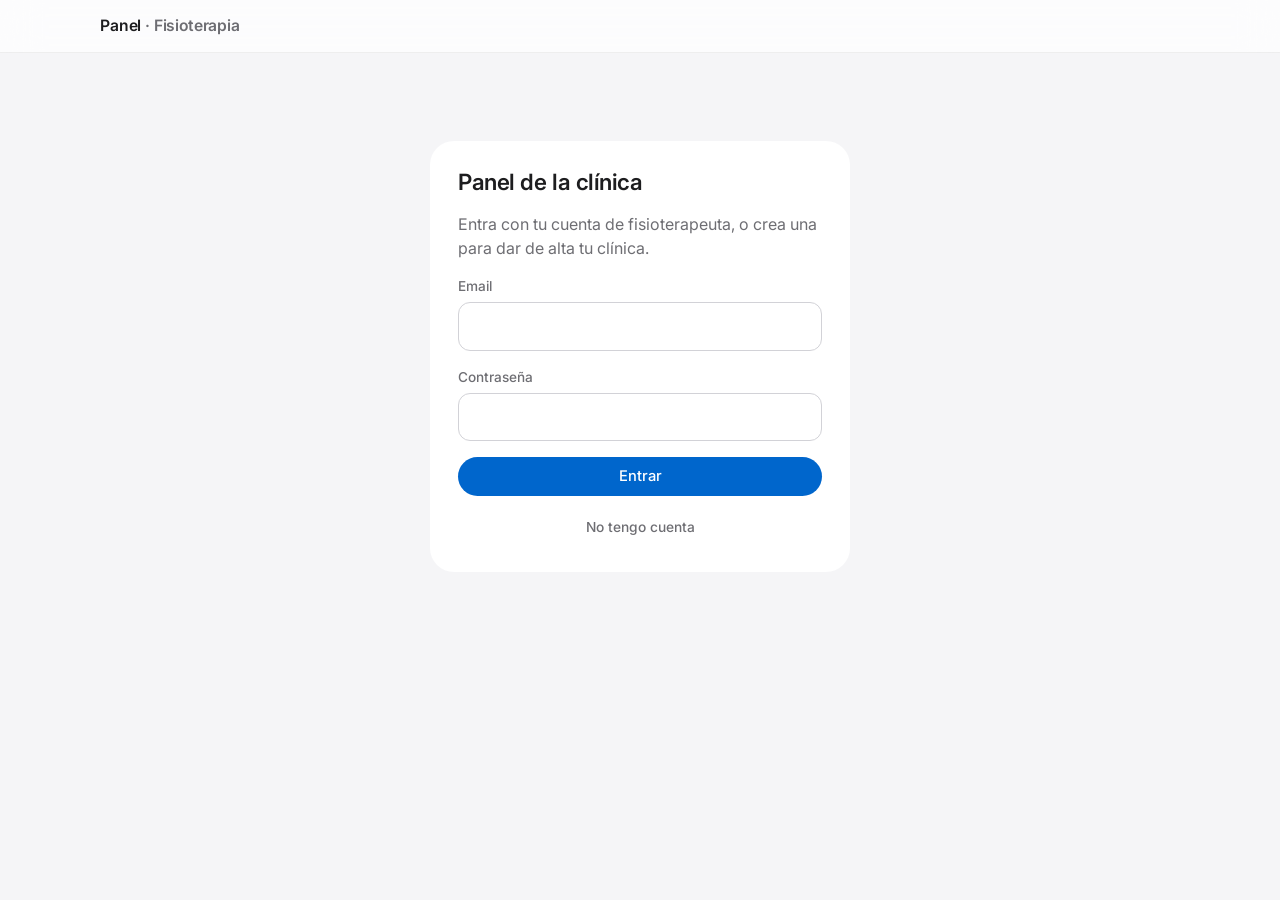
<file: consulta-fisio/app/admin.html>
<!doctype html>
<html lang="es">
<head>
<meta charset="utf-8">
<meta name="viewport" content="width=device-width,initial-scale=1,viewport-fit=cover">
<meta name="robots" content="noindex">
<title>Panel · Gestión de consulta</title>
<link rel="stylesheet" href="https://fonts.googleapis.com/css2?family=Inter:wght@400;500;600;700&display=swap">
<link rel="stylesheet" href="app.css">
</head>
<body>
<header class="nav">
  <div class="wrap">
    <span class="brand"><span id="clinic-name">Panel</span> <span class="muted">· Fisioterapia</span></span>
    <nav id="nav" hidden>
      <button class="tab" type="button" data-view="seguimiento">Seguimiento</button>
      <button class="tab" type="button" data-view="pacientes">Pacientes</button>
      <button class="tab" type="button" data-view="productos">Biblioteca</button>
      <button class="tab" type="button" data-view="ajustes">Ajustes</button>
      <button class="tab" type="button" id="logout">Salir</button>
    </nav>
  </div>
  <div id="banner" hidden></div>
</header>

<main class="wrap">
  <section id="auth"></section>
  <section id="onboard" hidden></section>

  <section id="v-seguimiento" hidden>
    <div class="pagehead"><h1>Seguimiento</h1></div>
    <div class="stats" id="track-stats"></div>
    <div id="tracking"></div>
  </section>

  <section id="v-pacientes" hidden>
    <div class="pagehead">
      <h1>Pacientes</h1>
      <button class="pill" type="button" id="new-patient">Nuevo paciente</button>
    </div>
    <div class="split">
      <div class="panel" id="patient-list"></div>
      <div class="panel" id="patient-card"></div>
    </div>
  </section>

  <section id="v-productos" hidden>
    <div class="pagehead">
      <div><h1>Biblioteca clínica</h1><p class="muted">Plantillas internas de la clínica. Los pacientes solo ven lo que se les asigna.</p></div>
      <button class="pill" type="button" id="new-product">Nuevo programa</button>
    </div>
    <div class="filters" id="lib-filters"></div>
    <p class="muted small" id="lib-count" style="margin-bottom:14px"></p>
    <div class="grid" id="grid"></div>
  </section>

  <section id="v-ajustes" hidden>
    <div class="pagehead"><h1>Ajustes y facturación</h1></div>
    <div class="stack" id="billing"></div>
  </section>
</main>

<dialog id="rx" aria-label="Prescripción y evolución"><div class="dlg" id="rx-body"></div></dialog>
<dialog id="editor" aria-label="Editor de programa"><div class="dlg" id="editor-body"></div></dialog>
<dialog id="upgrade" aria-label="Mejorar plan"><div class="dlg" id="upgrade-body"></div></dialog>

<script src="vendor/supabase.js"></script>
<script src="config.js"></script>
<script src="common.js"></script>
<script src="clinical.js"></script>
<script src="pdf.js"></script>
<script src="admin.js"></script>
<script src="tracking.js"></script>
<script src="billing.js"></script>
</body>
</html>
</file>
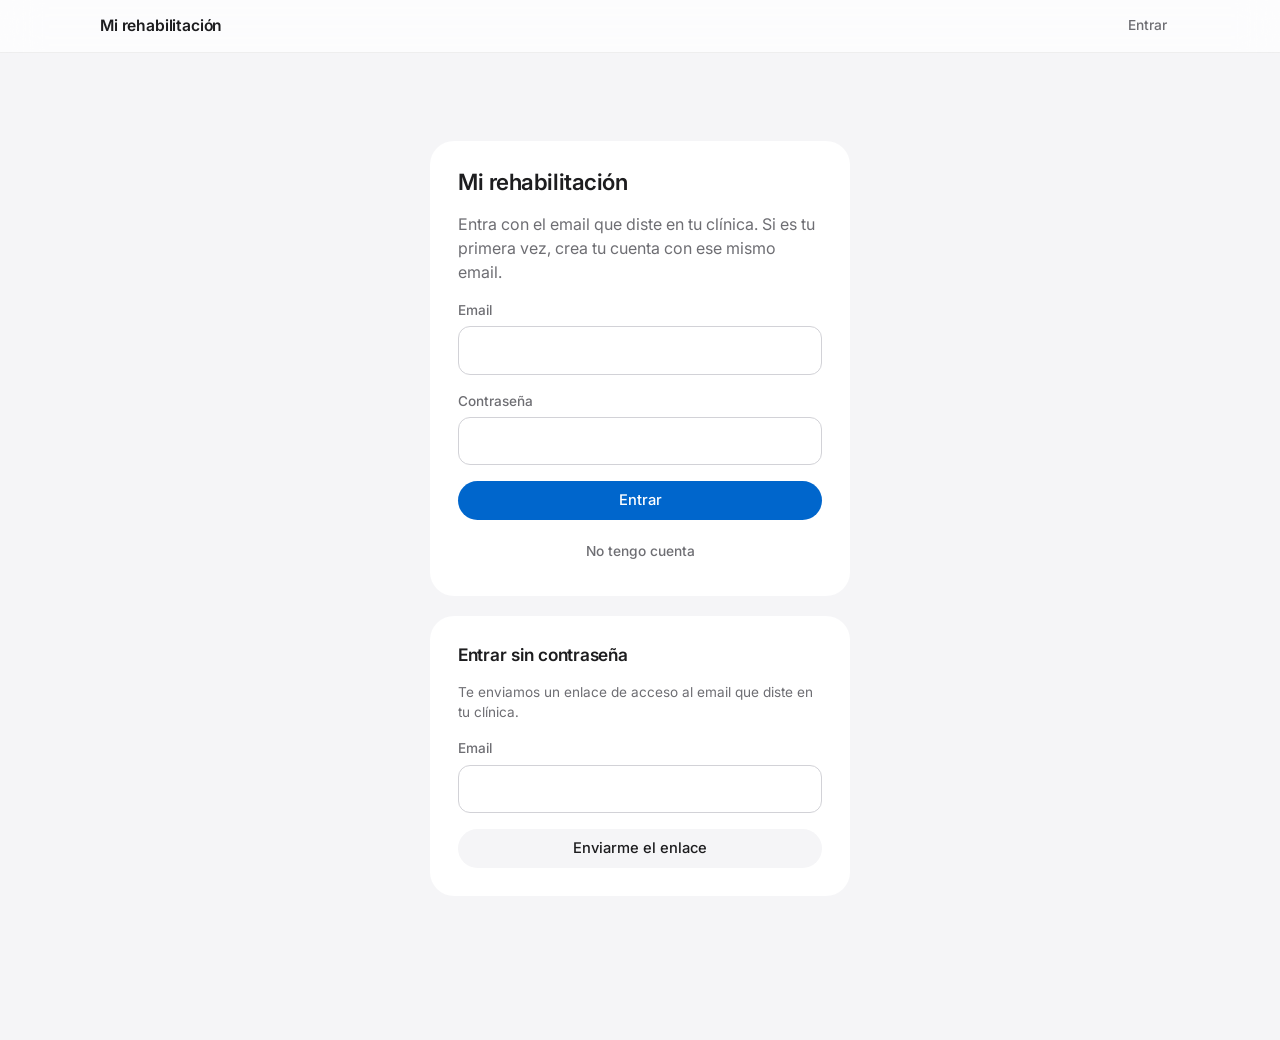
<file: consulta-fisio/app/portal.html>
<!doctype html>
<html lang="es">
<head>
<meta charset="utf-8">
<meta name="viewport" content="width=device-width,initial-scale=1,viewport-fit=cover">
<meta name="robots" content="noindex">
<title>Mi rehabilitación</title>
<link rel="stylesheet" href="https://fonts.googleapis.com/css2?family=Inter:wght@400;500;600;700&display=swap">
<link rel="stylesheet" href="app.css">
</head>
<body>
<header class="nav">
  <div class="wrap">
    <a class="brand" href="#">Mi rehabilitación</a>
    <nav><button class="tab" type="button" id="session"></button></nav>
  </div>
</header>
<main class="wrap" id="view"></main>

<script src="vendor/supabase.js"></script>
<script src="config.js"></script>
<script src="common.js"></script>
<script src="clinical.js"></script>
<script src="plan.js"></script>
<script src="portal.js"></script>
</body>
</html>
</file>
<file: consulta-fisio/app/app.css>
/* Sistema de diseño compartido por el panel y el portal: el mismo de la página de venta. */
:root{
  color-scheme:light;
  --white:#FFFFFF; --grey:#F5F5F7; --ink:#1D1D1F; --muted:#6E6E73; --hair:#D2D2D7; --hair-soft:#E8E8ED;
  --accent:#0066CC; --accent-press:#0055AD; --on-accent:#FFFFFF;
  --ok:#1B6B46; --ok-bg:#E6F2EB; --off:#6E6E73; --off-bg:#EDEDF0; --bad:#A83A32; --bad-bg:#F8E9E7; --warn:#7A5B12; --warn-bg:#F6EFD9;
  --font:"Inter",-apple-system,BlinkMacSystemFont,"Helvetica Neue","Segoe UI",Arial,sans-serif;
  --ease:cubic-bezier(0.16,1,0.3,1);
  --r:24px;
}
*{box-sizing:border-box}
[hidden]{display:none!important}
body{margin:0;background:var(--grey);color:var(--ink);font:400 16px/1.5 var(--font);-webkit-font-smoothing:antialiased;font-variant-numeric:tabular-nums}
.wrap{max-width:1120px;margin:0 auto;padding:0 max(20px,env(safe-area-inset-right,0px)) 0 max(20px,env(safe-area-inset-left,0px))}
main.wrap{padding-block:40px 96px}
h1,h2,h3,p{margin:0}
h1{font-size:clamp(1.9rem,4vw,2.6rem);line-height:1.08;letter-spacing:-.03em;font-weight:600}
h2{font-size:1.4rem;line-height:1.2;letter-spacing:-.02em;font-weight:600}
h3{font-size:1.08rem;line-height:1.25;letter-spacing:-.015em;font-weight:600}
a{color:var(--accent)}
.muted{color:var(--muted)}
.small{font-size:.85rem}
:focus-visible{outline:2px solid var(--accent);outline-offset:2px;border-radius:6px}

.nav{position:sticky;top:0;z-index:9;background:rgba(255,255,255,.72);-webkit-backdrop-filter:saturate(180%) blur(20px);backdrop-filter:saturate(180%) blur(20px);border-bottom:1px solid rgba(0,0,0,.06)}
.nav .wrap{display:flex;align-items:center;justify-content:space-between;gap:12px;min-height:52px;flex-wrap:wrap}
.brand{font-weight:600;font-size:.98rem;letter-spacing:-.01em;text-decoration:none;color:var(--ink)}
.nav nav{display:flex;align-items:center;gap:4px;flex-wrap:wrap}
.tab{appearance:none;border:0;background:transparent;color:var(--muted);font:500 .86rem/1 var(--font);padding:9px 13px;border-radius:999px;cursor:pointer;text-decoration:none;transition:background .4s var(--ease),color .4s var(--ease)}
.tab[aria-current="true"]{background:var(--ink);color:var(--white)}

.pill,.ghost,.danger{display:inline-flex;align-items:center;justify-content:center;gap:6px;border-radius:999px;font:500 .92rem/1 var(--font);padding:12px 20px;border:0;cursor:pointer;text-decoration:none;transition:background .4s var(--ease),transform .4s var(--ease);white-space:nowrap}
.pill{background:var(--accent);color:var(--on-accent)}
.pill:hover{background:var(--accent-press)}
.ghost{background:var(--white);color:var(--ink);box-shadow:inset 0 0 0 1px var(--hair)}
.grey-bg .ghost,.ghost.on-white{background:var(--grey);box-shadow:none}
.ghost:hover{background:var(--hair-soft)}
.danger{background:var(--bad-bg);color:var(--bad)}
.sm{padding:8px 13px;font-size:.82rem}
button:disabled{opacity:.5;cursor:default}

.pagehead{display:flex;align-items:center;justify-content:space-between;gap:16px;flex-wrap:wrap;margin-bottom:28px}
.panel{background:var(--white);border-radius:var(--r);padding:28px;min-width:0}
.stats{display:grid;grid-template-columns:repeat(3,minmax(0,1fr));gap:16px;margin-bottom:24px}
.stats .panel{padding:22px 24px}
.stats b{display:block;font-size:2rem;font-weight:600;letter-spacing:-.03em;line-height:1.1}
@media (max-width:640px){.stats{grid-template-columns:minmax(0,1fr)}}

.grid{display:grid;grid-template-columns:repeat(3,minmax(0,1fr));gap:20px}
@media (max-width:900px){.grid{grid-template-columns:repeat(2,minmax(0,1fr))}}
@media (max-width:600px){.grid{grid-template-columns:minmax(0,1fr)}}
.card{background:var(--white);border-radius:var(--r);overflow:hidden;display:flex;flex-direction:column;min-width:0;transition:transform .6s var(--ease)}
.card.hover:hover{transform:scale(1.015)}
.cover{aspect-ratio:16/10;max-width:100%;background:var(--hair-soft) center/cover no-repeat;display:flex;align-items:flex-start;justify-content:space-between;padding:14px;color:var(--muted);font-size:.82rem}
.card .body{padding:20px 22px 22px;display:flex;flex-direction:column;gap:8px;flex:1}
.card .row{display:flex;align-items:center;justify-content:space-between;gap:10px;margin-top:auto;padding-top:14px;flex-wrap:wrap}
.amt{font-size:1.15rem;font-weight:600;letter-spacing:-.02em}
.actions{display:flex;flex-wrap:wrap;gap:6px}
.chip{display:inline-block;border-radius:999px;font:500 .76rem/1.2 var(--font);padding:5px 11px;background:var(--off-bg);color:var(--off)}
.chip.published,.chip.ok{background:var(--ok-bg);color:var(--ok)}
.chip.draft{background:var(--warn-bg);color:var(--warn)}
.empty{padding:56px 24px;text-align:center;color:var(--muted);background:var(--white);border-radius:var(--r)}

label{display:flex;flex-direction:column;gap:6px;font-size:.85rem;font-weight:500;color:var(--muted)}
input[type=text],input[type=email],input[type=password],input[type=tel],input[type=url],input[type=number],select,textarea{font:400 1rem/1.4 var(--font);color:var(--ink);background:var(--white);border:1px solid var(--hair);border-radius:12px;padding:12px 14px;width:100%;min-width:0}
textarea{min-height:96px;resize:vertical}
.form{display:flex;flex-direction:column;gap:16px}
.two{display:grid;grid-template-columns:repeat(2,minmax(0,1fr));gap:16px}
@media (max-width:600px){.two{grid-template-columns:minmax(0,1fr)}}
.err{color:var(--bad);font-size:.88rem}
.authbox{max-width:420px;margin:48px auto}

/* subida de archivos */
.drop{border:1.5px dashed var(--hair);border-radius:18px;padding:28px 20px;text-align:center;color:var(--muted);cursor:pointer;transition:background .4s var(--ease),border-color .4s var(--ease);background:var(--grey)}
.drop.over{border-color:var(--accent);background:#EAF2FB}
.drop b{color:var(--ink);font-weight:600}
.bar{height:6px;border-radius:999px;background:var(--hair-soft);overflow:hidden;margin-top:14px}
.bar i{display:block;height:100%;width:0;background:var(--accent);transition:width .2s linear}

/* editor */
dialog{border:0;border-radius:var(--r);padding:0;width:min(760px,calc(100vw - 24px));max-height:calc(100dvh - 24px);color:var(--ink)}
dialog::backdrop{background:rgba(0,0,0,.35);-webkit-backdrop-filter:blur(6px);backdrop-filter:blur(6px)}
.dlg{padding:28px;display:flex;flex-direction:column;gap:22px}
.dlghead{display:flex;justify-content:space-between;align-items:center;gap:12px}
.steps{display:flex;gap:6px;flex-wrap:wrap}
.steps span{font-size:.82rem;font-weight:500;color:var(--muted);padding:7px 12px;border-radius:999px;background:var(--grey)}
.steps span[aria-current="step"]{background:var(--ink);color:var(--white)}
.dlgfoot{display:flex;justify-content:space-between;gap:10px;flex-wrap:wrap}
.coverprev{aspect-ratio:16/10;max-width:320px;width:100%;border-radius:18px;background:var(--hair-soft) center/cover no-repeat}
.lessons{list-style:none;margin:0;padding:0;display:flex;flex-direction:column;gap:8px}
.lessons li{display:flex;align-items:center;gap:10px;background:var(--grey);border-radius:14px;padding:10px 12px;min-width:0}
.lessons li.dragging{opacity:.4}
.lessons .grip{cursor:grab;color:var(--muted);user-select:none;padding:0 4px}
.lessons .t{flex:1;min-width:0;overflow-wrap:anywhere}
.iconbtn{appearance:none;border:0;background:var(--white);border-radius:999px;width:32px;height:32px;cursor:pointer;color:var(--ink);font-size:.9rem;flex:none}

/* pacientes */
.split{display:grid;grid-template-columns:minmax(0,5fr) minmax(0,7fr);gap:20px;align-items:start}
@media (max-width:860px){.split{grid-template-columns:minmax(0,1fr)}}
.list{list-style:none;margin:0;padding:0}
.list li{border-top:1px solid var(--hair-soft)}
.list li:first-child{border-top:0}
.list button{appearance:none;border:0;background:transparent;width:100%;text-align:left;padding:14px 4px;font:inherit;color:inherit;cursor:pointer;display:flex;justify-content:space-between;gap:10px}
.list button[aria-current="true"]{color:var(--accent);font-weight:600}
.rows{display:flex;flex-direction:column}
.rows>div{display:flex;justify-content:space-between;align-items:center;gap:12px;padding:14px 0;border-top:1px solid var(--hair-soft);flex-wrap:wrap}
.stack{display:flex;flex-direction:column;gap:18px}

/* portal: reproductor */
.player{display:grid;grid-template-columns:minmax(0,4fr) minmax(0,8fr);gap:20px;align-items:start}
@media (max-width:860px){.player{grid-template-columns:minmax(0,1fr)}.player .stagebox{order:-1}}
.frame{aspect-ratio:16/9;max-width:100%;width:100%;background:#000;border-radius:18px;overflow:hidden}
.frame video,.frame iframe{width:100%;height:100%;border:0;display:block}
.lessonlist{list-style:none;margin:0;padding:0}
.lessonlist li{display:flex;align-items:center;gap:10px;border-top:1px solid var(--hair-soft);padding:4px 0}
.lessonlist li:first-child{border-top:0}
.lessonlist button{appearance:none;border:0;background:transparent;flex:1;min-width:0;text-align:left;padding:12px 4px;font:inherit;color:inherit;cursor:pointer;overflow-wrap:anywhere}
.lessonlist button[aria-current="true"]{color:var(--accent);font-weight:600}
.lessonlist input{width:20px;height:20px;accent-color:var(--accent);flex:none}
.progress{height:6px;border-radius:999px;background:var(--hair-soft);overflow:hidden}
.progress i{display:block;height:100%;background:var(--accent)}
.toast{position:fixed;left:50%;bottom:max(24px,env(safe-area-inset-bottom,0px));transform:translateX(-50%);background:var(--ink);color:var(--white);padding:12px 18px;border-radius:999px;font-size:.9rem;z-index:99;max-width:calc(100vw - 32px)}
.toast.bad{background:var(--bad)}
@media (prefers-reduced-motion:reduce){*{transition:none!important}}

/* ficha clínica e infografía */
.sheet{display:flex;flex-direction:column;gap:20px}
.sheet h2{margin-bottom:10px}
.sheet ul{margin:8px 0 0;padding-left:20px;display:flex;flex-direction:column;gap:6px}
.sheet .tags{margin-bottom:14px}
.sech{font-size:1.7rem;letter-spacing:-.025em}
.phases{list-style:none;margin:14px 0 14px;padding:0;display:grid;grid-template-columns:repeat(3,minmax(0,1fr));gap:14px}
.phases>li{background:var(--grey);border-radius:18px;padding:20px;min-width:0;border-top:4px solid var(--accent)}
.phases>li:nth-child(1){border-top-color:#8FB8E3}.phases>li:nth-child(2){border-top-color:#4A8FD4}
.phn{font-size:.76rem;font-weight:600;color:var(--accent);text-transform:uppercase;letter-spacing:.06em}
.when{font-weight:600;margin:2px 0 6px}
@media (max-width:760px){.phases{grid-template-columns:minmax(0,1fr)}}
.lights{display:grid;grid-template-columns:repeat(3,minmax(0,1fr));gap:12px;margin:6px 0 12px}
.lights div{display:flex;flex-direction:column;gap:4px;background:var(--grey);border-radius:16px;padding:16px;min-width:0}
.lights i{width:16px;height:16px;border-radius:50%;display:block}
.lights .g{background:#2E9B63}.lights .a{background:#D9A521}.lights .r{background:#C94A40}
.lights span{color:var(--muted);font-size:.9rem}
@media (max-width:600px){.lights{grid-template-columns:minmax(0,1fr)}}
.flags{background:var(--bad-bg)}
.flags h2{color:var(--bad)}
.exlist{display:flex;flex-direction:column;gap:16px;margin-top:14px}
.ex{display:grid;grid-template-columns:minmax(0,5fr) minmax(0,7fr);gap:24px;align-items:start}
@media (max-width:760px){.ex{grid-template-columns:minmax(0,1fr)}}
.exfig{background:var(--grey);border-radius:18px;padding:10px;min-width:0}
.pose{display:block;width:100%;height:auto}
.pose .limb{stroke:var(--ink);stroke-width:5;stroke-linecap:round}
.pose .far{stroke:#A9A9B2;stroke-width:5;stroke-linecap:round}
.pose .head{fill:var(--ink)}
.pose .floor,.pose .prop{stroke:var(--hair);stroke-width:2;stroke-linecap:round}
.pose .propfill{fill:var(--hair)}
.pose .band{stroke:var(--accent);stroke-width:2.5;stroke-linecap:round;fill:none}
.pose .weight{fill:var(--accent)}
.pose .cap{font:500 10px var(--font);fill:var(--muted)}
.dose{display:grid;grid-template-columns:repeat(2,minmax(0,1fr));gap:8px;margin:14px 0 0}
.dose div{background:var(--grey);border-radius:12px;padding:10px 12px;min-width:0}
.dose dt{font-size:.74rem;color:var(--muted)}
.dose dd{margin:2px 0 0;font-weight:600;font-size:.92rem}
.check{flex-direction:row;align-items:center;gap:10px;margin-top:14px;color:var(--ink);font-size:.95rem;cursor:pointer}
.check input{width:20px;height:20px;accent-color:var(--accent)}
.disclaimer{text-align:center}
.filters{display:flex;gap:12px;flex-wrap:wrap;margin-bottom:24px;align-items:flex-end}
.filters label{flex:1 1 220px}
.plan{background:var(--ink);color:var(--white);border-radius:var(--r);padding:24px 28px;display:flex;justify-content:space-between;align-items:center;gap:16px;flex-wrap:wrap;margin-bottom:24px}
.plan .muted{color:#A1A1A6}
.cover.auto{align-items:flex-end;justify-content:flex-start;font-size:1.3rem;font-weight:600;letter-spacing:-.02em;color:var(--ink);padding:18px}
.choices{display:grid;grid-template-columns:repeat(2,minmax(0,1fr));gap:14px}
@media (max-width:600px){.choices{grid-template-columns:minmax(0,1fr)}}
.choice{background:var(--grey);border-radius:18px;padding:22px;display:flex;flex-direction:column;gap:10px;min-width:0}
.choice.best{box-shadow:inset 0 0 0 2px var(--accent)}
.choice .amt{font-size:1.6rem}
.exed{background:var(--grey);border-radius:16px;padding:6px 16px}
.exed summary{cursor:pointer;padding:10px 0;font-weight:600}
.exed .form{padding:6px 0 14px}

@media print{
  body{background:#fff}
  .nav,.noprint,.toast,dialog{display:none!important}
  main.wrap{padding:0;max-width:none}
  .panel{padding:14px 0;border-radius:0;break-inside:avoid}
  .flags{background:none;border:1.5px solid var(--bad);padding:14px;border-radius:10px}
  .phases>li,.lights div,.dose div,.exfig{border:1px solid var(--hair);background:none}
  .ex{grid-template-columns:4fr 8fr;break-inside:avoid}
  h1{font-size:22pt}
}

/* seguimiento */
.sem{display:inline-flex;align-items:center;gap:7px;border-radius:999px;padding:5px 11px;font:500 .78rem/1.2 var(--font);background:var(--off-bg);color:var(--off);white-space:nowrap}
.sem i{width:9px;height:9px;border-radius:50%;background:currentColor;flex:none}
.sem.green{background:var(--ok-bg);color:var(--ok)}.sem.amber{background:var(--warn-bg);color:var(--warn)}.sem.red{background:var(--bad-bg);color:var(--bad)}
.tablewrap{overflow-x:auto}
table.track{border-collapse:collapse;width:100%;min-width:720px;font-size:.92rem}
table.track th{text-align:left;font-weight:500;color:var(--muted);font-size:.8rem;padding:10px 12px;border-bottom:1px solid var(--hair-soft);white-space:nowrap}
table.track td{padding:14px 12px;border-bottom:1px solid var(--hair-soft);vertical-align:middle}
.chart{position:relative}
.chart svg{display:block;width:100%;height:auto}
.chart .grid{stroke:var(--hair-soft);stroke-width:1}
.chart .axis{font:11px var(--font);fill:var(--muted)}
.chart .val{font:600 12px var(--font);fill:var(--ink)}
.chart .line{stroke:var(--accent);stroke-width:2;stroke-linejoin:round;stroke-linecap:round}
.chart .dot{fill:var(--accent);stroke:var(--white);stroke-width:2}
.chart .thr{stroke:var(--bad);stroke-width:1;stroke-dasharray:4 4}
.chart .hit{fill:transparent;cursor:pointer;outline:none}
.chart .hit:focus-visible{stroke:var(--accent);stroke-width:2}
.chart .tip{position:absolute;transform:translate(-50%,-100%);background:var(--ink);color:var(--white);font-size:.78rem;padding:6px 10px;border-radius:8px;pointer-events:none;max-width:240px;text-align:center}
.kpis{display:grid;grid-template-columns:repeat(4,minmax(0,1fr));gap:10px}
.kpis div{background:var(--grey);border-radius:14px;padding:12px 14px;min-width:0}
.kpis b{display:block;font-size:1.25rem;letter-spacing:-.02em}
@media (max-width:600px){.kpis{grid-template-columns:repeat(2,minmax(0,1fr))}}
.chat{display:flex;flex-direction:column;gap:8px;max-height:320px;overflow-y:auto;padding:4px}
.msg{align-self:flex-start;max-width:85%;background:var(--grey);border-radius:16px 16px 16px 4px;padding:10px 14px}
.msg.mine{align-self:flex-end;background:#E3EEFA;border-radius:16px 16px 4px 16px}
.msg p{overflow-wrap:anywhere;white-space:pre-wrap}
.chatform{display:flex;gap:8px;align-items:flex-end}
.chatform textarea{min-height:48px;flex:1}
.rxrow{display:grid;grid-template-columns:auto minmax(0,2.2fr) repeat(4,minmax(0,1fr));gap:8px;align-items:center;padding:8px 0;border-top:1px solid var(--hair-soft)}
.rxrow input[type=text]{padding:8px 10px;font-size:.88rem;border-radius:10px}
.rxrow .ins{grid-column:2/-1}
@media (max-width:640px){.rxrow{grid-template-columns:auto repeat(2,minmax(0,1fr))}.rxrow .nm,.rxrow .ins{grid-column:2/-1}}
.days{display:flex;gap:6px;flex-wrap:wrap}
.days label{flex-direction:row;align-items:center;justify-content:center;width:42px;height:42px;border-radius:50%;background:var(--grey);color:var(--ink);cursor:pointer;font-weight:600}
.days input{position:absolute;opacity:0;pointer-events:none}
.days label:has(input:checked){background:var(--accent);color:var(--on-accent)}
.days label:has(input:focus-visible){outline:2px solid var(--accent);outline-offset:2px}
.slider{display:flex;flex-direction:column;gap:6px}
.slider .top{display:flex;justify-content:space-between;align-items:baseline;color:var(--ink);font-size:1rem}
.slider output{font-size:1.6rem;font-weight:600;letter-spacing:-.03em}
.slider input[type=range]{width:100%;height:32px;accent-color:var(--accent)}
.slider .ends{display:flex;justify-content:space-between;font-size:.78rem;color:var(--muted);font-weight:400}
.planex{display:flex;flex-direction:column;gap:14px}
.planex.done{opacity:.6}
.note{background:#E3EEFA;border-radius:16px;padding:14px 16px}
.sticky-cta{position:sticky;bottom:max(12px,env(safe-area-inset-bottom,0px));display:flex;justify-content:center;margin-top:20px;z-index:5}
.sticky-cta .pill{box-shadow:0 10px 30px -10px rgba(0,60,130,.6);padding:16px 28px}

/* suscripción de la clínica */
.banner{background:#E3EEFA;color:var(--ink);font-size:.88rem}
.banner.amber{background:var(--warn-bg);color:var(--warn)}
.banner.red{background:var(--bad-bg);color:var(--bad)}
.banner .wrap{display:flex;align-items:center;justify-content:space-between;gap:12px;min-height:40px;padding-top:6px;padding-bottom:6px;flex-wrap:wrap}
.banner .tab{background:var(--white);color:var(--ink)}
.plans{display:grid;grid-template-columns:repeat(3,minmax(0,1fr));gap:14px}
@media (max-width:820px){.plans{grid-template-columns:minmax(0,1fr)}}
.plans .choice{background:var(--grey)}
#upgrade{width:min(520px,calc(100vw - 24px))}
.chatform input{flex:1}
</file>
